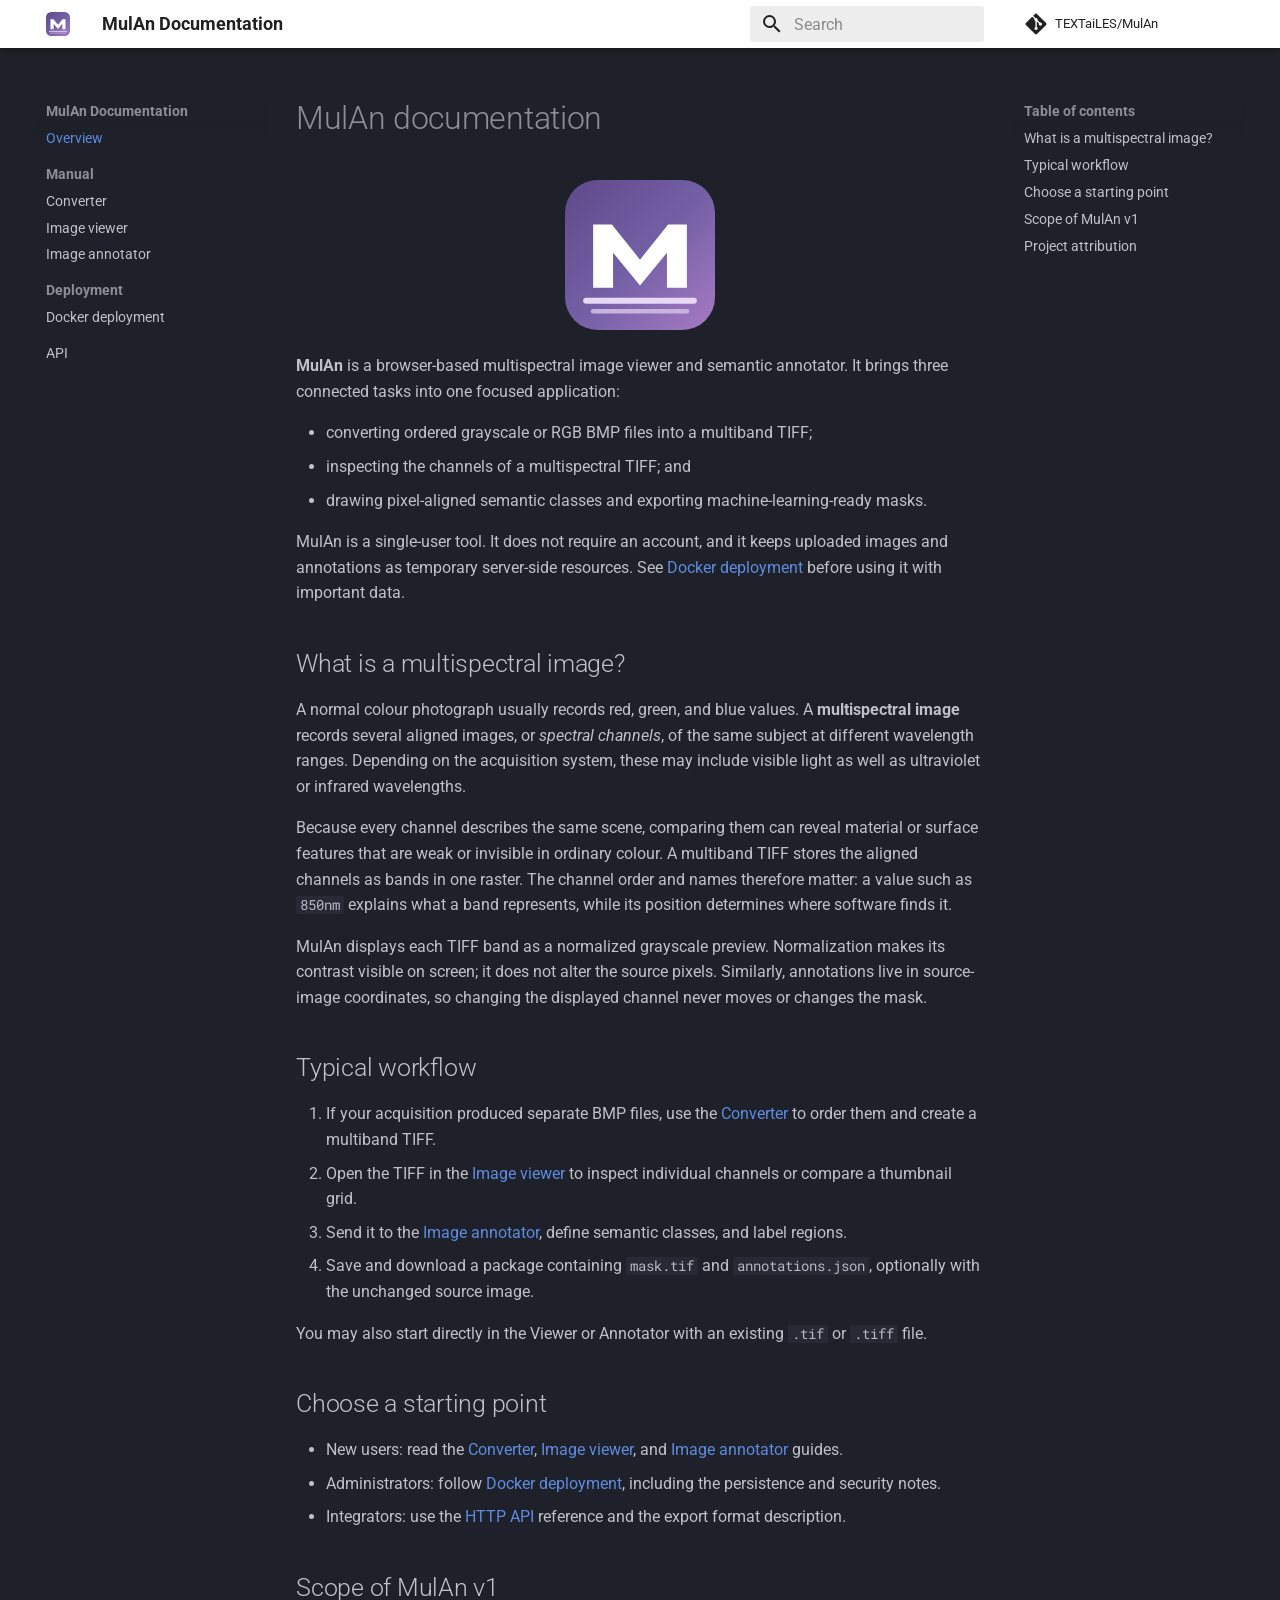
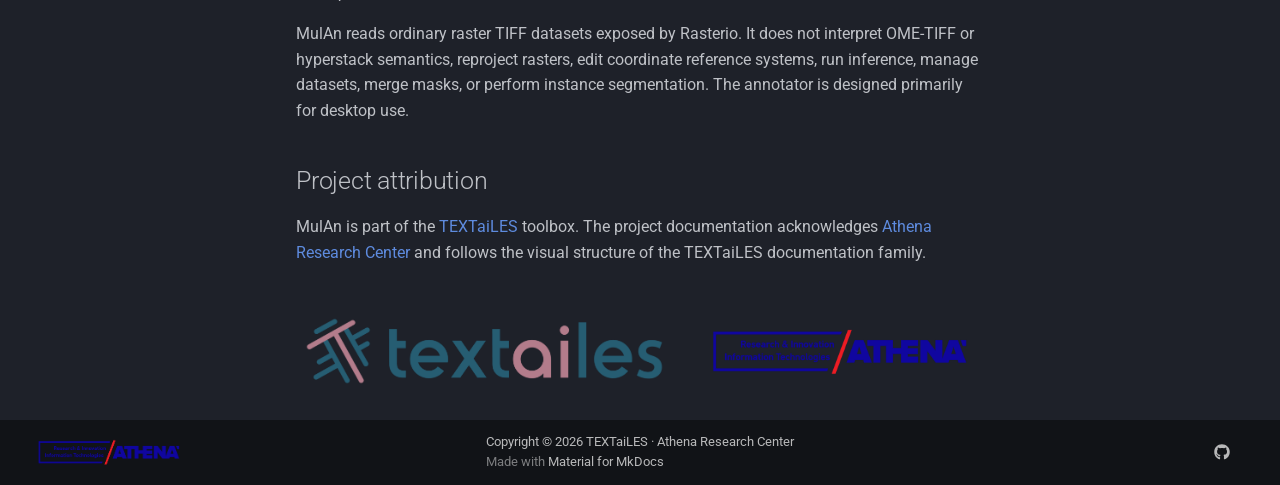
<file: index.html>
<!doctype html>
<html lang="en" class="no-js">
  <head>
    
      <meta charset="utf-8">
      <meta name="viewport" content="width=device-width,initial-scale=1">
      
        <meta name="description" content="User, deployment, and API documentation for the MulAn multispectral image viewer and annotator">
      
      
        <meta name="author" content="TEXTaiLES and Athena Research Center">
      
      
        <link rel="canonical" href="https://textailes.github.io/mulan-documentation/">
      
      
      
        <link rel="next" href="manual/converter/">
      
      
        
      
      
      <link rel="icon" href="assets/mulan-mark.svg">
      <meta name="generator" content="mkdocs-1.6.1, mkdocs-material-9.7.7">
    
    
      
        <title>MulAn Documentation</title>
      
    
    
      <link rel="stylesheet" href="assets/stylesheets/main.ec1eaa64.min.css">
      
        
        <link rel="stylesheet" href="assets/stylesheets/palette.ab4e12ef.min.css">
      
      


    
    
      
    
    
      
        
        
        <link rel="preconnect" href="https://fonts.gstatic.com" crossorigin>
        <link rel="stylesheet" href="https://fonts.googleapis.com/css?family=Roboto:300,300i,400,400i,700,700i%7CRoboto+Mono:400,400i,700,700i&display=fallback">
        <style>:root{--md-text-font:"Roboto";--md-code-font:"Roboto Mono"}</style>
      
    
    
      <link rel="stylesheet" href="stylesheets/extra.css">
    
    <script>__md_scope=new URL(".",location),__md_hash=e=>[...e].reduce(((e,_)=>(e<<5)-e+_.charCodeAt(0)),0),__md_get=(e,_=localStorage,t=__md_scope)=>JSON.parse(_.getItem(t.pathname+"."+e)),__md_set=(e,_,t=localStorage,a=__md_scope)=>{try{t.setItem(a.pathname+"."+e,JSON.stringify(_))}catch(e){}}</script>
    
      

    
    
  </head>
  
  
    
    
    
    
    
    <body dir="ltr" data-md-color-scheme="slate" data-md-color-primary="white" data-md-color-accent="indigo">
  
    
    <input class="md-toggle" data-md-toggle="drawer" type="checkbox" id="__drawer" autocomplete="off">
    <input class="md-toggle" data-md-toggle="search" type="checkbox" id="__search" autocomplete="off">
    <label class="md-overlay" for="__drawer"></label>
    <div data-md-component="skip">
      
        
        <a href="#mulan-documentation" class="md-skip">
          Skip to content
        </a>
      
    </div>
    <div data-md-component="announce">
      
    </div>
    
    
      

  

<header class="md-header md-header--shadow" data-md-component="header">
  <nav class="md-header__inner md-grid" aria-label="Header">
    <a href="." title="MulAn Documentation" class="md-header__button md-logo" aria-label="MulAn Documentation" data-md-component="logo">
      
  <img src="assets/mulan-mark.svg" alt="logo">

    </a>
    <label class="md-header__button md-icon" for="__drawer">
      
      <svg xmlns="http://www.w3.org/2000/svg" viewBox="0 0 24 24"><path d="M3 6h18v2H3zm0 5h18v2H3zm0 5h18v2H3z"/></svg>
    </label>
    <div class="md-header__title" data-md-component="header-title">
      <div class="md-header__ellipsis">
        <div class="md-header__topic">
          <span class="md-ellipsis">
            MulAn Documentation
          </span>
        </div>
        <div class="md-header__topic" data-md-component="header-topic">
          <span class="md-ellipsis">
            
              Overview
            
          </span>
        </div>
      </div>
    </div>
    
      
    
    
    
    
      
      
        <label class="md-header__button md-icon" for="__search">
          
          <svg xmlns="http://www.w3.org/2000/svg" viewBox="0 0 24 24"><path d="M9.5 3A6.5 6.5 0 0 1 16 9.5c0 1.61-.59 3.09-1.56 4.23l.27.27h.79l5 5-1.5 1.5-5-5v-.79l-.27-.27A6.52 6.52 0 0 1 9.5 16 6.5 6.5 0 0 1 3 9.5 6.5 6.5 0 0 1 9.5 3m0 2C7 5 5 7 5 9.5S7 14 9.5 14 14 12 14 9.5 12 5 9.5 5"/></svg>
        </label>
        <div class="md-search" data-md-component="search" role="dialog">
  <label class="md-search__overlay" for="__search"></label>
  <div class="md-search__inner" role="search">
    <form class="md-search__form" name="search">
      <input type="text" class="md-search__input" name="query" aria-label="Search" placeholder="Search" autocapitalize="off" autocorrect="off" autocomplete="off" spellcheck="false" data-md-component="search-query" required>
      <label class="md-search__icon md-icon" for="__search">
        
        <svg xmlns="http://www.w3.org/2000/svg" viewBox="0 0 24 24"><path d="M9.5 3A6.5 6.5 0 0 1 16 9.5c0 1.61-.59 3.09-1.56 4.23l.27.27h.79l5 5-1.5 1.5-5-5v-.79l-.27-.27A6.52 6.52 0 0 1 9.5 16 6.5 6.5 0 0 1 3 9.5 6.5 6.5 0 0 1 9.5 3m0 2C7 5 5 7 5 9.5S7 14 9.5 14 14 12 14 9.5 12 5 9.5 5"/></svg>
        
        <svg xmlns="http://www.w3.org/2000/svg" viewBox="0 0 24 24"><path d="M20 11v2H8l5.5 5.5-1.42 1.42L4.16 12l7.92-7.92L13.5 5.5 8 11z"/></svg>
      </label>
      <nav class="md-search__options" aria-label="Search">
        
        <button type="reset" class="md-search__icon md-icon" title="Clear" aria-label="Clear" tabindex="-1">
          
          <svg xmlns="http://www.w3.org/2000/svg" viewBox="0 0 24 24"><path d="M19 6.41 17.59 5 12 10.59 6.41 5 5 6.41 10.59 12 5 17.59 6.41 19 12 13.41 17.59 19 19 17.59 13.41 12z"/></svg>
        </button>
      </nav>
      
    </form>
    <div class="md-search__output">
      <div class="md-search__scrollwrap" tabindex="0" data-md-scrollfix>
        <div class="md-search-result" data-md-component="search-result">
          <div class="md-search-result__meta">
            Initializing search
          </div>
          <ol class="md-search-result__list" role="presentation"></ol>
        </div>
      </div>
    </div>
  </div>
</div>
      
    
    
      <div class="md-header__source">
        <a href="https://github.com/TEXTaiLES/MulAn" title="Go to repository" class="md-source" data-md-component="source">
  <div class="md-source__icon md-icon">
    
    <svg xmlns="http://www.w3.org/2000/svg" viewBox="0 0 448 512"><!--! Font Awesome Free 7.1.0 by @fontawesome - https://fontawesome.com License - https://fontawesome.com/license/free (Icons: CC BY 4.0, Fonts: SIL OFL 1.1, Code: MIT License) Copyright 2025 Fonticons, Inc.--><path d="M439.6 236.1 244 40.5c-5.4-5.5-12.8-8.5-20.4-8.5s-15 3-20.4 8.4L162.5 81l51.5 51.5c27.1-9.1 52.7 16.8 43.4 43.7l49.7 49.7c34.2-11.8 61.2 31 35.5 56.7-26.5 26.5-70.2-2.9-56-37.3L240.3 199v121.9c25.3 12.5 22.3 41.8 9.1 55-6.4 6.4-15.2 10.1-24.3 10.1s-17.8-3.6-24.3-10.1c-17.6-17.6-11.1-46.9 11.2-56v-123c-20.8-8.5-24.6-30.7-18.6-45L142.6 101 8.5 235.1C3 240.6 0 247.9 0 255.5s3 15 8.5 20.4l195.6 195.7c5.4 5.4 12.7 8.4 20.4 8.4s15-3 20.4-8.4l194.7-194.7c5.4-5.4 8.4-12.8 8.4-20.4s-3-15-8.4-20.4"/></svg>
  </div>
  <div class="md-source__repository">
    TEXTaiLES/MulAn
  </div>
</a>
      </div>
    
  </nav>
  
</header>
    
    <div class="md-container" data-md-component="container">
      
      
        
          
        
      
      <main class="md-main" data-md-component="main">
        <div class="md-main__inner md-grid">
          
            
              
              <div class="md-sidebar md-sidebar--primary" data-md-component="sidebar" data-md-type="navigation" >
                <div class="md-sidebar__scrollwrap">
                  <div class="md-sidebar__inner">
                    



<nav class="md-nav md-nav--primary" aria-label="Navigation" data-md-level="0">
  <label class="md-nav__title" for="__drawer">
    <a href="." title="MulAn Documentation" class="md-nav__button md-logo" aria-label="MulAn Documentation" data-md-component="logo">
      
  <img src="assets/mulan-mark.svg" alt="logo">

    </a>
    MulAn Documentation
  </label>
  
    <div class="md-nav__source">
      <a href="https://github.com/TEXTaiLES/MulAn" title="Go to repository" class="md-source" data-md-component="source">
  <div class="md-source__icon md-icon">
    
    <svg xmlns="http://www.w3.org/2000/svg" viewBox="0 0 448 512"><!--! Font Awesome Free 7.1.0 by @fontawesome - https://fontawesome.com License - https://fontawesome.com/license/free (Icons: CC BY 4.0, Fonts: SIL OFL 1.1, Code: MIT License) Copyright 2025 Fonticons, Inc.--><path d="M439.6 236.1 244 40.5c-5.4-5.5-12.8-8.5-20.4-8.5s-15 3-20.4 8.4L162.5 81l51.5 51.5c27.1-9.1 52.7 16.8 43.4 43.7l49.7 49.7c34.2-11.8 61.2 31 35.5 56.7-26.5 26.5-70.2-2.9-56-37.3L240.3 199v121.9c25.3 12.5 22.3 41.8 9.1 55-6.4 6.4-15.2 10.1-24.3 10.1s-17.8-3.6-24.3-10.1c-17.6-17.6-11.1-46.9 11.2-56v-123c-20.8-8.5-24.6-30.7-18.6-45L142.6 101 8.5 235.1C3 240.6 0 247.9 0 255.5s3 15 8.5 20.4l195.6 195.7c5.4 5.4 12.7 8.4 20.4 8.4s15-3 20.4-8.4l194.7-194.7c5.4-5.4 8.4-12.8 8.4-20.4s-3-15-8.4-20.4"/></svg>
  </div>
  <div class="md-source__repository">
    TEXTaiLES/MulAn
  </div>
</a>
    </div>
  
  <ul class="md-nav__list" data-md-scrollfix>
    
      
      
  
  
    
  
  
  
    <li class="md-nav__item md-nav__item--active">
      
      <input class="md-nav__toggle md-toggle" type="checkbox" id="__toc">
      
      
        
      
      
        <label class="md-nav__link md-nav__link--active" for="__toc">
          
  
  
  <span class="md-ellipsis">
    
  
    Overview
  

    
  </span>
  
  

          <span class="md-nav__icon md-icon"></span>
        </label>
      
      <a href="." class="md-nav__link md-nav__link--active">
        
  
  
  <span class="md-ellipsis">
    
  
    Overview
  

    
  </span>
  
  

      </a>
      
        

<nav class="md-nav md-nav--secondary" aria-label="Table of contents">
  
  
  
    
  
  
    <label class="md-nav__title" for="__toc">
      <span class="md-nav__icon md-icon"></span>
      Table of contents
    </label>
    <ul class="md-nav__list" data-md-component="toc" data-md-scrollfix>
      
        <li class="md-nav__item">
  <a href="#what-is-a-multispectral-image" class="md-nav__link">
    <span class="md-ellipsis">
      
        What is a multispectral image?
      
    </span>
  </a>
  
</li>
      
        <li class="md-nav__item">
  <a href="#typical-workflow" class="md-nav__link">
    <span class="md-ellipsis">
      
        Typical workflow
      
    </span>
  </a>
  
</li>
      
        <li class="md-nav__item">
  <a href="#choose-a-starting-point" class="md-nav__link">
    <span class="md-ellipsis">
      
        Choose a starting point
      
    </span>
  </a>
  
</li>
      
        <li class="md-nav__item">
  <a href="#scope-of-mulan-v1" class="md-nav__link">
    <span class="md-ellipsis">
      
        Scope of MulAn v1
      
    </span>
  </a>
  
</li>
      
        <li class="md-nav__item">
  <a href="#project-attribution" class="md-nav__link">
    <span class="md-ellipsis">
      
        Project attribution
      
    </span>
  </a>
  
</li>
      
    </ul>
  
</nav>
      
    </li>
  

    
      
      
  
  
  
  
    
    
    
    
      
        
        
      
    
    
    <li class="md-nav__item md-nav__item--section md-nav__item--nested">
      
        
        
        <input class="md-nav__toggle md-toggle " type="checkbox" id="__nav_2" >
        
          
          <label class="md-nav__link" for="__nav_2" id="__nav_2_label" tabindex="">
            
  
  
  <span class="md-ellipsis">
    
  
    Manual
  

    
  </span>
  
  

            <span class="md-nav__icon md-icon"></span>
          </label>
        
        <nav class="md-nav" data-md-level="1" aria-labelledby="__nav_2_label" aria-expanded="false">
          <label class="md-nav__title" for="__nav_2">
            <span class="md-nav__icon md-icon"></span>
            
  
    Manual
  

          </label>
          <ul class="md-nav__list" data-md-scrollfix>
            
              
                
  
  
  
  
    <li class="md-nav__item">
      <a href="manual/converter/" class="md-nav__link">
        
  
  
  <span class="md-ellipsis">
    
  
    Converter
  

    
  </span>
  
  

      </a>
    </li>
  

              
            
              
                
  
  
  
  
    <li class="md-nav__item">
      <a href="manual/image-viewer/" class="md-nav__link">
        
  
  
  <span class="md-ellipsis">
    
  
    Image viewer
  

    
  </span>
  
  

      </a>
    </li>
  

              
            
              
                
  
  
  
  
    <li class="md-nav__item">
      <a href="manual/image-annotator/" class="md-nav__link">
        
  
  
  <span class="md-ellipsis">
    
  
    Image annotator
  

    
  </span>
  
  

      </a>
    </li>
  

              
            
          </ul>
        </nav>
      
    </li>
  

    
      
      
  
  
  
  
    
    
    
    
      
        
        
      
    
    
    <li class="md-nav__item md-nav__item--section md-nav__item--nested">
      
        
        
        <input class="md-nav__toggle md-toggle " type="checkbox" id="__nav_3" >
        
          
          <label class="md-nav__link" for="__nav_3" id="__nav_3_label" tabindex="">
            
  
  
  <span class="md-ellipsis">
    
  
    Deployment
  

    
  </span>
  
  

            <span class="md-nav__icon md-icon"></span>
          </label>
        
        <nav class="md-nav" data-md-level="1" aria-labelledby="__nav_3_label" aria-expanded="false">
          <label class="md-nav__title" for="__nav_3">
            <span class="md-nav__icon md-icon"></span>
            
  
    Deployment
  

          </label>
          <ul class="md-nav__list" data-md-scrollfix>
            
              
                
  
  
  
  
    <li class="md-nav__item">
      <a href="deployment/docker/" class="md-nav__link">
        
  
  
  <span class="md-ellipsis">
    
  
    Docker deployment
  

    
  </span>
  
  

      </a>
    </li>
  

              
            
          </ul>
        </nav>
      
    </li>
  

    
      
      
  
  
  
  
    <li class="md-nav__item">
      <a href="api/" class="md-nav__link">
        
  
  
  <span class="md-ellipsis">
    
  
    API
  

    
  </span>
  
  

      </a>
    </li>
  

    
  </ul>
</nav>
                  </div>
                </div>
              </div>
            
            
              
              <div class="md-sidebar md-sidebar--secondary" data-md-component="sidebar" data-md-type="toc" >
                <div class="md-sidebar__scrollwrap">
                  <div class="md-sidebar__inner">
                    

<nav class="md-nav md-nav--secondary" aria-label="Table of contents">
  
  
  
    
  
  
    <label class="md-nav__title" for="__toc">
      <span class="md-nav__icon md-icon"></span>
      Table of contents
    </label>
    <ul class="md-nav__list" data-md-component="toc" data-md-scrollfix>
      
        <li class="md-nav__item">
  <a href="#what-is-a-multispectral-image" class="md-nav__link">
    <span class="md-ellipsis">
      
        What is a multispectral image?
      
    </span>
  </a>
  
</li>
      
        <li class="md-nav__item">
  <a href="#typical-workflow" class="md-nav__link">
    <span class="md-ellipsis">
      
        Typical workflow
      
    </span>
  </a>
  
</li>
      
        <li class="md-nav__item">
  <a href="#choose-a-starting-point" class="md-nav__link">
    <span class="md-ellipsis">
      
        Choose a starting point
      
    </span>
  </a>
  
</li>
      
        <li class="md-nav__item">
  <a href="#scope-of-mulan-v1" class="md-nav__link">
    <span class="md-ellipsis">
      
        Scope of MulAn v1
      
    </span>
  </a>
  
</li>
      
        <li class="md-nav__item">
  <a href="#project-attribution" class="md-nav__link">
    <span class="md-ellipsis">
      
        Project attribution
      
    </span>
  </a>
  
</li>
      
    </ul>
  
</nav>
                  </div>
                </div>
              </div>
            
          
          
            <div class="md-content" data-md-component="content">
              
              <article class="md-content__inner md-typeset">
                
                  


  
  


<h1 id="mulan-documentation">MulAn documentation<a class="headerlink" href="#mulan-documentation" title="Permanent link">&para;</a></h1>
<p align="center">
  <img src="assets/mulan-mark.svg" alt="MulAn" width="150"/>
</p>

<p><strong>MulAn</strong> is a browser-based multispectral image viewer and semantic annotator. It brings three connected tasks into one focused application:</p>
<ul>
<li>converting ordered grayscale or RGB BMP files into a multiband TIFF;</li>
<li>inspecting the channels of a multispectral TIFF; and</li>
<li>drawing pixel-aligned semantic classes and exporting machine-learning-ready masks.</li>
</ul>
<p>MulAn is a single-user tool. It does not require an account, and it keeps uploaded images and annotations as temporary server-side resources. See <a href="deployment/docker/#data-and-resource-lifetime">Docker deployment</a> before using it with important data.</p>
<h2 id="what-is-a-multispectral-image">What is a multispectral image?<a class="headerlink" href="#what-is-a-multispectral-image" title="Permanent link">&para;</a></h2>
<p>A normal colour photograph usually records red, green, and blue values. A <strong>multispectral image</strong> records several aligned images, or <em>spectral channels</em>, of the same subject at different wavelength ranges. Depending on the acquisition system, these may include visible light as well as ultraviolet or infrared wavelengths.</p>
<p>Because every channel describes the same scene, comparing them can reveal material or surface features that are weak or invisible in ordinary colour. A multiband TIFF stores the aligned channels as bands in one raster. The channel order and names therefore matter: a value such as <code>850nm</code> explains what a band represents, while its position determines where software finds it.</p>
<p>MulAn displays each TIFF band as a normalized grayscale preview. Normalization makes its contrast visible on screen; it does not alter the source pixels. Similarly, annotations live in source-image coordinates, so changing the displayed channel never moves or changes the mask.</p>
<h2 id="typical-workflow">Typical workflow<a class="headerlink" href="#typical-workflow" title="Permanent link">&para;</a></h2>
<ol>
<li>If your acquisition produced separate BMP files, use the <a href="manual/converter/">Converter</a> to order them and create a multiband TIFF.</li>
<li>Open the TIFF in the <a href="manual/image-viewer/">Image viewer</a> to inspect individual channels or compare a thumbnail grid.</li>
<li>Send it to the <a href="manual/image-annotator/">Image annotator</a>, define semantic classes, and label regions.</li>
<li>Save and download a package containing <code>mask.tif</code> and <code>annotations.json</code>, optionally with the unchanged source image.</li>
</ol>
<p>You may also start directly in the Viewer or Annotator with an existing <code>.tif</code> or <code>.tiff</code> file.</p>
<h2 id="choose-a-starting-point">Choose a starting point<a class="headerlink" href="#choose-a-starting-point" title="Permanent link">&para;</a></h2>
<ul>
<li>New users: read the <a href="manual/converter/">Converter</a>, <a href="manual/image-viewer/">Image viewer</a>, and <a href="manual/image-annotator/">Image annotator</a> guides.</li>
<li>Administrators: follow <a href="deployment/docker/">Docker deployment</a>, including the persistence and security notes.</li>
<li>Integrators: use the <a href="api/">HTTP API</a> reference and the export format description.</li>
</ul>
<h2 id="scope-of-mulan-v1">Scope of MulAn v1<a class="headerlink" href="#scope-of-mulan-v1" title="Permanent link">&para;</a></h2>
<p>MulAn reads ordinary raster TIFF datasets exposed by Rasterio. It does not interpret OME-TIFF or hyperstack semantics, reproject rasters, edit coordinate reference systems, run inference, manage datasets, merge masks, or perform instance segmentation. The annotator is designed primarily for desktop use.</p>
<h2 id="project-attribution">Project attribution<a class="headerlink" href="#project-attribution" title="Permanent link">&para;</a></h2>
<p>MulAn is part of the <a href="https://www.echoes-eccch.eu/textailes/">TEXTaiLES</a> toolbox. The project documentation acknowledges <a href="https://www.athenarc.gr/">Athena Research Center</a> and follows the visual structure of the TEXTaiLES documentation family.</p>
<div class="project-logos">
  <a href="https://www.echoes-eccch.eu/textailes/" target="_blank" rel="noopener">
    <img src="assets/Logo-Textailes-Colour-RGB-Hor.png" alt="TEXTaiLES"/>
  </a>
  <a href="https://www.athenarc.gr/" target="_blank" rel="noopener">
    <img src="assets/athenarc-logo.png" alt="Athena Research Center"/>
  </a>
</div>












                
              </article>
            </div>
          
          
<script>var target=document.getElementById(location.hash.slice(1));target&&target.name&&(target.checked=target.name.startsWith("__tabbed_"))</script>
        </div>
        
          <button type="button" class="md-top md-icon" data-md-component="top" hidden>
  
  <svg xmlns="http://www.w3.org/2000/svg" viewBox="0 0 24 24"><path d="M13 20h-2V8l-5.5 5.5-1.42-1.42L12 4.16l7.92 7.92-1.42 1.42L13 8z"/></svg>
  Back to top
</button>
        
      </main>
      
        <footer class="md-footer">
  
  <div class="md-footer-meta md-typeset">
    <div class="md-footer-meta__inner md-grid">
      <div class="md-copyright">
  
    <div class="md-copyright__highlight">
      Copyright &copy; 2026 TEXTaiLES &middot; Athena Research Center
    </div>
  
  
    Made with
    <a href="https://squidfunk.github.io/mkdocs-material/" target="_blank" rel="noopener">
      Material for MkDocs
    </a>
  
</div>
      
        
<div class="md-social">
  
    
    
    
    
      
      
    
    <a href="https://github.com/TEXTaiLES/MulAn" target="_blank" rel="noopener" title="github.com" class="md-social__link">
      <svg xmlns="http://www.w3.org/2000/svg" viewBox="0 0 512 512"><!--! Font Awesome Free 7.1.0 by @fontawesome - https://fontawesome.com License - https://fontawesome.com/license/free (Icons: CC BY 4.0, Fonts: SIL OFL 1.1, Code: MIT License) Copyright 2025 Fonticons, Inc.--><path d="M173.9 397.4c0 2-2.3 3.6-5.2 3.6-3.3.3-5.6-1.3-5.6-3.6 0-2 2.3-3.6 5.2-3.6 3-.3 5.6 1.3 5.6 3.6m-31.1-4.5c-.7 2 1.3 4.3 4.3 4.9 2.6 1 5.6 0 6.2-2s-1.3-4.3-4.3-5.2c-2.6-.7-5.5.3-6.2 2.3m44.2-1.7c-2.9.7-4.9 2.6-4.6 4.9.3 2 2.9 3.3 5.9 2.6 2.9-.7 4.9-2.6 4.6-4.6-.3-1.9-3-3.2-5.9-2.9M252.8 8C114.1 8 8 113.3 8 252c0 110.9 69.8 205.8 169.5 239.2 12.8 2.3 17.3-5.6 17.3-12.1 0-6.2-.3-40.4-.3-61.4 0 0-70 15-84.7-29.8 0 0-11.4-29.1-27.8-36.6 0 0-22.9-15.7 1.6-15.4 0 0 24.9 2 38.6 25.8 21.9 38.6 58.6 27.5 72.9 20.9 2.3-16 8.8-27.1 16-33.7-55.9-6.2-112.3-14.3-112.3-110.5 0-27.5 7.6-41.3 23.6-58.9-2.6-6.5-11.1-33.3 2.6-67.9 20.9-6.5 69 27 69 27 20-5.6 41.5-8.5 62.8-8.5s42.8 2.9 62.8 8.5c0 0 48.1-33.6 69-27 13.7 34.7 5.2 61.4 2.6 67.9 16 17.7 25.8 31.5 25.8 58.9 0 96.5-58.9 104.2-114.8 110.5 9.2 7.9 17 22.9 17 46.4 0 33.7-.3 75.4-.3 83.6 0 6.5 4.6 14.4 17.3 12.1C436.2 457.8 504 362.9 504 252 504 113.3 391.5 8 252.8 8M105.2 352.9c-1.3 1-1 3.3.7 5.2 1.6 1.6 3.9 2.3 5.2 1 1.3-1 1-3.3-.7-5.2-1.6-1.6-3.9-2.3-5.2-1m-10.8-8.1c-.7 1.3.3 2.9 2.3 3.9 1.6 1 3.6.7 4.3-.7.7-1.3-.3-2.9-2.3-3.9-2-.6-3.6-.3-4.3.7m32.4 35.6c-1.6 1.3-1 4.3 1.3 6.2 2.3 2.3 5.2 2.6 6.5 1 1.3-1.3.7-4.3-1.3-6.2-2.2-2.3-5.2-2.6-6.5-1m-11.4-14.7c-1.6 1-1.6 3.6 0 5.9s4.3 3.3 5.6 2.3c1.6-1.3 1.6-3.9 0-6.2-1.4-2.3-4-3.3-5.6-2"/></svg>
    </a>
  
</div>
      
    </div>
  </div>
</footer>
      
    </div>
    <div class="md-dialog" data-md-component="dialog">
      <div class="md-dialog__inner md-typeset"></div>
    </div>
    
    
    
      
      
      <script id="__config" type="application/json">{"annotate": null, "base": ".", "features": ["navigation.sections", "navigation.top", "content.code.copy"], "search": "assets/javascripts/workers/search.2c215733.min.js", "tags": null, "translations": {"clipboard.copied": "Copied to clipboard", "clipboard.copy": "Copy to clipboard", "search.result.more.one": "1 more on this page", "search.result.more.other": "# more on this page", "search.result.none": "No matching documents", "search.result.one": "1 matching document", "search.result.other": "# matching documents", "search.result.placeholder": "Type to start searching", "search.result.term.missing": "Missing", "select.version": "Select version"}, "version": null}</script>
    
    
      <script src="assets/javascripts/bundle.d7400e89.min.js"></script>
      
        <script src="javascripts/extra.js"></script>
      
    
  </body>
</html>
</file>
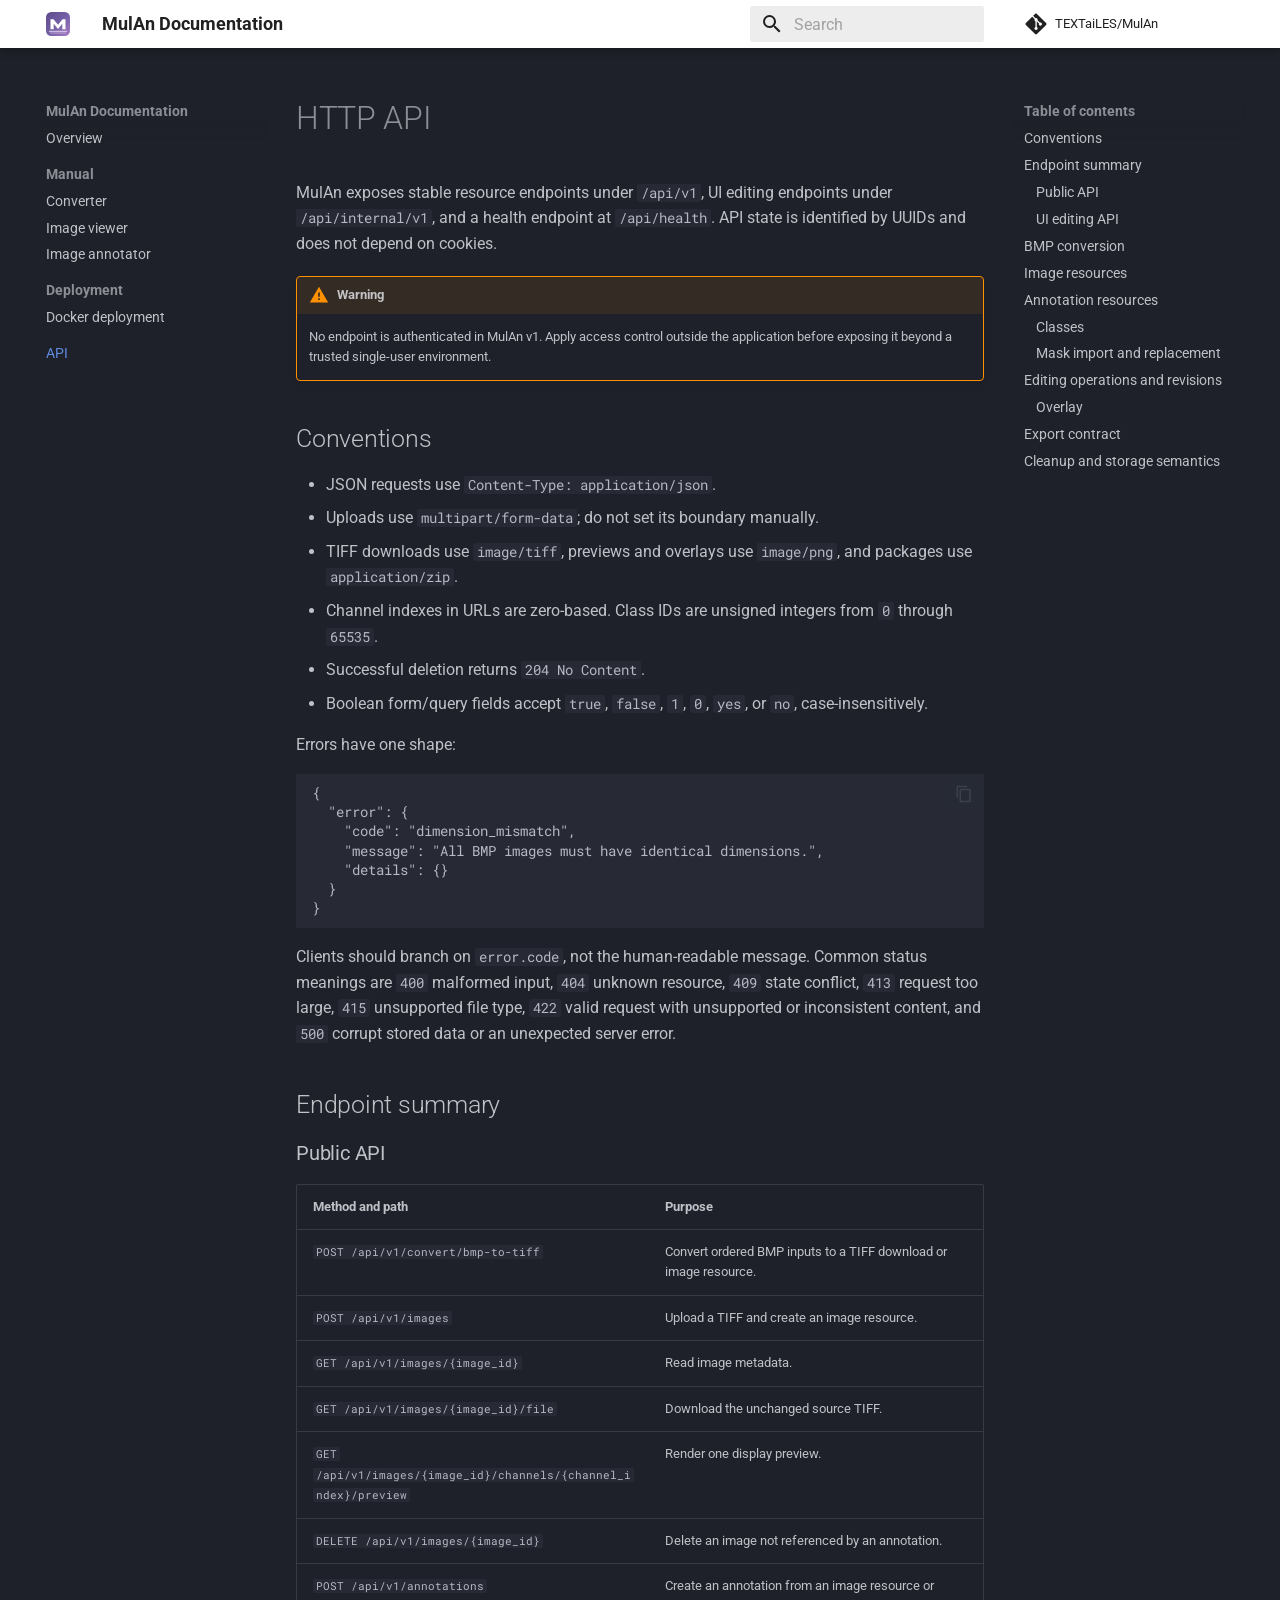
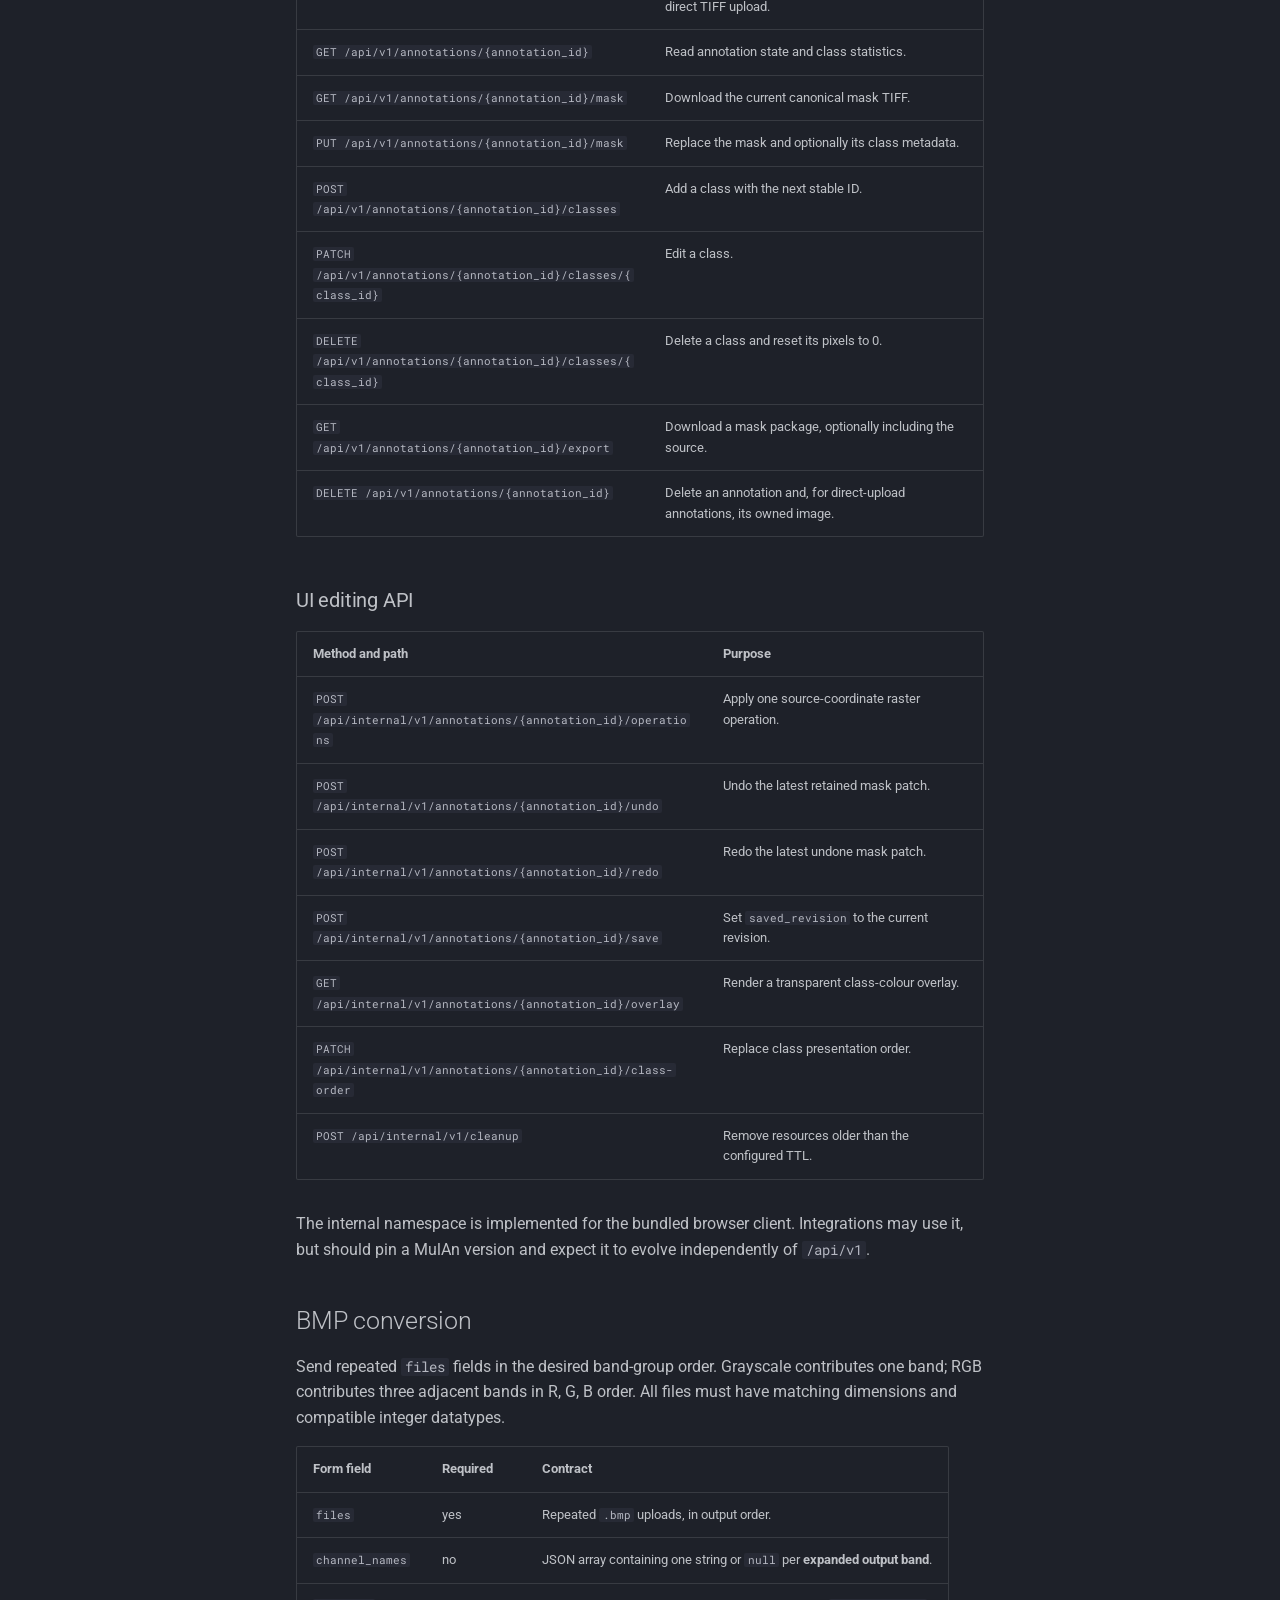
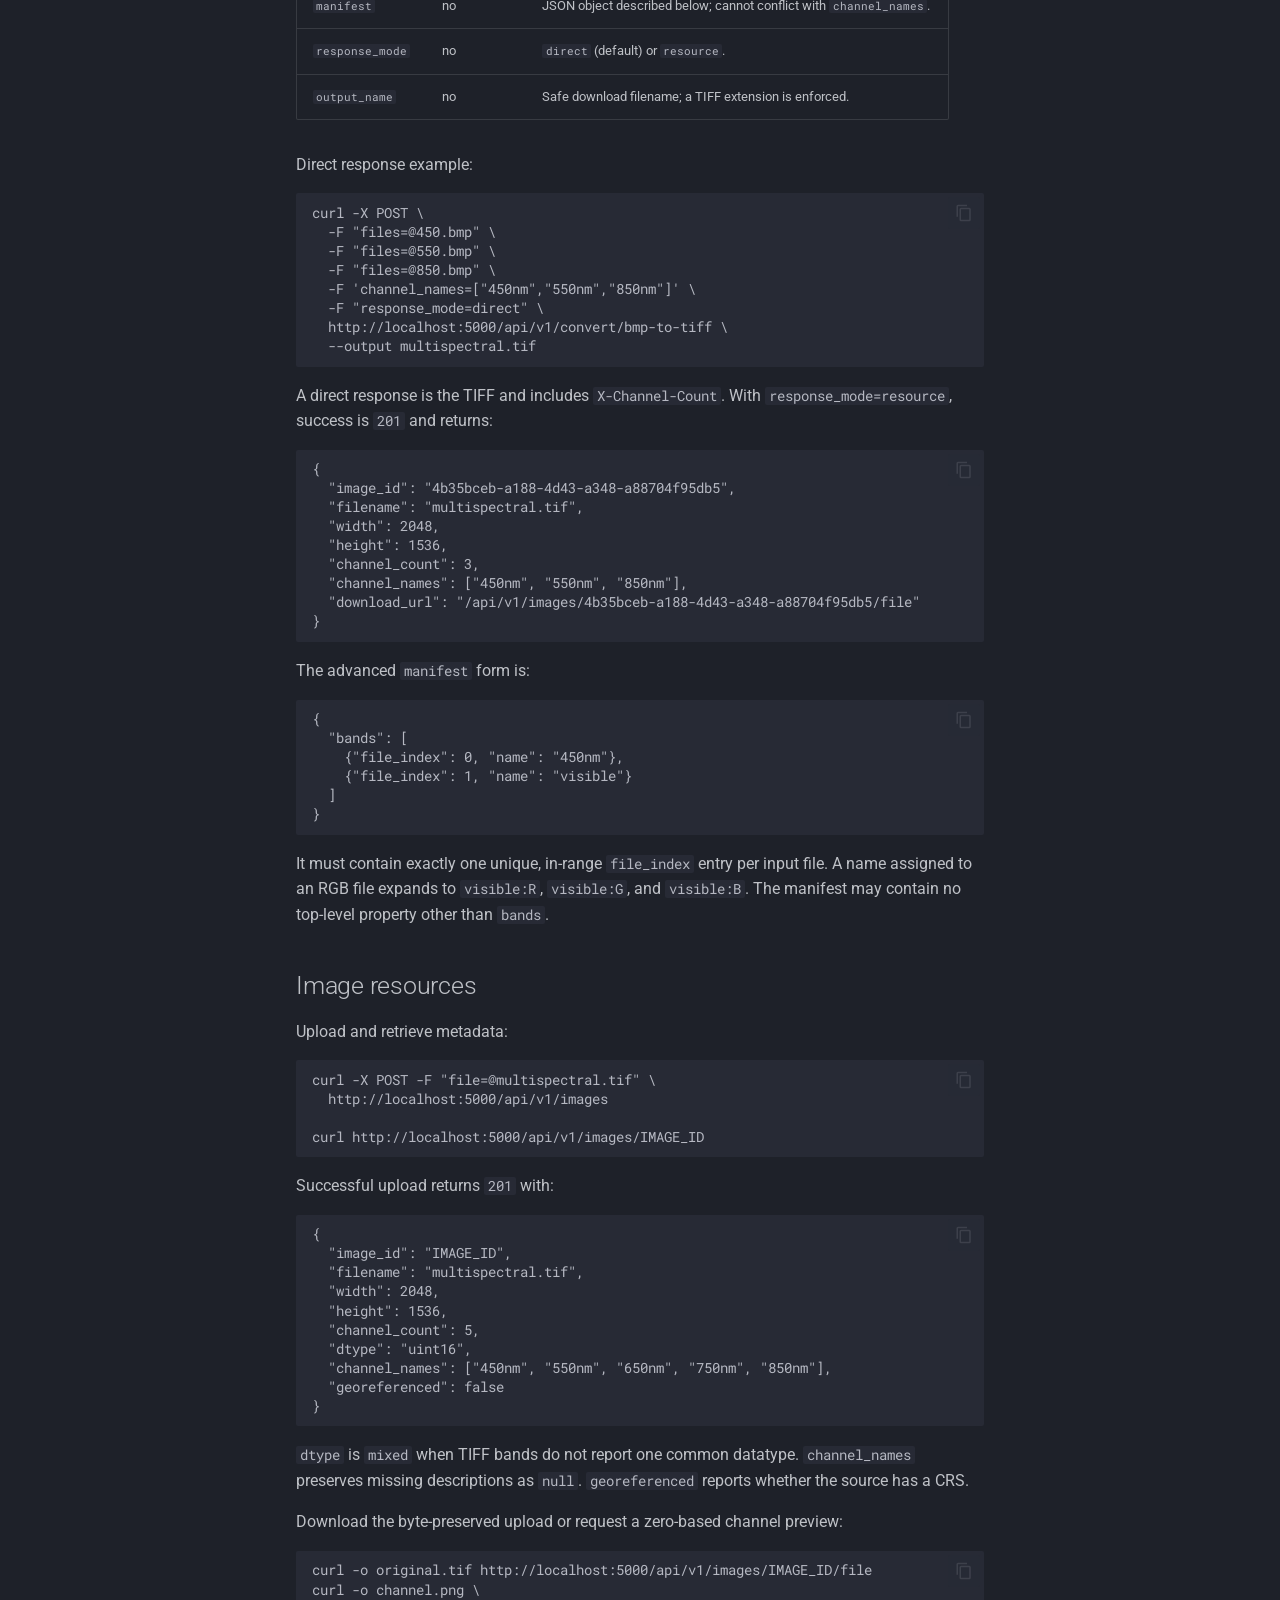
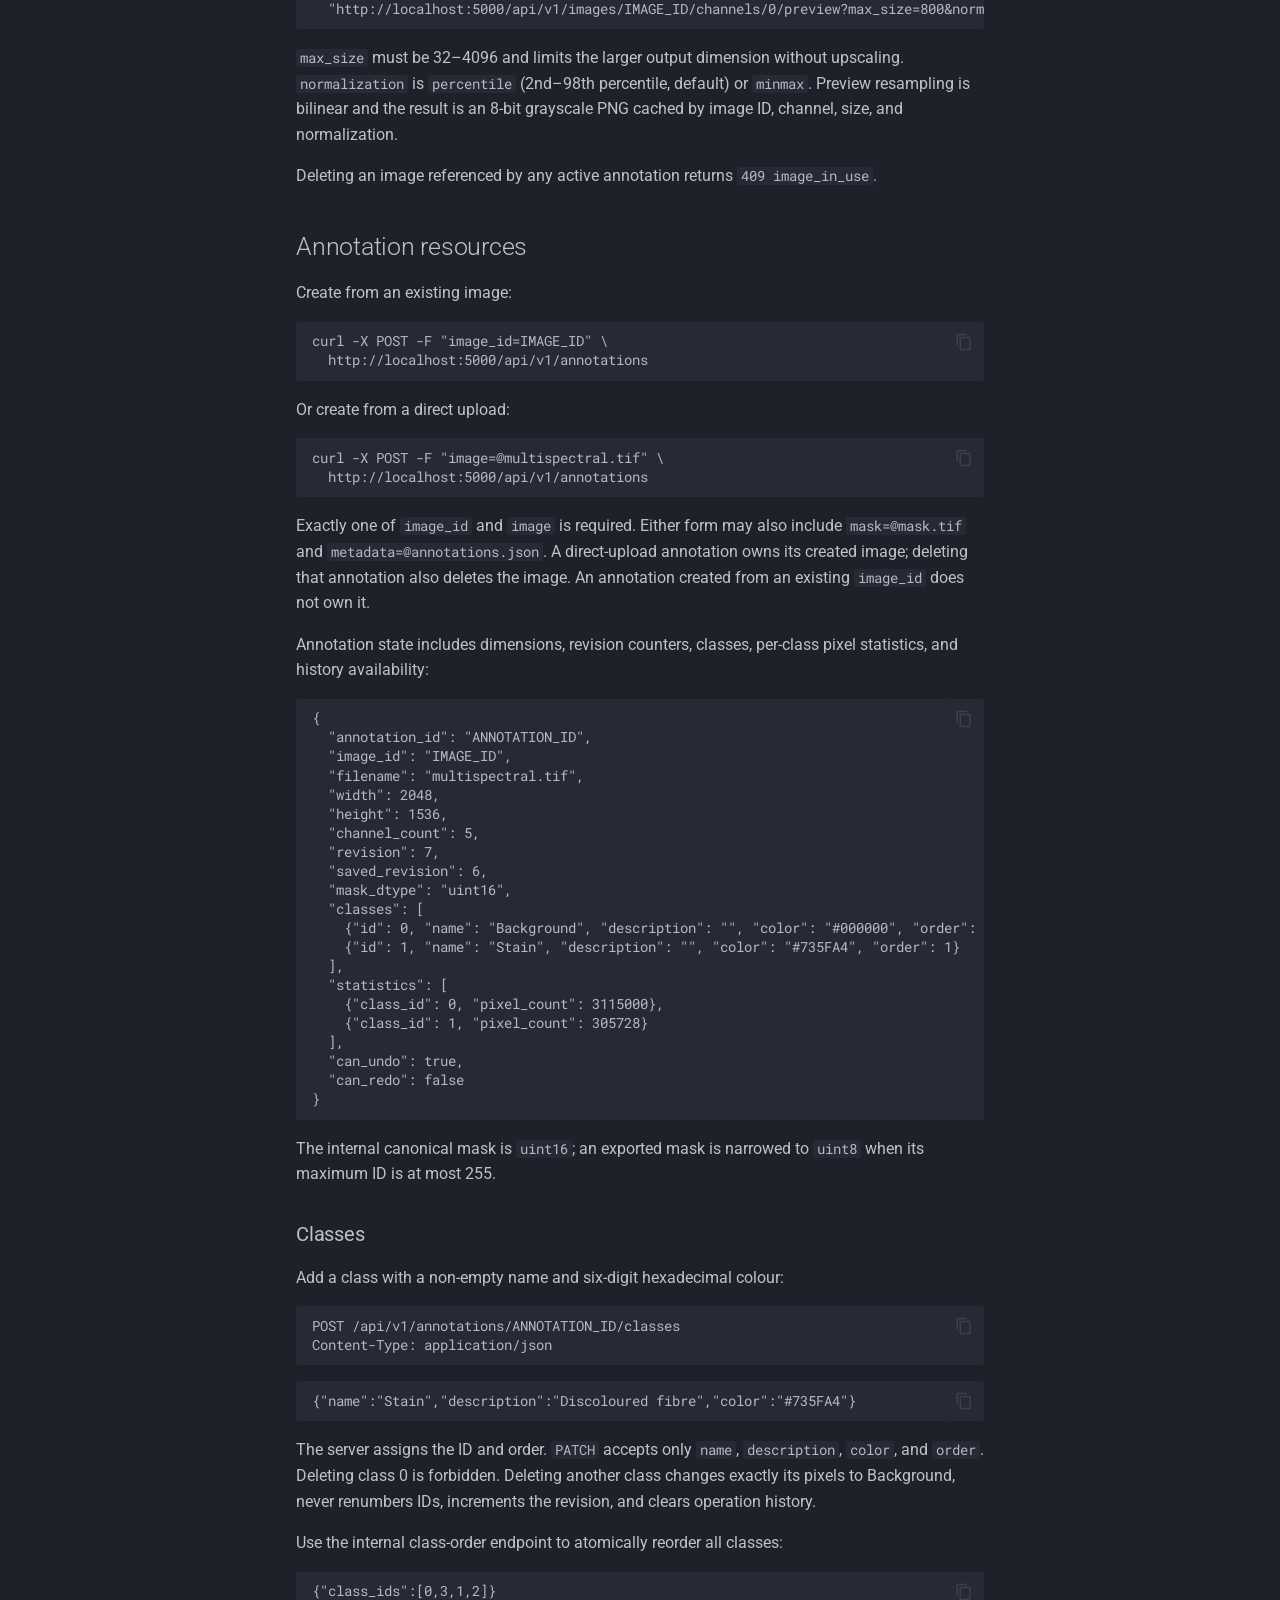
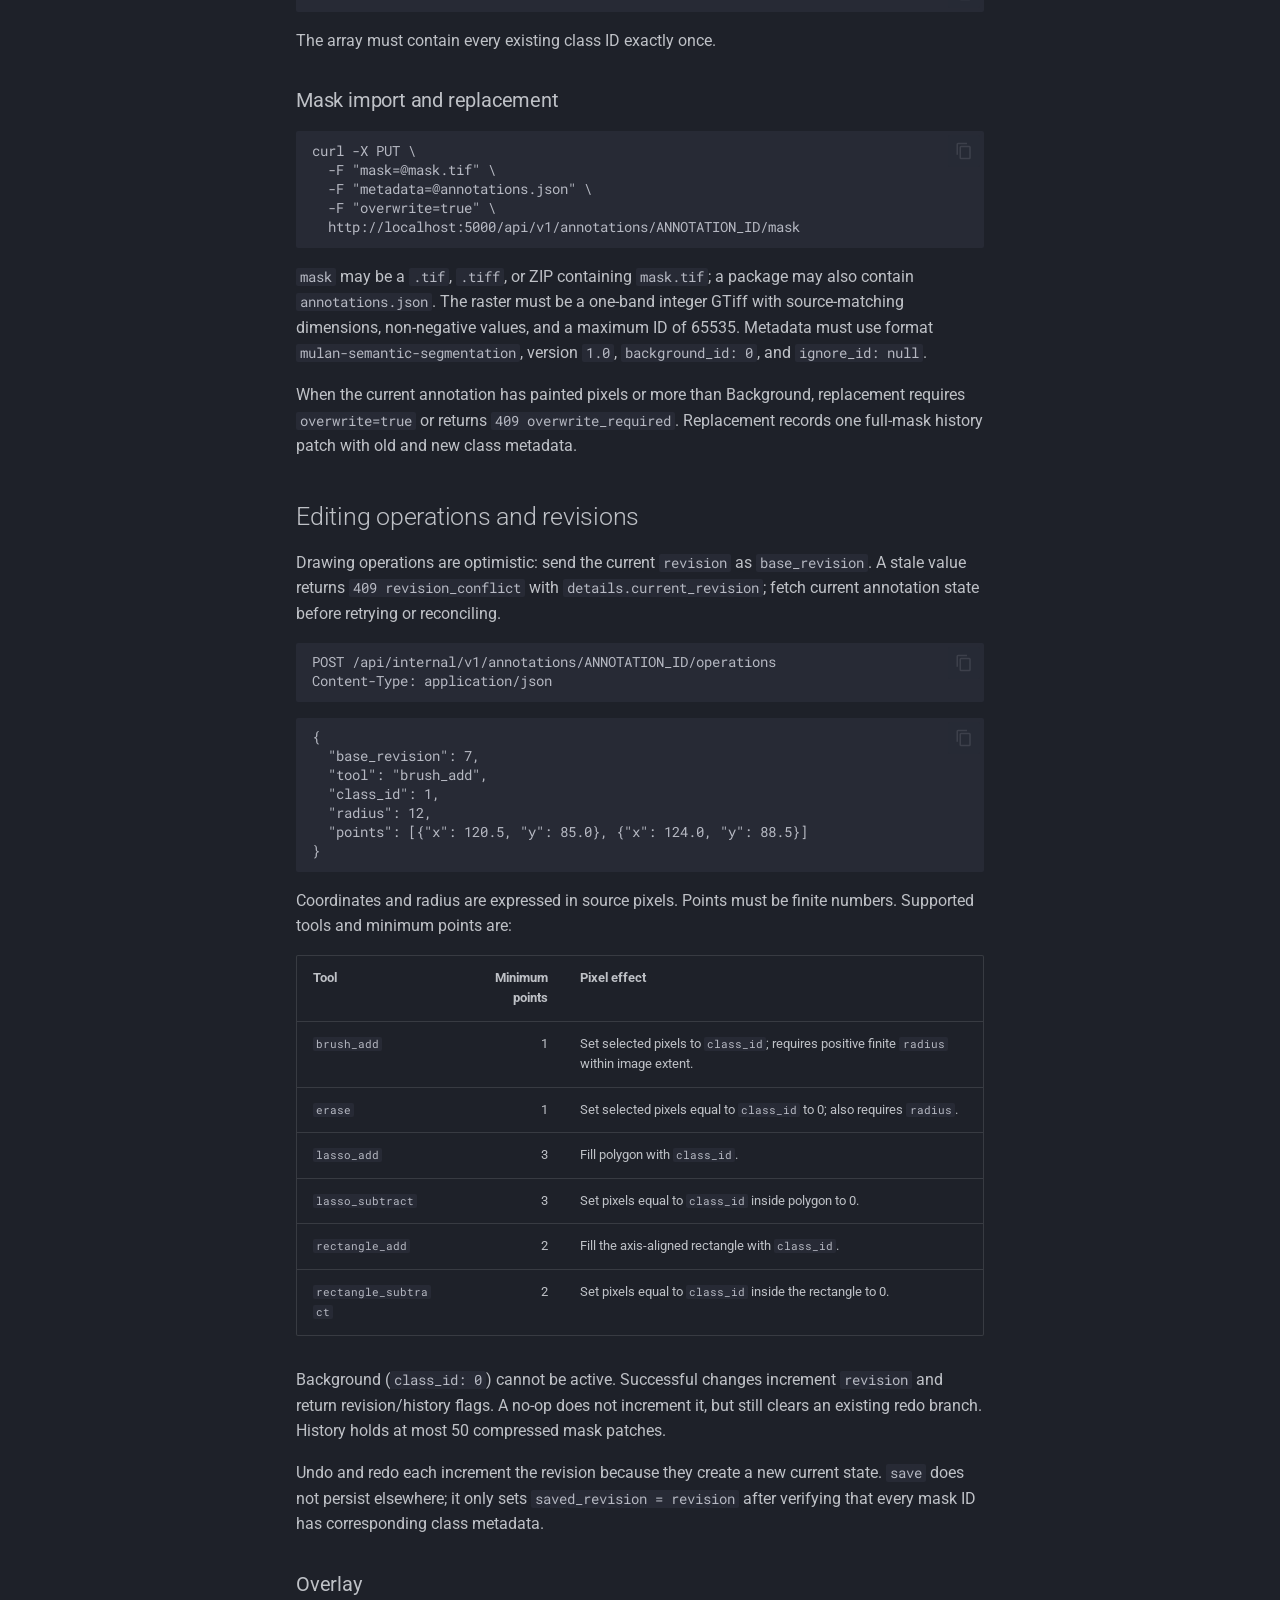
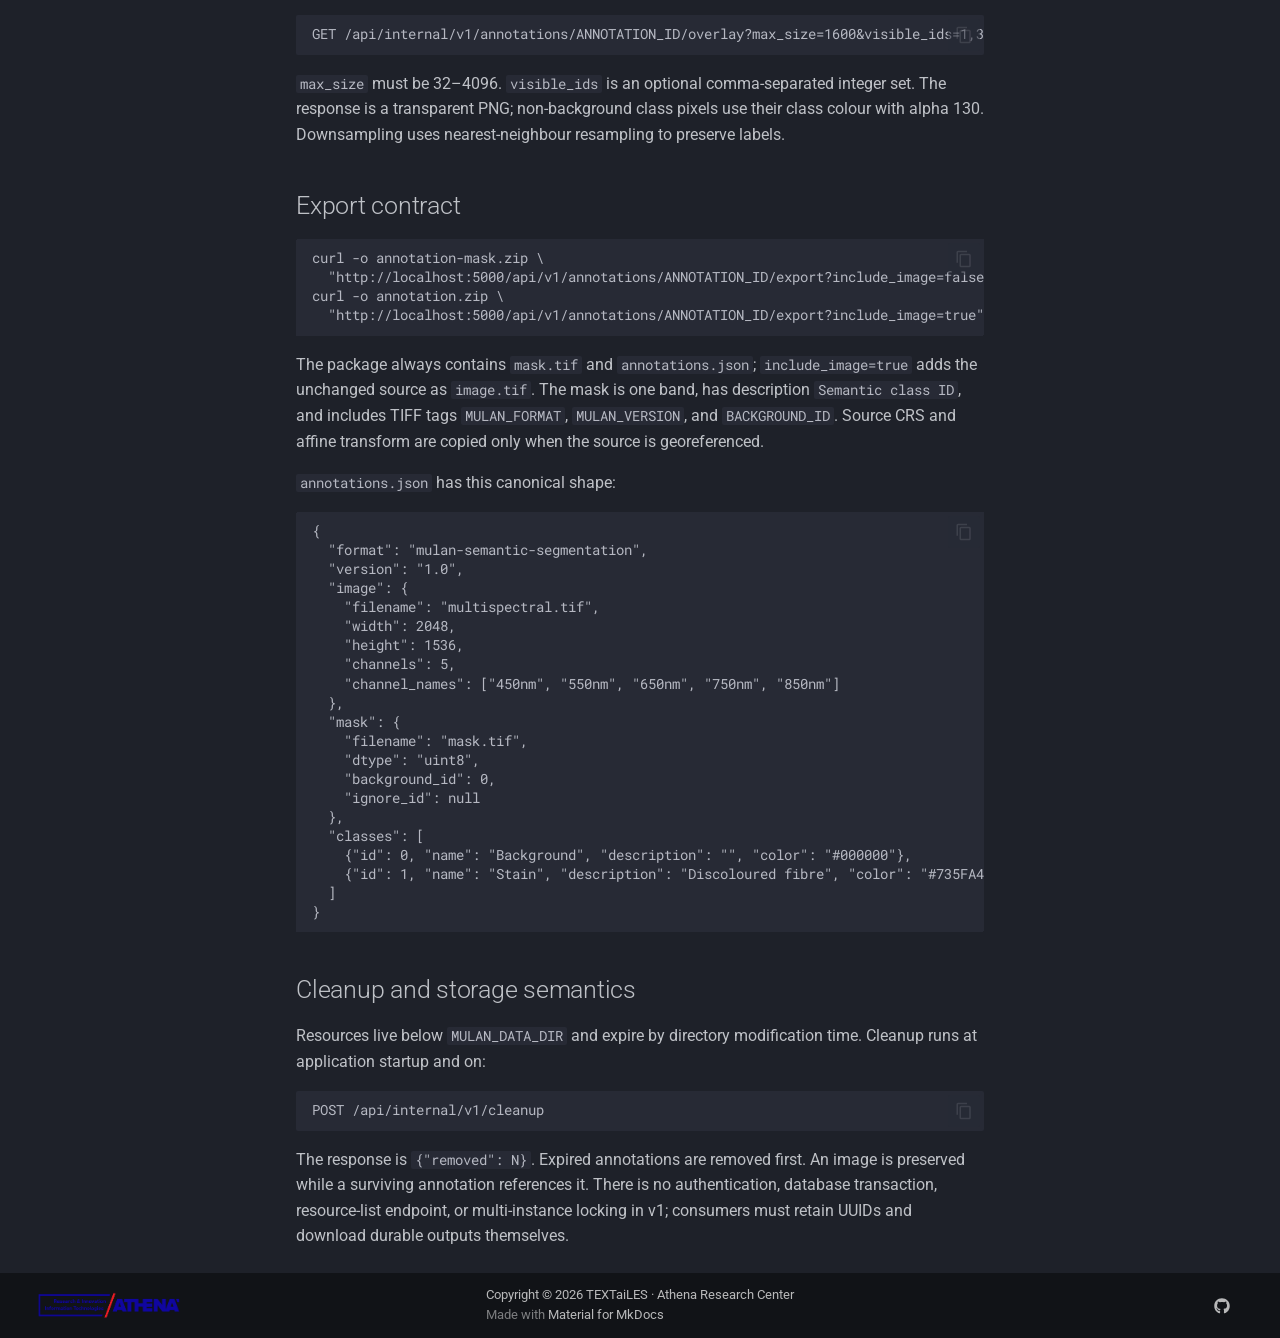
<file: api/index.html>
<!doctype html>
<html lang="en" class="no-js">
  <head>
    
      <meta charset="utf-8">
      <meta name="viewport" content="width=device-width,initial-scale=1">
      
        <meta name="description" content="User, deployment, and API documentation for the MulAn multispectral image viewer and annotator">
      
      
        <meta name="author" content="TEXTaiLES and Athena Research Center">
      
      
        <link rel="canonical" href="https://textailes.github.io/mulan-documentation/api/">
      
      
        <link rel="prev" href="../deployment/docker/">
      
      
      
        
      
      
      <link rel="icon" href="../assets/mulan-mark.svg">
      <meta name="generator" content="mkdocs-1.6.1, mkdocs-material-9.7.7">
    
    
      
        <title>API - MulAn Documentation</title>
      
    
    
      <link rel="stylesheet" href="../assets/stylesheets/main.ec1eaa64.min.css">
      
        
        <link rel="stylesheet" href="../assets/stylesheets/palette.ab4e12ef.min.css">
      
      


    
    
      
    
    
      
        
        
        <link rel="preconnect" href="https://fonts.gstatic.com" crossorigin>
        <link rel="stylesheet" href="https://fonts.googleapis.com/css?family=Roboto:300,300i,400,400i,700,700i%7CRoboto+Mono:400,400i,700,700i&display=fallback">
        <style>:root{--md-text-font:"Roboto";--md-code-font:"Roboto Mono"}</style>
      
    
    
      <link rel="stylesheet" href="../stylesheets/extra.css">
    
    <script>__md_scope=new URL("..",location),__md_hash=e=>[...e].reduce(((e,_)=>(e<<5)-e+_.charCodeAt(0)),0),__md_get=(e,_=localStorage,t=__md_scope)=>JSON.parse(_.getItem(t.pathname+"."+e)),__md_set=(e,_,t=localStorage,a=__md_scope)=>{try{t.setItem(a.pathname+"."+e,JSON.stringify(_))}catch(e){}}</script>
    
      

    
    
  </head>
  
  
    
    
    
    
    
    <body dir="ltr" data-md-color-scheme="slate" data-md-color-primary="white" data-md-color-accent="indigo">
  
    
    <input class="md-toggle" data-md-toggle="drawer" type="checkbox" id="__drawer" autocomplete="off">
    <input class="md-toggle" data-md-toggle="search" type="checkbox" id="__search" autocomplete="off">
    <label class="md-overlay" for="__drawer"></label>
    <div data-md-component="skip">
      
        
        <a href="#http-api" class="md-skip">
          Skip to content
        </a>
      
    </div>
    <div data-md-component="announce">
      
    </div>
    
    
      

  

<header class="md-header md-header--shadow" data-md-component="header">
  <nav class="md-header__inner md-grid" aria-label="Header">
    <a href=".." title="MulAn Documentation" class="md-header__button md-logo" aria-label="MulAn Documentation" data-md-component="logo">
      
  <img src="../assets/mulan-mark.svg" alt="logo">

    </a>
    <label class="md-header__button md-icon" for="__drawer">
      
      <svg xmlns="http://www.w3.org/2000/svg" viewBox="0 0 24 24"><path d="M3 6h18v2H3zm0 5h18v2H3zm0 5h18v2H3z"/></svg>
    </label>
    <div class="md-header__title" data-md-component="header-title">
      <div class="md-header__ellipsis">
        <div class="md-header__topic">
          <span class="md-ellipsis">
            MulAn Documentation
          </span>
        </div>
        <div class="md-header__topic" data-md-component="header-topic">
          <span class="md-ellipsis">
            
              API
            
          </span>
        </div>
      </div>
    </div>
    
      
    
    
    
    
      
      
        <label class="md-header__button md-icon" for="__search">
          
          <svg xmlns="http://www.w3.org/2000/svg" viewBox="0 0 24 24"><path d="M9.5 3A6.5 6.5 0 0 1 16 9.5c0 1.61-.59 3.09-1.56 4.23l.27.27h.79l5 5-1.5 1.5-5-5v-.79l-.27-.27A6.52 6.52 0 0 1 9.5 16 6.5 6.5 0 0 1 3 9.5 6.5 6.5 0 0 1 9.5 3m0 2C7 5 5 7 5 9.5S7 14 9.5 14 14 12 14 9.5 12 5 9.5 5"/></svg>
        </label>
        <div class="md-search" data-md-component="search" role="dialog">
  <label class="md-search__overlay" for="__search"></label>
  <div class="md-search__inner" role="search">
    <form class="md-search__form" name="search">
      <input type="text" class="md-search__input" name="query" aria-label="Search" placeholder="Search" autocapitalize="off" autocorrect="off" autocomplete="off" spellcheck="false" data-md-component="search-query" required>
      <label class="md-search__icon md-icon" for="__search">
        
        <svg xmlns="http://www.w3.org/2000/svg" viewBox="0 0 24 24"><path d="M9.5 3A6.5 6.5 0 0 1 16 9.5c0 1.61-.59 3.09-1.56 4.23l.27.27h.79l5 5-1.5 1.5-5-5v-.79l-.27-.27A6.52 6.52 0 0 1 9.5 16 6.5 6.5 0 0 1 3 9.5 6.5 6.5 0 0 1 9.5 3m0 2C7 5 5 7 5 9.5S7 14 9.5 14 14 12 14 9.5 12 5 9.5 5"/></svg>
        
        <svg xmlns="http://www.w3.org/2000/svg" viewBox="0 0 24 24"><path d="M20 11v2H8l5.5 5.5-1.42 1.42L4.16 12l7.92-7.92L13.5 5.5 8 11z"/></svg>
      </label>
      <nav class="md-search__options" aria-label="Search">
        
        <button type="reset" class="md-search__icon md-icon" title="Clear" aria-label="Clear" tabindex="-1">
          
          <svg xmlns="http://www.w3.org/2000/svg" viewBox="0 0 24 24"><path d="M19 6.41 17.59 5 12 10.59 6.41 5 5 6.41 10.59 12 5 17.59 6.41 19 12 13.41 17.59 19 19 17.59 13.41 12z"/></svg>
        </button>
      </nav>
      
    </form>
    <div class="md-search__output">
      <div class="md-search__scrollwrap" tabindex="0" data-md-scrollfix>
        <div class="md-search-result" data-md-component="search-result">
          <div class="md-search-result__meta">
            Initializing search
          </div>
          <ol class="md-search-result__list" role="presentation"></ol>
        </div>
      </div>
    </div>
  </div>
</div>
      
    
    
      <div class="md-header__source">
        <a href="https://github.com/TEXTaiLES/MulAn" title="Go to repository" class="md-source" data-md-component="source">
  <div class="md-source__icon md-icon">
    
    <svg xmlns="http://www.w3.org/2000/svg" viewBox="0 0 448 512"><!--! Font Awesome Free 7.1.0 by @fontawesome - https://fontawesome.com License - https://fontawesome.com/license/free (Icons: CC BY 4.0, Fonts: SIL OFL 1.1, Code: MIT License) Copyright 2025 Fonticons, Inc.--><path d="M439.6 236.1 244 40.5c-5.4-5.5-12.8-8.5-20.4-8.5s-15 3-20.4 8.4L162.5 81l51.5 51.5c27.1-9.1 52.7 16.8 43.4 43.7l49.7 49.7c34.2-11.8 61.2 31 35.5 56.7-26.5 26.5-70.2-2.9-56-37.3L240.3 199v121.9c25.3 12.5 22.3 41.8 9.1 55-6.4 6.4-15.2 10.1-24.3 10.1s-17.8-3.6-24.3-10.1c-17.6-17.6-11.1-46.9 11.2-56v-123c-20.8-8.5-24.6-30.7-18.6-45L142.6 101 8.5 235.1C3 240.6 0 247.9 0 255.5s3 15 8.5 20.4l195.6 195.7c5.4 5.4 12.7 8.4 20.4 8.4s15-3 20.4-8.4l194.7-194.7c5.4-5.4 8.4-12.8 8.4-20.4s-3-15-8.4-20.4"/></svg>
  </div>
  <div class="md-source__repository">
    TEXTaiLES/MulAn
  </div>
</a>
      </div>
    
  </nav>
  
</header>
    
    <div class="md-container" data-md-component="container">
      
      
        
          
        
      
      <main class="md-main" data-md-component="main">
        <div class="md-main__inner md-grid">
          
            
              
              <div class="md-sidebar md-sidebar--primary" data-md-component="sidebar" data-md-type="navigation" >
                <div class="md-sidebar__scrollwrap">
                  <div class="md-sidebar__inner">
                    



<nav class="md-nav md-nav--primary" aria-label="Navigation" data-md-level="0">
  <label class="md-nav__title" for="__drawer">
    <a href=".." title="MulAn Documentation" class="md-nav__button md-logo" aria-label="MulAn Documentation" data-md-component="logo">
      
  <img src="../assets/mulan-mark.svg" alt="logo">

    </a>
    MulAn Documentation
  </label>
  
    <div class="md-nav__source">
      <a href="https://github.com/TEXTaiLES/MulAn" title="Go to repository" class="md-source" data-md-component="source">
  <div class="md-source__icon md-icon">
    
    <svg xmlns="http://www.w3.org/2000/svg" viewBox="0 0 448 512"><!--! Font Awesome Free 7.1.0 by @fontawesome - https://fontawesome.com License - https://fontawesome.com/license/free (Icons: CC BY 4.0, Fonts: SIL OFL 1.1, Code: MIT License) Copyright 2025 Fonticons, Inc.--><path d="M439.6 236.1 244 40.5c-5.4-5.5-12.8-8.5-20.4-8.5s-15 3-20.4 8.4L162.5 81l51.5 51.5c27.1-9.1 52.7 16.8 43.4 43.7l49.7 49.7c34.2-11.8 61.2 31 35.5 56.7-26.5 26.5-70.2-2.9-56-37.3L240.3 199v121.9c25.3 12.5 22.3 41.8 9.1 55-6.4 6.4-15.2 10.1-24.3 10.1s-17.8-3.6-24.3-10.1c-17.6-17.6-11.1-46.9 11.2-56v-123c-20.8-8.5-24.6-30.7-18.6-45L142.6 101 8.5 235.1C3 240.6 0 247.9 0 255.5s3 15 8.5 20.4l195.6 195.7c5.4 5.4 12.7 8.4 20.4 8.4s15-3 20.4-8.4l194.7-194.7c5.4-5.4 8.4-12.8 8.4-20.4s-3-15-8.4-20.4"/></svg>
  </div>
  <div class="md-source__repository">
    TEXTaiLES/MulAn
  </div>
</a>
    </div>
  
  <ul class="md-nav__list" data-md-scrollfix>
    
      
      
  
  
  
  
    <li class="md-nav__item">
      <a href=".." class="md-nav__link">
        
  
  
  <span class="md-ellipsis">
    
  
    Overview
  

    
  </span>
  
  

      </a>
    </li>
  

    
      
      
  
  
  
  
    
    
    
    
      
        
        
      
    
    
    <li class="md-nav__item md-nav__item--section md-nav__item--nested">
      
        
        
        <input class="md-nav__toggle md-toggle " type="checkbox" id="__nav_2" >
        
          
          <label class="md-nav__link" for="__nav_2" id="__nav_2_label" tabindex="">
            
  
  
  <span class="md-ellipsis">
    
  
    Manual
  

    
  </span>
  
  

            <span class="md-nav__icon md-icon"></span>
          </label>
        
        <nav class="md-nav" data-md-level="1" aria-labelledby="__nav_2_label" aria-expanded="false">
          <label class="md-nav__title" for="__nav_2">
            <span class="md-nav__icon md-icon"></span>
            
  
    Manual
  

          </label>
          <ul class="md-nav__list" data-md-scrollfix>
            
              
                
  
  
  
  
    <li class="md-nav__item">
      <a href="../manual/converter/" class="md-nav__link">
        
  
  
  <span class="md-ellipsis">
    
  
    Converter
  

    
  </span>
  
  

      </a>
    </li>
  

              
            
              
                
  
  
  
  
    <li class="md-nav__item">
      <a href="../manual/image-viewer/" class="md-nav__link">
        
  
  
  <span class="md-ellipsis">
    
  
    Image viewer
  

    
  </span>
  
  

      </a>
    </li>
  

              
            
              
                
  
  
  
  
    <li class="md-nav__item">
      <a href="../manual/image-annotator/" class="md-nav__link">
        
  
  
  <span class="md-ellipsis">
    
  
    Image annotator
  

    
  </span>
  
  

      </a>
    </li>
  

              
            
          </ul>
        </nav>
      
    </li>
  

    
      
      
  
  
  
  
    
    
    
    
      
        
        
      
    
    
    <li class="md-nav__item md-nav__item--section md-nav__item--nested">
      
        
        
        <input class="md-nav__toggle md-toggle " type="checkbox" id="__nav_3" >
        
          
          <label class="md-nav__link" for="__nav_3" id="__nav_3_label" tabindex="">
            
  
  
  <span class="md-ellipsis">
    
  
    Deployment
  

    
  </span>
  
  

            <span class="md-nav__icon md-icon"></span>
          </label>
        
        <nav class="md-nav" data-md-level="1" aria-labelledby="__nav_3_label" aria-expanded="false">
          <label class="md-nav__title" for="__nav_3">
            <span class="md-nav__icon md-icon"></span>
            
  
    Deployment
  

          </label>
          <ul class="md-nav__list" data-md-scrollfix>
            
              
                
  
  
  
  
    <li class="md-nav__item">
      <a href="../deployment/docker/" class="md-nav__link">
        
  
  
  <span class="md-ellipsis">
    
  
    Docker deployment
  

    
  </span>
  
  

      </a>
    </li>
  

              
            
          </ul>
        </nav>
      
    </li>
  

    
      
      
  
  
    
  
  
  
    <li class="md-nav__item md-nav__item--active">
      
      <input class="md-nav__toggle md-toggle" type="checkbox" id="__toc">
      
      
        
      
      
        <label class="md-nav__link md-nav__link--active" for="__toc">
          
  
  
  <span class="md-ellipsis">
    
  
    API
  

    
  </span>
  
  

          <span class="md-nav__icon md-icon"></span>
        </label>
      
      <a href="./" class="md-nav__link md-nav__link--active">
        
  
  
  <span class="md-ellipsis">
    
  
    API
  

    
  </span>
  
  

      </a>
      
        

<nav class="md-nav md-nav--secondary" aria-label="Table of contents">
  
  
  
    
  
  
    <label class="md-nav__title" for="__toc">
      <span class="md-nav__icon md-icon"></span>
      Table of contents
    </label>
    <ul class="md-nav__list" data-md-component="toc" data-md-scrollfix>
      
        <li class="md-nav__item">
  <a href="#conventions" class="md-nav__link">
    <span class="md-ellipsis">
      
        Conventions
      
    </span>
  </a>
  
</li>
      
        <li class="md-nav__item">
  <a href="#endpoint-summary" class="md-nav__link">
    <span class="md-ellipsis">
      
        Endpoint summary
      
    </span>
  </a>
  
    <nav class="md-nav" aria-label="Endpoint summary">
      <ul class="md-nav__list">
        
          <li class="md-nav__item">
  <a href="#public-api" class="md-nav__link">
    <span class="md-ellipsis">
      
        Public API
      
    </span>
  </a>
  
</li>
        
          <li class="md-nav__item">
  <a href="#ui-editing-api" class="md-nav__link">
    <span class="md-ellipsis">
      
        UI editing API
      
    </span>
  </a>
  
</li>
        
      </ul>
    </nav>
  
</li>
      
        <li class="md-nav__item">
  <a href="#bmp-conversion" class="md-nav__link">
    <span class="md-ellipsis">
      
        BMP conversion
      
    </span>
  </a>
  
</li>
      
        <li class="md-nav__item">
  <a href="#image-resources" class="md-nav__link">
    <span class="md-ellipsis">
      
        Image resources
      
    </span>
  </a>
  
</li>
      
        <li class="md-nav__item">
  <a href="#annotation-resources" class="md-nav__link">
    <span class="md-ellipsis">
      
        Annotation resources
      
    </span>
  </a>
  
    <nav class="md-nav" aria-label="Annotation resources">
      <ul class="md-nav__list">
        
          <li class="md-nav__item">
  <a href="#classes" class="md-nav__link">
    <span class="md-ellipsis">
      
        Classes
      
    </span>
  </a>
  
</li>
        
          <li class="md-nav__item">
  <a href="#mask-import-and-replacement" class="md-nav__link">
    <span class="md-ellipsis">
      
        Mask import and replacement
      
    </span>
  </a>
  
</li>
        
      </ul>
    </nav>
  
</li>
      
        <li class="md-nav__item">
  <a href="#editing-operations-and-revisions" class="md-nav__link">
    <span class="md-ellipsis">
      
        Editing operations and revisions
      
    </span>
  </a>
  
    <nav class="md-nav" aria-label="Editing operations and revisions">
      <ul class="md-nav__list">
        
          <li class="md-nav__item">
  <a href="#overlay" class="md-nav__link">
    <span class="md-ellipsis">
      
        Overlay
      
    </span>
  </a>
  
</li>
        
      </ul>
    </nav>
  
</li>
      
        <li class="md-nav__item">
  <a href="#export-contract" class="md-nav__link">
    <span class="md-ellipsis">
      
        Export contract
      
    </span>
  </a>
  
</li>
      
        <li class="md-nav__item">
  <a href="#cleanup-and-storage-semantics" class="md-nav__link">
    <span class="md-ellipsis">
      
        Cleanup and storage semantics
      
    </span>
  </a>
  
</li>
      
    </ul>
  
</nav>
      
    </li>
  

    
  </ul>
</nav>
                  </div>
                </div>
              </div>
            
            
              
              <div class="md-sidebar md-sidebar--secondary" data-md-component="sidebar" data-md-type="toc" >
                <div class="md-sidebar__scrollwrap">
                  <div class="md-sidebar__inner">
                    

<nav class="md-nav md-nav--secondary" aria-label="Table of contents">
  
  
  
    
  
  
    <label class="md-nav__title" for="__toc">
      <span class="md-nav__icon md-icon"></span>
      Table of contents
    </label>
    <ul class="md-nav__list" data-md-component="toc" data-md-scrollfix>
      
        <li class="md-nav__item">
  <a href="#conventions" class="md-nav__link">
    <span class="md-ellipsis">
      
        Conventions
      
    </span>
  </a>
  
</li>
      
        <li class="md-nav__item">
  <a href="#endpoint-summary" class="md-nav__link">
    <span class="md-ellipsis">
      
        Endpoint summary
      
    </span>
  </a>
  
    <nav class="md-nav" aria-label="Endpoint summary">
      <ul class="md-nav__list">
        
          <li class="md-nav__item">
  <a href="#public-api" class="md-nav__link">
    <span class="md-ellipsis">
      
        Public API
      
    </span>
  </a>
  
</li>
        
          <li class="md-nav__item">
  <a href="#ui-editing-api" class="md-nav__link">
    <span class="md-ellipsis">
      
        UI editing API
      
    </span>
  </a>
  
</li>
        
      </ul>
    </nav>
  
</li>
      
        <li class="md-nav__item">
  <a href="#bmp-conversion" class="md-nav__link">
    <span class="md-ellipsis">
      
        BMP conversion
      
    </span>
  </a>
  
</li>
      
        <li class="md-nav__item">
  <a href="#image-resources" class="md-nav__link">
    <span class="md-ellipsis">
      
        Image resources
      
    </span>
  </a>
  
</li>
      
        <li class="md-nav__item">
  <a href="#annotation-resources" class="md-nav__link">
    <span class="md-ellipsis">
      
        Annotation resources
      
    </span>
  </a>
  
    <nav class="md-nav" aria-label="Annotation resources">
      <ul class="md-nav__list">
        
          <li class="md-nav__item">
  <a href="#classes" class="md-nav__link">
    <span class="md-ellipsis">
      
        Classes
      
    </span>
  </a>
  
</li>
        
          <li class="md-nav__item">
  <a href="#mask-import-and-replacement" class="md-nav__link">
    <span class="md-ellipsis">
      
        Mask import and replacement
      
    </span>
  </a>
  
</li>
        
      </ul>
    </nav>
  
</li>
      
        <li class="md-nav__item">
  <a href="#editing-operations-and-revisions" class="md-nav__link">
    <span class="md-ellipsis">
      
        Editing operations and revisions
      
    </span>
  </a>
  
    <nav class="md-nav" aria-label="Editing operations and revisions">
      <ul class="md-nav__list">
        
          <li class="md-nav__item">
  <a href="#overlay" class="md-nav__link">
    <span class="md-ellipsis">
      
        Overlay
      
    </span>
  </a>
  
</li>
        
      </ul>
    </nav>
  
</li>
      
        <li class="md-nav__item">
  <a href="#export-contract" class="md-nav__link">
    <span class="md-ellipsis">
      
        Export contract
      
    </span>
  </a>
  
</li>
      
        <li class="md-nav__item">
  <a href="#cleanup-and-storage-semantics" class="md-nav__link">
    <span class="md-ellipsis">
      
        Cleanup and storage semantics
      
    </span>
  </a>
  
</li>
      
    </ul>
  
</nav>
                  </div>
                </div>
              </div>
            
          
          
            <div class="md-content" data-md-component="content">
              
              <article class="md-content__inner md-typeset">
                
                  


  
  


<h1 id="http-api">HTTP API<a class="headerlink" href="#http-api" title="Permanent link">&para;</a></h1>
<p>MulAn exposes stable resource endpoints under <code>/api/v1</code>, UI editing endpoints under <code>/api/internal/v1</code>, and a health endpoint at <code>/api/health</code>. API state is identified by UUIDs and does not depend on cookies.</p>
<div class="admonition warning">
<p class="admonition-title">Warning</p>
<p>No endpoint is authenticated in MulAn v1. Apply access control outside the application before exposing it beyond a trusted single-user environment.</p>
</div>
<h2 id="conventions">Conventions<a class="headerlink" href="#conventions" title="Permanent link">&para;</a></h2>
<ul>
<li>JSON requests use <code>Content-Type: application/json</code>.</li>
<li>Uploads use <code>multipart/form-data</code>; do not set its boundary manually.</li>
<li>TIFF downloads use <code>image/tiff</code>, previews and overlays use <code>image/png</code>, and packages use <code>application/zip</code>.</li>
<li>Channel indexes in URLs are zero-based. Class IDs are unsigned integers from <code>0</code> through <code>65535</code>.</li>
<li>Successful deletion returns <code>204 No Content</code>.</li>
<li>Boolean form/query fields accept <code>true</code>, <code>false</code>, <code>1</code>, <code>0</code>, <code>yes</code>, or <code>no</code>, case-insensitively.</li>
</ul>
<p>Errors have one shape:</p>
<pre><code class="language-json">{
  &quot;error&quot;: {
    &quot;code&quot;: &quot;dimension_mismatch&quot;,
    &quot;message&quot;: &quot;All BMP images must have identical dimensions.&quot;,
    &quot;details&quot;: {}
  }
}
</code></pre>
<p>Clients should branch on <code>error.code</code>, not the human-readable message. Common status meanings are <code>400</code> malformed input, <code>404</code> unknown resource, <code>409</code> state conflict, <code>413</code> request too large, <code>415</code> unsupported file type, <code>422</code> valid request with unsupported or inconsistent content, and <code>500</code> corrupt stored data or an unexpected server error.</p>
<h2 id="endpoint-summary">Endpoint summary<a class="headerlink" href="#endpoint-summary" title="Permanent link">&para;</a></h2>
<h3 id="public-api">Public API<a class="headerlink" href="#public-api" title="Permanent link">&para;</a></h3>
<table>
<thead>
<tr>
<th>Method and path</th>
<th>Purpose</th>
</tr>
</thead>
<tbody>
<tr>
<td><code>POST /api/v1/convert/bmp-to-tiff</code></td>
<td>Convert ordered BMP inputs to a TIFF download or image resource.</td>
</tr>
<tr>
<td><code>POST /api/v1/images</code></td>
<td>Upload a TIFF and create an image resource.</td>
</tr>
<tr>
<td><code>GET /api/v1/images/{image_id}</code></td>
<td>Read image metadata.</td>
</tr>
<tr>
<td><code>GET /api/v1/images/{image_id}/file</code></td>
<td>Download the unchanged source TIFF.</td>
</tr>
<tr>
<td><code>GET /api/v1/images/{image_id}/channels/{channel_index}/preview</code></td>
<td>Render one display preview.</td>
</tr>
<tr>
<td><code>DELETE /api/v1/images/{image_id}</code></td>
<td>Delete an image not referenced by an annotation.</td>
</tr>
<tr>
<td><code>POST /api/v1/annotations</code></td>
<td>Create an annotation from an image resource or direct TIFF upload.</td>
</tr>
<tr>
<td><code>GET /api/v1/annotations/{annotation_id}</code></td>
<td>Read annotation state and class statistics.</td>
</tr>
<tr>
<td><code>GET /api/v1/annotations/{annotation_id}/mask</code></td>
<td>Download the current canonical mask TIFF.</td>
</tr>
<tr>
<td><code>PUT /api/v1/annotations/{annotation_id}/mask</code></td>
<td>Replace the mask and optionally its class metadata.</td>
</tr>
<tr>
<td><code>POST /api/v1/annotations/{annotation_id}/classes</code></td>
<td>Add a class with the next stable ID.</td>
</tr>
<tr>
<td><code>PATCH /api/v1/annotations/{annotation_id}/classes/{class_id}</code></td>
<td>Edit a class.</td>
</tr>
<tr>
<td><code>DELETE /api/v1/annotations/{annotation_id}/classes/{class_id}</code></td>
<td>Delete a class and reset its pixels to 0.</td>
</tr>
<tr>
<td><code>GET /api/v1/annotations/{annotation_id}/export</code></td>
<td>Download a mask package, optionally including the source.</td>
</tr>
<tr>
<td><code>DELETE /api/v1/annotations/{annotation_id}</code></td>
<td>Delete an annotation and, for direct-upload annotations, its owned image.</td>
</tr>
</tbody>
</table>
<h3 id="ui-editing-api">UI editing API<a class="headerlink" href="#ui-editing-api" title="Permanent link">&para;</a></h3>
<table>
<thead>
<tr>
<th>Method and path</th>
<th>Purpose</th>
</tr>
</thead>
<tbody>
<tr>
<td><code>POST /api/internal/v1/annotations/{annotation_id}/operations</code></td>
<td>Apply one source-coordinate raster operation.</td>
</tr>
<tr>
<td><code>POST /api/internal/v1/annotations/{annotation_id}/undo</code></td>
<td>Undo the latest retained mask patch.</td>
</tr>
<tr>
<td><code>POST /api/internal/v1/annotations/{annotation_id}/redo</code></td>
<td>Redo the latest undone mask patch.</td>
</tr>
<tr>
<td><code>POST /api/internal/v1/annotations/{annotation_id}/save</code></td>
<td>Set <code>saved_revision</code> to the current revision.</td>
</tr>
<tr>
<td><code>GET /api/internal/v1/annotations/{annotation_id}/overlay</code></td>
<td>Render a transparent class-colour overlay.</td>
</tr>
<tr>
<td><code>PATCH /api/internal/v1/annotations/{annotation_id}/class-order</code></td>
<td>Replace class presentation order.</td>
</tr>
<tr>
<td><code>POST /api/internal/v1/cleanup</code></td>
<td>Remove resources older than the configured TTL.</td>
</tr>
</tbody>
</table>
<p>The internal namespace is implemented for the bundled browser client. Integrations may use it, but should pin a MulAn version and expect it to evolve independently of <code>/api/v1</code>.</p>
<h2 id="bmp-conversion">BMP conversion<a class="headerlink" href="#bmp-conversion" title="Permanent link">&para;</a></h2>
<p>Send repeated <code>files</code> fields in the desired band-group order. Grayscale contributes one band; RGB contributes three adjacent bands in R, G, B order. All files must have matching dimensions and compatible integer datatypes.</p>
<table>
<thead>
<tr>
<th>Form field</th>
<th>Required</th>
<th>Contract</th>
</tr>
</thead>
<tbody>
<tr>
<td><code>files</code></td>
<td>yes</td>
<td>Repeated <code>.bmp</code> uploads, in output order.</td>
</tr>
<tr>
<td><code>channel_names</code></td>
<td>no</td>
<td>JSON array containing one string or <code>null</code> per <strong>expanded output band</strong>.</td>
</tr>
<tr>
<td><code>manifest</code></td>
<td>no</td>
<td>JSON object described below; cannot conflict with <code>channel_names</code>.</td>
</tr>
<tr>
<td><code>response_mode</code></td>
<td>no</td>
<td><code>direct</code> (default) or <code>resource</code>.</td>
</tr>
<tr>
<td><code>output_name</code></td>
<td>no</td>
<td>Safe download filename; a TIFF extension is enforced.</td>
</tr>
</tbody>
</table>
<p>Direct response example:</p>
<pre><code class="language-sh">curl -X POST \
  -F &quot;files=@450.bmp&quot; \
  -F &quot;files=@550.bmp&quot; \
  -F &quot;files=@850.bmp&quot; \
  -F 'channel_names=[&quot;450nm&quot;,&quot;550nm&quot;,&quot;850nm&quot;]' \
  -F &quot;response_mode=direct&quot; \
  http://localhost:5000/api/v1/convert/bmp-to-tiff \
  --output multispectral.tif
</code></pre>
<p>A direct response is the TIFF and includes <code>X-Channel-Count</code>. With <code>response_mode=resource</code>, success is <code>201</code> and returns:</p>
<pre><code class="language-json">{
  &quot;image_id&quot;: &quot;4b35bceb-a188-4d43-a348-a88704f95db5&quot;,
  &quot;filename&quot;: &quot;multispectral.tif&quot;,
  &quot;width&quot;: 2048,
  &quot;height&quot;: 1536,
  &quot;channel_count&quot;: 3,
  &quot;channel_names&quot;: [&quot;450nm&quot;, &quot;550nm&quot;, &quot;850nm&quot;],
  &quot;download_url&quot;: &quot;/api/v1/images/4b35bceb-a188-4d43-a348-a88704f95db5/file&quot;
}
</code></pre>
<p>The advanced <code>manifest</code> form is:</p>
<pre><code class="language-json">{
  &quot;bands&quot;: [
    {&quot;file_index&quot;: 0, &quot;name&quot;: &quot;450nm&quot;},
    {&quot;file_index&quot;: 1, &quot;name&quot;: &quot;visible&quot;}
  ]
}
</code></pre>
<p>It must contain exactly one unique, in-range <code>file_index</code> entry per input file. A name assigned to an RGB file expands to <code>visible:R</code>, <code>visible:G</code>, and <code>visible:B</code>. The manifest may contain no top-level property other than <code>bands</code>.</p>
<h2 id="image-resources">Image resources<a class="headerlink" href="#image-resources" title="Permanent link">&para;</a></h2>
<p>Upload and retrieve metadata:</p>
<pre><code class="language-sh">curl -X POST -F &quot;file=@multispectral.tif&quot; \
  http://localhost:5000/api/v1/images

curl http://localhost:5000/api/v1/images/IMAGE_ID
</code></pre>
<p>Successful upload returns <code>201</code> with:</p>
<pre><code class="language-json">{
  &quot;image_id&quot;: &quot;IMAGE_ID&quot;,
  &quot;filename&quot;: &quot;multispectral.tif&quot;,
  &quot;width&quot;: 2048,
  &quot;height&quot;: 1536,
  &quot;channel_count&quot;: 5,
  &quot;dtype&quot;: &quot;uint16&quot;,
  &quot;channel_names&quot;: [&quot;450nm&quot;, &quot;550nm&quot;, &quot;650nm&quot;, &quot;750nm&quot;, &quot;850nm&quot;],
  &quot;georeferenced&quot;: false
}
</code></pre>
<p><code>dtype</code> is <code>mixed</code> when TIFF bands do not report one common datatype. <code>channel_names</code> preserves missing descriptions as <code>null</code>. <code>georeferenced</code> reports whether the source has a CRS.</p>
<p>Download the byte-preserved upload or request a zero-based channel preview:</p>
<pre><code class="language-sh">curl -o original.tif http://localhost:5000/api/v1/images/IMAGE_ID/file
curl -o channel.png \
  &quot;http://localhost:5000/api/v1/images/IMAGE_ID/channels/0/preview?max_size=800&amp;normalization=percentile&quot;
</code></pre>
<p><code>max_size</code> must be 32–4096 and limits the larger output dimension without upscaling. <code>normalization</code> is <code>percentile</code> (2nd–98th percentile, default) or <code>minmax</code>. Preview resampling is bilinear and the result is an 8-bit grayscale PNG cached by image ID, channel, size, and normalization.</p>
<p>Deleting an image referenced by any active annotation returns <code>409 image_in_use</code>.</p>
<h2 id="annotation-resources">Annotation resources<a class="headerlink" href="#annotation-resources" title="Permanent link">&para;</a></h2>
<p>Create from an existing image:</p>
<pre><code class="language-sh">curl -X POST -F &quot;image_id=IMAGE_ID&quot; \
  http://localhost:5000/api/v1/annotations
</code></pre>
<p>Or create from a direct upload:</p>
<pre><code class="language-sh">curl -X POST -F &quot;image=@multispectral.tif&quot; \
  http://localhost:5000/api/v1/annotations
</code></pre>
<p>Exactly one of <code>image_id</code> and <code>image</code> is required. Either form may also include <code>mask=@mask.tif</code> and <code>metadata=@annotations.json</code>. A direct-upload annotation owns its created image; deleting that annotation also deletes the image. An annotation created from an existing <code>image_id</code> does not own it.</p>
<p>Annotation state includes dimensions, revision counters, classes, per-class pixel statistics, and history availability:</p>
<pre><code class="language-json">{
  &quot;annotation_id&quot;: &quot;ANNOTATION_ID&quot;,
  &quot;image_id&quot;: &quot;IMAGE_ID&quot;,
  &quot;filename&quot;: &quot;multispectral.tif&quot;,
  &quot;width&quot;: 2048,
  &quot;height&quot;: 1536,
  &quot;channel_count&quot;: 5,
  &quot;revision&quot;: 7,
  &quot;saved_revision&quot;: 6,
  &quot;mask_dtype&quot;: &quot;uint16&quot;,
  &quot;classes&quot;: [
    {&quot;id&quot;: 0, &quot;name&quot;: &quot;Background&quot;, &quot;description&quot;: &quot;&quot;, &quot;color&quot;: &quot;#000000&quot;, &quot;order&quot;: 0},
    {&quot;id&quot;: 1, &quot;name&quot;: &quot;Stain&quot;, &quot;description&quot;: &quot;&quot;, &quot;color&quot;: &quot;#735FA4&quot;, &quot;order&quot;: 1}
  ],
  &quot;statistics&quot;: [
    {&quot;class_id&quot;: 0, &quot;pixel_count&quot;: 3115000},
    {&quot;class_id&quot;: 1, &quot;pixel_count&quot;: 305728}
  ],
  &quot;can_undo&quot;: true,
  &quot;can_redo&quot;: false
}
</code></pre>
<p>The internal canonical mask is <code>uint16</code>; an exported mask is narrowed to <code>uint8</code> when its maximum ID is at most 255.</p>
<h3 id="classes">Classes<a class="headerlink" href="#classes" title="Permanent link">&para;</a></h3>
<p>Add a class with a non-empty name and six-digit hexadecimal colour:</p>
<pre><code class="language-http">POST /api/v1/annotations/ANNOTATION_ID/classes
Content-Type: application/json
</code></pre>
<pre><code class="language-json">{&quot;name&quot;:&quot;Stain&quot;,&quot;description&quot;:&quot;Discoloured fibre&quot;,&quot;color&quot;:&quot;#735FA4&quot;}
</code></pre>
<p>The server assigns the ID and order. <code>PATCH</code> accepts only <code>name</code>, <code>description</code>, <code>color</code>, and <code>order</code>. Deleting class 0 is forbidden. Deleting another class changes exactly its pixels to Background, never renumbers IDs, increments the revision, and clears operation history.</p>
<p>Use the internal class-order endpoint to atomically reorder all classes:</p>
<pre><code class="language-json">{&quot;class_ids&quot;:[0,3,1,2]}
</code></pre>
<p>The array must contain every existing class ID exactly once.</p>
<h3 id="mask-import-and-replacement">Mask import and replacement<a class="headerlink" href="#mask-import-and-replacement" title="Permanent link">&para;</a></h3>
<pre><code class="language-sh">curl -X PUT \
  -F &quot;mask=@mask.tif&quot; \
  -F &quot;metadata=@annotations.json&quot; \
  -F &quot;overwrite=true&quot; \
  http://localhost:5000/api/v1/annotations/ANNOTATION_ID/mask
</code></pre>
<p><code>mask</code> may be a <code>.tif</code>, <code>.tiff</code>, or ZIP containing <code>mask.tif</code>; a package may also contain <code>annotations.json</code>. The raster must be a one-band integer GTiff with source-matching dimensions, non-negative values, and a maximum ID of 65535. Metadata must use format <code>mulan-semantic-segmentation</code>, version <code>1.0</code>, <code>background_id: 0</code>, and <code>ignore_id: null</code>.</p>
<p>When the current annotation has painted pixels or more than Background, replacement requires <code>overwrite=true</code> or returns <code>409 overwrite_required</code>. Replacement records one full-mask history patch with old and new class metadata.</p>
<h2 id="editing-operations-and-revisions">Editing operations and revisions<a class="headerlink" href="#editing-operations-and-revisions" title="Permanent link">&para;</a></h2>
<p>Drawing operations are optimistic: send the current <code>revision</code> as <code>base_revision</code>. A stale value returns <code>409 revision_conflict</code> with <code>details.current_revision</code>; fetch current annotation state before retrying or reconciling.</p>
<pre><code class="language-http">POST /api/internal/v1/annotations/ANNOTATION_ID/operations
Content-Type: application/json
</code></pre>
<pre><code class="language-json">{
  &quot;base_revision&quot;: 7,
  &quot;tool&quot;: &quot;brush_add&quot;,
  &quot;class_id&quot;: 1,
  &quot;radius&quot;: 12,
  &quot;points&quot;: [{&quot;x&quot;: 120.5, &quot;y&quot;: 85.0}, {&quot;x&quot;: 124.0, &quot;y&quot;: 88.5}]
}
</code></pre>
<p>Coordinates and radius are expressed in source pixels. Points must be finite numbers. Supported tools and minimum points are:</p>
<table>
<thead>
<tr>
<th>Tool</th>
<th style="text-align: right;">Minimum points</th>
<th>Pixel effect</th>
</tr>
</thead>
<tbody>
<tr>
<td><code>brush_add</code></td>
<td style="text-align: right;">1</td>
<td>Set selected pixels to <code>class_id</code>; requires positive finite <code>radius</code> within image extent.</td>
</tr>
<tr>
<td><code>erase</code></td>
<td style="text-align: right;">1</td>
<td>Set selected pixels equal to <code>class_id</code> to 0; also requires <code>radius</code>.</td>
</tr>
<tr>
<td><code>lasso_add</code></td>
<td style="text-align: right;">3</td>
<td>Fill polygon with <code>class_id</code>.</td>
</tr>
<tr>
<td><code>lasso_subtract</code></td>
<td style="text-align: right;">3</td>
<td>Set pixels equal to <code>class_id</code> inside polygon to 0.</td>
</tr>
<tr>
<td><code>rectangle_add</code></td>
<td style="text-align: right;">2</td>
<td>Fill the axis-aligned rectangle with <code>class_id</code>.</td>
</tr>
<tr>
<td><code>rectangle_subtract</code></td>
<td style="text-align: right;">2</td>
<td>Set pixels equal to <code>class_id</code> inside the rectangle to 0.</td>
</tr>
</tbody>
</table>
<p>Background (<code>class_id: 0</code>) cannot be active. Successful changes increment <code>revision</code> and return revision/history flags. A no-op does not increment it, but still clears an existing redo branch. History holds at most 50 compressed mask patches.</p>
<p>Undo and redo each increment the revision because they create a new current state. <code>save</code> does not persist elsewhere; it only sets <code>saved_revision = revision</code> after verifying that every mask ID has corresponding class metadata.</p>
<h3 id="overlay">Overlay<a class="headerlink" href="#overlay" title="Permanent link">&para;</a></h3>
<pre><code class="language-http">GET /api/internal/v1/annotations/ANNOTATION_ID/overlay?max_size=1600&amp;visible_ids=1,3
</code></pre>
<p><code>max_size</code> must be 32–4096. <code>visible_ids</code> is an optional comma-separated integer set. The response is a transparent PNG; non-background class pixels use their class colour with alpha 130. Downsampling uses nearest-neighbour resampling to preserve labels.</p>
<h2 id="export-contract">Export contract<a class="headerlink" href="#export-contract" title="Permanent link">&para;</a></h2>
<pre><code class="language-sh">curl -o annotation-mask.zip \
  &quot;http://localhost:5000/api/v1/annotations/ANNOTATION_ID/export?include_image=false&quot;
curl -o annotation.zip \
  &quot;http://localhost:5000/api/v1/annotations/ANNOTATION_ID/export?include_image=true&quot;
</code></pre>
<p>The package always contains <code>mask.tif</code> and <code>annotations.json</code>; <code>include_image=true</code> adds the unchanged source as <code>image.tif</code>. The mask is one band, has description <code>Semantic class ID</code>, and includes TIFF tags <code>MULAN_FORMAT</code>, <code>MULAN_VERSION</code>, and <code>BACKGROUND_ID</code>. Source CRS and affine transform are copied only when the source is georeferenced.</p>
<p><code>annotations.json</code> has this canonical shape:</p>
<pre><code class="language-json">{
  &quot;format&quot;: &quot;mulan-semantic-segmentation&quot;,
  &quot;version&quot;: &quot;1.0&quot;,
  &quot;image&quot;: {
    &quot;filename&quot;: &quot;multispectral.tif&quot;,
    &quot;width&quot;: 2048,
    &quot;height&quot;: 1536,
    &quot;channels&quot;: 5,
    &quot;channel_names&quot;: [&quot;450nm&quot;, &quot;550nm&quot;, &quot;650nm&quot;, &quot;750nm&quot;, &quot;850nm&quot;]
  },
  &quot;mask&quot;: {
    &quot;filename&quot;: &quot;mask.tif&quot;,
    &quot;dtype&quot;: &quot;uint8&quot;,
    &quot;background_id&quot;: 0,
    &quot;ignore_id&quot;: null
  },
  &quot;classes&quot;: [
    {&quot;id&quot;: 0, &quot;name&quot;: &quot;Background&quot;, &quot;description&quot;: &quot;&quot;, &quot;color&quot;: &quot;#000000&quot;},
    {&quot;id&quot;: 1, &quot;name&quot;: &quot;Stain&quot;, &quot;description&quot;: &quot;Discoloured fibre&quot;, &quot;color&quot;: &quot;#735FA4&quot;}
  ]
}
</code></pre>
<h2 id="cleanup-and-storage-semantics">Cleanup and storage semantics<a class="headerlink" href="#cleanup-and-storage-semantics" title="Permanent link">&para;</a></h2>
<p>Resources live below <code>MULAN_DATA_DIR</code> and expire by directory modification time. Cleanup runs at application startup and on:</p>
<pre><code class="language-http">POST /api/internal/v1/cleanup
</code></pre>
<p>The response is <code>{"removed": N}</code>. Expired annotations are removed first. An image is preserved while a surviving annotation references it. There is no authentication, database transaction, resource-list endpoint, or multi-instance locking in v1; consumers must retain UUIDs and download durable outputs themselves.</p>












                
              </article>
            </div>
          
          
<script>var target=document.getElementById(location.hash.slice(1));target&&target.name&&(target.checked=target.name.startsWith("__tabbed_"))</script>
        </div>
        
          <button type="button" class="md-top md-icon" data-md-component="top" hidden>
  
  <svg xmlns="http://www.w3.org/2000/svg" viewBox="0 0 24 24"><path d="M13 20h-2V8l-5.5 5.5-1.42-1.42L12 4.16l7.92 7.92-1.42 1.42L13 8z"/></svg>
  Back to top
</button>
        
      </main>
      
        <footer class="md-footer">
  
  <div class="md-footer-meta md-typeset">
    <div class="md-footer-meta__inner md-grid">
      <div class="md-copyright">
  
    <div class="md-copyright__highlight">
      Copyright &copy; 2026 TEXTaiLES &middot; Athena Research Center
    </div>
  
  
    Made with
    <a href="https://squidfunk.github.io/mkdocs-material/" target="_blank" rel="noopener">
      Material for MkDocs
    </a>
  
</div>
      
        
<div class="md-social">
  
    
    
    
    
      
      
    
    <a href="https://github.com/TEXTaiLES/MulAn" target="_blank" rel="noopener" title="github.com" class="md-social__link">
      <svg xmlns="http://www.w3.org/2000/svg" viewBox="0 0 512 512"><!--! Font Awesome Free 7.1.0 by @fontawesome - https://fontawesome.com License - https://fontawesome.com/license/free (Icons: CC BY 4.0, Fonts: SIL OFL 1.1, Code: MIT License) Copyright 2025 Fonticons, Inc.--><path d="M173.9 397.4c0 2-2.3 3.6-5.2 3.6-3.3.3-5.6-1.3-5.6-3.6 0-2 2.3-3.6 5.2-3.6 3-.3 5.6 1.3 5.6 3.6m-31.1-4.5c-.7 2 1.3 4.3 4.3 4.9 2.6 1 5.6 0 6.2-2s-1.3-4.3-4.3-5.2c-2.6-.7-5.5.3-6.2 2.3m44.2-1.7c-2.9.7-4.9 2.6-4.6 4.9.3 2 2.9 3.3 5.9 2.6 2.9-.7 4.9-2.6 4.6-4.6-.3-1.9-3-3.2-5.9-2.9M252.8 8C114.1 8 8 113.3 8 252c0 110.9 69.8 205.8 169.5 239.2 12.8 2.3 17.3-5.6 17.3-12.1 0-6.2-.3-40.4-.3-61.4 0 0-70 15-84.7-29.8 0 0-11.4-29.1-27.8-36.6 0 0-22.9-15.7 1.6-15.4 0 0 24.9 2 38.6 25.8 21.9 38.6 58.6 27.5 72.9 20.9 2.3-16 8.8-27.1 16-33.7-55.9-6.2-112.3-14.3-112.3-110.5 0-27.5 7.6-41.3 23.6-58.9-2.6-6.5-11.1-33.3 2.6-67.9 20.9-6.5 69 27 69 27 20-5.6 41.5-8.5 62.8-8.5s42.8 2.9 62.8 8.5c0 0 48.1-33.6 69-27 13.7 34.7 5.2 61.4 2.6 67.9 16 17.7 25.8 31.5 25.8 58.9 0 96.5-58.9 104.2-114.8 110.5 9.2 7.9 17 22.9 17 46.4 0 33.7-.3 75.4-.3 83.6 0 6.5 4.6 14.4 17.3 12.1C436.2 457.8 504 362.9 504 252 504 113.3 391.5 8 252.8 8M105.2 352.9c-1.3 1-1 3.3.7 5.2 1.6 1.6 3.9 2.3 5.2 1 1.3-1 1-3.3-.7-5.2-1.6-1.6-3.9-2.3-5.2-1m-10.8-8.1c-.7 1.3.3 2.9 2.3 3.9 1.6 1 3.6.7 4.3-.7.7-1.3-.3-2.9-2.3-3.9-2-.6-3.6-.3-4.3.7m32.4 35.6c-1.6 1.3-1 4.3 1.3 6.2 2.3 2.3 5.2 2.6 6.5 1 1.3-1.3.7-4.3-1.3-6.2-2.2-2.3-5.2-2.6-6.5-1m-11.4-14.7c-1.6 1-1.6 3.6 0 5.9s4.3 3.3 5.6 2.3c1.6-1.3 1.6-3.9 0-6.2-1.4-2.3-4-3.3-5.6-2"/></svg>
    </a>
  
</div>
      
    </div>
  </div>
</footer>
      
    </div>
    <div class="md-dialog" data-md-component="dialog">
      <div class="md-dialog__inner md-typeset"></div>
    </div>
    
    
    
      
      
      <script id="__config" type="application/json">{"annotate": null, "base": "..", "features": ["navigation.sections", "navigation.top", "content.code.copy"], "search": "../assets/javascripts/workers/search.2c215733.min.js", "tags": null, "translations": {"clipboard.copied": "Copied to clipboard", "clipboard.copy": "Copy to clipboard", "search.result.more.one": "1 more on this page", "search.result.more.other": "# more on this page", "search.result.none": "No matching documents", "search.result.one": "1 matching document", "search.result.other": "# matching documents", "search.result.placeholder": "Type to start searching", "search.result.term.missing": "Missing", "select.version": "Select version"}, "version": null}</script>
    
    
      <script src="../assets/javascripts/bundle.d7400e89.min.js"></script>
      
        <script src="../javascripts/extra.js"></script>
      
    
  </body>
</html>
</file>
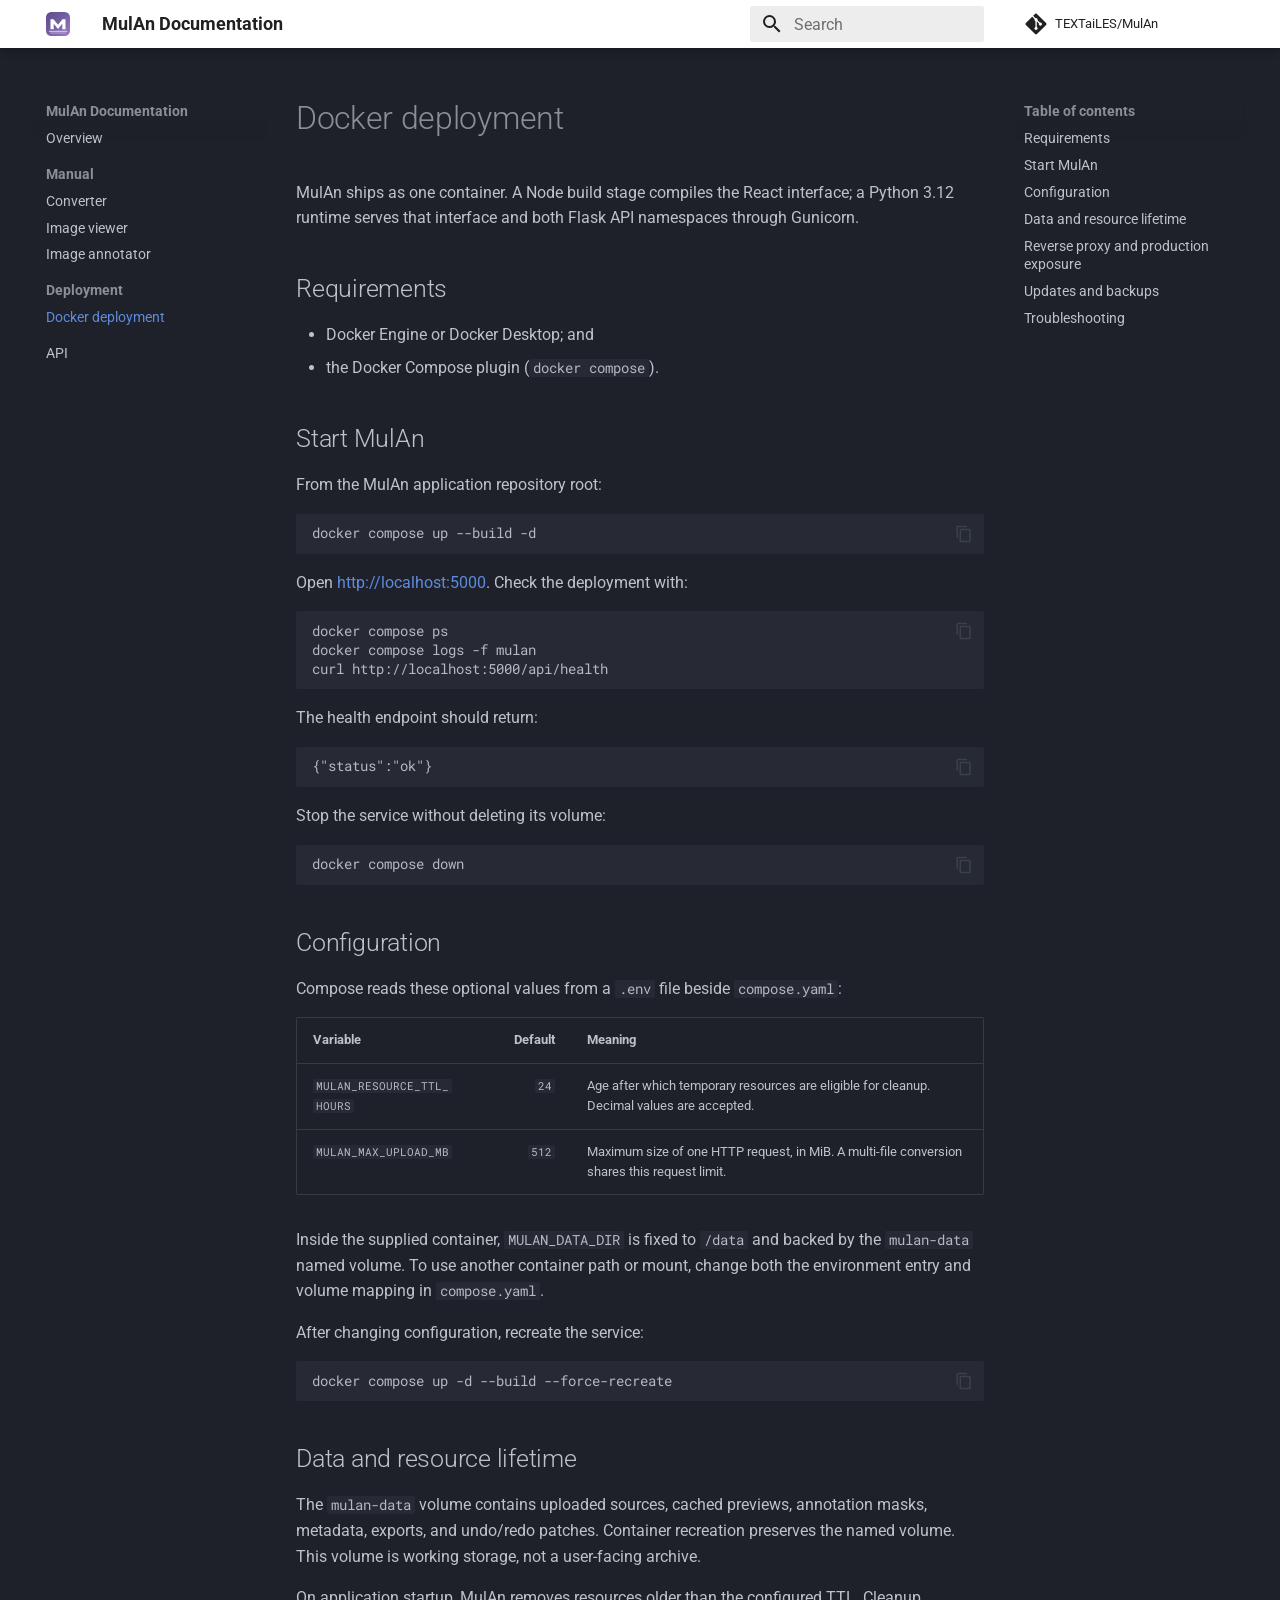
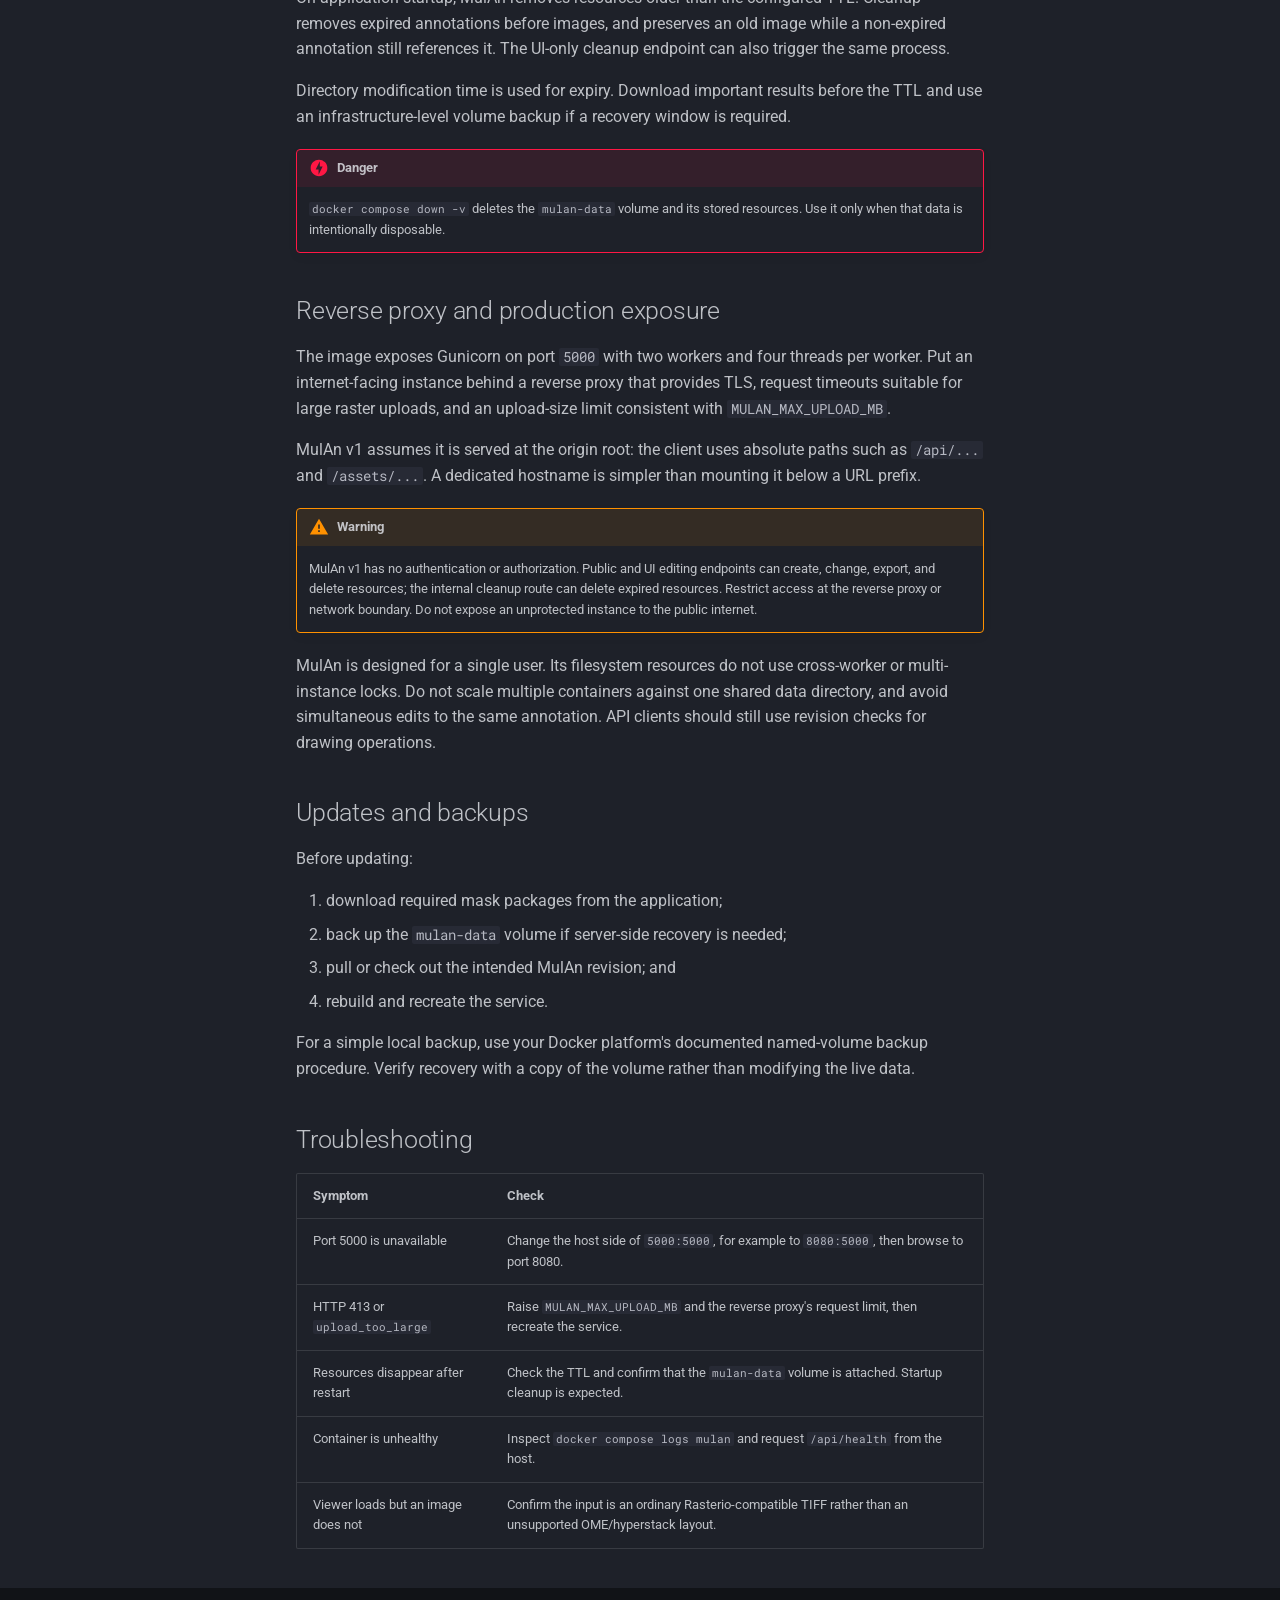
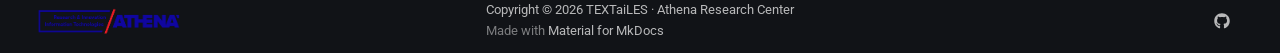
<file: deployment/docker/index.html>
<!doctype html>
<html lang="en" class="no-js">
  <head>
    
      <meta charset="utf-8">
      <meta name="viewport" content="width=device-width,initial-scale=1">
      
        <meta name="description" content="User, deployment, and API documentation for the MulAn multispectral image viewer and annotator">
      
      
        <meta name="author" content="TEXTaiLES and Athena Research Center">
      
      
        <link rel="canonical" href="https://textailes.github.io/mulan-documentation/deployment/docker/">
      
      
        <link rel="prev" href="../../manual/image-annotator/">
      
      
        <link rel="next" href="../../api/">
      
      
        
      
      
      <link rel="icon" href="../../assets/mulan-mark.svg">
      <meta name="generator" content="mkdocs-1.6.1, mkdocs-material-9.7.7">
    
    
      
        <title>Docker deployment - MulAn Documentation</title>
      
    
    
      <link rel="stylesheet" href="../../assets/stylesheets/main.ec1eaa64.min.css">
      
        
        <link rel="stylesheet" href="../../assets/stylesheets/palette.ab4e12ef.min.css">
      
      


    
    
      
    
    
      
        
        
        <link rel="preconnect" href="https://fonts.gstatic.com" crossorigin>
        <link rel="stylesheet" href="https://fonts.googleapis.com/css?family=Roboto:300,300i,400,400i,700,700i%7CRoboto+Mono:400,400i,700,700i&display=fallback">
        <style>:root{--md-text-font:"Roboto";--md-code-font:"Roboto Mono"}</style>
      
    
    
      <link rel="stylesheet" href="../../stylesheets/extra.css">
    
    <script>__md_scope=new URL("../..",location),__md_hash=e=>[...e].reduce(((e,_)=>(e<<5)-e+_.charCodeAt(0)),0),__md_get=(e,_=localStorage,t=__md_scope)=>JSON.parse(_.getItem(t.pathname+"."+e)),__md_set=(e,_,t=localStorage,a=__md_scope)=>{try{t.setItem(a.pathname+"."+e,JSON.stringify(_))}catch(e){}}</script>
    
      

    
    
  </head>
  
  
    
    
    
    
    
    <body dir="ltr" data-md-color-scheme="slate" data-md-color-primary="white" data-md-color-accent="indigo">
  
    
    <input class="md-toggle" data-md-toggle="drawer" type="checkbox" id="__drawer" autocomplete="off">
    <input class="md-toggle" data-md-toggle="search" type="checkbox" id="__search" autocomplete="off">
    <label class="md-overlay" for="__drawer"></label>
    <div data-md-component="skip">
      
        
        <a href="#docker-deployment" class="md-skip">
          Skip to content
        </a>
      
    </div>
    <div data-md-component="announce">
      
    </div>
    
    
      

  

<header class="md-header md-header--shadow" data-md-component="header">
  <nav class="md-header__inner md-grid" aria-label="Header">
    <a href="../.." title="MulAn Documentation" class="md-header__button md-logo" aria-label="MulAn Documentation" data-md-component="logo">
      
  <img src="../../assets/mulan-mark.svg" alt="logo">

    </a>
    <label class="md-header__button md-icon" for="__drawer">
      
      <svg xmlns="http://www.w3.org/2000/svg" viewBox="0 0 24 24"><path d="M3 6h18v2H3zm0 5h18v2H3zm0 5h18v2H3z"/></svg>
    </label>
    <div class="md-header__title" data-md-component="header-title">
      <div class="md-header__ellipsis">
        <div class="md-header__topic">
          <span class="md-ellipsis">
            MulAn Documentation
          </span>
        </div>
        <div class="md-header__topic" data-md-component="header-topic">
          <span class="md-ellipsis">
            
              Docker deployment
            
          </span>
        </div>
      </div>
    </div>
    
      
    
    
    
    
      
      
        <label class="md-header__button md-icon" for="__search">
          
          <svg xmlns="http://www.w3.org/2000/svg" viewBox="0 0 24 24"><path d="M9.5 3A6.5 6.5 0 0 1 16 9.5c0 1.61-.59 3.09-1.56 4.23l.27.27h.79l5 5-1.5 1.5-5-5v-.79l-.27-.27A6.52 6.52 0 0 1 9.5 16 6.5 6.5 0 0 1 3 9.5 6.5 6.5 0 0 1 9.5 3m0 2C7 5 5 7 5 9.5S7 14 9.5 14 14 12 14 9.5 12 5 9.5 5"/></svg>
        </label>
        <div class="md-search" data-md-component="search" role="dialog">
  <label class="md-search__overlay" for="__search"></label>
  <div class="md-search__inner" role="search">
    <form class="md-search__form" name="search">
      <input type="text" class="md-search__input" name="query" aria-label="Search" placeholder="Search" autocapitalize="off" autocorrect="off" autocomplete="off" spellcheck="false" data-md-component="search-query" required>
      <label class="md-search__icon md-icon" for="__search">
        
        <svg xmlns="http://www.w3.org/2000/svg" viewBox="0 0 24 24"><path d="M9.5 3A6.5 6.5 0 0 1 16 9.5c0 1.61-.59 3.09-1.56 4.23l.27.27h.79l5 5-1.5 1.5-5-5v-.79l-.27-.27A6.52 6.52 0 0 1 9.5 16 6.5 6.5 0 0 1 3 9.5 6.5 6.5 0 0 1 9.5 3m0 2C7 5 5 7 5 9.5S7 14 9.5 14 14 12 14 9.5 12 5 9.5 5"/></svg>
        
        <svg xmlns="http://www.w3.org/2000/svg" viewBox="0 0 24 24"><path d="M20 11v2H8l5.5 5.5-1.42 1.42L4.16 12l7.92-7.92L13.5 5.5 8 11z"/></svg>
      </label>
      <nav class="md-search__options" aria-label="Search">
        
        <button type="reset" class="md-search__icon md-icon" title="Clear" aria-label="Clear" tabindex="-1">
          
          <svg xmlns="http://www.w3.org/2000/svg" viewBox="0 0 24 24"><path d="M19 6.41 17.59 5 12 10.59 6.41 5 5 6.41 10.59 12 5 17.59 6.41 19 12 13.41 17.59 19 19 17.59 13.41 12z"/></svg>
        </button>
      </nav>
      
    </form>
    <div class="md-search__output">
      <div class="md-search__scrollwrap" tabindex="0" data-md-scrollfix>
        <div class="md-search-result" data-md-component="search-result">
          <div class="md-search-result__meta">
            Initializing search
          </div>
          <ol class="md-search-result__list" role="presentation"></ol>
        </div>
      </div>
    </div>
  </div>
</div>
      
    
    
      <div class="md-header__source">
        <a href="https://github.com/TEXTaiLES/MulAn" title="Go to repository" class="md-source" data-md-component="source">
  <div class="md-source__icon md-icon">
    
    <svg xmlns="http://www.w3.org/2000/svg" viewBox="0 0 448 512"><!--! Font Awesome Free 7.1.0 by @fontawesome - https://fontawesome.com License - https://fontawesome.com/license/free (Icons: CC BY 4.0, Fonts: SIL OFL 1.1, Code: MIT License) Copyright 2025 Fonticons, Inc.--><path d="M439.6 236.1 244 40.5c-5.4-5.5-12.8-8.5-20.4-8.5s-15 3-20.4 8.4L162.5 81l51.5 51.5c27.1-9.1 52.7 16.8 43.4 43.7l49.7 49.7c34.2-11.8 61.2 31 35.5 56.7-26.5 26.5-70.2-2.9-56-37.3L240.3 199v121.9c25.3 12.5 22.3 41.8 9.1 55-6.4 6.4-15.2 10.1-24.3 10.1s-17.8-3.6-24.3-10.1c-17.6-17.6-11.1-46.9 11.2-56v-123c-20.8-8.5-24.6-30.7-18.6-45L142.6 101 8.5 235.1C3 240.6 0 247.9 0 255.5s3 15 8.5 20.4l195.6 195.7c5.4 5.4 12.7 8.4 20.4 8.4s15-3 20.4-8.4l194.7-194.7c5.4-5.4 8.4-12.8 8.4-20.4s-3-15-8.4-20.4"/></svg>
  </div>
  <div class="md-source__repository">
    TEXTaiLES/MulAn
  </div>
</a>
      </div>
    
  </nav>
  
</header>
    
    <div class="md-container" data-md-component="container">
      
      
        
          
        
      
      <main class="md-main" data-md-component="main">
        <div class="md-main__inner md-grid">
          
            
              
              <div class="md-sidebar md-sidebar--primary" data-md-component="sidebar" data-md-type="navigation" >
                <div class="md-sidebar__scrollwrap">
                  <div class="md-sidebar__inner">
                    



<nav class="md-nav md-nav--primary" aria-label="Navigation" data-md-level="0">
  <label class="md-nav__title" for="__drawer">
    <a href="../.." title="MulAn Documentation" class="md-nav__button md-logo" aria-label="MulAn Documentation" data-md-component="logo">
      
  <img src="../../assets/mulan-mark.svg" alt="logo">

    </a>
    MulAn Documentation
  </label>
  
    <div class="md-nav__source">
      <a href="https://github.com/TEXTaiLES/MulAn" title="Go to repository" class="md-source" data-md-component="source">
  <div class="md-source__icon md-icon">
    
    <svg xmlns="http://www.w3.org/2000/svg" viewBox="0 0 448 512"><!--! Font Awesome Free 7.1.0 by @fontawesome - https://fontawesome.com License - https://fontawesome.com/license/free (Icons: CC BY 4.0, Fonts: SIL OFL 1.1, Code: MIT License) Copyright 2025 Fonticons, Inc.--><path d="M439.6 236.1 244 40.5c-5.4-5.5-12.8-8.5-20.4-8.5s-15 3-20.4 8.4L162.5 81l51.5 51.5c27.1-9.1 52.7 16.8 43.4 43.7l49.7 49.7c34.2-11.8 61.2 31 35.5 56.7-26.5 26.5-70.2-2.9-56-37.3L240.3 199v121.9c25.3 12.5 22.3 41.8 9.1 55-6.4 6.4-15.2 10.1-24.3 10.1s-17.8-3.6-24.3-10.1c-17.6-17.6-11.1-46.9 11.2-56v-123c-20.8-8.5-24.6-30.7-18.6-45L142.6 101 8.5 235.1C3 240.6 0 247.9 0 255.5s3 15 8.5 20.4l195.6 195.7c5.4 5.4 12.7 8.4 20.4 8.4s15-3 20.4-8.4l194.7-194.7c5.4-5.4 8.4-12.8 8.4-20.4s-3-15-8.4-20.4"/></svg>
  </div>
  <div class="md-source__repository">
    TEXTaiLES/MulAn
  </div>
</a>
    </div>
  
  <ul class="md-nav__list" data-md-scrollfix>
    
      
      
  
  
  
  
    <li class="md-nav__item">
      <a href="../.." class="md-nav__link">
        
  
  
  <span class="md-ellipsis">
    
  
    Overview
  

    
  </span>
  
  

      </a>
    </li>
  

    
      
      
  
  
  
  
    
    
    
    
      
        
        
      
    
    
    <li class="md-nav__item md-nav__item--section md-nav__item--nested">
      
        
        
        <input class="md-nav__toggle md-toggle " type="checkbox" id="__nav_2" >
        
          
          <label class="md-nav__link" for="__nav_2" id="__nav_2_label" tabindex="">
            
  
  
  <span class="md-ellipsis">
    
  
    Manual
  

    
  </span>
  
  

            <span class="md-nav__icon md-icon"></span>
          </label>
        
        <nav class="md-nav" data-md-level="1" aria-labelledby="__nav_2_label" aria-expanded="false">
          <label class="md-nav__title" for="__nav_2">
            <span class="md-nav__icon md-icon"></span>
            
  
    Manual
  

          </label>
          <ul class="md-nav__list" data-md-scrollfix>
            
              
                
  
  
  
  
    <li class="md-nav__item">
      <a href="../../manual/converter/" class="md-nav__link">
        
  
  
  <span class="md-ellipsis">
    
  
    Converter
  

    
  </span>
  
  

      </a>
    </li>
  

              
            
              
                
  
  
  
  
    <li class="md-nav__item">
      <a href="../../manual/image-viewer/" class="md-nav__link">
        
  
  
  <span class="md-ellipsis">
    
  
    Image viewer
  

    
  </span>
  
  

      </a>
    </li>
  

              
            
              
                
  
  
  
  
    <li class="md-nav__item">
      <a href="../../manual/image-annotator/" class="md-nav__link">
        
  
  
  <span class="md-ellipsis">
    
  
    Image annotator
  

    
  </span>
  
  

      </a>
    </li>
  

              
            
          </ul>
        </nav>
      
    </li>
  

    
      
      
  
  
    
  
  
  
    
    
    
    
      
        
        
      
    
    
    <li class="md-nav__item md-nav__item--active md-nav__item--section md-nav__item--nested">
      
        
        
        <input class="md-nav__toggle md-toggle " type="checkbox" id="__nav_3" checked>
        
          
          <label class="md-nav__link" for="__nav_3" id="__nav_3_label" tabindex="">
            
  
  
  <span class="md-ellipsis">
    
  
    Deployment
  

    
  </span>
  
  

            <span class="md-nav__icon md-icon"></span>
          </label>
        
        <nav class="md-nav" data-md-level="1" aria-labelledby="__nav_3_label" aria-expanded="true">
          <label class="md-nav__title" for="__nav_3">
            <span class="md-nav__icon md-icon"></span>
            
  
    Deployment
  

          </label>
          <ul class="md-nav__list" data-md-scrollfix>
            
              
                
  
  
    
  
  
  
    <li class="md-nav__item md-nav__item--active">
      
      <input class="md-nav__toggle md-toggle" type="checkbox" id="__toc">
      
      
        
      
      
        <label class="md-nav__link md-nav__link--active" for="__toc">
          
  
  
  <span class="md-ellipsis">
    
  
    Docker deployment
  

    
  </span>
  
  

          <span class="md-nav__icon md-icon"></span>
        </label>
      
      <a href="./" class="md-nav__link md-nav__link--active">
        
  
  
  <span class="md-ellipsis">
    
  
    Docker deployment
  

    
  </span>
  
  

      </a>
      
        

<nav class="md-nav md-nav--secondary" aria-label="Table of contents">
  
  
  
    
  
  
    <label class="md-nav__title" for="__toc">
      <span class="md-nav__icon md-icon"></span>
      Table of contents
    </label>
    <ul class="md-nav__list" data-md-component="toc" data-md-scrollfix>
      
        <li class="md-nav__item">
  <a href="#requirements" class="md-nav__link">
    <span class="md-ellipsis">
      
        Requirements
      
    </span>
  </a>
  
</li>
      
        <li class="md-nav__item">
  <a href="#start-mulan" class="md-nav__link">
    <span class="md-ellipsis">
      
        Start MulAn
      
    </span>
  </a>
  
</li>
      
        <li class="md-nav__item">
  <a href="#configuration" class="md-nav__link">
    <span class="md-ellipsis">
      
        Configuration
      
    </span>
  </a>
  
</li>
      
        <li class="md-nav__item">
  <a href="#data-and-resource-lifetime" class="md-nav__link">
    <span class="md-ellipsis">
      
        Data and resource lifetime
      
    </span>
  </a>
  
</li>
      
        <li class="md-nav__item">
  <a href="#reverse-proxy-and-production-exposure" class="md-nav__link">
    <span class="md-ellipsis">
      
        Reverse proxy and production exposure
      
    </span>
  </a>
  
</li>
      
        <li class="md-nav__item">
  <a href="#updates-and-backups" class="md-nav__link">
    <span class="md-ellipsis">
      
        Updates and backups
      
    </span>
  </a>
  
</li>
      
        <li class="md-nav__item">
  <a href="#troubleshooting" class="md-nav__link">
    <span class="md-ellipsis">
      
        Troubleshooting
      
    </span>
  </a>
  
</li>
      
    </ul>
  
</nav>
      
    </li>
  

              
            
          </ul>
        </nav>
      
    </li>
  

    
      
      
  
  
  
  
    <li class="md-nav__item">
      <a href="../../api/" class="md-nav__link">
        
  
  
  <span class="md-ellipsis">
    
  
    API
  

    
  </span>
  
  

      </a>
    </li>
  

    
  </ul>
</nav>
                  </div>
                </div>
              </div>
            
            
              
              <div class="md-sidebar md-sidebar--secondary" data-md-component="sidebar" data-md-type="toc" >
                <div class="md-sidebar__scrollwrap">
                  <div class="md-sidebar__inner">
                    

<nav class="md-nav md-nav--secondary" aria-label="Table of contents">
  
  
  
    
  
  
    <label class="md-nav__title" for="__toc">
      <span class="md-nav__icon md-icon"></span>
      Table of contents
    </label>
    <ul class="md-nav__list" data-md-component="toc" data-md-scrollfix>
      
        <li class="md-nav__item">
  <a href="#requirements" class="md-nav__link">
    <span class="md-ellipsis">
      
        Requirements
      
    </span>
  </a>
  
</li>
      
        <li class="md-nav__item">
  <a href="#start-mulan" class="md-nav__link">
    <span class="md-ellipsis">
      
        Start MulAn
      
    </span>
  </a>
  
</li>
      
        <li class="md-nav__item">
  <a href="#configuration" class="md-nav__link">
    <span class="md-ellipsis">
      
        Configuration
      
    </span>
  </a>
  
</li>
      
        <li class="md-nav__item">
  <a href="#data-and-resource-lifetime" class="md-nav__link">
    <span class="md-ellipsis">
      
        Data and resource lifetime
      
    </span>
  </a>
  
</li>
      
        <li class="md-nav__item">
  <a href="#reverse-proxy-and-production-exposure" class="md-nav__link">
    <span class="md-ellipsis">
      
        Reverse proxy and production exposure
      
    </span>
  </a>
  
</li>
      
        <li class="md-nav__item">
  <a href="#updates-and-backups" class="md-nav__link">
    <span class="md-ellipsis">
      
        Updates and backups
      
    </span>
  </a>
  
</li>
      
        <li class="md-nav__item">
  <a href="#troubleshooting" class="md-nav__link">
    <span class="md-ellipsis">
      
        Troubleshooting
      
    </span>
  </a>
  
</li>
      
    </ul>
  
</nav>
                  </div>
                </div>
              </div>
            
          
          
            <div class="md-content" data-md-component="content">
              
              <article class="md-content__inner md-typeset">
                
                  


  
  


<h1 id="docker-deployment">Docker deployment<a class="headerlink" href="#docker-deployment" title="Permanent link">&para;</a></h1>
<p>MulAn ships as one container. A Node build stage compiles the React interface; a Python 3.12 runtime serves that interface and both Flask API namespaces through Gunicorn.</p>
<h2 id="requirements">Requirements<a class="headerlink" href="#requirements" title="Permanent link">&para;</a></h2>
<ul>
<li>Docker Engine or Docker Desktop; and</li>
<li>the Docker Compose plugin (<code>docker compose</code>).</li>
</ul>
<h2 id="start-mulan">Start MulAn<a class="headerlink" href="#start-mulan" title="Permanent link">&para;</a></h2>
<p>From the MulAn application repository root:</p>
<pre><code class="language-sh">docker compose up --build -d
</code></pre>
<p>Open <a href="http://localhost:5000">http://localhost:5000</a>. Check the deployment with:</p>
<pre><code class="language-sh">docker compose ps
docker compose logs -f mulan
curl http://localhost:5000/api/health
</code></pre>
<p>The health endpoint should return:</p>
<pre><code class="language-json">{&quot;status&quot;:&quot;ok&quot;}
</code></pre>
<p>Stop the service without deleting its volume:</p>
<pre><code class="language-sh">docker compose down
</code></pre>
<h2 id="configuration">Configuration<a class="headerlink" href="#configuration" title="Permanent link">&para;</a></h2>
<p>Compose reads these optional values from a <code>.env</code> file beside <code>compose.yaml</code>:</p>
<table>
<thead>
<tr>
<th>Variable</th>
<th style="text-align: right;">Default</th>
<th>Meaning</th>
</tr>
</thead>
<tbody>
<tr>
<td><code>MULAN_RESOURCE_TTL_HOURS</code></td>
<td style="text-align: right;"><code>24</code></td>
<td>Age after which temporary resources are eligible for cleanup. Decimal values are accepted.</td>
</tr>
<tr>
<td><code>MULAN_MAX_UPLOAD_MB</code></td>
<td style="text-align: right;"><code>512</code></td>
<td>Maximum size of one HTTP request, in MiB. A multi-file conversion shares this request limit.</td>
</tr>
</tbody>
</table>
<p>Inside the supplied container, <code>MULAN_DATA_DIR</code> is fixed to <code>/data</code> and backed by the <code>mulan-data</code> named volume. To use another container path or mount, change both the environment entry and volume mapping in <code>compose.yaml</code>.</p>
<p>After changing configuration, recreate the service:</p>
<pre><code class="language-sh">docker compose up -d --build --force-recreate
</code></pre>
<h2 id="data-and-resource-lifetime">Data and resource lifetime<a class="headerlink" href="#data-and-resource-lifetime" title="Permanent link">&para;</a></h2>
<p>The <code>mulan-data</code> volume contains uploaded sources, cached previews, annotation masks, metadata, exports, and undo/redo patches. Container recreation preserves the named volume. This volume is working storage, not a user-facing archive.</p>
<p>On application startup, MulAn removes resources older than the configured TTL. Cleanup removes expired annotations before images, and preserves an old image while a non-expired annotation still references it. The UI-only cleanup endpoint can also trigger the same process.</p>
<p>Directory modification time is used for expiry. Download important results before the TTL and use an infrastructure-level volume backup if a recovery window is required.</p>
<div class="admonition danger">
<p class="admonition-title">Danger</p>
<p><code>docker compose down -v</code> deletes the <code>mulan-data</code> volume and its stored resources. Use it only when that data is intentionally disposable.</p>
</div>
<h2 id="reverse-proxy-and-production-exposure">Reverse proxy and production exposure<a class="headerlink" href="#reverse-proxy-and-production-exposure" title="Permanent link">&para;</a></h2>
<p>The image exposes Gunicorn on port <code>5000</code> with two workers and four threads per worker. Put an internet-facing instance behind a reverse proxy that provides TLS, request timeouts suitable for large raster uploads, and an upload-size limit consistent with <code>MULAN_MAX_UPLOAD_MB</code>.</p>
<p>MulAn v1 assumes it is served at the origin root: the client uses absolute paths such as <code>/api/...</code> and <code>/assets/...</code>. A dedicated hostname is simpler than mounting it below a URL prefix.</p>
<div class="admonition warning">
<p class="admonition-title">Warning</p>
<p>MulAn v1 has no authentication or authorization. Public and UI editing endpoints can create, change, export, and delete resources; the internal cleanup route can delete expired resources. Restrict access at the reverse proxy or network boundary. Do not expose an unprotected instance to the public internet.</p>
</div>
<p>MulAn is designed for a single user. Its filesystem resources do not use cross-worker or multi-instance locks. Do not scale multiple containers against one shared data directory, and avoid simultaneous edits to the same annotation. API clients should still use revision checks for drawing operations.</p>
<h2 id="updates-and-backups">Updates and backups<a class="headerlink" href="#updates-and-backups" title="Permanent link">&para;</a></h2>
<p>Before updating:</p>
<ol>
<li>download required mask packages from the application;</li>
<li>back up the <code>mulan-data</code> volume if server-side recovery is needed;</li>
<li>pull or check out the intended MulAn revision; and</li>
<li>rebuild and recreate the service.</li>
</ol>
<p>For a simple local backup, use your Docker platform's documented named-volume backup procedure. Verify recovery with a copy of the volume rather than modifying the live data.</p>
<h2 id="troubleshooting">Troubleshooting<a class="headerlink" href="#troubleshooting" title="Permanent link">&para;</a></h2>
<table>
<thead>
<tr>
<th>Symptom</th>
<th>Check</th>
</tr>
</thead>
<tbody>
<tr>
<td>Port 5000 is unavailable</td>
<td>Change the host side of <code>5000:5000</code>, for example to <code>8080:5000</code>, then browse to port 8080.</td>
</tr>
<tr>
<td>HTTP 413 or <code>upload_too_large</code></td>
<td>Raise <code>MULAN_MAX_UPLOAD_MB</code> and the reverse proxy's request limit, then recreate the service.</td>
</tr>
<tr>
<td>Resources disappear after restart</td>
<td>Check the TTL and confirm that the <code>mulan-data</code> volume is attached. Startup cleanup is expected.</td>
</tr>
<tr>
<td>Container is unhealthy</td>
<td>Inspect <code>docker compose logs mulan</code> and request <code>/api/health</code> from the host.</td>
</tr>
<tr>
<td>Viewer loads but an image does not</td>
<td>Confirm the input is an ordinary Rasterio-compatible TIFF rather than an unsupported OME/hyperstack layout.</td>
</tr>
</tbody>
</table>












                
              </article>
            </div>
          
          
<script>var target=document.getElementById(location.hash.slice(1));target&&target.name&&(target.checked=target.name.startsWith("__tabbed_"))</script>
        </div>
        
          <button type="button" class="md-top md-icon" data-md-component="top" hidden>
  
  <svg xmlns="http://www.w3.org/2000/svg" viewBox="0 0 24 24"><path d="M13 20h-2V8l-5.5 5.5-1.42-1.42L12 4.16l7.92 7.92-1.42 1.42L13 8z"/></svg>
  Back to top
</button>
        
      </main>
      
        <footer class="md-footer">
  
  <div class="md-footer-meta md-typeset">
    <div class="md-footer-meta__inner md-grid">
      <div class="md-copyright">
  
    <div class="md-copyright__highlight">
      Copyright &copy; 2026 TEXTaiLES &middot; Athena Research Center
    </div>
  
  
    Made with
    <a href="https://squidfunk.github.io/mkdocs-material/" target="_blank" rel="noopener">
      Material for MkDocs
    </a>
  
</div>
      
        
<div class="md-social">
  
    
    
    
    
      
      
    
    <a href="https://github.com/TEXTaiLES/MulAn" target="_blank" rel="noopener" title="github.com" class="md-social__link">
      <svg xmlns="http://www.w3.org/2000/svg" viewBox="0 0 512 512"><!--! Font Awesome Free 7.1.0 by @fontawesome - https://fontawesome.com License - https://fontawesome.com/license/free (Icons: CC BY 4.0, Fonts: SIL OFL 1.1, Code: MIT License) Copyright 2025 Fonticons, Inc.--><path d="M173.9 397.4c0 2-2.3 3.6-5.2 3.6-3.3.3-5.6-1.3-5.6-3.6 0-2 2.3-3.6 5.2-3.6 3-.3 5.6 1.3 5.6 3.6m-31.1-4.5c-.7 2 1.3 4.3 4.3 4.9 2.6 1 5.6 0 6.2-2s-1.3-4.3-4.3-5.2c-2.6-.7-5.5.3-6.2 2.3m44.2-1.7c-2.9.7-4.9 2.6-4.6 4.9.3 2 2.9 3.3 5.9 2.6 2.9-.7 4.9-2.6 4.6-4.6-.3-1.9-3-3.2-5.9-2.9M252.8 8C114.1 8 8 113.3 8 252c0 110.9 69.8 205.8 169.5 239.2 12.8 2.3 17.3-5.6 17.3-12.1 0-6.2-.3-40.4-.3-61.4 0 0-70 15-84.7-29.8 0 0-11.4-29.1-27.8-36.6 0 0-22.9-15.7 1.6-15.4 0 0 24.9 2 38.6 25.8 21.9 38.6 58.6 27.5 72.9 20.9 2.3-16 8.8-27.1 16-33.7-55.9-6.2-112.3-14.3-112.3-110.5 0-27.5 7.6-41.3 23.6-58.9-2.6-6.5-11.1-33.3 2.6-67.9 20.9-6.5 69 27 69 27 20-5.6 41.5-8.5 62.8-8.5s42.8 2.9 62.8 8.5c0 0 48.1-33.6 69-27 13.7 34.7 5.2 61.4 2.6 67.9 16 17.7 25.8 31.5 25.8 58.9 0 96.5-58.9 104.2-114.8 110.5 9.2 7.9 17 22.9 17 46.4 0 33.7-.3 75.4-.3 83.6 0 6.5 4.6 14.4 17.3 12.1C436.2 457.8 504 362.9 504 252 504 113.3 391.5 8 252.8 8M105.2 352.9c-1.3 1-1 3.3.7 5.2 1.6 1.6 3.9 2.3 5.2 1 1.3-1 1-3.3-.7-5.2-1.6-1.6-3.9-2.3-5.2-1m-10.8-8.1c-.7 1.3.3 2.9 2.3 3.9 1.6 1 3.6.7 4.3-.7.7-1.3-.3-2.9-2.3-3.9-2-.6-3.6-.3-4.3.7m32.4 35.6c-1.6 1.3-1 4.3 1.3 6.2 2.3 2.3 5.2 2.6 6.5 1 1.3-1.3.7-4.3-1.3-6.2-2.2-2.3-5.2-2.6-6.5-1m-11.4-14.7c-1.6 1-1.6 3.6 0 5.9s4.3 3.3 5.6 2.3c1.6-1.3 1.6-3.9 0-6.2-1.4-2.3-4-3.3-5.6-2"/></svg>
    </a>
  
</div>
      
    </div>
  </div>
</footer>
      
    </div>
    <div class="md-dialog" data-md-component="dialog">
      <div class="md-dialog__inner md-typeset"></div>
    </div>
    
    
    
      
      
      <script id="__config" type="application/json">{"annotate": null, "base": "../..", "features": ["navigation.sections", "navigation.top", "content.code.copy"], "search": "../../assets/javascripts/workers/search.2c215733.min.js", "tags": null, "translations": {"clipboard.copied": "Copied to clipboard", "clipboard.copy": "Copy to clipboard", "search.result.more.one": "1 more on this page", "search.result.more.other": "# more on this page", "search.result.none": "No matching documents", "search.result.one": "1 matching document", "search.result.other": "# matching documents", "search.result.placeholder": "Type to start searching", "search.result.term.missing": "Missing", "select.version": "Select version"}, "version": null}</script>
    
    
      <script src="../../assets/javascripts/bundle.d7400e89.min.js"></script>
      
        <script src="../../javascripts/extra.js"></script>
      
    
  </body>
</html>
</file>
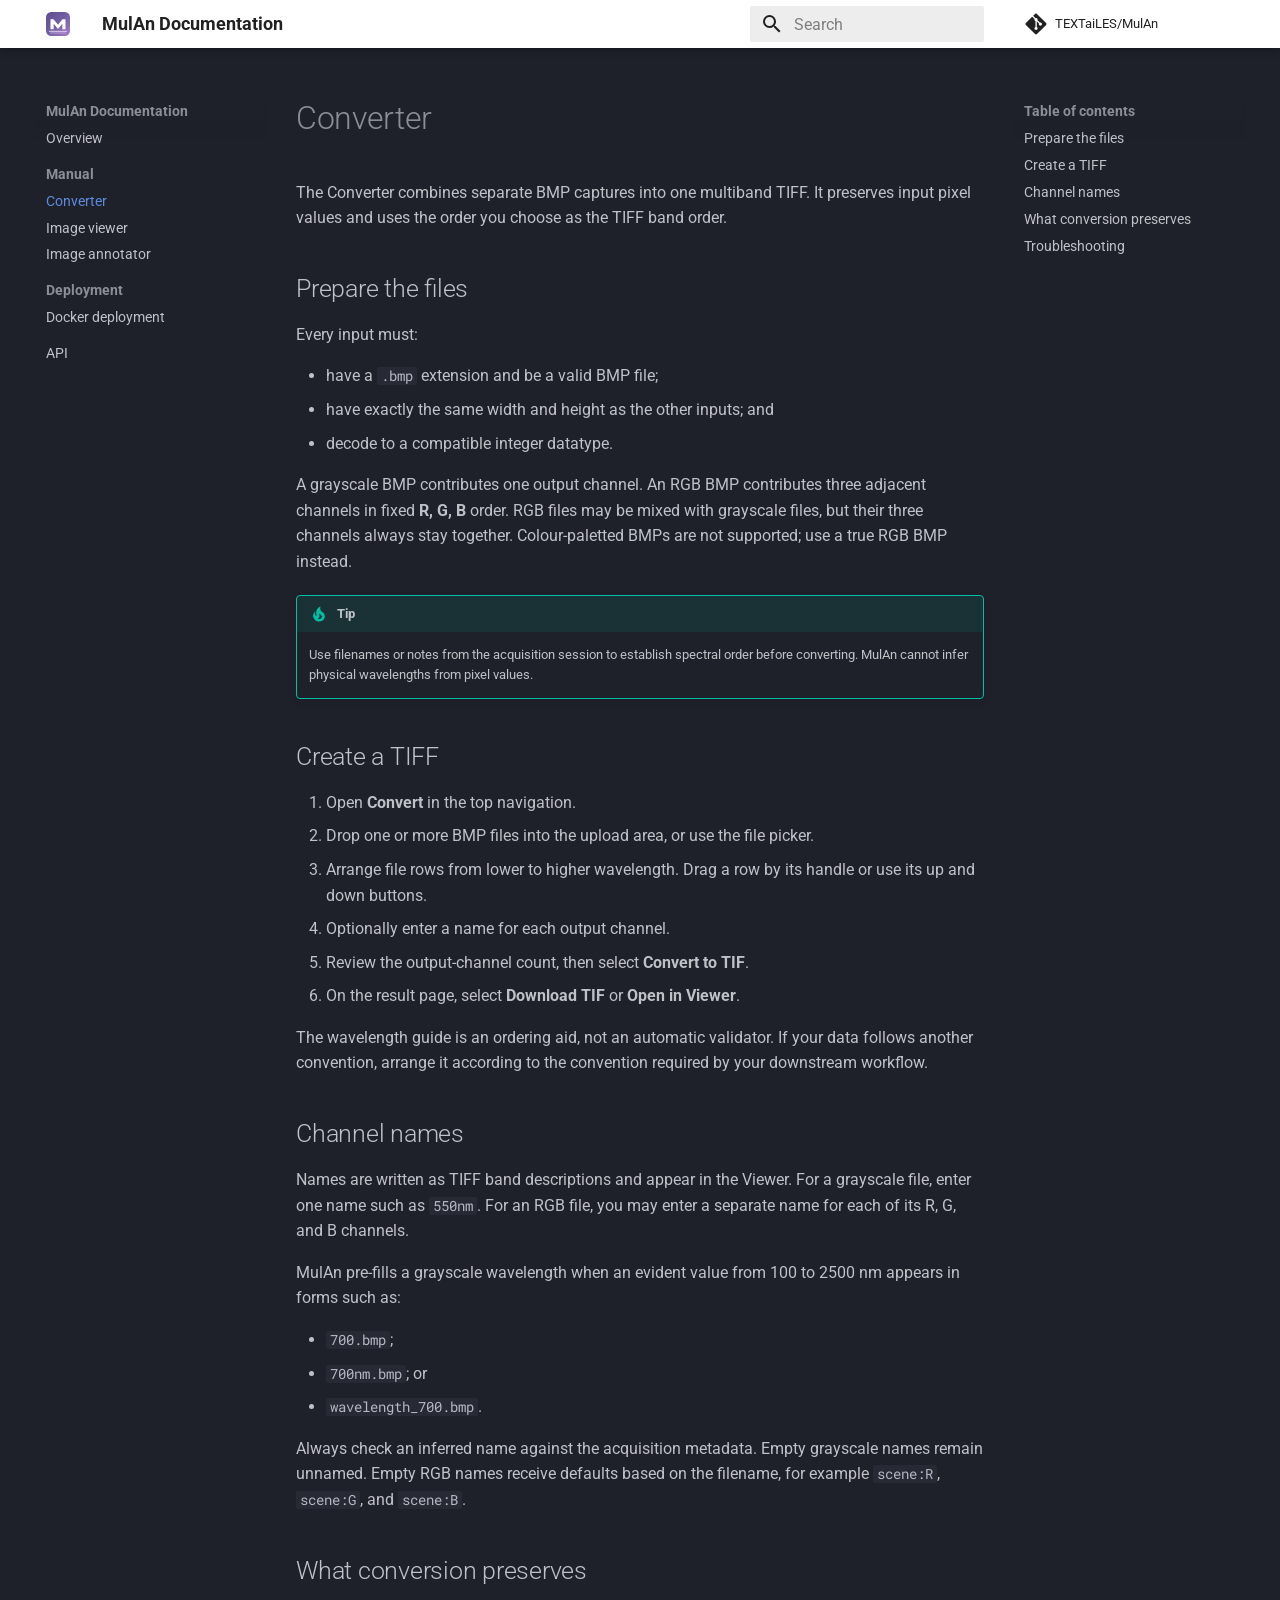
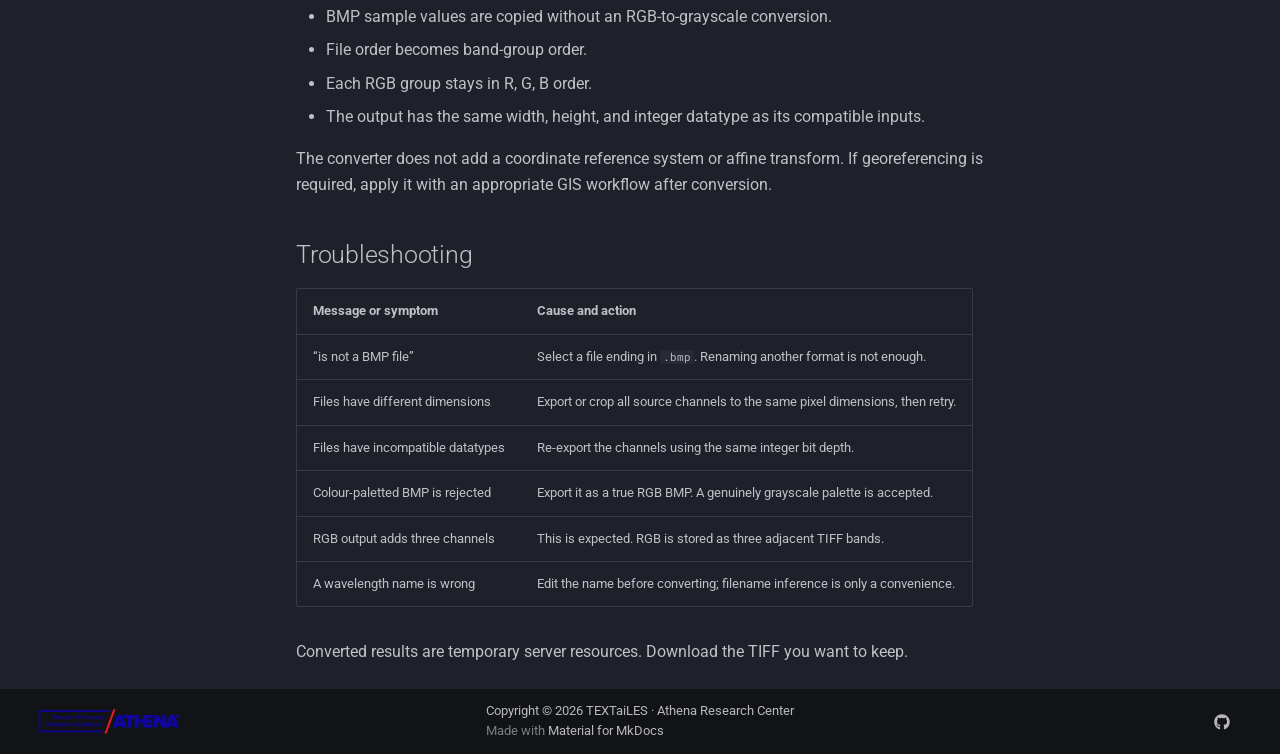
<file: manual/converter/index.html>
<!doctype html>
<html lang="en" class="no-js">
  <head>
    
      <meta charset="utf-8">
      <meta name="viewport" content="width=device-width,initial-scale=1">
      
        <meta name="description" content="User, deployment, and API documentation for the MulAn multispectral image viewer and annotator">
      
      
        <meta name="author" content="TEXTaiLES and Athena Research Center">
      
      
        <link rel="canonical" href="https://textailes.github.io/mulan-documentation/manual/converter/">
      
      
        <link rel="prev" href="../..">
      
      
        <link rel="next" href="../image-viewer/">
      
      
        
      
      
      <link rel="icon" href="../../assets/mulan-mark.svg">
      <meta name="generator" content="mkdocs-1.6.1, mkdocs-material-9.7.7">
    
    
      
        <title>Converter - MulAn Documentation</title>
      
    
    
      <link rel="stylesheet" href="../../assets/stylesheets/main.ec1eaa64.min.css">
      
        
        <link rel="stylesheet" href="../../assets/stylesheets/palette.ab4e12ef.min.css">
      
      


    
    
      
    
    
      
        
        
        <link rel="preconnect" href="https://fonts.gstatic.com" crossorigin>
        <link rel="stylesheet" href="https://fonts.googleapis.com/css?family=Roboto:300,300i,400,400i,700,700i%7CRoboto+Mono:400,400i,700,700i&display=fallback">
        <style>:root{--md-text-font:"Roboto";--md-code-font:"Roboto Mono"}</style>
      
    
    
      <link rel="stylesheet" href="../../stylesheets/extra.css">
    
    <script>__md_scope=new URL("../..",location),__md_hash=e=>[...e].reduce(((e,_)=>(e<<5)-e+_.charCodeAt(0)),0),__md_get=(e,_=localStorage,t=__md_scope)=>JSON.parse(_.getItem(t.pathname+"."+e)),__md_set=(e,_,t=localStorage,a=__md_scope)=>{try{t.setItem(a.pathname+"."+e,JSON.stringify(_))}catch(e){}}</script>
    
      

    
    
  </head>
  
  
    
    
    
    
    
    <body dir="ltr" data-md-color-scheme="slate" data-md-color-primary="white" data-md-color-accent="indigo">
  
    
    <input class="md-toggle" data-md-toggle="drawer" type="checkbox" id="__drawer" autocomplete="off">
    <input class="md-toggle" data-md-toggle="search" type="checkbox" id="__search" autocomplete="off">
    <label class="md-overlay" for="__drawer"></label>
    <div data-md-component="skip">
      
        
        <a href="#converter" class="md-skip">
          Skip to content
        </a>
      
    </div>
    <div data-md-component="announce">
      
    </div>
    
    
      

  

<header class="md-header md-header--shadow" data-md-component="header">
  <nav class="md-header__inner md-grid" aria-label="Header">
    <a href="../.." title="MulAn Documentation" class="md-header__button md-logo" aria-label="MulAn Documentation" data-md-component="logo">
      
  <img src="../../assets/mulan-mark.svg" alt="logo">

    </a>
    <label class="md-header__button md-icon" for="__drawer">
      
      <svg xmlns="http://www.w3.org/2000/svg" viewBox="0 0 24 24"><path d="M3 6h18v2H3zm0 5h18v2H3zm0 5h18v2H3z"/></svg>
    </label>
    <div class="md-header__title" data-md-component="header-title">
      <div class="md-header__ellipsis">
        <div class="md-header__topic">
          <span class="md-ellipsis">
            MulAn Documentation
          </span>
        </div>
        <div class="md-header__topic" data-md-component="header-topic">
          <span class="md-ellipsis">
            
              Converter
            
          </span>
        </div>
      </div>
    </div>
    
      
    
    
    
    
      
      
        <label class="md-header__button md-icon" for="__search">
          
          <svg xmlns="http://www.w3.org/2000/svg" viewBox="0 0 24 24"><path d="M9.5 3A6.5 6.5 0 0 1 16 9.5c0 1.61-.59 3.09-1.56 4.23l.27.27h.79l5 5-1.5 1.5-5-5v-.79l-.27-.27A6.52 6.52 0 0 1 9.5 16 6.5 6.5 0 0 1 3 9.5 6.5 6.5 0 0 1 9.5 3m0 2C7 5 5 7 5 9.5S7 14 9.5 14 14 12 14 9.5 12 5 9.5 5"/></svg>
        </label>
        <div class="md-search" data-md-component="search" role="dialog">
  <label class="md-search__overlay" for="__search"></label>
  <div class="md-search__inner" role="search">
    <form class="md-search__form" name="search">
      <input type="text" class="md-search__input" name="query" aria-label="Search" placeholder="Search" autocapitalize="off" autocorrect="off" autocomplete="off" spellcheck="false" data-md-component="search-query" required>
      <label class="md-search__icon md-icon" for="__search">
        
        <svg xmlns="http://www.w3.org/2000/svg" viewBox="0 0 24 24"><path d="M9.5 3A6.5 6.5 0 0 1 16 9.5c0 1.61-.59 3.09-1.56 4.23l.27.27h.79l5 5-1.5 1.5-5-5v-.79l-.27-.27A6.52 6.52 0 0 1 9.5 16 6.5 6.5 0 0 1 3 9.5 6.5 6.5 0 0 1 9.5 3m0 2C7 5 5 7 5 9.5S7 14 9.5 14 14 12 14 9.5 12 5 9.5 5"/></svg>
        
        <svg xmlns="http://www.w3.org/2000/svg" viewBox="0 0 24 24"><path d="M20 11v2H8l5.5 5.5-1.42 1.42L4.16 12l7.92-7.92L13.5 5.5 8 11z"/></svg>
      </label>
      <nav class="md-search__options" aria-label="Search">
        
        <button type="reset" class="md-search__icon md-icon" title="Clear" aria-label="Clear" tabindex="-1">
          
          <svg xmlns="http://www.w3.org/2000/svg" viewBox="0 0 24 24"><path d="M19 6.41 17.59 5 12 10.59 6.41 5 5 6.41 10.59 12 5 17.59 6.41 19 12 13.41 17.59 19 19 17.59 13.41 12z"/></svg>
        </button>
      </nav>
      
    </form>
    <div class="md-search__output">
      <div class="md-search__scrollwrap" tabindex="0" data-md-scrollfix>
        <div class="md-search-result" data-md-component="search-result">
          <div class="md-search-result__meta">
            Initializing search
          </div>
          <ol class="md-search-result__list" role="presentation"></ol>
        </div>
      </div>
    </div>
  </div>
</div>
      
    
    
      <div class="md-header__source">
        <a href="https://github.com/TEXTaiLES/MulAn" title="Go to repository" class="md-source" data-md-component="source">
  <div class="md-source__icon md-icon">
    
    <svg xmlns="http://www.w3.org/2000/svg" viewBox="0 0 448 512"><!--! Font Awesome Free 7.1.0 by @fontawesome - https://fontawesome.com License - https://fontawesome.com/license/free (Icons: CC BY 4.0, Fonts: SIL OFL 1.1, Code: MIT License) Copyright 2025 Fonticons, Inc.--><path d="M439.6 236.1 244 40.5c-5.4-5.5-12.8-8.5-20.4-8.5s-15 3-20.4 8.4L162.5 81l51.5 51.5c27.1-9.1 52.7 16.8 43.4 43.7l49.7 49.7c34.2-11.8 61.2 31 35.5 56.7-26.5 26.5-70.2-2.9-56-37.3L240.3 199v121.9c25.3 12.5 22.3 41.8 9.1 55-6.4 6.4-15.2 10.1-24.3 10.1s-17.8-3.6-24.3-10.1c-17.6-17.6-11.1-46.9 11.2-56v-123c-20.8-8.5-24.6-30.7-18.6-45L142.6 101 8.5 235.1C3 240.6 0 247.9 0 255.5s3 15 8.5 20.4l195.6 195.7c5.4 5.4 12.7 8.4 20.4 8.4s15-3 20.4-8.4l194.7-194.7c5.4-5.4 8.4-12.8 8.4-20.4s-3-15-8.4-20.4"/></svg>
  </div>
  <div class="md-source__repository">
    TEXTaiLES/MulAn
  </div>
</a>
      </div>
    
  </nav>
  
</header>
    
    <div class="md-container" data-md-component="container">
      
      
        
          
        
      
      <main class="md-main" data-md-component="main">
        <div class="md-main__inner md-grid">
          
            
              
              <div class="md-sidebar md-sidebar--primary" data-md-component="sidebar" data-md-type="navigation" >
                <div class="md-sidebar__scrollwrap">
                  <div class="md-sidebar__inner">
                    



<nav class="md-nav md-nav--primary" aria-label="Navigation" data-md-level="0">
  <label class="md-nav__title" for="__drawer">
    <a href="../.." title="MulAn Documentation" class="md-nav__button md-logo" aria-label="MulAn Documentation" data-md-component="logo">
      
  <img src="../../assets/mulan-mark.svg" alt="logo">

    </a>
    MulAn Documentation
  </label>
  
    <div class="md-nav__source">
      <a href="https://github.com/TEXTaiLES/MulAn" title="Go to repository" class="md-source" data-md-component="source">
  <div class="md-source__icon md-icon">
    
    <svg xmlns="http://www.w3.org/2000/svg" viewBox="0 0 448 512"><!--! Font Awesome Free 7.1.0 by @fontawesome - https://fontawesome.com License - https://fontawesome.com/license/free (Icons: CC BY 4.0, Fonts: SIL OFL 1.1, Code: MIT License) Copyright 2025 Fonticons, Inc.--><path d="M439.6 236.1 244 40.5c-5.4-5.5-12.8-8.5-20.4-8.5s-15 3-20.4 8.4L162.5 81l51.5 51.5c27.1-9.1 52.7 16.8 43.4 43.7l49.7 49.7c34.2-11.8 61.2 31 35.5 56.7-26.5 26.5-70.2-2.9-56-37.3L240.3 199v121.9c25.3 12.5 22.3 41.8 9.1 55-6.4 6.4-15.2 10.1-24.3 10.1s-17.8-3.6-24.3-10.1c-17.6-17.6-11.1-46.9 11.2-56v-123c-20.8-8.5-24.6-30.7-18.6-45L142.6 101 8.5 235.1C3 240.6 0 247.9 0 255.5s3 15 8.5 20.4l195.6 195.7c5.4 5.4 12.7 8.4 20.4 8.4s15-3 20.4-8.4l194.7-194.7c5.4-5.4 8.4-12.8 8.4-20.4s-3-15-8.4-20.4"/></svg>
  </div>
  <div class="md-source__repository">
    TEXTaiLES/MulAn
  </div>
</a>
    </div>
  
  <ul class="md-nav__list" data-md-scrollfix>
    
      
      
  
  
  
  
    <li class="md-nav__item">
      <a href="../.." class="md-nav__link">
        
  
  
  <span class="md-ellipsis">
    
  
    Overview
  

    
  </span>
  
  

      </a>
    </li>
  

    
      
      
  
  
    
  
  
  
    
    
    
    
      
        
        
      
    
    
    <li class="md-nav__item md-nav__item--active md-nav__item--section md-nav__item--nested">
      
        
        
        <input class="md-nav__toggle md-toggle " type="checkbox" id="__nav_2" checked>
        
          
          <label class="md-nav__link" for="__nav_2" id="__nav_2_label" tabindex="">
            
  
  
  <span class="md-ellipsis">
    
  
    Manual
  

    
  </span>
  
  

            <span class="md-nav__icon md-icon"></span>
          </label>
        
        <nav class="md-nav" data-md-level="1" aria-labelledby="__nav_2_label" aria-expanded="true">
          <label class="md-nav__title" for="__nav_2">
            <span class="md-nav__icon md-icon"></span>
            
  
    Manual
  

          </label>
          <ul class="md-nav__list" data-md-scrollfix>
            
              
                
  
  
    
  
  
  
    <li class="md-nav__item md-nav__item--active">
      
      <input class="md-nav__toggle md-toggle" type="checkbox" id="__toc">
      
      
        
      
      
        <label class="md-nav__link md-nav__link--active" for="__toc">
          
  
  
  <span class="md-ellipsis">
    
  
    Converter
  

    
  </span>
  
  

          <span class="md-nav__icon md-icon"></span>
        </label>
      
      <a href="./" class="md-nav__link md-nav__link--active">
        
  
  
  <span class="md-ellipsis">
    
  
    Converter
  

    
  </span>
  
  

      </a>
      
        

<nav class="md-nav md-nav--secondary" aria-label="Table of contents">
  
  
  
    
  
  
    <label class="md-nav__title" for="__toc">
      <span class="md-nav__icon md-icon"></span>
      Table of contents
    </label>
    <ul class="md-nav__list" data-md-component="toc" data-md-scrollfix>
      
        <li class="md-nav__item">
  <a href="#prepare-the-files" class="md-nav__link">
    <span class="md-ellipsis">
      
        Prepare the files
      
    </span>
  </a>
  
</li>
      
        <li class="md-nav__item">
  <a href="#create-a-tiff" class="md-nav__link">
    <span class="md-ellipsis">
      
        Create a TIFF
      
    </span>
  </a>
  
</li>
      
        <li class="md-nav__item">
  <a href="#channel-names" class="md-nav__link">
    <span class="md-ellipsis">
      
        Channel names
      
    </span>
  </a>
  
</li>
      
        <li class="md-nav__item">
  <a href="#what-conversion-preserves" class="md-nav__link">
    <span class="md-ellipsis">
      
        What conversion preserves
      
    </span>
  </a>
  
</li>
      
        <li class="md-nav__item">
  <a href="#troubleshooting" class="md-nav__link">
    <span class="md-ellipsis">
      
        Troubleshooting
      
    </span>
  </a>
  
</li>
      
    </ul>
  
</nav>
      
    </li>
  

              
            
              
                
  
  
  
  
    <li class="md-nav__item">
      <a href="../image-viewer/" class="md-nav__link">
        
  
  
  <span class="md-ellipsis">
    
  
    Image viewer
  

    
  </span>
  
  

      </a>
    </li>
  

              
            
              
                
  
  
  
  
    <li class="md-nav__item">
      <a href="../image-annotator/" class="md-nav__link">
        
  
  
  <span class="md-ellipsis">
    
  
    Image annotator
  

    
  </span>
  
  

      </a>
    </li>
  

              
            
          </ul>
        </nav>
      
    </li>
  

    
      
      
  
  
  
  
    
    
    
    
      
        
        
      
    
    
    <li class="md-nav__item md-nav__item--section md-nav__item--nested">
      
        
        
        <input class="md-nav__toggle md-toggle " type="checkbox" id="__nav_3" >
        
          
          <label class="md-nav__link" for="__nav_3" id="__nav_3_label" tabindex="">
            
  
  
  <span class="md-ellipsis">
    
  
    Deployment
  

    
  </span>
  
  

            <span class="md-nav__icon md-icon"></span>
          </label>
        
        <nav class="md-nav" data-md-level="1" aria-labelledby="__nav_3_label" aria-expanded="false">
          <label class="md-nav__title" for="__nav_3">
            <span class="md-nav__icon md-icon"></span>
            
  
    Deployment
  

          </label>
          <ul class="md-nav__list" data-md-scrollfix>
            
              
                
  
  
  
  
    <li class="md-nav__item">
      <a href="../../deployment/docker/" class="md-nav__link">
        
  
  
  <span class="md-ellipsis">
    
  
    Docker deployment
  

    
  </span>
  
  

      </a>
    </li>
  

              
            
          </ul>
        </nav>
      
    </li>
  

    
      
      
  
  
  
  
    <li class="md-nav__item">
      <a href="../../api/" class="md-nav__link">
        
  
  
  <span class="md-ellipsis">
    
  
    API
  

    
  </span>
  
  

      </a>
    </li>
  

    
  </ul>
</nav>
                  </div>
                </div>
              </div>
            
            
              
              <div class="md-sidebar md-sidebar--secondary" data-md-component="sidebar" data-md-type="toc" >
                <div class="md-sidebar__scrollwrap">
                  <div class="md-sidebar__inner">
                    

<nav class="md-nav md-nav--secondary" aria-label="Table of contents">
  
  
  
    
  
  
    <label class="md-nav__title" for="__toc">
      <span class="md-nav__icon md-icon"></span>
      Table of contents
    </label>
    <ul class="md-nav__list" data-md-component="toc" data-md-scrollfix>
      
        <li class="md-nav__item">
  <a href="#prepare-the-files" class="md-nav__link">
    <span class="md-ellipsis">
      
        Prepare the files
      
    </span>
  </a>
  
</li>
      
        <li class="md-nav__item">
  <a href="#create-a-tiff" class="md-nav__link">
    <span class="md-ellipsis">
      
        Create a TIFF
      
    </span>
  </a>
  
</li>
      
        <li class="md-nav__item">
  <a href="#channel-names" class="md-nav__link">
    <span class="md-ellipsis">
      
        Channel names
      
    </span>
  </a>
  
</li>
      
        <li class="md-nav__item">
  <a href="#what-conversion-preserves" class="md-nav__link">
    <span class="md-ellipsis">
      
        What conversion preserves
      
    </span>
  </a>
  
</li>
      
        <li class="md-nav__item">
  <a href="#troubleshooting" class="md-nav__link">
    <span class="md-ellipsis">
      
        Troubleshooting
      
    </span>
  </a>
  
</li>
      
    </ul>
  
</nav>
                  </div>
                </div>
              </div>
            
          
          
            <div class="md-content" data-md-component="content">
              
              <article class="md-content__inner md-typeset">
                
                  


  
  


<h1 id="converter">Converter<a class="headerlink" href="#converter" title="Permanent link">&para;</a></h1>
<p>The Converter combines separate BMP captures into one multiband TIFF. It preserves input pixel values and uses the order you choose as the TIFF band order.</p>
<h2 id="prepare-the-files">Prepare the files<a class="headerlink" href="#prepare-the-files" title="Permanent link">&para;</a></h2>
<p>Every input must:</p>
<ul>
<li>have a <code>.bmp</code> extension and be a valid BMP file;</li>
<li>have exactly the same width and height as the other inputs; and</li>
<li>decode to a compatible integer datatype.</li>
</ul>
<p>A grayscale BMP contributes one output channel. An RGB BMP contributes three adjacent channels in fixed <strong>R, G, B</strong> order. RGB files may be mixed with grayscale files, but their three channels always stay together. Colour-paletted BMPs are not supported; use a true RGB BMP instead.</p>
<div class="admonition tip">
<p class="admonition-title">Tip</p>
<p>Use filenames or notes from the acquisition session to establish spectral order before converting. MulAn cannot infer physical wavelengths from pixel values.</p>
</div>
<h2 id="create-a-tiff">Create a TIFF<a class="headerlink" href="#create-a-tiff" title="Permanent link">&para;</a></h2>
<ol>
<li>Open <strong>Convert</strong> in the top navigation.</li>
<li>Drop one or more BMP files into the upload area, or use the file picker.</li>
<li>Arrange file rows from lower to higher wavelength. Drag a row by its handle or use its up and down buttons.</li>
<li>Optionally enter a name for each output channel.</li>
<li>Review the output-channel count, then select <strong>Convert to TIF</strong>.</li>
<li>On the result page, select <strong>Download TIF</strong> or <strong>Open in Viewer</strong>.</li>
</ol>
<p>The wavelength guide is an ordering aid, not an automatic validator. If your data follows another convention, arrange it according to the convention required by your downstream workflow.</p>
<h2 id="channel-names">Channel names<a class="headerlink" href="#channel-names" title="Permanent link">&para;</a></h2>
<p>Names are written as TIFF band descriptions and appear in the Viewer. For a grayscale file, enter one name such as <code>550nm</code>. For an RGB file, you may enter a separate name for each of its R, G, and B channels.</p>
<p>MulAn pre-fills a grayscale wavelength when an evident value from 100 to 2500 nm appears in forms such as:</p>
<ul>
<li><code>700.bmp</code>;</li>
<li><code>700nm.bmp</code>; or</li>
<li><code>wavelength_700.bmp</code>.</li>
</ul>
<p>Always check an inferred name against the acquisition metadata. Empty grayscale names remain unnamed. Empty RGB names receive defaults based on the filename, for example <code>scene:R</code>, <code>scene:G</code>, and <code>scene:B</code>.</p>
<h2 id="what-conversion-preserves">What conversion preserves<a class="headerlink" href="#what-conversion-preserves" title="Permanent link">&para;</a></h2>
<ul>
<li>BMP sample values are copied without an RGB-to-grayscale conversion.</li>
<li>File order becomes band-group order.</li>
<li>Each RGB group stays in R, G, B order.</li>
<li>The output has the same width, height, and integer datatype as its compatible inputs.</li>
</ul>
<p>The converter does not add a coordinate reference system or affine transform. If georeferencing is required, apply it with an appropriate GIS workflow after conversion.</p>
<h2 id="troubleshooting">Troubleshooting<a class="headerlink" href="#troubleshooting" title="Permanent link">&para;</a></h2>
<table>
<thead>
<tr>
<th>Message or symptom</th>
<th>Cause and action</th>
</tr>
</thead>
<tbody>
<tr>
<td>“is not a BMP file”</td>
<td>Select a file ending in <code>.bmp</code>. Renaming another format is not enough.</td>
</tr>
<tr>
<td>Files have different dimensions</td>
<td>Export or crop all source channels to the same pixel dimensions, then retry.</td>
</tr>
<tr>
<td>Files have incompatible datatypes</td>
<td>Re-export the channels using the same integer bit depth.</td>
</tr>
<tr>
<td>Colour-paletted BMP is rejected</td>
<td>Export it as a true RGB BMP. A genuinely grayscale palette is accepted.</td>
</tr>
<tr>
<td>RGB output adds three channels</td>
<td>This is expected. RGB is stored as three adjacent TIFF bands.</td>
</tr>
<tr>
<td>A wavelength name is wrong</td>
<td>Edit the name before converting; filename inference is only a convenience.</td>
</tr>
</tbody>
</table>
<p>Converted results are temporary server resources. Download the TIFF you want to keep.</p>












                
              </article>
            </div>
          
          
<script>var target=document.getElementById(location.hash.slice(1));target&&target.name&&(target.checked=target.name.startsWith("__tabbed_"))</script>
        </div>
        
          <button type="button" class="md-top md-icon" data-md-component="top" hidden>
  
  <svg xmlns="http://www.w3.org/2000/svg" viewBox="0 0 24 24"><path d="M13 20h-2V8l-5.5 5.5-1.42-1.42L12 4.16l7.92 7.92-1.42 1.42L13 8z"/></svg>
  Back to top
</button>
        
      </main>
      
        <footer class="md-footer">
  
  <div class="md-footer-meta md-typeset">
    <div class="md-footer-meta__inner md-grid">
      <div class="md-copyright">
  
    <div class="md-copyright__highlight">
      Copyright &copy; 2026 TEXTaiLES &middot; Athena Research Center
    </div>
  
  
    Made with
    <a href="https://squidfunk.github.io/mkdocs-material/" target="_blank" rel="noopener">
      Material for MkDocs
    </a>
  
</div>
      
        
<div class="md-social">
  
    
    
    
    
      
      
    
    <a href="https://github.com/TEXTaiLES/MulAn" target="_blank" rel="noopener" title="github.com" class="md-social__link">
      <svg xmlns="http://www.w3.org/2000/svg" viewBox="0 0 512 512"><!--! Font Awesome Free 7.1.0 by @fontawesome - https://fontawesome.com License - https://fontawesome.com/license/free (Icons: CC BY 4.0, Fonts: SIL OFL 1.1, Code: MIT License) Copyright 2025 Fonticons, Inc.--><path d="M173.9 397.4c0 2-2.3 3.6-5.2 3.6-3.3.3-5.6-1.3-5.6-3.6 0-2 2.3-3.6 5.2-3.6 3-.3 5.6 1.3 5.6 3.6m-31.1-4.5c-.7 2 1.3 4.3 4.3 4.9 2.6 1 5.6 0 6.2-2s-1.3-4.3-4.3-5.2c-2.6-.7-5.5.3-6.2 2.3m44.2-1.7c-2.9.7-4.9 2.6-4.6 4.9.3 2 2.9 3.3 5.9 2.6 2.9-.7 4.9-2.6 4.6-4.6-.3-1.9-3-3.2-5.9-2.9M252.8 8C114.1 8 8 113.3 8 252c0 110.9 69.8 205.8 169.5 239.2 12.8 2.3 17.3-5.6 17.3-12.1 0-6.2-.3-40.4-.3-61.4 0 0-70 15-84.7-29.8 0 0-11.4-29.1-27.8-36.6 0 0-22.9-15.7 1.6-15.4 0 0 24.9 2 38.6 25.8 21.9 38.6 58.6 27.5 72.9 20.9 2.3-16 8.8-27.1 16-33.7-55.9-6.2-112.3-14.3-112.3-110.5 0-27.5 7.6-41.3 23.6-58.9-2.6-6.5-11.1-33.3 2.6-67.9 20.9-6.5 69 27 69 27 20-5.6 41.5-8.5 62.8-8.5s42.8 2.9 62.8 8.5c0 0 48.1-33.6 69-27 13.7 34.7 5.2 61.4 2.6 67.9 16 17.7 25.8 31.5 25.8 58.9 0 96.5-58.9 104.2-114.8 110.5 9.2 7.9 17 22.9 17 46.4 0 33.7-.3 75.4-.3 83.6 0 6.5 4.6 14.4 17.3 12.1C436.2 457.8 504 362.9 504 252 504 113.3 391.5 8 252.8 8M105.2 352.9c-1.3 1-1 3.3.7 5.2 1.6 1.6 3.9 2.3 5.2 1 1.3-1 1-3.3-.7-5.2-1.6-1.6-3.9-2.3-5.2-1m-10.8-8.1c-.7 1.3.3 2.9 2.3 3.9 1.6 1 3.6.7 4.3-.7.7-1.3-.3-2.9-2.3-3.9-2-.6-3.6-.3-4.3.7m32.4 35.6c-1.6 1.3-1 4.3 1.3 6.2 2.3 2.3 5.2 2.6 6.5 1 1.3-1.3.7-4.3-1.3-6.2-2.2-2.3-5.2-2.6-6.5-1m-11.4-14.7c-1.6 1-1.6 3.6 0 5.9s4.3 3.3 5.6 2.3c1.6-1.3 1.6-3.9 0-6.2-1.4-2.3-4-3.3-5.6-2"/></svg>
    </a>
  
</div>
      
    </div>
  </div>
</footer>
      
    </div>
    <div class="md-dialog" data-md-component="dialog">
      <div class="md-dialog__inner md-typeset"></div>
    </div>
    
    
    
      
      
      <script id="__config" type="application/json">{"annotate": null, "base": "../..", "features": ["navigation.sections", "navigation.top", "content.code.copy"], "search": "../../assets/javascripts/workers/search.2c215733.min.js", "tags": null, "translations": {"clipboard.copied": "Copied to clipboard", "clipboard.copy": "Copy to clipboard", "search.result.more.one": "1 more on this page", "search.result.more.other": "# more on this page", "search.result.none": "No matching documents", "search.result.one": "1 matching document", "search.result.other": "# matching documents", "search.result.placeholder": "Type to start searching", "search.result.term.missing": "Missing", "select.version": "Select version"}, "version": null}</script>
    
    
      <script src="../../assets/javascripts/bundle.d7400e89.min.js"></script>
      
        <script src="../../javascripts/extra.js"></script>
      
    
  </body>
</html>
</file>
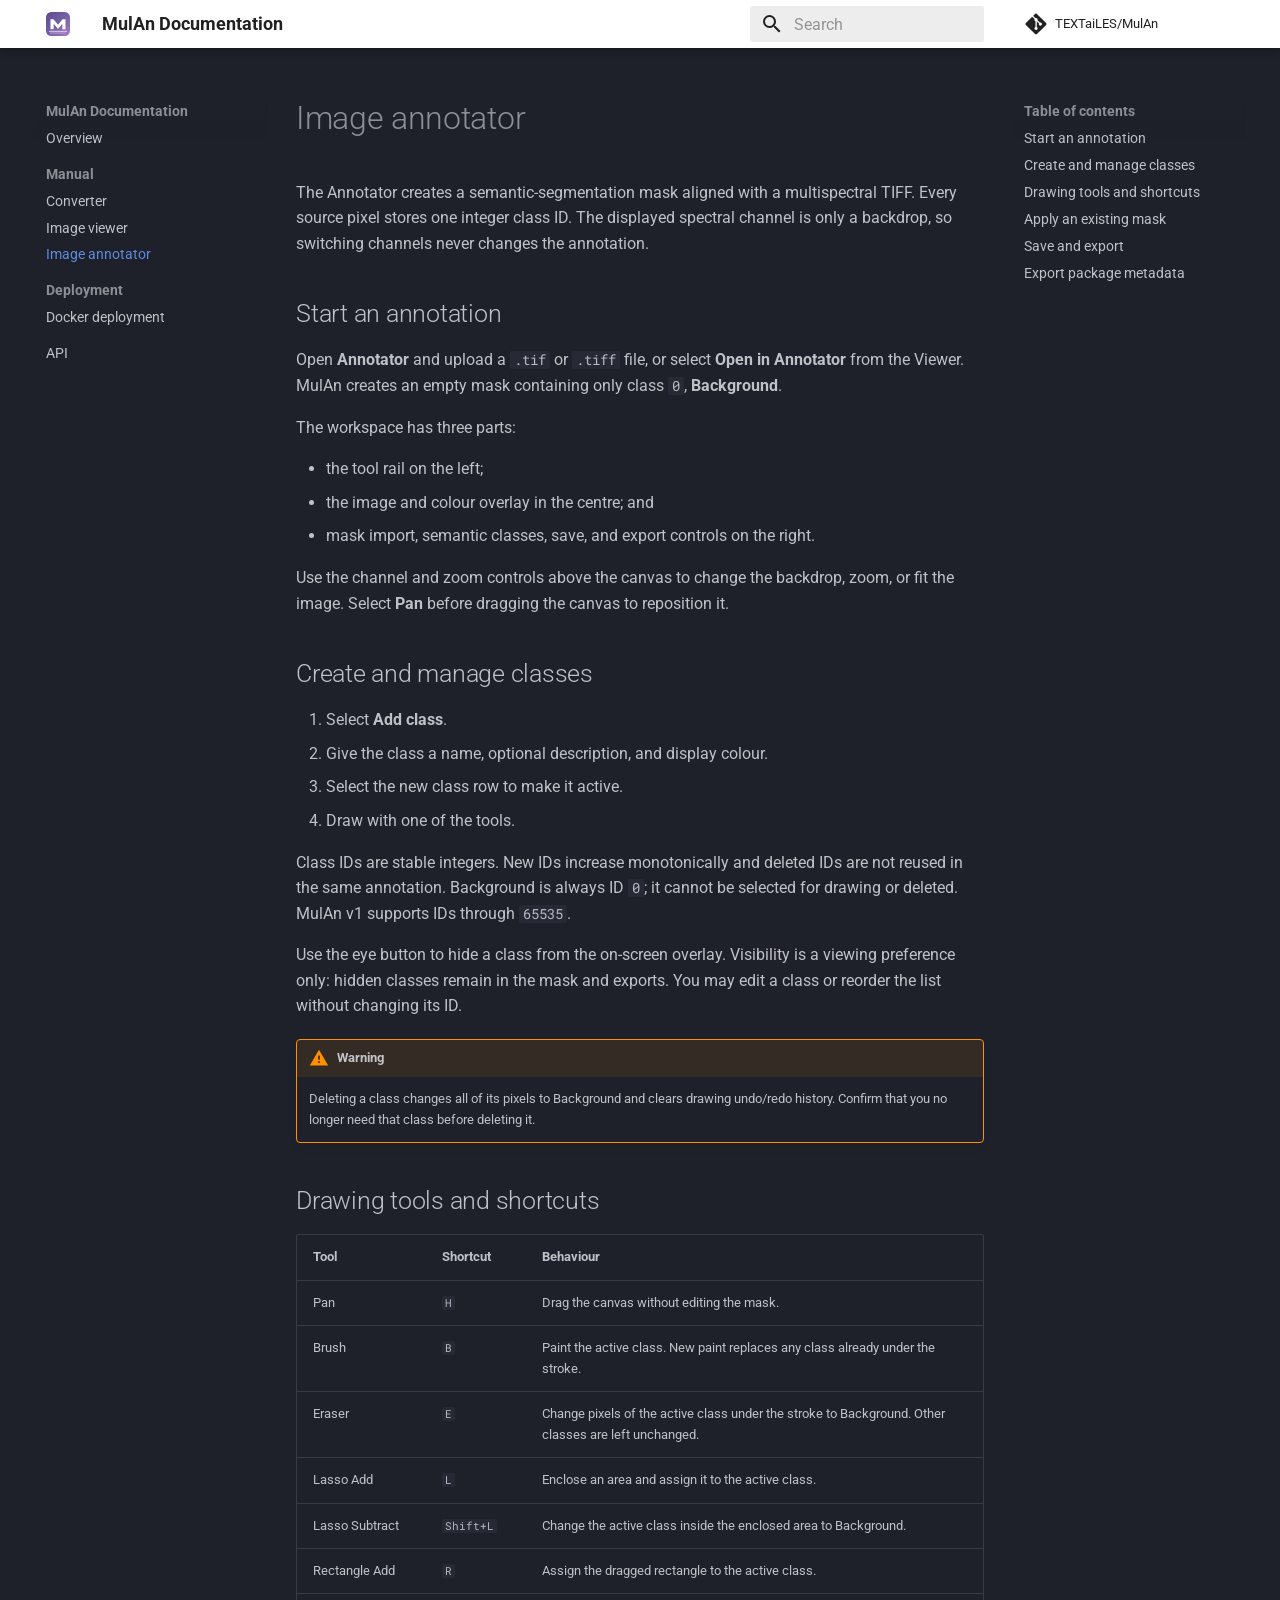
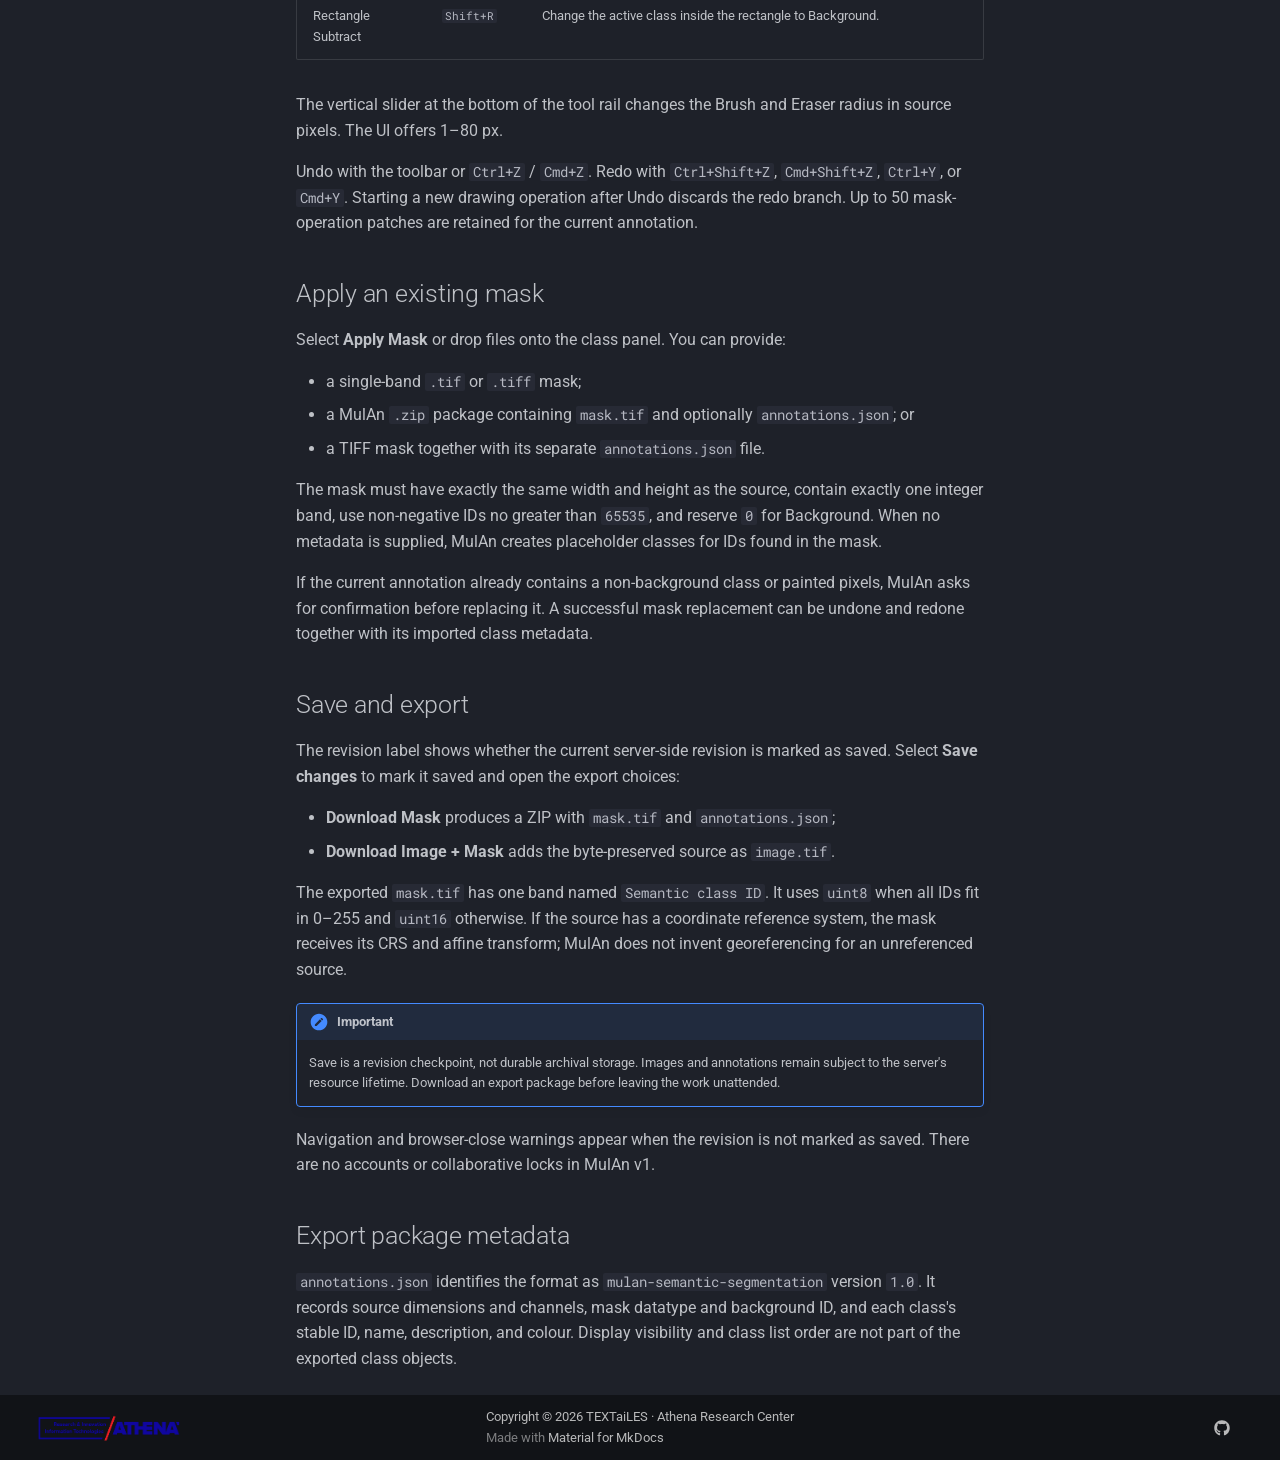
<file: manual/image-annotator/index.html>
<!doctype html>
<html lang="en" class="no-js">
  <head>
    
      <meta charset="utf-8">
      <meta name="viewport" content="width=device-width,initial-scale=1">
      
        <meta name="description" content="User, deployment, and API documentation for the MulAn multispectral image viewer and annotator">
      
      
        <meta name="author" content="TEXTaiLES and Athena Research Center">
      
      
        <link rel="canonical" href="https://textailes.github.io/mulan-documentation/manual/image-annotator/">
      
      
        <link rel="prev" href="../image-viewer/">
      
      
        <link rel="next" href="../../deployment/docker/">
      
      
        
      
      
      <link rel="icon" href="../../assets/mulan-mark.svg">
      <meta name="generator" content="mkdocs-1.6.1, mkdocs-material-9.7.7">
    
    
      
        <title>Image annotator - MulAn Documentation</title>
      
    
    
      <link rel="stylesheet" href="../../assets/stylesheets/main.ec1eaa64.min.css">
      
        
        <link rel="stylesheet" href="../../assets/stylesheets/palette.ab4e12ef.min.css">
      
      


    
    
      
    
    
      
        
        
        <link rel="preconnect" href="https://fonts.gstatic.com" crossorigin>
        <link rel="stylesheet" href="https://fonts.googleapis.com/css?family=Roboto:300,300i,400,400i,700,700i%7CRoboto+Mono:400,400i,700,700i&display=fallback">
        <style>:root{--md-text-font:"Roboto";--md-code-font:"Roboto Mono"}</style>
      
    
    
      <link rel="stylesheet" href="../../stylesheets/extra.css">
    
    <script>__md_scope=new URL("../..",location),__md_hash=e=>[...e].reduce(((e,_)=>(e<<5)-e+_.charCodeAt(0)),0),__md_get=(e,_=localStorage,t=__md_scope)=>JSON.parse(_.getItem(t.pathname+"."+e)),__md_set=(e,_,t=localStorage,a=__md_scope)=>{try{t.setItem(a.pathname+"."+e,JSON.stringify(_))}catch(e){}}</script>
    
      

    
    
  </head>
  
  
    
    
    
    
    
    <body dir="ltr" data-md-color-scheme="slate" data-md-color-primary="white" data-md-color-accent="indigo">
  
    
    <input class="md-toggle" data-md-toggle="drawer" type="checkbox" id="__drawer" autocomplete="off">
    <input class="md-toggle" data-md-toggle="search" type="checkbox" id="__search" autocomplete="off">
    <label class="md-overlay" for="__drawer"></label>
    <div data-md-component="skip">
      
        
        <a href="#image-annotator" class="md-skip">
          Skip to content
        </a>
      
    </div>
    <div data-md-component="announce">
      
    </div>
    
    
      

  

<header class="md-header md-header--shadow" data-md-component="header">
  <nav class="md-header__inner md-grid" aria-label="Header">
    <a href="../.." title="MulAn Documentation" class="md-header__button md-logo" aria-label="MulAn Documentation" data-md-component="logo">
      
  <img src="../../assets/mulan-mark.svg" alt="logo">

    </a>
    <label class="md-header__button md-icon" for="__drawer">
      
      <svg xmlns="http://www.w3.org/2000/svg" viewBox="0 0 24 24"><path d="M3 6h18v2H3zm0 5h18v2H3zm0 5h18v2H3z"/></svg>
    </label>
    <div class="md-header__title" data-md-component="header-title">
      <div class="md-header__ellipsis">
        <div class="md-header__topic">
          <span class="md-ellipsis">
            MulAn Documentation
          </span>
        </div>
        <div class="md-header__topic" data-md-component="header-topic">
          <span class="md-ellipsis">
            
              Image annotator
            
          </span>
        </div>
      </div>
    </div>
    
      
    
    
    
    
      
      
        <label class="md-header__button md-icon" for="__search">
          
          <svg xmlns="http://www.w3.org/2000/svg" viewBox="0 0 24 24"><path d="M9.5 3A6.5 6.5 0 0 1 16 9.5c0 1.61-.59 3.09-1.56 4.23l.27.27h.79l5 5-1.5 1.5-5-5v-.79l-.27-.27A6.52 6.52 0 0 1 9.5 16 6.5 6.5 0 0 1 3 9.5 6.5 6.5 0 0 1 9.5 3m0 2C7 5 5 7 5 9.5S7 14 9.5 14 14 12 14 9.5 12 5 9.5 5"/></svg>
        </label>
        <div class="md-search" data-md-component="search" role="dialog">
  <label class="md-search__overlay" for="__search"></label>
  <div class="md-search__inner" role="search">
    <form class="md-search__form" name="search">
      <input type="text" class="md-search__input" name="query" aria-label="Search" placeholder="Search" autocapitalize="off" autocorrect="off" autocomplete="off" spellcheck="false" data-md-component="search-query" required>
      <label class="md-search__icon md-icon" for="__search">
        
        <svg xmlns="http://www.w3.org/2000/svg" viewBox="0 0 24 24"><path d="M9.5 3A6.5 6.5 0 0 1 16 9.5c0 1.61-.59 3.09-1.56 4.23l.27.27h.79l5 5-1.5 1.5-5-5v-.79l-.27-.27A6.52 6.52 0 0 1 9.5 16 6.5 6.5 0 0 1 3 9.5 6.5 6.5 0 0 1 9.5 3m0 2C7 5 5 7 5 9.5S7 14 9.5 14 14 12 14 9.5 12 5 9.5 5"/></svg>
        
        <svg xmlns="http://www.w3.org/2000/svg" viewBox="0 0 24 24"><path d="M20 11v2H8l5.5 5.5-1.42 1.42L4.16 12l7.92-7.92L13.5 5.5 8 11z"/></svg>
      </label>
      <nav class="md-search__options" aria-label="Search">
        
        <button type="reset" class="md-search__icon md-icon" title="Clear" aria-label="Clear" tabindex="-1">
          
          <svg xmlns="http://www.w3.org/2000/svg" viewBox="0 0 24 24"><path d="M19 6.41 17.59 5 12 10.59 6.41 5 5 6.41 10.59 12 5 17.59 6.41 19 12 13.41 17.59 19 19 17.59 13.41 12z"/></svg>
        </button>
      </nav>
      
    </form>
    <div class="md-search__output">
      <div class="md-search__scrollwrap" tabindex="0" data-md-scrollfix>
        <div class="md-search-result" data-md-component="search-result">
          <div class="md-search-result__meta">
            Initializing search
          </div>
          <ol class="md-search-result__list" role="presentation"></ol>
        </div>
      </div>
    </div>
  </div>
</div>
      
    
    
      <div class="md-header__source">
        <a href="https://github.com/TEXTaiLES/MulAn" title="Go to repository" class="md-source" data-md-component="source">
  <div class="md-source__icon md-icon">
    
    <svg xmlns="http://www.w3.org/2000/svg" viewBox="0 0 448 512"><!--! Font Awesome Free 7.1.0 by @fontawesome - https://fontawesome.com License - https://fontawesome.com/license/free (Icons: CC BY 4.0, Fonts: SIL OFL 1.1, Code: MIT License) Copyright 2025 Fonticons, Inc.--><path d="M439.6 236.1 244 40.5c-5.4-5.5-12.8-8.5-20.4-8.5s-15 3-20.4 8.4L162.5 81l51.5 51.5c27.1-9.1 52.7 16.8 43.4 43.7l49.7 49.7c34.2-11.8 61.2 31 35.5 56.7-26.5 26.5-70.2-2.9-56-37.3L240.3 199v121.9c25.3 12.5 22.3 41.8 9.1 55-6.4 6.4-15.2 10.1-24.3 10.1s-17.8-3.6-24.3-10.1c-17.6-17.6-11.1-46.9 11.2-56v-123c-20.8-8.5-24.6-30.7-18.6-45L142.6 101 8.5 235.1C3 240.6 0 247.9 0 255.5s3 15 8.5 20.4l195.6 195.7c5.4 5.4 12.7 8.4 20.4 8.4s15-3 20.4-8.4l194.7-194.7c5.4-5.4 8.4-12.8 8.4-20.4s-3-15-8.4-20.4"/></svg>
  </div>
  <div class="md-source__repository">
    TEXTaiLES/MulAn
  </div>
</a>
      </div>
    
  </nav>
  
</header>
    
    <div class="md-container" data-md-component="container">
      
      
        
          
        
      
      <main class="md-main" data-md-component="main">
        <div class="md-main__inner md-grid">
          
            
              
              <div class="md-sidebar md-sidebar--primary" data-md-component="sidebar" data-md-type="navigation" >
                <div class="md-sidebar__scrollwrap">
                  <div class="md-sidebar__inner">
                    



<nav class="md-nav md-nav--primary" aria-label="Navigation" data-md-level="0">
  <label class="md-nav__title" for="__drawer">
    <a href="../.." title="MulAn Documentation" class="md-nav__button md-logo" aria-label="MulAn Documentation" data-md-component="logo">
      
  <img src="../../assets/mulan-mark.svg" alt="logo">

    </a>
    MulAn Documentation
  </label>
  
    <div class="md-nav__source">
      <a href="https://github.com/TEXTaiLES/MulAn" title="Go to repository" class="md-source" data-md-component="source">
  <div class="md-source__icon md-icon">
    
    <svg xmlns="http://www.w3.org/2000/svg" viewBox="0 0 448 512"><!--! Font Awesome Free 7.1.0 by @fontawesome - https://fontawesome.com License - https://fontawesome.com/license/free (Icons: CC BY 4.0, Fonts: SIL OFL 1.1, Code: MIT License) Copyright 2025 Fonticons, Inc.--><path d="M439.6 236.1 244 40.5c-5.4-5.5-12.8-8.5-20.4-8.5s-15 3-20.4 8.4L162.5 81l51.5 51.5c27.1-9.1 52.7 16.8 43.4 43.7l49.7 49.7c34.2-11.8 61.2 31 35.5 56.7-26.5 26.5-70.2-2.9-56-37.3L240.3 199v121.9c25.3 12.5 22.3 41.8 9.1 55-6.4 6.4-15.2 10.1-24.3 10.1s-17.8-3.6-24.3-10.1c-17.6-17.6-11.1-46.9 11.2-56v-123c-20.8-8.5-24.6-30.7-18.6-45L142.6 101 8.5 235.1C3 240.6 0 247.9 0 255.5s3 15 8.5 20.4l195.6 195.7c5.4 5.4 12.7 8.4 20.4 8.4s15-3 20.4-8.4l194.7-194.7c5.4-5.4 8.4-12.8 8.4-20.4s-3-15-8.4-20.4"/></svg>
  </div>
  <div class="md-source__repository">
    TEXTaiLES/MulAn
  </div>
</a>
    </div>
  
  <ul class="md-nav__list" data-md-scrollfix>
    
      
      
  
  
  
  
    <li class="md-nav__item">
      <a href="../.." class="md-nav__link">
        
  
  
  <span class="md-ellipsis">
    
  
    Overview
  

    
  </span>
  
  

      </a>
    </li>
  

    
      
      
  
  
    
  
  
  
    
    
    
    
      
        
        
      
    
    
    <li class="md-nav__item md-nav__item--active md-nav__item--section md-nav__item--nested">
      
        
        
        <input class="md-nav__toggle md-toggle " type="checkbox" id="__nav_2" checked>
        
          
          <label class="md-nav__link" for="__nav_2" id="__nav_2_label" tabindex="">
            
  
  
  <span class="md-ellipsis">
    
  
    Manual
  

    
  </span>
  
  

            <span class="md-nav__icon md-icon"></span>
          </label>
        
        <nav class="md-nav" data-md-level="1" aria-labelledby="__nav_2_label" aria-expanded="true">
          <label class="md-nav__title" for="__nav_2">
            <span class="md-nav__icon md-icon"></span>
            
  
    Manual
  

          </label>
          <ul class="md-nav__list" data-md-scrollfix>
            
              
                
  
  
  
  
    <li class="md-nav__item">
      <a href="../converter/" class="md-nav__link">
        
  
  
  <span class="md-ellipsis">
    
  
    Converter
  

    
  </span>
  
  

      </a>
    </li>
  

              
            
              
                
  
  
  
  
    <li class="md-nav__item">
      <a href="../image-viewer/" class="md-nav__link">
        
  
  
  <span class="md-ellipsis">
    
  
    Image viewer
  

    
  </span>
  
  

      </a>
    </li>
  

              
            
              
                
  
  
    
  
  
  
    <li class="md-nav__item md-nav__item--active">
      
      <input class="md-nav__toggle md-toggle" type="checkbox" id="__toc">
      
      
        
      
      
        <label class="md-nav__link md-nav__link--active" for="__toc">
          
  
  
  <span class="md-ellipsis">
    
  
    Image annotator
  

    
  </span>
  
  

          <span class="md-nav__icon md-icon"></span>
        </label>
      
      <a href="./" class="md-nav__link md-nav__link--active">
        
  
  
  <span class="md-ellipsis">
    
  
    Image annotator
  

    
  </span>
  
  

      </a>
      
        

<nav class="md-nav md-nav--secondary" aria-label="Table of contents">
  
  
  
    
  
  
    <label class="md-nav__title" for="__toc">
      <span class="md-nav__icon md-icon"></span>
      Table of contents
    </label>
    <ul class="md-nav__list" data-md-component="toc" data-md-scrollfix>
      
        <li class="md-nav__item">
  <a href="#start-an-annotation" class="md-nav__link">
    <span class="md-ellipsis">
      
        Start an annotation
      
    </span>
  </a>
  
</li>
      
        <li class="md-nav__item">
  <a href="#create-and-manage-classes" class="md-nav__link">
    <span class="md-ellipsis">
      
        Create and manage classes
      
    </span>
  </a>
  
</li>
      
        <li class="md-nav__item">
  <a href="#drawing-tools-and-shortcuts" class="md-nav__link">
    <span class="md-ellipsis">
      
        Drawing tools and shortcuts
      
    </span>
  </a>
  
</li>
      
        <li class="md-nav__item">
  <a href="#apply-an-existing-mask" class="md-nav__link">
    <span class="md-ellipsis">
      
        Apply an existing mask
      
    </span>
  </a>
  
</li>
      
        <li class="md-nav__item">
  <a href="#save-and-export" class="md-nav__link">
    <span class="md-ellipsis">
      
        Save and export
      
    </span>
  </a>
  
</li>
      
        <li class="md-nav__item">
  <a href="#export-package-metadata" class="md-nav__link">
    <span class="md-ellipsis">
      
        Export package metadata
      
    </span>
  </a>
  
</li>
      
    </ul>
  
</nav>
      
    </li>
  

              
            
          </ul>
        </nav>
      
    </li>
  

    
      
      
  
  
  
  
    
    
    
    
      
        
        
      
    
    
    <li class="md-nav__item md-nav__item--section md-nav__item--nested">
      
        
        
        <input class="md-nav__toggle md-toggle " type="checkbox" id="__nav_3" >
        
          
          <label class="md-nav__link" for="__nav_3" id="__nav_3_label" tabindex="">
            
  
  
  <span class="md-ellipsis">
    
  
    Deployment
  

    
  </span>
  
  

            <span class="md-nav__icon md-icon"></span>
          </label>
        
        <nav class="md-nav" data-md-level="1" aria-labelledby="__nav_3_label" aria-expanded="false">
          <label class="md-nav__title" for="__nav_3">
            <span class="md-nav__icon md-icon"></span>
            
  
    Deployment
  

          </label>
          <ul class="md-nav__list" data-md-scrollfix>
            
              
                
  
  
  
  
    <li class="md-nav__item">
      <a href="../../deployment/docker/" class="md-nav__link">
        
  
  
  <span class="md-ellipsis">
    
  
    Docker deployment
  

    
  </span>
  
  

      </a>
    </li>
  

              
            
          </ul>
        </nav>
      
    </li>
  

    
      
      
  
  
  
  
    <li class="md-nav__item">
      <a href="../../api/" class="md-nav__link">
        
  
  
  <span class="md-ellipsis">
    
  
    API
  

    
  </span>
  
  

      </a>
    </li>
  

    
  </ul>
</nav>
                  </div>
                </div>
              </div>
            
            
              
              <div class="md-sidebar md-sidebar--secondary" data-md-component="sidebar" data-md-type="toc" >
                <div class="md-sidebar__scrollwrap">
                  <div class="md-sidebar__inner">
                    

<nav class="md-nav md-nav--secondary" aria-label="Table of contents">
  
  
  
    
  
  
    <label class="md-nav__title" for="__toc">
      <span class="md-nav__icon md-icon"></span>
      Table of contents
    </label>
    <ul class="md-nav__list" data-md-component="toc" data-md-scrollfix>
      
        <li class="md-nav__item">
  <a href="#start-an-annotation" class="md-nav__link">
    <span class="md-ellipsis">
      
        Start an annotation
      
    </span>
  </a>
  
</li>
      
        <li class="md-nav__item">
  <a href="#create-and-manage-classes" class="md-nav__link">
    <span class="md-ellipsis">
      
        Create and manage classes
      
    </span>
  </a>
  
</li>
      
        <li class="md-nav__item">
  <a href="#drawing-tools-and-shortcuts" class="md-nav__link">
    <span class="md-ellipsis">
      
        Drawing tools and shortcuts
      
    </span>
  </a>
  
</li>
      
        <li class="md-nav__item">
  <a href="#apply-an-existing-mask" class="md-nav__link">
    <span class="md-ellipsis">
      
        Apply an existing mask
      
    </span>
  </a>
  
</li>
      
        <li class="md-nav__item">
  <a href="#save-and-export" class="md-nav__link">
    <span class="md-ellipsis">
      
        Save and export
      
    </span>
  </a>
  
</li>
      
        <li class="md-nav__item">
  <a href="#export-package-metadata" class="md-nav__link">
    <span class="md-ellipsis">
      
        Export package metadata
      
    </span>
  </a>
  
</li>
      
    </ul>
  
</nav>
                  </div>
                </div>
              </div>
            
          
          
            <div class="md-content" data-md-component="content">
              
              <article class="md-content__inner md-typeset">
                
                  


  
  


<h1 id="image-annotator">Image annotator<a class="headerlink" href="#image-annotator" title="Permanent link">&para;</a></h1>
<p>The Annotator creates a semantic-segmentation mask aligned with a multispectral TIFF. Every source pixel stores one integer class ID. The displayed spectral channel is only a backdrop, so switching channels never changes the annotation.</p>
<h2 id="start-an-annotation">Start an annotation<a class="headerlink" href="#start-an-annotation" title="Permanent link">&para;</a></h2>
<p>Open <strong>Annotator</strong> and upload a <code>.tif</code> or <code>.tiff</code> file, or select <strong>Open in Annotator</strong> from the Viewer. MulAn creates an empty mask containing only class <code>0</code>, <strong>Background</strong>.</p>
<p>The workspace has three parts:</p>
<ul>
<li>the tool rail on the left;</li>
<li>the image and colour overlay in the centre; and</li>
<li>mask import, semantic classes, save, and export controls on the right.</li>
</ul>
<p>Use the channel and zoom controls above the canvas to change the backdrop, zoom, or fit the image. Select <strong>Pan</strong> before dragging the canvas to reposition it.</p>
<h2 id="create-and-manage-classes">Create and manage classes<a class="headerlink" href="#create-and-manage-classes" title="Permanent link">&para;</a></h2>
<ol>
<li>Select <strong>Add class</strong>.</li>
<li>Give the class a name, optional description, and display colour.</li>
<li>Select the new class row to make it active.</li>
<li>Draw with one of the tools.</li>
</ol>
<p>Class IDs are stable integers. New IDs increase monotonically and deleted IDs are not reused in the same annotation. Background is always ID <code>0</code>; it cannot be selected for drawing or deleted. MulAn v1 supports IDs through <code>65535</code>.</p>
<p>Use the eye button to hide a class from the on-screen overlay. Visibility is a viewing preference only: hidden classes remain in the mask and exports. You may edit a class or reorder the list without changing its ID.</p>
<div class="admonition warning">
<p class="admonition-title">Warning</p>
<p>Deleting a class changes all of its pixels to Background and clears drawing undo/redo history. Confirm that you no longer need that class before deleting it.</p>
</div>
<h2 id="drawing-tools-and-shortcuts">Drawing tools and shortcuts<a class="headerlink" href="#drawing-tools-and-shortcuts" title="Permanent link">&para;</a></h2>
<table>
<thead>
<tr>
<th>Tool</th>
<th>Shortcut</th>
<th>Behaviour</th>
</tr>
</thead>
<tbody>
<tr>
<td>Pan</td>
<td><code>H</code></td>
<td>Drag the canvas without editing the mask.</td>
</tr>
<tr>
<td>Brush</td>
<td><code>B</code></td>
<td>Paint the active class. New paint replaces any class already under the stroke.</td>
</tr>
<tr>
<td>Eraser</td>
<td><code>E</code></td>
<td>Change pixels of the active class under the stroke to Background. Other classes are left unchanged.</td>
</tr>
<tr>
<td>Lasso Add</td>
<td><code>L</code></td>
<td>Enclose an area and assign it to the active class.</td>
</tr>
<tr>
<td>Lasso Subtract</td>
<td><code>Shift+L</code></td>
<td>Change the active class inside the enclosed area to Background.</td>
</tr>
<tr>
<td>Rectangle Add</td>
<td><code>R</code></td>
<td>Assign the dragged rectangle to the active class.</td>
</tr>
<tr>
<td>Rectangle Subtract</td>
<td><code>Shift+R</code></td>
<td>Change the active class inside the rectangle to Background.</td>
</tr>
</tbody>
</table>
<p>The vertical slider at the bottom of the tool rail changes the Brush and Eraser radius in source pixels. The UI offers 1–80 px.</p>
<p>Undo with the toolbar or <code>Ctrl+Z</code> / <code>Cmd+Z</code>. Redo with <code>Ctrl+Shift+Z</code>, <code>Cmd+Shift+Z</code>, <code>Ctrl+Y</code>, or <code>Cmd+Y</code>. Starting a new drawing operation after Undo discards the redo branch. Up to 50 mask-operation patches are retained for the current annotation.</p>
<h2 id="apply-an-existing-mask">Apply an existing mask<a class="headerlink" href="#apply-an-existing-mask" title="Permanent link">&para;</a></h2>
<p>Select <strong>Apply Mask</strong> or drop files onto the class panel. You can provide:</p>
<ul>
<li>a single-band <code>.tif</code> or <code>.tiff</code> mask;</li>
<li>a MulAn <code>.zip</code> package containing <code>mask.tif</code> and optionally <code>annotations.json</code>; or</li>
<li>a TIFF mask together with its separate <code>annotations.json</code> file.</li>
</ul>
<p>The mask must have exactly the same width and height as the source, contain exactly one integer band, use non-negative IDs no greater than <code>65535</code>, and reserve <code>0</code> for Background. When no metadata is supplied, MulAn creates placeholder classes for IDs found in the mask.</p>
<p>If the current annotation already contains a non-background class or painted pixels, MulAn asks for confirmation before replacing it. A successful mask replacement can be undone and redone together with its imported class metadata.</p>
<h2 id="save-and-export">Save and export<a class="headerlink" href="#save-and-export" title="Permanent link">&para;</a></h2>
<p>The revision label shows whether the current server-side revision is marked as saved. Select <strong>Save changes</strong> to mark it saved and open the export choices:</p>
<ul>
<li><strong>Download Mask</strong> produces a ZIP with <code>mask.tif</code> and <code>annotations.json</code>;</li>
<li><strong>Download Image + Mask</strong> adds the byte-preserved source as <code>image.tif</code>.</li>
</ul>
<p>The exported <code>mask.tif</code> has one band named <code>Semantic class ID</code>. It uses <code>uint8</code> when all IDs fit in 0–255 and <code>uint16</code> otherwise. If the source has a coordinate reference system, the mask receives its CRS and affine transform; MulAn does not invent georeferencing for an unreferenced source.</p>
<div class="admonition important">
<p class="admonition-title">Important</p>
<p>Save is a revision checkpoint, not durable archival storage. Images and annotations remain subject to the server's resource lifetime. Download an export package before leaving the work unattended.</p>
</div>
<p>Navigation and browser-close warnings appear when the revision is not marked as saved. There are no accounts or collaborative locks in MulAn v1.</p>
<h2 id="export-package-metadata">Export package metadata<a class="headerlink" href="#export-package-metadata" title="Permanent link">&para;</a></h2>
<p><code>annotations.json</code> identifies the format as <code>mulan-semantic-segmentation</code> version <code>1.0</code>. It records source dimensions and channels, mask datatype and background ID, and each class's stable ID, name, description, and colour. Display visibility and class list order are not part of the exported class objects.</p>












                
              </article>
            </div>
          
          
<script>var target=document.getElementById(location.hash.slice(1));target&&target.name&&(target.checked=target.name.startsWith("__tabbed_"))</script>
        </div>
        
          <button type="button" class="md-top md-icon" data-md-component="top" hidden>
  
  <svg xmlns="http://www.w3.org/2000/svg" viewBox="0 0 24 24"><path d="M13 20h-2V8l-5.5 5.5-1.42-1.42L12 4.16l7.92 7.92-1.42 1.42L13 8z"/></svg>
  Back to top
</button>
        
      </main>
      
        <footer class="md-footer">
  
  <div class="md-footer-meta md-typeset">
    <div class="md-footer-meta__inner md-grid">
      <div class="md-copyright">
  
    <div class="md-copyright__highlight">
      Copyright &copy; 2026 TEXTaiLES &middot; Athena Research Center
    </div>
  
  
    Made with
    <a href="https://squidfunk.github.io/mkdocs-material/" target="_blank" rel="noopener">
      Material for MkDocs
    </a>
  
</div>
      
        
<div class="md-social">
  
    
    
    
    
      
      
    
    <a href="https://github.com/TEXTaiLES/MulAn" target="_blank" rel="noopener" title="github.com" class="md-social__link">
      <svg xmlns="http://www.w3.org/2000/svg" viewBox="0 0 512 512"><!--! Font Awesome Free 7.1.0 by @fontawesome - https://fontawesome.com License - https://fontawesome.com/license/free (Icons: CC BY 4.0, Fonts: SIL OFL 1.1, Code: MIT License) Copyright 2025 Fonticons, Inc.--><path d="M173.9 397.4c0 2-2.3 3.6-5.2 3.6-3.3.3-5.6-1.3-5.6-3.6 0-2 2.3-3.6 5.2-3.6 3-.3 5.6 1.3 5.6 3.6m-31.1-4.5c-.7 2 1.3 4.3 4.3 4.9 2.6 1 5.6 0 6.2-2s-1.3-4.3-4.3-5.2c-2.6-.7-5.5.3-6.2 2.3m44.2-1.7c-2.9.7-4.9 2.6-4.6 4.9.3 2 2.9 3.3 5.9 2.6 2.9-.7 4.9-2.6 4.6-4.6-.3-1.9-3-3.2-5.9-2.9M252.8 8C114.1 8 8 113.3 8 252c0 110.9 69.8 205.8 169.5 239.2 12.8 2.3 17.3-5.6 17.3-12.1 0-6.2-.3-40.4-.3-61.4 0 0-70 15-84.7-29.8 0 0-11.4-29.1-27.8-36.6 0 0-22.9-15.7 1.6-15.4 0 0 24.9 2 38.6 25.8 21.9 38.6 58.6 27.5 72.9 20.9 2.3-16 8.8-27.1 16-33.7-55.9-6.2-112.3-14.3-112.3-110.5 0-27.5 7.6-41.3 23.6-58.9-2.6-6.5-11.1-33.3 2.6-67.9 20.9-6.5 69 27 69 27 20-5.6 41.5-8.5 62.8-8.5s42.8 2.9 62.8 8.5c0 0 48.1-33.6 69-27 13.7 34.7 5.2 61.4 2.6 67.9 16 17.7 25.8 31.5 25.8 58.9 0 96.5-58.9 104.2-114.8 110.5 9.2 7.9 17 22.9 17 46.4 0 33.7-.3 75.4-.3 83.6 0 6.5 4.6 14.4 17.3 12.1C436.2 457.8 504 362.9 504 252 504 113.3 391.5 8 252.8 8M105.2 352.9c-1.3 1-1 3.3.7 5.2 1.6 1.6 3.9 2.3 5.2 1 1.3-1 1-3.3-.7-5.2-1.6-1.6-3.9-2.3-5.2-1m-10.8-8.1c-.7 1.3.3 2.9 2.3 3.9 1.6 1 3.6.7 4.3-.7.7-1.3-.3-2.9-2.3-3.9-2-.6-3.6-.3-4.3.7m32.4 35.6c-1.6 1.3-1 4.3 1.3 6.2 2.3 2.3 5.2 2.6 6.5 1 1.3-1.3.7-4.3-1.3-6.2-2.2-2.3-5.2-2.6-6.5-1m-11.4-14.7c-1.6 1-1.6 3.6 0 5.9s4.3 3.3 5.6 2.3c1.6-1.3 1.6-3.9 0-6.2-1.4-2.3-4-3.3-5.6-2"/></svg>
    </a>
  
</div>
      
    </div>
  </div>
</footer>
      
    </div>
    <div class="md-dialog" data-md-component="dialog">
      <div class="md-dialog__inner md-typeset"></div>
    </div>
    
    
    
      
      
      <script id="__config" type="application/json">{"annotate": null, "base": "../..", "features": ["navigation.sections", "navigation.top", "content.code.copy"], "search": "../../assets/javascripts/workers/search.2c215733.min.js", "tags": null, "translations": {"clipboard.copied": "Copied to clipboard", "clipboard.copy": "Copy to clipboard", "search.result.more.one": "1 more on this page", "search.result.more.other": "# more on this page", "search.result.none": "No matching documents", "search.result.one": "1 matching document", "search.result.other": "# matching documents", "search.result.placeholder": "Type to start searching", "search.result.term.missing": "Missing", "select.version": "Select version"}, "version": null}</script>
    
    
      <script src="../../assets/javascripts/bundle.d7400e89.min.js"></script>
      
        <script src="../../javascripts/extra.js"></script>
      
    
  </body>
</html>
</file>
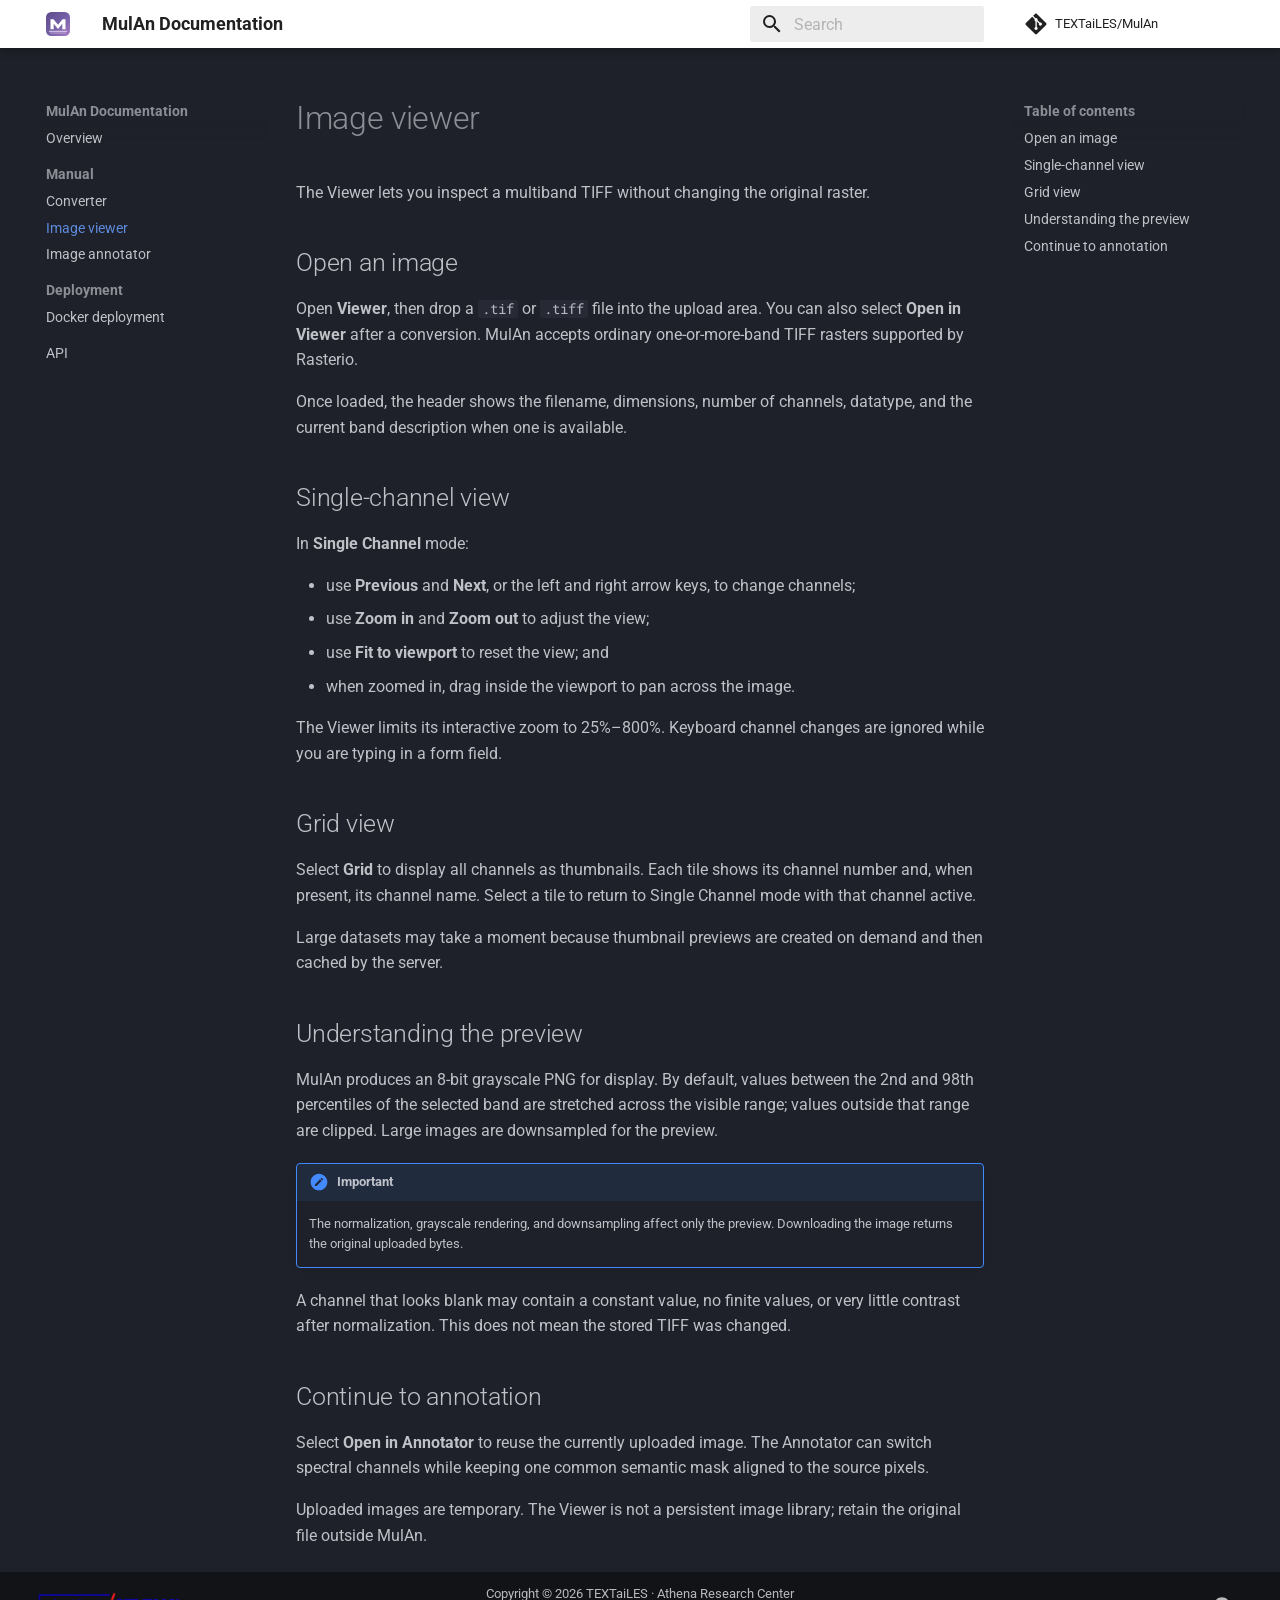
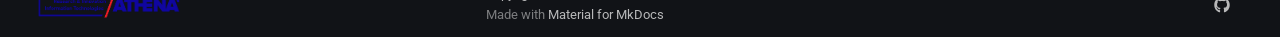
<file: manual/image-viewer/index.html>
<!doctype html>
<html lang="en" class="no-js">
  <head>
    
      <meta charset="utf-8">
      <meta name="viewport" content="width=device-width,initial-scale=1">
      
        <meta name="description" content="User, deployment, and API documentation for the MulAn multispectral image viewer and annotator">
      
      
        <meta name="author" content="TEXTaiLES and Athena Research Center">
      
      
        <link rel="canonical" href="https://textailes.github.io/mulan-documentation/manual/image-viewer/">
      
      
        <link rel="prev" href="../converter/">
      
      
        <link rel="next" href="../image-annotator/">
      
      
        
      
      
      <link rel="icon" href="../../assets/mulan-mark.svg">
      <meta name="generator" content="mkdocs-1.6.1, mkdocs-material-9.7.7">
    
    
      
        <title>Image viewer - MulAn Documentation</title>
      
    
    
      <link rel="stylesheet" href="../../assets/stylesheets/main.ec1eaa64.min.css">
      
        
        <link rel="stylesheet" href="../../assets/stylesheets/palette.ab4e12ef.min.css">
      
      


    
    
      
    
    
      
        
        
        <link rel="preconnect" href="https://fonts.gstatic.com" crossorigin>
        <link rel="stylesheet" href="https://fonts.googleapis.com/css?family=Roboto:300,300i,400,400i,700,700i%7CRoboto+Mono:400,400i,700,700i&display=fallback">
        <style>:root{--md-text-font:"Roboto";--md-code-font:"Roboto Mono"}</style>
      
    
    
      <link rel="stylesheet" href="../../stylesheets/extra.css">
    
    <script>__md_scope=new URL("../..",location),__md_hash=e=>[...e].reduce(((e,_)=>(e<<5)-e+_.charCodeAt(0)),0),__md_get=(e,_=localStorage,t=__md_scope)=>JSON.parse(_.getItem(t.pathname+"."+e)),__md_set=(e,_,t=localStorage,a=__md_scope)=>{try{t.setItem(a.pathname+"."+e,JSON.stringify(_))}catch(e){}}</script>
    
      

    
    
  </head>
  
  
    
    
    
    
    
    <body dir="ltr" data-md-color-scheme="slate" data-md-color-primary="white" data-md-color-accent="indigo">
  
    
    <input class="md-toggle" data-md-toggle="drawer" type="checkbox" id="__drawer" autocomplete="off">
    <input class="md-toggle" data-md-toggle="search" type="checkbox" id="__search" autocomplete="off">
    <label class="md-overlay" for="__drawer"></label>
    <div data-md-component="skip">
      
        
        <a href="#image-viewer" class="md-skip">
          Skip to content
        </a>
      
    </div>
    <div data-md-component="announce">
      
    </div>
    
    
      

  

<header class="md-header md-header--shadow" data-md-component="header">
  <nav class="md-header__inner md-grid" aria-label="Header">
    <a href="../.." title="MulAn Documentation" class="md-header__button md-logo" aria-label="MulAn Documentation" data-md-component="logo">
      
  <img src="../../assets/mulan-mark.svg" alt="logo">

    </a>
    <label class="md-header__button md-icon" for="__drawer">
      
      <svg xmlns="http://www.w3.org/2000/svg" viewBox="0 0 24 24"><path d="M3 6h18v2H3zm0 5h18v2H3zm0 5h18v2H3z"/></svg>
    </label>
    <div class="md-header__title" data-md-component="header-title">
      <div class="md-header__ellipsis">
        <div class="md-header__topic">
          <span class="md-ellipsis">
            MulAn Documentation
          </span>
        </div>
        <div class="md-header__topic" data-md-component="header-topic">
          <span class="md-ellipsis">
            
              Image viewer
            
          </span>
        </div>
      </div>
    </div>
    
      
    
    
    
    
      
      
        <label class="md-header__button md-icon" for="__search">
          
          <svg xmlns="http://www.w3.org/2000/svg" viewBox="0 0 24 24"><path d="M9.5 3A6.5 6.5 0 0 1 16 9.5c0 1.61-.59 3.09-1.56 4.23l.27.27h.79l5 5-1.5 1.5-5-5v-.79l-.27-.27A6.52 6.52 0 0 1 9.5 16 6.5 6.5 0 0 1 3 9.5 6.5 6.5 0 0 1 9.5 3m0 2C7 5 5 7 5 9.5S7 14 9.5 14 14 12 14 9.5 12 5 9.5 5"/></svg>
        </label>
        <div class="md-search" data-md-component="search" role="dialog">
  <label class="md-search__overlay" for="__search"></label>
  <div class="md-search__inner" role="search">
    <form class="md-search__form" name="search">
      <input type="text" class="md-search__input" name="query" aria-label="Search" placeholder="Search" autocapitalize="off" autocorrect="off" autocomplete="off" spellcheck="false" data-md-component="search-query" required>
      <label class="md-search__icon md-icon" for="__search">
        
        <svg xmlns="http://www.w3.org/2000/svg" viewBox="0 0 24 24"><path d="M9.5 3A6.5 6.5 0 0 1 16 9.5c0 1.61-.59 3.09-1.56 4.23l.27.27h.79l5 5-1.5 1.5-5-5v-.79l-.27-.27A6.52 6.52 0 0 1 9.5 16 6.5 6.5 0 0 1 3 9.5 6.5 6.5 0 0 1 9.5 3m0 2C7 5 5 7 5 9.5S7 14 9.5 14 14 12 14 9.5 12 5 9.5 5"/></svg>
        
        <svg xmlns="http://www.w3.org/2000/svg" viewBox="0 0 24 24"><path d="M20 11v2H8l5.5 5.5-1.42 1.42L4.16 12l7.92-7.92L13.5 5.5 8 11z"/></svg>
      </label>
      <nav class="md-search__options" aria-label="Search">
        
        <button type="reset" class="md-search__icon md-icon" title="Clear" aria-label="Clear" tabindex="-1">
          
          <svg xmlns="http://www.w3.org/2000/svg" viewBox="0 0 24 24"><path d="M19 6.41 17.59 5 12 10.59 6.41 5 5 6.41 10.59 12 5 17.59 6.41 19 12 13.41 17.59 19 19 17.59 13.41 12z"/></svg>
        </button>
      </nav>
      
    </form>
    <div class="md-search__output">
      <div class="md-search__scrollwrap" tabindex="0" data-md-scrollfix>
        <div class="md-search-result" data-md-component="search-result">
          <div class="md-search-result__meta">
            Initializing search
          </div>
          <ol class="md-search-result__list" role="presentation"></ol>
        </div>
      </div>
    </div>
  </div>
</div>
      
    
    
      <div class="md-header__source">
        <a href="https://github.com/TEXTaiLES/MulAn" title="Go to repository" class="md-source" data-md-component="source">
  <div class="md-source__icon md-icon">
    
    <svg xmlns="http://www.w3.org/2000/svg" viewBox="0 0 448 512"><!--! Font Awesome Free 7.1.0 by @fontawesome - https://fontawesome.com License - https://fontawesome.com/license/free (Icons: CC BY 4.0, Fonts: SIL OFL 1.1, Code: MIT License) Copyright 2025 Fonticons, Inc.--><path d="M439.6 236.1 244 40.5c-5.4-5.5-12.8-8.5-20.4-8.5s-15 3-20.4 8.4L162.5 81l51.5 51.5c27.1-9.1 52.7 16.8 43.4 43.7l49.7 49.7c34.2-11.8 61.2 31 35.5 56.7-26.5 26.5-70.2-2.9-56-37.3L240.3 199v121.9c25.3 12.5 22.3 41.8 9.1 55-6.4 6.4-15.2 10.1-24.3 10.1s-17.8-3.6-24.3-10.1c-17.6-17.6-11.1-46.9 11.2-56v-123c-20.8-8.5-24.6-30.7-18.6-45L142.6 101 8.5 235.1C3 240.6 0 247.9 0 255.5s3 15 8.5 20.4l195.6 195.7c5.4 5.4 12.7 8.4 20.4 8.4s15-3 20.4-8.4l194.7-194.7c5.4-5.4 8.4-12.8 8.4-20.4s-3-15-8.4-20.4"/></svg>
  </div>
  <div class="md-source__repository">
    TEXTaiLES/MulAn
  </div>
</a>
      </div>
    
  </nav>
  
</header>
    
    <div class="md-container" data-md-component="container">
      
      
        
          
        
      
      <main class="md-main" data-md-component="main">
        <div class="md-main__inner md-grid">
          
            
              
              <div class="md-sidebar md-sidebar--primary" data-md-component="sidebar" data-md-type="navigation" >
                <div class="md-sidebar__scrollwrap">
                  <div class="md-sidebar__inner">
                    



<nav class="md-nav md-nav--primary" aria-label="Navigation" data-md-level="0">
  <label class="md-nav__title" for="__drawer">
    <a href="../.." title="MulAn Documentation" class="md-nav__button md-logo" aria-label="MulAn Documentation" data-md-component="logo">
      
  <img src="../../assets/mulan-mark.svg" alt="logo">

    </a>
    MulAn Documentation
  </label>
  
    <div class="md-nav__source">
      <a href="https://github.com/TEXTaiLES/MulAn" title="Go to repository" class="md-source" data-md-component="source">
  <div class="md-source__icon md-icon">
    
    <svg xmlns="http://www.w3.org/2000/svg" viewBox="0 0 448 512"><!--! Font Awesome Free 7.1.0 by @fontawesome - https://fontawesome.com License - https://fontawesome.com/license/free (Icons: CC BY 4.0, Fonts: SIL OFL 1.1, Code: MIT License) Copyright 2025 Fonticons, Inc.--><path d="M439.6 236.1 244 40.5c-5.4-5.5-12.8-8.5-20.4-8.5s-15 3-20.4 8.4L162.5 81l51.5 51.5c27.1-9.1 52.7 16.8 43.4 43.7l49.7 49.7c34.2-11.8 61.2 31 35.5 56.7-26.5 26.5-70.2-2.9-56-37.3L240.3 199v121.9c25.3 12.5 22.3 41.8 9.1 55-6.4 6.4-15.2 10.1-24.3 10.1s-17.8-3.6-24.3-10.1c-17.6-17.6-11.1-46.9 11.2-56v-123c-20.8-8.5-24.6-30.7-18.6-45L142.6 101 8.5 235.1C3 240.6 0 247.9 0 255.5s3 15 8.5 20.4l195.6 195.7c5.4 5.4 12.7 8.4 20.4 8.4s15-3 20.4-8.4l194.7-194.7c5.4-5.4 8.4-12.8 8.4-20.4s-3-15-8.4-20.4"/></svg>
  </div>
  <div class="md-source__repository">
    TEXTaiLES/MulAn
  </div>
</a>
    </div>
  
  <ul class="md-nav__list" data-md-scrollfix>
    
      
      
  
  
  
  
    <li class="md-nav__item">
      <a href="../.." class="md-nav__link">
        
  
  
  <span class="md-ellipsis">
    
  
    Overview
  

    
  </span>
  
  

      </a>
    </li>
  

    
      
      
  
  
    
  
  
  
    
    
    
    
      
        
        
      
    
    
    <li class="md-nav__item md-nav__item--active md-nav__item--section md-nav__item--nested">
      
        
        
        <input class="md-nav__toggle md-toggle " type="checkbox" id="__nav_2" checked>
        
          
          <label class="md-nav__link" for="__nav_2" id="__nav_2_label" tabindex="">
            
  
  
  <span class="md-ellipsis">
    
  
    Manual
  

    
  </span>
  
  

            <span class="md-nav__icon md-icon"></span>
          </label>
        
        <nav class="md-nav" data-md-level="1" aria-labelledby="__nav_2_label" aria-expanded="true">
          <label class="md-nav__title" for="__nav_2">
            <span class="md-nav__icon md-icon"></span>
            
  
    Manual
  

          </label>
          <ul class="md-nav__list" data-md-scrollfix>
            
              
                
  
  
  
  
    <li class="md-nav__item">
      <a href="../converter/" class="md-nav__link">
        
  
  
  <span class="md-ellipsis">
    
  
    Converter
  

    
  </span>
  
  

      </a>
    </li>
  

              
            
              
                
  
  
    
  
  
  
    <li class="md-nav__item md-nav__item--active">
      
      <input class="md-nav__toggle md-toggle" type="checkbox" id="__toc">
      
      
        
      
      
        <label class="md-nav__link md-nav__link--active" for="__toc">
          
  
  
  <span class="md-ellipsis">
    
  
    Image viewer
  

    
  </span>
  
  

          <span class="md-nav__icon md-icon"></span>
        </label>
      
      <a href="./" class="md-nav__link md-nav__link--active">
        
  
  
  <span class="md-ellipsis">
    
  
    Image viewer
  

    
  </span>
  
  

      </a>
      
        

<nav class="md-nav md-nav--secondary" aria-label="Table of contents">
  
  
  
    
  
  
    <label class="md-nav__title" for="__toc">
      <span class="md-nav__icon md-icon"></span>
      Table of contents
    </label>
    <ul class="md-nav__list" data-md-component="toc" data-md-scrollfix>
      
        <li class="md-nav__item">
  <a href="#open-an-image" class="md-nav__link">
    <span class="md-ellipsis">
      
        Open an image
      
    </span>
  </a>
  
</li>
      
        <li class="md-nav__item">
  <a href="#single-channel-view" class="md-nav__link">
    <span class="md-ellipsis">
      
        Single-channel view
      
    </span>
  </a>
  
</li>
      
        <li class="md-nav__item">
  <a href="#grid-view" class="md-nav__link">
    <span class="md-ellipsis">
      
        Grid view
      
    </span>
  </a>
  
</li>
      
        <li class="md-nav__item">
  <a href="#understanding-the-preview" class="md-nav__link">
    <span class="md-ellipsis">
      
        Understanding the preview
      
    </span>
  </a>
  
</li>
      
        <li class="md-nav__item">
  <a href="#continue-to-annotation" class="md-nav__link">
    <span class="md-ellipsis">
      
        Continue to annotation
      
    </span>
  </a>
  
</li>
      
    </ul>
  
</nav>
      
    </li>
  

              
            
              
                
  
  
  
  
    <li class="md-nav__item">
      <a href="../image-annotator/" class="md-nav__link">
        
  
  
  <span class="md-ellipsis">
    
  
    Image annotator
  

    
  </span>
  
  

      </a>
    </li>
  

              
            
          </ul>
        </nav>
      
    </li>
  

    
      
      
  
  
  
  
    
    
    
    
      
        
        
      
    
    
    <li class="md-nav__item md-nav__item--section md-nav__item--nested">
      
        
        
        <input class="md-nav__toggle md-toggle " type="checkbox" id="__nav_3" >
        
          
          <label class="md-nav__link" for="__nav_3" id="__nav_3_label" tabindex="">
            
  
  
  <span class="md-ellipsis">
    
  
    Deployment
  

    
  </span>
  
  

            <span class="md-nav__icon md-icon"></span>
          </label>
        
        <nav class="md-nav" data-md-level="1" aria-labelledby="__nav_3_label" aria-expanded="false">
          <label class="md-nav__title" for="__nav_3">
            <span class="md-nav__icon md-icon"></span>
            
  
    Deployment
  

          </label>
          <ul class="md-nav__list" data-md-scrollfix>
            
              
                
  
  
  
  
    <li class="md-nav__item">
      <a href="../../deployment/docker/" class="md-nav__link">
        
  
  
  <span class="md-ellipsis">
    
  
    Docker deployment
  

    
  </span>
  
  

      </a>
    </li>
  

              
            
          </ul>
        </nav>
      
    </li>
  

    
      
      
  
  
  
  
    <li class="md-nav__item">
      <a href="../../api/" class="md-nav__link">
        
  
  
  <span class="md-ellipsis">
    
  
    API
  

    
  </span>
  
  

      </a>
    </li>
  

    
  </ul>
</nav>
                  </div>
                </div>
              </div>
            
            
              
              <div class="md-sidebar md-sidebar--secondary" data-md-component="sidebar" data-md-type="toc" >
                <div class="md-sidebar__scrollwrap">
                  <div class="md-sidebar__inner">
                    

<nav class="md-nav md-nav--secondary" aria-label="Table of contents">
  
  
  
    
  
  
    <label class="md-nav__title" for="__toc">
      <span class="md-nav__icon md-icon"></span>
      Table of contents
    </label>
    <ul class="md-nav__list" data-md-component="toc" data-md-scrollfix>
      
        <li class="md-nav__item">
  <a href="#open-an-image" class="md-nav__link">
    <span class="md-ellipsis">
      
        Open an image
      
    </span>
  </a>
  
</li>
      
        <li class="md-nav__item">
  <a href="#single-channel-view" class="md-nav__link">
    <span class="md-ellipsis">
      
        Single-channel view
      
    </span>
  </a>
  
</li>
      
        <li class="md-nav__item">
  <a href="#grid-view" class="md-nav__link">
    <span class="md-ellipsis">
      
        Grid view
      
    </span>
  </a>
  
</li>
      
        <li class="md-nav__item">
  <a href="#understanding-the-preview" class="md-nav__link">
    <span class="md-ellipsis">
      
        Understanding the preview
      
    </span>
  </a>
  
</li>
      
        <li class="md-nav__item">
  <a href="#continue-to-annotation" class="md-nav__link">
    <span class="md-ellipsis">
      
        Continue to annotation
      
    </span>
  </a>
  
</li>
      
    </ul>
  
</nav>
                  </div>
                </div>
              </div>
            
          
          
            <div class="md-content" data-md-component="content">
              
              <article class="md-content__inner md-typeset">
                
                  


  
  


<h1 id="image-viewer">Image viewer<a class="headerlink" href="#image-viewer" title="Permanent link">&para;</a></h1>
<p>The Viewer lets you inspect a multiband TIFF without changing the original raster.</p>
<h2 id="open-an-image">Open an image<a class="headerlink" href="#open-an-image" title="Permanent link">&para;</a></h2>
<p>Open <strong>Viewer</strong>, then drop a <code>.tif</code> or <code>.tiff</code> file into the upload area. You can also select <strong>Open in Viewer</strong> after a conversion. MulAn accepts ordinary one-or-more-band TIFF rasters supported by Rasterio.</p>
<p>Once loaded, the header shows the filename, dimensions, number of channels, datatype, and the current band description when one is available.</p>
<h2 id="single-channel-view">Single-channel view<a class="headerlink" href="#single-channel-view" title="Permanent link">&para;</a></h2>
<p>In <strong>Single Channel</strong> mode:</p>
<ul>
<li>use <strong>Previous</strong> and <strong>Next</strong>, or the left and right arrow keys, to change channels;</li>
<li>use <strong>Zoom in</strong> and <strong>Zoom out</strong> to adjust the view;</li>
<li>use <strong>Fit to viewport</strong> to reset the view; and</li>
<li>when zoomed in, drag inside the viewport to pan across the image.</li>
</ul>
<p>The Viewer limits its interactive zoom to 25%–800%. Keyboard channel changes are ignored while you are typing in a form field.</p>
<h2 id="grid-view">Grid view<a class="headerlink" href="#grid-view" title="Permanent link">&para;</a></h2>
<p>Select <strong>Grid</strong> to display all channels as thumbnails. Each tile shows its channel number and, when present, its channel name. Select a tile to return to Single Channel mode with that channel active.</p>
<p>Large datasets may take a moment because thumbnail previews are created on demand and then cached by the server.</p>
<h2 id="understanding-the-preview">Understanding the preview<a class="headerlink" href="#understanding-the-preview" title="Permanent link">&para;</a></h2>
<p>MulAn produces an 8-bit grayscale PNG for display. By default, values between the 2nd and 98th percentiles of the selected band are stretched across the visible range; values outside that range are clipped. Large images are downsampled for the preview.</p>
<div class="admonition important">
<p class="admonition-title">Important</p>
<p>The normalization, grayscale rendering, and downsampling affect only the preview. Downloading the image returns the original uploaded bytes.</p>
</div>
<p>A channel that looks blank may contain a constant value, no finite values, or very little contrast after normalization. This does not mean the stored TIFF was changed.</p>
<h2 id="continue-to-annotation">Continue to annotation<a class="headerlink" href="#continue-to-annotation" title="Permanent link">&para;</a></h2>
<p>Select <strong>Open in Annotator</strong> to reuse the currently uploaded image. The Annotator can switch spectral channels while keeping one common semantic mask aligned to the source pixels.</p>
<p>Uploaded images are temporary. The Viewer is not a persistent image library; retain the original file outside MulAn.</p>












                
              </article>
            </div>
          
          
<script>var target=document.getElementById(location.hash.slice(1));target&&target.name&&(target.checked=target.name.startsWith("__tabbed_"))</script>
        </div>
        
          <button type="button" class="md-top md-icon" data-md-component="top" hidden>
  
  <svg xmlns="http://www.w3.org/2000/svg" viewBox="0 0 24 24"><path d="M13 20h-2V8l-5.5 5.5-1.42-1.42L12 4.16l7.92 7.92-1.42 1.42L13 8z"/></svg>
  Back to top
</button>
        
      </main>
      
        <footer class="md-footer">
  
  <div class="md-footer-meta md-typeset">
    <div class="md-footer-meta__inner md-grid">
      <div class="md-copyright">
  
    <div class="md-copyright__highlight">
      Copyright &copy; 2026 TEXTaiLES &middot; Athena Research Center
    </div>
  
  
    Made with
    <a href="https://squidfunk.github.io/mkdocs-material/" target="_blank" rel="noopener">
      Material for MkDocs
    </a>
  
</div>
      
        
<div class="md-social">
  
    
    
    
    
      
      
    
    <a href="https://github.com/TEXTaiLES/MulAn" target="_blank" rel="noopener" title="github.com" class="md-social__link">
      <svg xmlns="http://www.w3.org/2000/svg" viewBox="0 0 512 512"><!--! Font Awesome Free 7.1.0 by @fontawesome - https://fontawesome.com License - https://fontawesome.com/license/free (Icons: CC BY 4.0, Fonts: SIL OFL 1.1, Code: MIT License) Copyright 2025 Fonticons, Inc.--><path d="M173.9 397.4c0 2-2.3 3.6-5.2 3.6-3.3.3-5.6-1.3-5.6-3.6 0-2 2.3-3.6 5.2-3.6 3-.3 5.6 1.3 5.6 3.6m-31.1-4.5c-.7 2 1.3 4.3 4.3 4.9 2.6 1 5.6 0 6.2-2s-1.3-4.3-4.3-5.2c-2.6-.7-5.5.3-6.2 2.3m44.2-1.7c-2.9.7-4.9 2.6-4.6 4.9.3 2 2.9 3.3 5.9 2.6 2.9-.7 4.9-2.6 4.6-4.6-.3-1.9-3-3.2-5.9-2.9M252.8 8C114.1 8 8 113.3 8 252c0 110.9 69.8 205.8 169.5 239.2 12.8 2.3 17.3-5.6 17.3-12.1 0-6.2-.3-40.4-.3-61.4 0 0-70 15-84.7-29.8 0 0-11.4-29.1-27.8-36.6 0 0-22.9-15.7 1.6-15.4 0 0 24.9 2 38.6 25.8 21.9 38.6 58.6 27.5 72.9 20.9 2.3-16 8.8-27.1 16-33.7-55.9-6.2-112.3-14.3-112.3-110.5 0-27.5 7.6-41.3 23.6-58.9-2.6-6.5-11.1-33.3 2.6-67.9 20.9-6.5 69 27 69 27 20-5.6 41.5-8.5 62.8-8.5s42.8 2.9 62.8 8.5c0 0 48.1-33.6 69-27 13.7 34.7 5.2 61.4 2.6 67.9 16 17.7 25.8 31.5 25.8 58.9 0 96.5-58.9 104.2-114.8 110.5 9.2 7.9 17 22.9 17 46.4 0 33.7-.3 75.4-.3 83.6 0 6.5 4.6 14.4 17.3 12.1C436.2 457.8 504 362.9 504 252 504 113.3 391.5 8 252.8 8M105.2 352.9c-1.3 1-1 3.3.7 5.2 1.6 1.6 3.9 2.3 5.2 1 1.3-1 1-3.3-.7-5.2-1.6-1.6-3.9-2.3-5.2-1m-10.8-8.1c-.7 1.3.3 2.9 2.3 3.9 1.6 1 3.6.7 4.3-.7.7-1.3-.3-2.9-2.3-3.9-2-.6-3.6-.3-4.3.7m32.4 35.6c-1.6 1.3-1 4.3 1.3 6.2 2.3 2.3 5.2 2.6 6.5 1 1.3-1.3.7-4.3-1.3-6.2-2.2-2.3-5.2-2.6-6.5-1m-11.4-14.7c-1.6 1-1.6 3.6 0 5.9s4.3 3.3 5.6 2.3c1.6-1.3 1.6-3.9 0-6.2-1.4-2.3-4-3.3-5.6-2"/></svg>
    </a>
  
</div>
      
    </div>
  </div>
</footer>
      
    </div>
    <div class="md-dialog" data-md-component="dialog">
      <div class="md-dialog__inner md-typeset"></div>
    </div>
    
    
    
      
      
      <script id="__config" type="application/json">{"annotate": null, "base": "../..", "features": ["navigation.sections", "navigation.top", "content.code.copy"], "search": "../../assets/javascripts/workers/search.2c215733.min.js", "tags": null, "translations": {"clipboard.copied": "Copied to clipboard", "clipboard.copy": "Copy to clipboard", "search.result.more.one": "1 more on this page", "search.result.more.other": "# more on this page", "search.result.none": "No matching documents", "search.result.one": "1 matching document", "search.result.other": "# matching documents", "search.result.placeholder": "Type to start searching", "search.result.term.missing": "Missing", "select.version": "Select version"}, "version": null}</script>
    
    
      <script src="../../assets/javascripts/bundle.d7400e89.min.js"></script>
      
        <script src="../../javascripts/extra.js"></script>
      
    
  </body>
</html>
</file>
<file: stylesheets/extra.css>
.md-footer-meta__inner {
  display: grid;
  grid-template-columns: 1fr auto 1fr;
  align-items: center;
  position: relative;
}

.md-footer-meta__inner::before {
  content: "";
  grid-column: 1;
  justify-self: start;
  display: block;
  width: 300px;
  height: 50px;
  background: url("../assets/athenarc-logo.png") no-repeat left center / contain;
}

.md-footer-meta__inner::after {
  content: "";
  position: absolute;
  left: 0;
  width: 300px;
  height: 50px;
  cursor: pointer;
}

.md-footer-copyright {
  grid-column: 2;
  justify-self: center;
  text-align: center;
}

.md-social {
  grid-column: 3;
  justify-self: end;
}

.project-logos {
  display: flex;
  align-items: center;
  justify-content: center;
  flex-wrap: wrap;
  gap: 2rem;
  margin: 2rem 0 1rem;
}

.project-logos img {
  display: block;
  width: auto;
  max-width: min(360px, 80vw);
  max-height: 90px;
}

@media (max-width: 600px) {
  .md-footer-meta__inner::before,
  .md-footer-meta__inner::after {
    width: 96px;
    height: 28px;
  }
}
</file>
<file: assets/stylesheets/main.ec1eaa64.min.css>
@charset "UTF-8";html{-webkit-text-size-adjust:none;-moz-text-size-adjust:none;text-size-adjust:none;box-sizing:border-box}*,:after,:before{box-sizing:inherit}@media (prefers-reduced-motion){*,:after,:before{transition:none!important}}body{margin:0}a,button,input,label{-webkit-tap-highlight-color:transparent}a{color:inherit;text-decoration:none}hr{border:0;box-sizing:initial;display:block;height:.05rem;overflow:visible;padding:0}small{font-size:80%}sub,sup{line-height:1em}img{border-style:none}table{border-collapse:initial;border-spacing:0}td,th{font-weight:400;vertical-align:top}button{background:#0000;border:0;font-family:inherit;font-size:inherit;margin:0;padding:0}input{border:0;outline:none}:root{--md-primary-fg-color:#4051b5;--md-primary-fg-color--light:#5d6cc0;--md-primary-fg-color--dark:#303fa1;--md-primary-bg-color:#fff;--md-primary-bg-color--light:#ffffffb3;--md-accent-fg-color:#526cfe;--md-accent-fg-color--transparent:#526cfe1a;--md-accent-bg-color:#fff;--md-accent-bg-color--light:#ffffffb3}[data-md-color-scheme=default]{color-scheme:light}[data-md-color-scheme=default] img[src$="#gh-dark-mode-only"],[data-md-color-scheme=default] img[src$="#only-dark"]{display:none}:root,[data-md-color-scheme=default]{--md-hue:225deg;--md-default-fg-color:#000000de;--md-default-fg-color--light:#0000008a;--md-default-fg-color--lighter:#00000052;--md-default-fg-color--lightest:#00000012;--md-default-bg-color:#fff;--md-default-bg-color--light:#ffffffb3;--md-default-bg-color--lighter:#ffffff4d;--md-default-bg-color--lightest:#ffffff1f;--md-code-fg-color:#36464e;--md-code-bg-color:#f5f5f5;--md-code-bg-color--light:#f5f5f5b3;--md-code-bg-color--lighter:#f5f5f54d;--md-code-hl-color:#4287ff;--md-code-hl-color--light:#4287ff1a;--md-code-hl-number-color:#d52a2a;--md-code-hl-special-color:#db1457;--md-code-hl-function-color:#a846b9;--md-code-hl-constant-color:#6e59d9;--md-code-hl-keyword-color:#3f6ec6;--md-code-hl-string-color:#1c7d4d;--md-code-hl-name-color:var(--md-code-fg-color);--md-code-hl-operator-color:var(--md-default-fg-color--light);--md-code-hl-punctuation-color:var(--md-default-fg-color--light);--md-code-hl-comment-color:var(--md-default-fg-color--light);--md-code-hl-generic-color:var(--md-default-fg-color--light);--md-code-hl-variable-color:var(--md-default-fg-color--light);--md-typeset-color:var(--md-default-fg-color);--md-typeset-a-color:var(--md-primary-fg-color);--md-typeset-del-color:#f5503d26;--md-typeset-ins-color:#0bd57026;--md-typeset-kbd-color:#fafafa;--md-typeset-kbd-accent-color:#fff;--md-typeset-kbd-border-color:#b8b8b8;--md-typeset-mark-color:#ffff0080;--md-typeset-table-color:#0000001f;--md-typeset-table-color--light:rgba(0,0,0,.035);--md-admonition-fg-color:var(--md-default-fg-color);--md-admonition-bg-color:var(--md-default-bg-color);--md-warning-fg-color:#000000de;--md-warning-bg-color:#ff9;--md-footer-fg-color:#fff;--md-footer-fg-color--light:#ffffffb3;--md-footer-fg-color--lighter:#ffffff73;--md-footer-bg-color:#000000de;--md-footer-bg-color--dark:#00000052;--md-shadow-z1:0 0.2rem 0.5rem #0000000d,0 0 0.05rem #0000001a;--md-shadow-z2:0 0.2rem 0.5rem #0000001a,0 0 0.05rem #00000040;--md-shadow-z3:0 0.2rem 0.5rem #0003,0 0 0.05rem #00000059}.md-icon svg{fill:currentcolor;display:block;height:1.2rem;width:1.2rem}body{-webkit-font-smoothing:antialiased;-moz-osx-font-smoothing:grayscale;--md-text-font-family:var(--md-text-font,_),-apple-system,BlinkMacSystemFont,Helvetica,Arial,sans-serif;--md-code-font-family:var(--md-code-font,_),SFMono-Regular,Consolas,Menlo,monospace}aside,body,input{font-feature-settings:"kern","liga";color:var(--md-typeset-color);font-family:var(--md-text-font-family)}code,kbd,pre{font-feature-settings:"kern";font-family:var(--md-code-font-family)}:root{--md-typeset-table-sort-icon:url('data:image/svg+xml;charset=utf-8,<svg xmlns="http://www.w3.org/2000/svg" viewBox="0 0 24 24"><path d="m18 21-4-4h3V7h-3l4-4 4 4h-3v10h3M2 19v-2h10v2M2 13v-2h7v2M2 7V5h4v2z"/></svg>');--md-typeset-table-sort-icon--asc:url('data:image/svg+xml;charset=utf-8,<svg xmlns="http://www.w3.org/2000/svg" viewBox="0 0 24 24"><path d="M19 17h3l-4 4-4-4h3V3h2M2 17h10v2H2M6 5v2H2V5m0 6h7v2H2z"/></svg>');--md-typeset-table-sort-icon--desc:url('data:image/svg+xml;charset=utf-8,<svg xmlns="http://www.w3.org/2000/svg" viewBox="0 0 24 24"><path d="M19 7h3l-4-4-4 4h3v14h2M2 17h10v2H2M6 5v2H2V5m0 6h7v2H2z"/></svg>')}.md-typeset{-webkit-print-color-adjust:exact;color-adjust:exact;font-size:.8rem;line-height:1.6;overflow-wrap:break-word}@media print{.md-typeset{font-size:.68rem}}.md-typeset blockquote,.md-typeset dl,.md-typeset figure,.md-typeset ol,.md-typeset pre,.md-typeset ul{margin-bottom:1em;margin-top:1em}.md-typeset h1{color:var(--md-default-fg-color--light);font-size:2em;line-height:1.3;margin:0 0 1.25em}.md-typeset h1,.md-typeset h2{font-weight:300;letter-spacing:-.01em}.md-typeset h2{font-size:1.5625em;line-height:1.4;margin:1.6em 0 .64em}.md-typeset h3{font-size:1.25em;font-weight:400;letter-spacing:-.01em;line-height:1.5;margin:1.6em 0 .8em}.md-typeset h2+h3{margin-top:.8em}.md-typeset h4{font-weight:700;letter-spacing:-.01em;margin:1em 0}.md-typeset h5,.md-typeset h6{color:var(--md-default-fg-color--light);font-size:.8em;font-weight:700;letter-spacing:-.01em;margin:1.25em 0}.md-typeset h5{text-transform:uppercase}.md-typeset h5 code{text-transform:none}.md-typeset hr{border-bottom:.05rem solid var(--md-default-fg-color--lightest);display:flow-root;margin:1.5em 0}.md-typeset a{color:var(--md-typeset-a-color);word-break:break-word}.md-typeset a,.md-typeset a:before{transition:color 125ms}.md-typeset a:focus,.md-typeset a:hover{color:var(--md-accent-fg-color)}.md-typeset a:focus code,.md-typeset a:hover code{background-color:var(--md-accent-fg-color--transparent);color:var(--md-accent-fg-color)}.md-typeset a code{color:var(--md-typeset-a-color)}.md-typeset a.focus-visible{outline-color:var(--md-accent-fg-color);outline-offset:.2rem}.md-typeset code,.md-typeset kbd,.md-typeset pre{color:var(--md-code-fg-color);direction:ltr;font-variant-ligatures:none;transition:background-color 125ms}@media print{.md-typeset code,.md-typeset kbd,.md-typeset pre{white-space:pre-wrap}}.md-typeset code{background-color:var(--md-code-bg-color);border-radius:.1rem;-webkit-box-decoration-break:clone;box-decoration-break:clone;font-size:.85em;padding:0 .2941176471em;transition:color 125ms,background-color 125ms;word-break:break-word}.md-typeset code:not(.focus-visible){-webkit-tap-highlight-color:transparent;outline:none}.md-typeset pre{display:flow-root;line-height:1.4;position:relative}.md-typeset pre>code{-webkit-box-decoration-break:slice;box-decoration-break:slice;box-shadow:none;display:block;margin:0;outline-color:var(--md-accent-fg-color);overflow:auto;padding:.7720588235em 1.1764705882em;scrollbar-color:var(--md-default-fg-color--lighter) #0000;scrollbar-width:thin;touch-action:auto;word-break:normal}.md-typeset pre>code:hover{scrollbar-color:var(--md-accent-fg-color) #0000}.md-typeset pre>code::-webkit-scrollbar{height:.2rem;width:.2rem}.md-typeset pre>code::-webkit-scrollbar-thumb{background-color:var(--md-default-fg-color--lighter)}.md-typeset pre>code::-webkit-scrollbar-thumb:hover{background-color:var(--md-accent-fg-color)}.md-typeset kbd{background-color:var(--md-typeset-kbd-color);border-radius:.1rem;box-shadow:0 .1rem 0 .05rem var(--md-typeset-kbd-border-color),0 .1rem 0 var(--md-typeset-kbd-border-color),0 -.1rem .2rem var(--md-typeset-kbd-accent-color) inset;color:var(--md-default-fg-color);display:inline-block;font-size:.75em;padding:0 .6666666667em;vertical-align:text-top;word-break:break-word}.md-typeset mark{background-color:var(--md-typeset-mark-color);-webkit-box-decoration-break:clone;box-decoration-break:clone;color:inherit;word-break:break-word}.md-typeset abbr{cursor:help;text-decoration:none}.md-typeset [data-preview],.md-typeset abbr{border-bottom:.05rem dotted var(--md-default-fg-color--light)}.md-typeset small{opacity:.75}[dir=ltr] .md-typeset sub,[dir=ltr] .md-typeset sup{margin-left:.078125em}[dir=rtl] .md-typeset sub,[dir=rtl] .md-typeset sup{margin-right:.078125em}[dir=ltr] .md-typeset blockquote{padding-left:.6rem}[dir=rtl] .md-typeset blockquote{padding-right:.6rem}[dir=ltr] .md-typeset blockquote{border-left:.2rem solid var(--md-default-fg-color--lighter)}[dir=rtl] .md-typeset blockquote{border-right:.2rem solid var(--md-default-fg-color--lighter)}.md-typeset blockquote{color:var(--md-default-fg-color--light);margin-left:0;margin-right:0}.md-typeset ul{list-style-type:disc}.md-typeset ul[type]{list-style-type:revert-layer}[dir=ltr] .md-typeset ol,[dir=ltr] .md-typeset ul{margin-left:.625em}[dir=rtl] .md-typeset ol,[dir=rtl] .md-typeset ul{margin-right:.625em}.md-typeset ol,.md-typeset ul{padding:0}.md-typeset ol:not([hidden]),.md-typeset ul:not([hidden]){display:flow-root}.md-typeset ol ol,.md-typeset ul ol{list-style-type:lower-alpha}.md-typeset ol ol ol,.md-typeset ul ol ol{list-style-type:lower-roman}.md-typeset ol ol ol ol,.md-typeset ul ol ol ol{list-style-type:upper-alpha}.md-typeset ol ol ol ol ol,.md-typeset ul ol ol ol ol{list-style-type:upper-roman}.md-typeset ol[type],.md-typeset ul[type]{list-style-type:revert-layer}[dir=ltr] .md-typeset ol li,[dir=ltr] .md-typeset ul li{margin-left:1.25em}[dir=rtl] .md-typeset ol li,[dir=rtl] .md-typeset ul li{margin-right:1.25em}.md-typeset ol li,.md-typeset ul li{margin-bottom:.5em}.md-typeset ol li blockquote,.md-typeset ol li p,.md-typeset ul li blockquote,.md-typeset ul li p{margin:.5em 0}.md-typeset ol li:last-child,.md-typeset ul li:last-child{margin-bottom:0}[dir=ltr] .md-typeset ol li ol,[dir=ltr] .md-typeset ol li ul,[dir=ltr] .md-typeset ul li ol,[dir=ltr] .md-typeset ul li ul{margin-left:.625em}[dir=rtl] .md-typeset ol li ol,[dir=rtl] .md-typeset ol li ul,[dir=rtl] .md-typeset ul li ol,[dir=rtl] .md-typeset ul li ul{margin-right:.625em}.md-typeset ol li ol,.md-typeset ol li ul,.md-typeset ul li ol,.md-typeset ul li ul{margin-bottom:.5em;margin-top:.5em}[dir=ltr] .md-typeset dd{margin-left:1.875em}[dir=rtl] .md-typeset dd{margin-right:1.875em}.md-typeset dd{margin-bottom:1.5em;margin-top:1em}.md-typeset img,.md-typeset svg,.md-typeset video{height:auto;max-width:100%}.md-typeset img[align=left]{margin:1em 1em 1em 0}.md-typeset img[align=right]{margin:1em 0 1em 1em}.md-typeset img[align]:only-child{margin-top:0}.md-typeset figure{display:flow-root;margin:1em auto;max-width:100%;text-align:center;width:fit-content}.md-typeset figure img{display:block;margin:0 auto}.md-typeset figcaption{font-style:italic;margin:1em auto;max-width:24rem}.md-typeset iframe{max-width:100%}.md-typeset table:not([class]){background-color:var(--md-default-bg-color);border:.05rem solid var(--md-typeset-table-color);border-radius:.1rem;display:inline-block;font-size:.64rem;max-width:100%;overflow:auto;touch-action:auto}@media print{.md-typeset table:not([class]){display:table}}.md-typeset table:not([class])+*{margin-top:1.5em}.md-typeset table:not([class]) td>:first-child,.md-typeset table:not([class]) th>:first-child{margin-top:0}.md-typeset table:not([class]) td>:last-child,.md-typeset table:not([class]) th>:last-child{margin-bottom:0}.md-typeset table:not([class]) td:not([align]),.md-typeset table:not([class]) th:not([align]){text-align:left}[dir=rtl] .md-typeset table:not([class]) td:not([align]),[dir=rtl] .md-typeset table:not([class]) th:not([align]){text-align:right}.md-typeset table:not([class]) th{font-weight:700;min-width:5rem;padding:.9375em 1.25em;vertical-align:top}.md-typeset table:not([class]) td{border-top:.05rem solid var(--md-typeset-table-color);padding:.9375em 1.25em;vertical-align:top}.md-typeset table:not([class]) tbody tr{transition:background-color 125ms}.md-typeset table:not([class]) tbody tr:hover{background-color:var(--md-typeset-table-color--light);box-shadow:0 .05rem 0 var(--md-default-bg-color) inset}.md-typeset table:not([class]) a{word-break:normal}.md-typeset table th[role=columnheader]{cursor:pointer}[dir=ltr] .md-typeset table th[role=columnheader]:after{margin-left:.5em}[dir=rtl] .md-typeset table th[role=columnheader]:after{margin-right:.5em}.md-typeset table th[role=columnheader]:after{content:"";display:inline-block;height:1.2em;-webkit-mask-image:var(--md-typeset-table-sort-icon);mask-image:var(--md-typeset-table-sort-icon);-webkit-mask-repeat:no-repeat;mask-repeat:no-repeat;-webkit-mask-size:contain;mask-size:contain;transition:background-color 125ms;vertical-align:text-bottom;width:1.2em}.md-typeset table th[role=columnheader]:hover:after{background-color:var(--md-default-fg-color--lighter)}.md-typeset table th[role=columnheader][aria-sort=ascending]:after{background-color:var(--md-default-fg-color--light);-webkit-mask-image:var(--md-typeset-table-sort-icon--asc);mask-image:var(--md-typeset-table-sort-icon--asc)}.md-typeset table th[role=columnheader][aria-sort=descending]:after{background-color:var(--md-default-fg-color--light);-webkit-mask-image:var(--md-typeset-table-sort-icon--desc);mask-image:var(--md-typeset-table-sort-icon--desc)}.md-typeset__scrollwrap{margin:1em -.8rem;overflow-x:auto;touch-action:auto}.md-typeset__table{display:inline-block;margin-bottom:.5em;padding:0 .8rem}@media print{.md-typeset__table{display:block}}html .md-typeset__table table{display:table;margin:0;overflow:hidden;width:100%}@media screen and (max-width:44.984375em){.md-content__inner>pre{margin:1em -.8rem}.md-content__inner>pre code{border-radius:0}}.md-typeset .md-author{border-radius:100%;display:block;flex-shrink:0;height:1.6rem;overflow:hidden;position:relative;transition:color 125ms,transform 125ms;width:1.6rem}.md-typeset .md-author img{display:block}.md-typeset .md-author--more{background:var(--md-default-fg-color--lightest);color:var(--md-default-fg-color--lighter);font-size:.6rem;font-weight:700;line-height:1.6rem;text-align:center}.md-typeset .md-author--long{height:2.4rem;width:2.4rem}.md-typeset a.md-author{transform:scale(1)}.md-typeset a.md-author img{border-radius:100%;filter:grayscale(100%) opacity(75%);transition:filter 125ms}.md-typeset a.md-author:focus,.md-typeset a.md-author:hover{transform:scale(1.1);z-index:1}.md-typeset a.md-author:focus img,.md-typeset a.md-author:hover img{filter:grayscale(0)}.md-banner{background-color:var(--md-footer-bg-color);color:var(--md-footer-fg-color);overflow:auto}@media print{.md-banner{display:none}}.md-banner--warning{background-color:var(--md-warning-bg-color);color:var(--md-warning-fg-color)}.md-banner__inner{font-size:.7rem;margin:.6rem auto;padding:0 .8rem}[dir=ltr] .md-banner__button{float:right}[dir=rtl] .md-banner__button{float:left}.md-banner__button{color:inherit;cursor:pointer;transition:opacity .25s}.no-js .md-banner__button{display:none}.md-banner__button:hover{opacity:.7}html{font-size:125%;height:100%;overflow-x:hidden}@media screen and (min-width:100em){html{font-size:137.5%}}@media screen and (min-width:125em){html{font-size:150%}}body{background-color:var(--md-default-bg-color);display:flex;flex-direction:column;font-size:.5rem;min-height:100%;position:relative;width:100%}@media print{body{display:block}}@media screen and (max-width:59.984375em){body[data-md-scrolllock]{position:fixed}}.md-grid{margin-left:auto;margin-right:auto;max-width:61rem}.md-container{display:flex;flex-direction:column;flex-grow:1}@media print{.md-container{display:block}}.md-main{flex-grow:1}.md-main__inner{display:flex;height:100%;margin-top:1.5rem}.md-ellipsis{overflow:hidden;text-overflow:ellipsis}.md-toggle{display:none}.md-option{height:0;opacity:0;position:absolute;width:0}.md-option:checked+label:not([hidden]){display:block}.md-option.focus-visible+label{outline-color:var(--md-accent-fg-color);outline-style:auto}.md-skip{background-color:var(--md-default-fg-color);border-radius:.1rem;color:var(--md-default-bg-color);font-size:.64rem;margin:.5rem;opacity:0;outline-color:var(--md-accent-fg-color);padding:.3rem .5rem;position:fixed;transform:translateY(.4rem);z-index:-1}.md-skip:focus{opacity:1;transform:translateY(0);transition:transform .25s cubic-bezier(.4,0,.2,1),opacity 175ms 75ms;z-index:10}@page{margin:25mm}:root{--md-clipboard-icon:url('data:image/svg+xml;charset=utf-8,<svg xmlns="http://www.w3.org/2000/svg" viewBox="0 0 24 24"><path d="M19 21H8V7h11m0-2H8a2 2 0 0 0-2 2v14a2 2 0 0 0 2 2h11a2 2 0 0 0 2-2V7a2 2 0 0 0-2-2m-3-4H4a2 2 0 0 0-2 2v14h2V3h12z"/></svg>')}.md-clipboard{border-radius:.1rem;color:var(--md-default-fg-color--lightest);cursor:pointer;height:1.5em;outline-color:var(--md-accent-fg-color);outline-offset:.1rem;transition:color .25s;width:1.5em;z-index:1}@media print{.md-clipboard{display:none}}.md-clipboard:not(.focus-visible){-webkit-tap-highlight-color:transparent;outline:none}:hover>.md-clipboard{color:var(--md-default-fg-color--light)}.md-clipboard:focus,.md-clipboard:hover{color:var(--md-accent-fg-color)}.md-clipboard:after{background-color:currentcolor;content:"";display:block;height:1.125em;margin:0 auto;-webkit-mask-image:var(--md-clipboard-icon);mask-image:var(--md-clipboard-icon);-webkit-mask-position:center;mask-position:center;-webkit-mask-repeat:no-repeat;mask-repeat:no-repeat;-webkit-mask-size:contain;mask-size:contain;width:1.125em}.md-clipboard--inline{cursor:pointer}.md-clipboard--inline code{transition:color .25s,background-color .25s}.md-clipboard--inline:focus code,.md-clipboard--inline:hover code{background-color:var(--md-accent-fg-color--transparent);color:var(--md-accent-fg-color)}:root{--md-code-select-icon:url('data:image/svg+xml;charset=utf-8,<svg xmlns="http://www.w3.org/2000/svg" viewBox="0 0 24 24"><path d="M19 19h-4v2h4c1.1 0 2-.9 2-2v-4h-2m0-12h-4v2h4v4h2V5c0-1.1-.9-2-2-2M5 5h4V3H5c-1.1 0-2 .9-2 2v4h2m0 6H3v4c0 1.1.9 2 2 2h4v-2H5zm2-4h2v2H7zm4 0h2v2h-2zm4 0h2v2h-2zM7 7h2v2H7zm4 0h2v2h-2zm4 0h2v2h-2zm-8 8h2v2H7zm4 0h2v2h-2zm4 0h2v2h-2z"/></svg>');--md-code-copy-icon:url('data:image/svg+xml;charset=utf-8,<svg xmlns="http://www.w3.org/2000/svg" viewBox="0 0 24 24"><path d="M19 21H8V7h11m0-2H8a2 2 0 0 0-2 2v14a2 2 0 0 0 2 2h11a2 2 0 0 0 2-2V7a2 2 0 0 0-2-2m-3-4H4a2 2 0 0 0-2 2v14h2V3h12z"/></svg>')}.md-typeset .md-code__content{display:grid}.md-code__nav{background-color:var(--md-code-bg-color--lighter);border-radius:.1rem;display:flex;gap:.2rem;padding:.2rem;position:absolute;right:.25em;top:.25em;transition:background-color .25s;z-index:1}:hover>.md-code__nav{background-color:var(--md-code-bg-color--light)}.md-code__button{color:var(--md-default-fg-color--lightest);cursor:pointer;display:block;height:1.5em;outline-color:var(--md-accent-fg-color);outline-offset:.1rem;transition:color .25s;width:1.5em}:hover>*>.md-code__button{color:var(--md-default-fg-color--light)}.md-code__button.focus-visible,.md-code__button:hover{color:var(--md-accent-fg-color)}.md-code__button--active{color:var(--md-default-fg-color)!important}.md-code__button:after{background-color:currentcolor;content:"";display:block;height:1.125em;margin:0 auto;-webkit-mask-position:center;mask-position:center;-webkit-mask-repeat:no-repeat;mask-repeat:no-repeat;-webkit-mask-size:contain;mask-size:contain;width:1.125em}.md-code__button[data-md-type=select]:after{-webkit-mask-image:var(--md-code-select-icon);mask-image:var(--md-code-select-icon)}.md-code__button[data-md-type=copy]:after{-webkit-mask-image:var(--md-code-copy-icon);mask-image:var(--md-code-copy-icon)}@keyframes consent{0%{opacity:0;transform:translateY(100%)}to{opacity:1;transform:translateY(0)}}@keyframes overlay{0%{opacity:0}to{opacity:1}}.md-consent__overlay{animation:overlay .25s both;-webkit-backdrop-filter:blur(.1rem);backdrop-filter:blur(.1rem);background-color:#0000008a;height:100%;opacity:1;position:fixed;top:0;width:100%;z-index:5}.md-consent__inner{animation:consent .5s cubic-bezier(.1,.7,.1,1) both;background-color:var(--md-default-bg-color);border:0;border-radius:.1rem;bottom:0;box-shadow:0 0 .2rem #0000001a,0 .2rem .4rem #0003;max-height:100%;overflow:auto;padding:0;position:fixed;width:100%;z-index:5}.md-consent__form{padding:.8rem}.md-consent__settings{display:none;margin:1em 0}input:checked+.md-consent__settings{display:block}.md-consent__controls{margin-bottom:.8rem}.md-typeset .md-consent__controls .md-button{display:inline}@media screen and (max-width:44.984375em){.md-typeset .md-consent__controls .md-button{display:block;margin-top:.4rem;text-align:center;width:100%}}.md-consent label{cursor:pointer}.md-content{flex-grow:1;min-width:0}.md-content__inner{margin:0 .8rem 1.2rem;padding-top:.6rem}@media screen and (min-width:76.25em){[dir=ltr] .md-sidebar--primary:not([hidden])~.md-content>.md-content__inner{margin-left:1.2rem}[dir=ltr] .md-sidebar--secondary:not([hidden])~.md-content>.md-content__inner,[dir=rtl] .md-sidebar--primary:not([hidden])~.md-content>.md-content__inner{margin-right:1.2rem}[dir=rtl] .md-sidebar--secondary:not([hidden])~.md-content>.md-content__inner{margin-left:1.2rem}}.md-content__inner:before{content:"";display:block;height:.4rem}.md-content__inner>:last-child{margin-bottom:0}[dir=ltr] .md-content__button{float:right}[dir=rtl] .md-content__button{float:left}[dir=ltr] .md-content__button{margin-left:.4rem}[dir=rtl] .md-content__button{margin-right:.4rem}.md-content__button{margin:.4rem 0;padding:0}@media print{.md-content__button{display:none}}.md-typeset .md-content__button{color:var(--md-default-fg-color--lighter)}.md-content__button svg{display:inline;vertical-align:top}[dir=rtl] .md-content__button svg{transform:scaleX(-1)}[dir=ltr] .md-dialog{right:.8rem}[dir=rtl] .md-dialog{left:.8rem}.md-dialog{background-color:var(--md-default-fg-color);border-radius:.1rem;bottom:.8rem;box-shadow:var(--md-shadow-z3);min-width:11.1rem;opacity:0;padding:.4rem .6rem;pointer-events:none;position:fixed;transform:translateY(100%);transition:transform 0ms .4s,opacity .4s;z-index:4}@media print{.md-dialog{display:none}}.md-dialog--active{opacity:1;pointer-events:auto;transform:translateY(0);transition:transform .4s cubic-bezier(.075,.85,.175,1),opacity .4s}.md-dialog__inner{color:var(--md-default-bg-color);font-size:.7rem}.md-feedback{margin:2em 0 1em;text-align:center}.md-feedback fieldset{border:none;margin:0;padding:0}.md-feedback__title{font-weight:700;margin:1em auto}.md-feedback__inner{position:relative}.md-feedback__list{display:flex;flex-wrap:wrap;place-content:baseline center;position:relative}.md-feedback__list:hover .md-icon:not(:disabled){color:var(--md-default-fg-color--lighter)}:disabled .md-feedback__list{min-height:1.8rem}.md-feedback__icon{color:var(--md-default-fg-color--light);cursor:pointer;flex-shrink:0;margin:0 .1rem;transition:color 125ms}.md-feedback__icon:not(:disabled).md-icon:hover{color:var(--md-accent-fg-color)}.md-feedback__icon:disabled{color:var(--md-default-fg-color--lightest);pointer-events:none}.md-feedback__note{opacity:0;position:relative;transform:translateY(.4rem);transition:transform .4s cubic-bezier(.1,.7,.1,1),opacity .15s}.md-feedback__note>*{margin:0 auto;max-width:16rem}:disabled .md-feedback__note{opacity:1;transform:translateY(0)}@media print{.md-feedback{display:none}}.md-footer{background-color:var(--md-footer-bg-color);color:var(--md-footer-fg-color)}@media print{.md-footer{display:none}}.md-footer__inner{justify-content:space-between;overflow:auto;padding:.2rem}.md-footer__inner:not([hidden]){display:flex}.md-footer__link{align-items:end;display:flex;flex-grow:0.01;margin-bottom:.4rem;margin-top:1rem;max-width:100%;outline-color:var(--md-accent-fg-color);overflow:hidden;transition:opacity .25s}.md-footer__link:focus,.md-footer__link:hover{opacity:.7}[dir=rtl] .md-footer__link svg{transform:scaleX(-1)}@media screen and (max-width:44.984375em){.md-footer__link--prev{flex-shrink:0}.md-footer__link--prev .md-footer__title{display:none}}[dir=ltr] .md-footer__link--next{margin-left:auto}[dir=rtl] .md-footer__link--next{margin-right:auto}.md-footer__link--next{text-align:right}[dir=rtl] .md-footer__link--next{text-align:left}.md-footer__title{flex-grow:1;font-size:.9rem;margin-bottom:.7rem;max-width:calc(100% - 2.4rem);padding:0 1rem;white-space:nowrap}.md-footer__button{margin:.2rem;padding:.4rem}.md-footer__direction{font-size:.64rem;opacity:.7}.md-footer-meta{background-color:var(--md-footer-bg-color--dark)}.md-footer-meta__inner{display:flex;flex-wrap:wrap;justify-content:space-between;padding:.2rem}html .md-footer-meta.md-typeset a{color:var(--md-footer-fg-color--light)}html .md-footer-meta.md-typeset a:focus,html .md-footer-meta.md-typeset a:hover{color:var(--md-footer-fg-color)}.md-copyright{color:var(--md-footer-fg-color--lighter);font-size:.64rem;margin:auto .6rem;padding:.4rem 0;width:100%}@media screen and (min-width:45em){.md-copyright{width:auto}}.md-copyright__highlight{color:var(--md-footer-fg-color--light)}.md-social{display:inline-flex;gap:.2rem;margin:0 .4rem;padding:.2rem 0 .6rem}@media screen and (min-width:45em){.md-social{padding:.6rem 0}}.md-social__link{display:inline-block;height:1.6rem;text-align:center;width:1.6rem}.md-social__link:before{line-height:1.9}.md-social__link svg{fill:currentcolor;max-height:.8rem;vertical-align:-25%}.md-typeset .md-button{border:.1rem solid;border-radius:.1rem;color:var(--md-primary-fg-color);cursor:pointer;display:inline-block;font-weight:700;padding:.625em 2em;transition:color 125ms,background-color 125ms,border-color 125ms}.md-typeset .md-button--primary{background-color:var(--md-primary-fg-color);border-color:var(--md-primary-fg-color);color:var(--md-primary-bg-color)}.md-typeset .md-button:focus,.md-typeset .md-button:hover{background-color:var(--md-accent-fg-color);border-color:var(--md-accent-fg-color);color:var(--md-accent-bg-color)}[dir=ltr] .md-typeset .md-input{border-top-left-radius:.1rem}[dir=ltr] .md-typeset .md-input,[dir=rtl] .md-typeset .md-input{border-top-right-radius:.1rem}[dir=rtl] .md-typeset .md-input{border-top-left-radius:.1rem}.md-typeset .md-input{border-bottom:.1rem solid var(--md-default-fg-color--lighter);box-shadow:var(--md-shadow-z1);font-size:.8rem;height:1.8rem;padding:0 .6rem;transition:border .25s,box-shadow .25s}.md-typeset .md-input:focus,.md-typeset .md-input:hover{border-bottom-color:var(--md-accent-fg-color);box-shadow:var(--md-shadow-z2)}.md-typeset .md-input--stretch{width:100%}.md-header{background-color:var(--md-primary-fg-color);box-shadow:0 0 .2rem #0000,0 .2rem .4rem #0000;color:var(--md-primary-bg-color);display:block;left:0;position:sticky;right:0;top:0;z-index:4}@media print{.md-header{display:none}}.md-header[hidden]{transform:translateY(-100%);transition:transform .25s cubic-bezier(.8,0,.6,1),box-shadow .25s}.md-header--shadow{box-shadow:0 0 .2rem #0000001a,0 .2rem .4rem #0003;transition:transform .25s cubic-bezier(.1,.7,.1,1),box-shadow .25s}.md-header__inner{align-items:center;display:flex;padding:0 .2rem}.md-header__button{color:currentcolor;cursor:pointer;margin:.2rem;outline-color:var(--md-accent-fg-color);padding:.4rem;position:relative;transition:opacity .25s;vertical-align:middle;z-index:1}.md-header__button:hover{opacity:.7}.md-header__button:not([hidden]){display:inline-block}.md-header__button:not(.focus-visible){-webkit-tap-highlight-color:transparent;outline:none}.md-header__button.md-logo{margin:.2rem;padding:.4rem}@media screen and (max-width:76.234375em){.md-header__button.md-logo{display:none}}.md-header__button.md-logo img,.md-header__button.md-logo svg{fill:currentcolor;display:block;height:1.2rem;width:auto}@media screen and (min-width:60em){.md-header__button[for=__search]{display:none}}.no-js .md-header__button[for=__search]{display:none}[dir=rtl] .md-header__button[for=__search] svg{transform:scaleX(-1)}@media screen and (min-width:76.25em){.md-header__button[for=__drawer]{display:none}}.md-header__topic{display:flex;max-width:100%;position:absolute;transition:transform .4s cubic-bezier(.1,.7,.1,1),opacity .15s;white-space:nowrap}.md-header__topic+.md-header__topic{opacity:0;pointer-events:none;transform:translateX(1.25rem);transition:transform .4s cubic-bezier(1,.7,.1,.1),opacity .15s;z-index:-1}[dir=rtl] .md-header__topic+.md-header__topic{transform:translateX(-1.25rem)}.md-header__topic:first-child{font-weight:700}[dir=ltr] .md-header__title{margin-left:1rem;margin-right:.4rem}[dir=rtl] .md-header__title{margin-left:.4rem;margin-right:1rem}.md-header__title{flex-grow:1;font-size:.9rem;height:2.4rem;line-height:2.4rem}.md-header__title--active .md-header__topic{opacity:0;pointer-events:none;transform:translateX(-1.25rem);transition:transform .4s cubic-bezier(1,.7,.1,.1),opacity .15s;z-index:-1}[dir=rtl] .md-header__title--active .md-header__topic{transform:translateX(1.25rem)}.md-header__title--active .md-header__topic+.md-header__topic{opacity:1;pointer-events:auto;transform:translateX(0);transition:transform .4s cubic-bezier(.1,.7,.1,1),opacity .15s;z-index:0}.md-header__title>.md-header__ellipsis{height:100%;position:relative;width:100%}.md-header__option{display:flex;flex-shrink:0;max-width:100%;transition:max-width 0ms .25s,opacity .25s .25s;white-space:nowrap}[data-md-toggle=search]:checked~.md-header .md-header__option{max-width:0;opacity:0;transition:max-width 0ms,opacity 0ms}.md-header__option>input{bottom:0}.md-header__source{display:none}@media screen and (min-width:60em){[dir=ltr] .md-header__source{margin-left:1rem}[dir=rtl] .md-header__source{margin-right:1rem}.md-header__source{display:block;max-width:11.7rem;width:11.7rem}}@media screen and (min-width:76.25em){[dir=ltr] .md-header__source{margin-left:1.4rem}[dir=rtl] .md-header__source{margin-right:1.4rem}}.md-meta{color:var(--md-default-fg-color--light);font-size:.7rem;line-height:1.3}.md-meta__list{display:inline-flex;flex-wrap:wrap;list-style:none;margin:0;padding:0}.md-meta__item:not(:last-child):after{content:"·";margin-left:.2rem;margin-right:.2rem}.md-meta__link{color:var(--md-typeset-a-color)}.md-meta__link:focus,.md-meta__link:hover{color:var(--md-accent-fg-color)}.md-draft{background-color:#ff1744;border-radius:.125em;color:#fff;display:inline-block;font-weight:700;padding-left:.5714285714em;padding-right:.5714285714em}:root{--md-nav-icon--prev:url('data:image/svg+xml;charset=utf-8,<svg xmlns="http://www.w3.org/2000/svg" viewBox="0 0 24 24"><path d="M20 11v2H8l5.5 5.5-1.42 1.42L4.16 12l7.92-7.92L13.5 5.5 8 11z"/></svg>');--md-nav-icon--next:url('data:image/svg+xml;charset=utf-8,<svg xmlns="http://www.w3.org/2000/svg" viewBox="0 0 24 24"><path d="M8.59 16.58 13.17 12 8.59 7.41 10 6l6 6-6 6z"/></svg>');--md-toc-icon:url('data:image/svg+xml;charset=utf-8,<svg xmlns="http://www.w3.org/2000/svg" viewBox="0 0 24 24"><path d="M3 9h14V7H3zm0 4h14v-2H3zm0 4h14v-2H3zm16 0h2v-2h-2zm0-10v2h2V7zm0 6h2v-2h-2z"/></svg>')}.md-nav{font-size:.7rem;line-height:1.3}.md-nav__title{color:var(--md-default-fg-color--light);display:block;font-weight:700;overflow:hidden;padding:0 .6rem;text-overflow:ellipsis}.md-nav__title .md-nav__button{display:none}.md-nav__title .md-nav__button img{height:100%;width:auto}.md-nav__title .md-nav__button.md-logo img,.md-nav__title .md-nav__button.md-logo svg{fill:currentcolor;display:block;height:2.4rem;max-width:100%;object-fit:contain;width:auto}.md-nav__list{list-style:none;margin:0;padding:0}.md-nav__link{align-items:flex-start;display:flex;gap:.4rem;margin-top:.625em;scroll-snap-align:start;transition:color 125ms}.md-nav__link--passed,.md-nav__link--passed code{color:var(--md-default-fg-color--light)}.md-nav__item .md-nav__link--active,.md-nav__item .md-nav__link--active code{color:var(--md-typeset-a-color)}.md-nav__link .md-ellipsis{position:relative}.md-nav__link .md-ellipsis code{word-break:normal}[dir=ltr] .md-nav__link .md-icon:last-child{margin-left:auto}[dir=rtl] .md-nav__link .md-icon:last-child{margin-right:auto}.md-nav__link .md-typeset{font-size:.7rem;line-height:1.3}.md-nav__link svg{fill:currentcolor;flex-shrink:0;height:1.3em;position:relative}.md-nav__link[for]:focus,.md-nav__link[for]:hover,.md-nav__link[href]:focus,.md-nav__link[href]:hover{color:var(--md-accent-fg-color);cursor:pointer}.md-nav__link[for]:focus code,.md-nav__link[for]:hover code,.md-nav__link[href]:focus code,.md-nav__link[href]:hover code{background-color:var(--md-accent-fg-color--transparent);color:var(--md-accent-fg-color)}.md-nav__link.focus-visible{outline-color:var(--md-accent-fg-color);outline-offset:.2rem}.md-nav--primary .md-nav__link[for=__toc]{display:none}.md-nav--primary .md-nav__link[for=__toc] .md-icon:after{background-color:currentcolor;display:block;height:100%;-webkit-mask-image:var(--md-toc-icon);mask-image:var(--md-toc-icon);width:100%}.md-nav--primary .md-nav__link[for=__toc]~.md-nav{display:none}.md-nav__container>.md-nav__link{margin-top:0}.md-nav__container>.md-nav__link:first-child{flex-grow:1;min-width:0}.md-nav__icon{flex-shrink:0}.md-nav__source{display:none}@media screen and (max-width:76.234375em){.md-nav--primary,.md-nav--primary .md-nav{background-color:var(--md-default-bg-color);display:flex;flex-direction:column;height:100%;left:0;position:absolute;right:0;top:0;z-index:1}.md-nav--primary .md-nav__item,.md-nav--primary .md-nav__title{font-size:.8rem;line-height:1.5}.md-nav--primary .md-nav__title{background-color:var(--md-default-fg-color--lightest);color:var(--md-default-fg-color--light);cursor:pointer;height:5.6rem;line-height:2.4rem;padding:3rem .8rem .2rem;position:relative;white-space:nowrap}[dir=ltr] .md-nav--primary .md-nav__title .md-nav__icon{left:.4rem}[dir=rtl] .md-nav--primary .md-nav__title .md-nav__icon{right:.4rem}.md-nav--primary .md-nav__title .md-nav__icon{display:block;height:1.2rem;margin:.2rem;position:absolute;top:.4rem;width:1.2rem}.md-nav--primary .md-nav__title .md-nav__icon:after{background-color:currentcolor;content:"";display:block;height:100%;-webkit-mask-image:var(--md-nav-icon--prev);mask-image:var(--md-nav-icon--prev);-webkit-mask-position:center;mask-position:center;-webkit-mask-repeat:no-repeat;mask-repeat:no-repeat;-webkit-mask-size:contain;mask-size:contain;width:100%}.md-nav--primary .md-nav__title~.md-nav__list{background-color:var(--md-default-bg-color);box-shadow:0 .05rem 0 var(--md-default-fg-color--lightest) inset;overflow-y:auto;scroll-snap-type:y mandatory;touch-action:pan-y}.md-nav--primary .md-nav__title~.md-nav__list>:first-child{border-top:0}.md-nav--primary .md-nav__title[for=__drawer]{background-color:var(--md-primary-fg-color);color:var(--md-primary-bg-color);font-weight:700}.md-nav--primary .md-nav__title .md-logo{display:block;left:.2rem;margin:.2rem;padding:.4rem;position:absolute;right:.2rem;top:.2rem}.md-nav--primary .md-nav__list{flex:1}.md-nav--primary .md-nav__item{border-top:.05rem solid var(--md-default-fg-color--lightest)}.md-nav--primary .md-nav__item--active>.md-nav__link{color:var(--md-typeset-a-color)}.md-nav--primary .md-nav__item--active>.md-nav__link:focus,.md-nav--primary .md-nav__item--active>.md-nav__link:hover{color:var(--md-accent-fg-color)}.md-nav--primary .md-nav__link{margin-top:0;padding:.6rem .8rem}.md-nav--primary .md-nav__link svg{margin-top:.1em}.md-nav--primary .md-nav__link>.md-nav__link{padding:0}[dir=ltr] .md-nav--primary .md-nav__link .md-nav__icon{margin-right:-.2rem}[dir=rtl] .md-nav--primary .md-nav__link .md-nav__icon{margin-left:-.2rem}.md-nav--primary .md-nav__link .md-nav__icon{font-size:1.2rem;height:1.2rem;width:1.2rem}.md-nav--primary .md-nav__link .md-nav__icon:after{background-color:currentcolor;content:"";display:block;height:100%;-webkit-mask-image:var(--md-nav-icon--next);mask-image:var(--md-nav-icon--next);-webkit-mask-position:center;mask-position:center;-webkit-mask-repeat:no-repeat;mask-repeat:no-repeat;-webkit-mask-size:contain;mask-size:contain;width:100%}[dir=rtl] .md-nav--primary .md-nav__icon:after{transform:scale(-1)}.md-nav--primary .md-nav--secondary .md-nav{background-color:initial;position:static}[dir=ltr] .md-nav--primary .md-nav--secondary .md-nav .md-nav__link{padding-left:1.4rem}[dir=rtl] .md-nav--primary .md-nav--secondary .md-nav .md-nav__link{padding-right:1.4rem}[dir=ltr] .md-nav--primary .md-nav--secondary .md-nav .md-nav .md-nav__link{padding-left:2rem}[dir=rtl] .md-nav--primary .md-nav--secondary .md-nav .md-nav .md-nav__link{padding-right:2rem}[dir=ltr] .md-nav--primary .md-nav--secondary .md-nav .md-nav .md-nav .md-nav__link{padding-left:2.6rem}[dir=rtl] .md-nav--primary .md-nav--secondary .md-nav .md-nav .md-nav .md-nav__link{padding-right:2.6rem}[dir=ltr] .md-nav--primary .md-nav--secondary .md-nav .md-nav .md-nav .md-nav .md-nav__link{padding-left:3.2rem}[dir=rtl] .md-nav--primary .md-nav--secondary .md-nav .md-nav .md-nav .md-nav .md-nav__link{padding-right:3.2rem}.md-nav--secondary{background-color:initial}.md-nav__toggle~.md-nav{display:flex;opacity:0;transform:translateX(100%);transition:transform .25s cubic-bezier(.8,0,.6,1),opacity 125ms 50ms}[dir=rtl] .md-nav__toggle~.md-nav{transform:translateX(-100%)}.md-nav__toggle:checked~.md-nav{opacity:1;transform:translateX(0);transition:transform .25s cubic-bezier(.4,0,.2,1),opacity 125ms 125ms}.md-nav__toggle:checked~.md-nav>.md-nav__list{backface-visibility:hidden}}@media screen and (max-width:59.984375em){.md-nav--primary .md-nav__link[for=__toc]{display:flex}.md-nav--primary .md-nav__link[for=__toc] .md-icon:after{content:""}.md-nav--primary .md-nav__link[for=__toc]+.md-nav__link{display:none}.md-nav--primary .md-nav__link[for=__toc]~.md-nav{display:flex}.md-nav__source{background-color:var(--md-primary-fg-color--dark);color:var(--md-primary-bg-color);display:block;padding:0 .2rem}}@media screen and (min-width:60em) and (max-width:76.234375em){.md-nav--integrated .md-nav__link[for=__toc]{display:flex}.md-nav--integrated .md-nav__link[for=__toc] .md-icon:after{content:""}.md-nav--integrated .md-nav__link[for=__toc]+.md-nav__link{display:none}.md-nav--integrated .md-nav__link[for=__toc]~.md-nav{display:flex}}@media screen and (min-width:60em){.md-nav{margin-bottom:-.4rem}.md-nav--secondary .md-nav__title{background:var(--md-default-bg-color);box-shadow:0 0 .4rem .4rem var(--md-default-bg-color);position:sticky;top:0;z-index:1}.md-nav--secondary .md-nav__title[for=__toc]{scroll-snap-align:start}.md-nav--secondary .md-nav__title .md-nav__icon{display:none}[dir=ltr] .md-nav--secondary .md-nav__list{padding-left:.6rem}[dir=rtl] .md-nav--secondary .md-nav__list{padding-right:.6rem}.md-nav--secondary .md-nav__list{padding-bottom:.4rem}[dir=ltr] .md-nav--secondary .md-nav__item>.md-nav__link{margin-right:.4rem}[dir=rtl] .md-nav--secondary .md-nav__item>.md-nav__link{margin-left:.4rem}}@media screen and (min-width:76.25em){.md-nav{margin-bottom:-.4rem;transition:max-height .25s cubic-bezier(.86,0,.07,1)}.md-nav--primary .md-nav__title{background:var(--md-default-bg-color);box-shadow:0 0 .4rem .4rem var(--md-default-bg-color);position:sticky;top:0;z-index:1}.md-nav--primary .md-nav__title[for=__drawer]{scroll-snap-align:start}.md-nav--primary .md-nav__title .md-nav__icon{display:none}[dir=ltr] .md-nav--primary .md-nav__list{padding-left:.6rem}[dir=rtl] .md-nav--primary .md-nav__list{padding-right:.6rem}.md-nav--primary .md-nav__list{padding-bottom:.4rem}[dir=ltr] .md-nav--primary .md-nav__item>.md-nav__link{margin-right:.4rem}[dir=rtl] .md-nav--primary .md-nav__item>.md-nav__link{margin-left:.4rem}.md-nav__toggle~.md-nav{display:grid;grid-template-rows:minmax(.4rem,0fr);opacity:0;transition:grid-template-rows .25s cubic-bezier(.86,0,.07,1),opacity .25s,visibility 0ms .25s;visibility:collapse}.md-nav__toggle~.md-nav>.md-nav__list{overflow:hidden}.md-nav__toggle.md-toggle--indeterminate~.md-nav,.md-nav__toggle:checked~.md-nav{grid-template-rows:minmax(.4rem,1fr);opacity:1;transition:grid-template-rows .25s cubic-bezier(.86,0,.07,1),opacity .15s .1s,visibility 0ms;visibility:visible}.md-nav__toggle.md-toggle--indeterminate~.md-nav{transition:none}.md-nav__item--nested>.md-nav>.md-nav__title{display:none}.md-nav__item--section{display:block;margin:1.25em 0}.md-nav__item--section:last-child{margin-bottom:0}.md-nav__item--section>.md-nav__link{font-weight:700}.md-nav__item--section>.md-nav__link[for]{color:var(--md-default-fg-color--light)}.md-nav__item--section>.md-nav__link:not(.md-nav__container){pointer-events:none}.md-nav__item--section>.md-nav__link .md-icon,.md-nav__item--section>.md-nav__link>[for]{display:none}[dir=ltr] .md-nav__item--section>.md-nav{margin-left:-.6rem}[dir=rtl] .md-nav__item--section>.md-nav{margin-right:-.6rem}.md-nav__item--section>.md-nav{display:block;opacity:1;visibility:visible}.md-nav__item--section>.md-nav>.md-nav__list>.md-nav__item{padding:0}.md-nav__icon{border-radius:100%;height:.9rem;transition:background-color .25s;width:.9rem}.md-nav__icon:hover{background-color:var(--md-accent-fg-color--transparent)}.md-nav__icon:after{background-color:currentcolor;border-radius:100%;content:"";display:inline-block;height:100%;-webkit-mask-image:var(--md-nav-icon--next);mask-image:var(--md-nav-icon--next);-webkit-mask-position:center;mask-position:center;-webkit-mask-repeat:no-repeat;mask-repeat:no-repeat;-webkit-mask-size:contain;mask-size:contain;transition:transform .25s;vertical-align:-.1rem;width:100%}[dir=rtl] .md-nav__icon:after{transform:rotate(180deg)}.md-nav__item--nested .md-nav__toggle:checked~.md-nav__link .md-nav__icon:after,.md-nav__item--nested .md-toggle--indeterminate~.md-nav__link .md-nav__icon:after{transform:rotate(90deg)}.md-nav--lifted>.md-nav__list>.md-nav__item,.md-nav--lifted>.md-nav__title{display:none}.md-nav--lifted>.md-nav__list>.md-nav__item--active{display:block}.md-nav--lifted>.md-nav__list>.md-nav__item--active>.md-nav__link{background:var(--md-default-bg-color);box-shadow:0 0 .4rem .4rem var(--md-default-bg-color);margin-top:0;position:sticky;top:0;z-index:1}.md-nav--lifted>.md-nav__list>.md-nav__item--active>.md-nav__link:not(.md-nav__container){pointer-events:none}.md-nav--lifted>.md-nav__list>.md-nav__item--active.md-nav__item--section{margin:0}[dir=ltr] .md-nav--lifted>.md-nav__list>.md-nav__item>.md-nav:not(.md-nav--secondary){margin-left:-.6rem}[dir=rtl] .md-nav--lifted>.md-nav__list>.md-nav__item>.md-nav:not(.md-nav--secondary){margin-right:-.6rem}.md-nav--lifted>.md-nav__list>.md-nav__item>[for]{color:var(--md-default-fg-color--light)}.md-nav--lifted .md-nav[data-md-level="1"]{grid-template-rows:minmax(.4rem,1fr);opacity:1;visibility:visible}[dir=ltr] .md-nav--integrated>.md-nav__list>.md-nav__item--active .md-nav--secondary{border-left:.05rem solid var(--md-primary-fg-color)}[dir=rtl] .md-nav--integrated>.md-nav__list>.md-nav__item--active .md-nav--secondary{border-right:.05rem solid var(--md-primary-fg-color)}.md-nav--integrated>.md-nav__list>.md-nav__item--active .md-nav--secondary{display:block;margin-bottom:1.25em;opacity:1;visibility:visible}.md-nav--integrated>.md-nav__list>.md-nav__item--active .md-nav--secondary>.md-nav__list{overflow:visible;padding-bottom:0}.md-nav--integrated>.md-nav__list>.md-nav__item--active .md-nav--secondary>.md-nav__title{display:none}}.md-pagination{font-size:.8rem;font-weight:700;gap:.4rem}.md-pagination,.md-pagination>*{align-items:center;display:flex;justify-content:center}.md-pagination>*{border-radius:.2rem;height:1.8rem;min-width:1.8rem;text-align:center}.md-pagination__current{background-color:var(--md-default-fg-color--lightest);color:var(--md-default-fg-color--light)}.md-pagination__link{transition:color 125ms,background-color 125ms}.md-pagination__link:focus,.md-pagination__link:hover{background-color:var(--md-accent-fg-color--transparent);color:var(--md-accent-fg-color)}.md-pagination__link:focus svg,.md-pagination__link:hover svg{color:var(--md-accent-fg-color)}.md-pagination__link.focus-visible{outline-color:var(--md-accent-fg-color);outline-offset:.2rem}.md-pagination__link svg{fill:currentcolor;color:var(--md-default-fg-color--lighter);display:block;max-height:100%;width:1.2rem}:root{--md-path-icon:url('data:image/svg+xml;charset=utf-8,<svg xmlns="http://www.w3.org/2000/svg" viewBox="0 0 24 24"><path d="M8.59 16.58 13.17 12 8.59 7.41 10 6l6 6-6 6z"/></svg>')}.md-path{font-size:.7rem;margin:0 .8rem;overflow:auto;padding-top:1.2rem}.md-path:not([hidden]){display:block}@media screen and (min-width:76.25em){.md-path{margin:0 1.2rem}}.md-path__list{align-items:center;display:flex;gap:.2rem;list-style:none;margin:0;padding:0}.md-path__item:not(:first-child){display:inline-flex;gap:.2rem;white-space:nowrap}.md-path__item:not(:first-child):before{background-color:var(--md-default-fg-color--lighter);content:"";display:inline;height:.8rem;-webkit-mask-image:var(--md-path-icon);mask-image:var(--md-path-icon);width:.8rem}.md-path__link{align-items:center;color:var(--md-default-fg-color--light);display:flex}.md-path__link:focus,.md-path__link:hover{color:var(--md-accent-fg-color)}:root{--md-post-pin-icon:url('data:image/svg+xml;charset=utf-8,<svg xmlns="http://www.w3.org/2000/svg" viewBox="0 0 24 24"><path d="M16 12V4h1V2H7v2h1v8l-2 2v2h5.2v6h1.6v-6H18v-2z"/></svg>')}.md-post__back{border-bottom:.05rem solid var(--md-default-fg-color--lightest);margin-bottom:1.2rem;padding-bottom:1.2rem}@media screen and (max-width:76.234375em){.md-post__back{display:none}}[dir=rtl] .md-post__back svg{transform:scaleX(-1)}.md-post__authors{display:flex;flex-direction:column;gap:.6rem;margin:0 .6rem 1.2rem}.md-post .md-post__meta a{transition:color 125ms}.md-post .md-post__meta a:focus,.md-post .md-post__meta a:hover{color:var(--md-accent-fg-color)}.md-post__title{color:var(--md-default-fg-color--light);font-weight:700}.md-post--excerpt{margin-bottom:3.2rem}.md-post--excerpt .md-post__header{align-items:center;display:flex;gap:.6rem;min-height:1.6rem}.md-post--excerpt .md-post__authors{align-items:center;display:inline-flex;flex-direction:row;gap:.2rem;margin:0;min-height:2.4rem}[dir=ltr] .md-post--excerpt .md-post__meta .md-meta__list{margin-right:.4rem}[dir=rtl] .md-post--excerpt .md-post__meta .md-meta__list{margin-left:.4rem}.md-post--excerpt .md-post__content>:first-child{--md-scroll-margin:6rem;margin-top:0}.md-post>.md-nav--secondary{margin:1em 0}.md-pin{background:var(--md-default-fg-color--lightest);border-radius:1rem;margin-top:-.05rem;padding:.2rem}.md-pin:after{background-color:currentcolor;content:"";display:block;height:.6rem;margin:0 auto;-webkit-mask-image:var(--md-post-pin-icon);mask-image:var(--md-post-pin-icon);-webkit-mask-position:center;mask-position:center;-webkit-mask-repeat:no-repeat;mask-repeat:no-repeat;-webkit-mask-size:contain;mask-size:contain;width:.6rem}.md-profile{align-items:center;display:flex;font-size:.7rem;gap:.6rem;line-height:1.4;width:100%}.md-profile__description{flex-grow:1}.md-content--post{display:flex}@media screen and (max-width:76.234375em){.md-content--post{flex-flow:column-reverse}}.md-content--post>.md-content__inner{flex-grow:1;min-width:0}@media screen and (min-width:76.25em){[dir=ltr] .md-content--post>.md-content__inner{margin-left:1.2rem}[dir=rtl] .md-content--post>.md-content__inner{margin-right:1.2rem}}@media screen and (max-width:76.234375em){.md-sidebar.md-sidebar--post{padding:0;position:static;width:100%}.md-sidebar.md-sidebar--post .md-sidebar__scrollwrap{overflow:visible}.md-sidebar.md-sidebar--post .md-sidebar__inner{padding:0}.md-sidebar.md-sidebar--post .md-post__meta{margin-left:.6rem;margin-right:.6rem}.md-sidebar.md-sidebar--post .md-nav__item{border:none;display:inline}.md-sidebar.md-sidebar--post .md-nav__list{display:inline-flex;flex-wrap:wrap;gap:.6rem;padding-bottom:.6rem;padding-top:.6rem}.md-sidebar.md-sidebar--post .md-nav__link{padding:0}.md-sidebar.md-sidebar--post .md-nav{height:auto;margin-bottom:0;position:static}}:root{--md-progress-value:0;--md-progress-delay:400ms}.md-progress{background:var(--md-primary-bg-color);height:.075rem;opacity:min(clamp(0,var(--md-progress-value),1),clamp(0,100 - var(--md-progress-value),1));position:fixed;top:0;transform:scaleX(calc(var(--md-progress-value)*1%));transform-origin:left;transition:transform .5s cubic-bezier(.19,1,.22,1),opacity .25s var(--md-progress-delay);width:100%;z-index:4}:root{--md-search-result-icon:url('data:image/svg+xml;charset=utf-8,<svg xmlns="http://www.w3.org/2000/svg" viewBox="0 0 24 24"><path d="M14 2H6a2 2 0 0 0-2 2v16a2 2 0 0 0 2 2h7c-.41-.25-.8-.56-1.14-.9-.33-.33-.61-.7-.86-1.1H6V4h7v5h5v1.18c.71.16 1.39.43 2 .82V8zm6.31 16.9c1.33-2.11.69-4.9-1.4-6.22-2.11-1.33-4.91-.68-6.22 1.4-1.34 2.11-.69 4.89 1.4 6.22 1.46.93 3.32.93 4.79.02L22 23.39 23.39 22zm-3.81.1a2.5 2.5 0 0 1-2.5-2.5 2.5 2.5 0 0 1 2.5-2.5 2.5 2.5 0 0 1 2.5 2.5 2.5 2.5 0 0 1-2.5 2.5"/></svg>')}.md-search{position:relative}@media screen and (min-width:60em){.md-search{padding:.2rem 0}}.no-js .md-search{display:none}.md-search__overlay{opacity:0;z-index:1}@media screen and (max-width:59.984375em){[dir=ltr] .md-search__overlay{left:-2.2rem}[dir=rtl] .md-search__overlay{right:-2.2rem}.md-search__overlay{background-color:var(--md-default-bg-color);border-radius:1rem;height:2rem;overflow:hidden;pointer-events:none;position:absolute;top:-1rem;transform-origin:center;transition:transform .3s .1s,opacity .2s .2s;width:2rem}[data-md-toggle=search]:checked~.md-header .md-search__overlay{opacity:1;transition:transform .4s,opacity .1s}}@media screen and (min-width:60em){[dir=ltr] .md-search__overlay{left:0}[dir=rtl] .md-search__overlay{right:0}.md-search__overlay{background-color:#0000008a;cursor:pointer;height:0;position:fixed;top:0;transition:width 0ms .25s,height 0ms .25s,opacity .25s;width:0}[data-md-toggle=search]:checked~.md-header .md-search__overlay{height:200vh;opacity:1;transition:width 0ms,height 0ms,opacity .25s;width:100%}}@media screen and (max-width:29.984375em){[data-md-toggle=search]:checked~.md-header .md-search__overlay{transform:scale(45)}}@media screen and (min-width:30em) and (max-width:44.984375em){[data-md-toggle=search]:checked~.md-header .md-search__overlay{transform:scale(60)}}@media screen and (min-width:45em) and (max-width:59.984375em){[data-md-toggle=search]:checked~.md-header .md-search__overlay{transform:scale(75)}}.md-search__inner{backface-visibility:hidden}@media screen and (max-width:59.984375em){[dir=ltr] .md-search__inner{left:0}[dir=rtl] .md-search__inner{right:0}.md-search__inner{height:0;opacity:0;overflow:hidden;position:fixed;top:0;transform:translateX(5%);transition:width 0ms .3s,height 0ms .3s,transform .15s cubic-bezier(.4,0,.2,1) .15s,opacity .15s .15s;width:0;z-index:2}[dir=rtl] .md-search__inner{transform:translateX(-5%)}[data-md-toggle=search]:checked~.md-header .md-search__inner{height:100%;opacity:1;transform:translateX(0);transition:width 0ms 0ms,height 0ms 0ms,transform .15s cubic-bezier(.1,.7,.1,1) .15s,opacity .15s .15s;width:100%}}@media screen and (min-width:60em){[dir=ltr] .md-search__inner{float:right}[dir=rtl] .md-search__inner{float:left}.md-search__inner{padding:.1rem 0;position:relative;transition:width .25s cubic-bezier(.1,.7,.1,1);width:11.7rem}}@media screen and (min-width:60em) and (max-width:76.234375em){[data-md-toggle=search]:checked~.md-header .md-search__inner{width:23.4rem}}@media screen and (min-width:76.25em){[data-md-toggle=search]:checked~.md-header .md-search__inner{width:34.4rem}}.md-search__form{background-color:var(--md-default-bg-color);box-shadow:0 0 .6rem #0000;height:2.4rem;position:relative;transition:color .25s,background-color .25s;z-index:2}@media screen and (min-width:60em){.md-search__form{background-color:#00000042;border-radius:.1rem;height:1.8rem}.md-search__form:hover{background-color:#ffffff1f}}[data-md-toggle=search]:checked~.md-header .md-search__form{background-color:var(--md-default-bg-color);border-radius:.1rem .1rem 0 0;box-shadow:0 0 .6rem #00000012;color:var(--md-default-fg-color)}[dir=ltr] .md-search__input{padding-left:3.6rem;padding-right:2.2rem}[dir=rtl] .md-search__input{padding-left:2.2rem;padding-right:3.6rem}.md-search__input{background:#0000;font-size:.9rem;height:100%;position:relative;text-overflow:ellipsis;width:100%;z-index:2}.md-search__input::placeholder{transition:color .25s}.md-search__input::placeholder,.md-search__input~.md-search__icon{color:var(--md-default-fg-color--light)}.md-search__input::-ms-clear{display:none}@media screen and (max-width:59.984375em){.md-search__input{font-size:.9rem;height:2.4rem;width:100%}}@media screen and (min-width:60em){[dir=ltr] .md-search__input{padding-left:2.2rem}[dir=rtl] .md-search__input{padding-right:2.2rem}.md-search__input{color:inherit;font-size:.8rem}.md-search__input::placeholder{color:var(--md-primary-bg-color--light)}.md-search__input+.md-search__icon{color:var(--md-primary-bg-color)}[data-md-toggle=search]:checked~.md-header .md-search__input{text-overflow:clip}[data-md-toggle=search]:checked~.md-header .md-search__input+.md-search__icon{color:var(--md-default-fg-color--light)}[data-md-toggle=search]:checked~.md-header .md-search__input::placeholder{color:#0000}}.md-search__icon{cursor:pointer;display:inline-block;height:1.2rem;transition:color .25s,opacity .25s;width:1.2rem}.md-search__icon:hover{opacity:.7}[dir=ltr] .md-search__icon[for=__search]{left:.5rem}[dir=rtl] .md-search__icon[for=__search]{right:.5rem}.md-search__icon[for=__search]{position:absolute;top:.3rem;z-index:2}[dir=rtl] .md-search__icon[for=__search] svg{transform:scaleX(-1)}@media screen and (max-width:59.984375em){[dir=ltr] .md-search__icon[for=__search]{left:.8rem}[dir=rtl] .md-search__icon[for=__search]{right:.8rem}.md-search__icon[for=__search]{top:.6rem}.md-search__icon[for=__search] svg:first-child{display:none}}@media screen and (min-width:60em){.md-search__icon[for=__search]{pointer-events:none}.md-search__icon[for=__search] svg:last-child{display:none}}[dir=ltr] .md-search__options{right:.5rem}[dir=rtl] .md-search__options{left:.5rem}.md-search__options{pointer-events:none;position:absolute;top:.3rem;z-index:2}@media screen and (max-width:59.984375em){[dir=ltr] .md-search__options{right:.8rem}[dir=rtl] .md-search__options{left:.8rem}.md-search__options{top:.6rem}}[dir=ltr] .md-search__options>.md-icon{margin-left:.2rem}[dir=rtl] .md-search__options>.md-icon{margin-right:.2rem}.md-search__options>.md-icon{color:var(--md-default-fg-color--light);opacity:0;transform:scale(.75);transition:transform .15s cubic-bezier(.1,.7,.1,1),opacity .15s}.md-search__options>.md-icon:not(.focus-visible){-webkit-tap-highlight-color:transparent;outline:none}[data-md-toggle=search]:checked~.md-header .md-search__input:valid~.md-search__options>.md-icon{opacity:1;pointer-events:auto;transform:scale(1)}[data-md-toggle=search]:checked~.md-header .md-search__input:valid~.md-search__options>.md-icon:hover{opacity:.7}[dir=ltr] .md-search__suggest{padding-left:3.6rem;padding-right:2.2rem}[dir=rtl] .md-search__suggest{padding-left:2.2rem;padding-right:3.6rem}.md-search__suggest{align-items:center;color:var(--md-default-fg-color--lighter);display:flex;font-size:.9rem;height:100%;opacity:0;position:absolute;top:0;transition:opacity 50ms;white-space:pre;width:100%}@media screen and (min-width:60em){[dir=ltr] .md-search__suggest{padding-left:2.2rem}[dir=rtl] .md-search__suggest{padding-right:2.2rem}.md-search__suggest{font-size:.8rem}}[data-md-toggle=search]:checked~.md-header .md-search__suggest{opacity:1;transition:opacity .3s .1s}[dir=ltr] .md-search__output{border-bottom-left-radius:.1rem}[dir=ltr] .md-search__output,[dir=rtl] .md-search__output{border-bottom-right-radius:.1rem}[dir=rtl] .md-search__output{border-bottom-left-radius:.1rem}.md-search__output{overflow:hidden;position:absolute;width:100%;z-index:1}@media screen and (max-width:59.984375em){.md-search__output{bottom:0;top:2.4rem}}@media screen and (min-width:60em){.md-search__output{opacity:0;top:1.9rem;transition:opacity .4s}[data-md-toggle=search]:checked~.md-header .md-search__output{box-shadow:var(--md-shadow-z3);opacity:1}}.md-search__scrollwrap{backface-visibility:hidden;background-color:var(--md-default-bg-color);height:100%;overflow-y:auto;touch-action:pan-y}@media (-webkit-max-device-pixel-ratio:1),(max-resolution:1dppx){.md-search__scrollwrap{transform:translateZ(0)}}@media screen and (min-width:60em) and (max-width:76.234375em){.md-search__scrollwrap{width:23.4rem}}@media screen and (min-width:76.25em){.md-search__scrollwrap{width:34.4rem}}@media screen and (min-width:60em){.md-search__scrollwrap{max-height:0;scrollbar-color:var(--md-default-fg-color--lighter) #0000;scrollbar-width:thin}[data-md-toggle=search]:checked~.md-header .md-search__scrollwrap{max-height:75vh}.md-search__scrollwrap:hover{scrollbar-color:var(--md-accent-fg-color) #0000}.md-search__scrollwrap::-webkit-scrollbar{height:.2rem;width:.2rem}.md-search__scrollwrap::-webkit-scrollbar-thumb{background-color:var(--md-default-fg-color--lighter)}.md-search__scrollwrap::-webkit-scrollbar-thumb:hover{background-color:var(--md-accent-fg-color)}}.md-search-result{color:var(--md-default-fg-color);word-break:break-word}.md-search-result__meta{background-color:var(--md-default-fg-color--lightest);color:var(--md-default-fg-color--light);font-size:.64rem;line-height:1.8rem;padding:0 .8rem;scroll-snap-align:start}@media screen and (min-width:60em){[dir=ltr] .md-search-result__meta{padding-left:2.2rem}[dir=rtl] .md-search-result__meta{padding-right:2.2rem}}.md-search-result__list{list-style:none;margin:0;padding:0;-webkit-user-select:none;user-select:none}.md-search-result__item{box-shadow:0 -.05rem var(--md-default-fg-color--lightest)}.md-search-result__item:first-child{box-shadow:none}.md-search-result__link{display:block;outline:none;scroll-snap-align:start;transition:background-color .25s}.md-search-result__link:focus,.md-search-result__link:hover{background-color:var(--md-accent-fg-color--transparent)}.md-search-result__link:last-child p:last-child{margin-bottom:.6rem}.md-search-result__more>summary{cursor:pointer;display:block;outline:none;position:sticky;scroll-snap-align:start;top:0;z-index:1}.md-search-result__more>summary::marker{display:none}.md-search-result__more>summary::-webkit-details-marker{display:none}.md-search-result__more>summary>div{color:var(--md-typeset-a-color);font-size:.64rem;padding:.75em .8rem;transition:color .25s,background-color .25s}@media screen and (min-width:60em){[dir=ltr] .md-search-result__more>summary>div{padding-left:2.2rem}[dir=rtl] .md-search-result__more>summary>div{padding-right:2.2rem}}.md-search-result__more>summary:focus>div,.md-search-result__more>summary:hover>div{background-color:var(--md-accent-fg-color--transparent);color:var(--md-accent-fg-color)}.md-search-result__more[open]>summary{background-color:var(--md-default-bg-color)}.md-search-result__article{overflow:hidden;padding:0 .8rem;position:relative}@media screen and (min-width:60em){[dir=ltr] .md-search-result__article{padding-left:2.2rem}[dir=rtl] .md-search-result__article{padding-right:2.2rem}}[dir=ltr] .md-search-result__icon{left:0}[dir=rtl] .md-search-result__icon{right:0}.md-search-result__icon{color:var(--md-default-fg-color--light);height:1.2rem;margin:.5rem;position:absolute;width:1.2rem}@media screen and (max-width:59.984375em){.md-search-result__icon{display:none}}.md-search-result__icon:after{background-color:currentcolor;content:"";display:inline-block;height:100%;-webkit-mask-image:var(--md-search-result-icon);mask-image:var(--md-search-result-icon);-webkit-mask-position:center;mask-position:center;-webkit-mask-repeat:no-repeat;mask-repeat:no-repeat;-webkit-mask-size:contain;mask-size:contain;width:100%}[dir=rtl] .md-search-result__icon:after{transform:scaleX(-1)}.md-search-result .md-typeset{color:var(--md-default-fg-color--light);font-size:.64rem;line-height:1.6}.md-search-result .md-typeset h1{color:var(--md-default-fg-color);font-size:.8rem;font-weight:400;line-height:1.4;margin:.55rem 0}.md-search-result .md-typeset h1 mark{text-decoration:none}.md-search-result .md-typeset h2{color:var(--md-default-fg-color);font-size:.64rem;font-weight:700;line-height:1.6;margin:.5em 0}.md-search-result .md-typeset h2 mark{text-decoration:none}.md-search-result__terms{color:var(--md-default-fg-color);display:block;font-size:.64rem;font-style:italic;margin:.5em 0}.md-search-result mark{background-color:initial;color:var(--md-accent-fg-color);text-decoration:underline}.md-select{position:relative;z-index:1}.md-select__inner{background-color:var(--md-default-bg-color);border-radius:.1rem;box-shadow:var(--md-shadow-z2);color:var(--md-default-fg-color);left:50%;margin-top:.2rem;max-height:0;opacity:0;position:absolute;top:calc(100% - .2rem);transform:translate3d(-50%,.3rem,0);transition:transform .25s 375ms,opacity .25s .25s,max-height 0ms .5s}.md-select:focus-within .md-select__inner,.md-select:hover .md-select__inner{max-height:10rem;opacity:1;transform:translate3d(-50%,0,0);transition:transform .25s cubic-bezier(.1,.7,.1,1),opacity .25s,max-height 0ms}.md-select__inner:after{border-bottom:.2rem solid #0000;border-bottom-color:var(--md-default-bg-color);border-left:.2rem solid #0000;border-right:.2rem solid #0000;border-top:0;content:"";height:0;left:50%;margin-left:-.2rem;margin-top:-.2rem;position:absolute;top:0;width:0}.md-select__list{border-radius:.1rem;font-size:.8rem;list-style-type:none;margin:0;max-height:inherit;overflow:auto;padding:0}.md-select__item{line-height:1.8rem}[dir=ltr] .md-select__link{padding-left:.6rem;padding-right:1.2rem}[dir=rtl] .md-select__link{padding-left:1.2rem;padding-right:.6rem}.md-select__link{cursor:pointer;display:block;outline:none;scroll-snap-align:start;transition:background-color .25s,color .25s;width:100%}.md-select__link:focus,.md-select__link:hover{color:var(--md-accent-fg-color)}.md-select__link:focus{background-color:var(--md-default-fg-color--lightest)}.md-sidebar{align-self:flex-start;flex-shrink:0;padding:1.2rem 0;position:sticky;top:2.4rem;width:12.1rem}@media print{.md-sidebar{display:none}}@media screen and (max-width:76.234375em){[dir=ltr] .md-sidebar--primary{left:-12.1rem}[dir=rtl] .md-sidebar--primary{right:-12.1rem}.md-sidebar--primary{background-color:var(--md-default-bg-color);display:block;height:100%;position:fixed;top:0;transform:translateX(0);transition:transform .25s cubic-bezier(.4,0,.2,1),box-shadow .25s;width:12.1rem;z-index:5}[data-md-toggle=drawer]:checked~.md-container .md-sidebar--primary{box-shadow:var(--md-shadow-z3);transform:translateX(12.1rem)}[dir=rtl] [data-md-toggle=drawer]:checked~.md-container .md-sidebar--primary{transform:translateX(-12.1rem)}.md-sidebar--primary .md-sidebar__scrollwrap{bottom:0;left:0;margin:0;overflow:hidden;position:absolute;right:0;scroll-snap-type:none;top:0}}@media screen and (min-width:76.25em){.md-sidebar{height:0}.no-js .md-sidebar{height:auto}.md-header--lifted~.md-container .md-sidebar{top:4.8rem}}.md-sidebar--secondary{display:none;order:2}@media screen and (min-width:60em){.md-sidebar--secondary{height:0}.no-js .md-sidebar--secondary{height:auto}.md-sidebar--secondary:not([hidden]){display:block}.md-sidebar--secondary .md-sidebar__scrollwrap{touch-action:pan-y}}.md-sidebar__scrollwrap{backface-visibility:hidden;margin:0 .2rem;overflow-y:auto;scrollbar-color:var(--md-default-fg-color--lighter) #0000}@media screen and (min-width:60em){.md-sidebar__scrollwrap{scrollbar-gutter:stable;scrollbar-width:thin}}.md-sidebar__scrollwrap::-webkit-scrollbar{height:.2rem;width:.2rem}.md-sidebar__scrollwrap:focus-within,.md-sidebar__scrollwrap:hover{scrollbar-color:var(--md-accent-fg-color) #0000}.md-sidebar__scrollwrap:focus-within::-webkit-scrollbar-thumb,.md-sidebar__scrollwrap:hover::-webkit-scrollbar-thumb{background-color:var(--md-default-fg-color--lighter)}.md-sidebar__scrollwrap:focus-within::-webkit-scrollbar-thumb:hover,.md-sidebar__scrollwrap:hover::-webkit-scrollbar-thumb:hover{background-color:var(--md-accent-fg-color)}@supports selector(::-webkit-scrollbar){.md-sidebar__scrollwrap{scrollbar-gutter:auto}[dir=ltr] .md-sidebar__inner{padding-right:calc(100% - 11.5rem)}[dir=rtl] .md-sidebar__inner{padding-left:calc(100% - 11.5rem)}}@media screen and (max-width:76.234375em){.md-overlay{background-color:#0000008a;height:0;opacity:0;position:fixed;top:0;transition:width 0ms .25s,height 0ms .25s,opacity .25s;width:0;z-index:5}[data-md-toggle=drawer]:checked~.md-overlay{height:100%;opacity:1;transition:width 0ms,height 0ms,opacity .25s;width:100%}}@keyframes facts{0%{height:0}to{height:.65rem}}@keyframes fact{0%{opacity:0;transform:translateY(100%)}50%{opacity:0}to{opacity:1;transform:translateY(0)}}:root{--md-source-forks-icon:url('data:image/svg+xml;charset=utf-8,<svg xmlns="http://www.w3.org/2000/svg" viewBox="0 0 16 16"><path d="M5 5.372v.878c0 .414.336.75.75.75h4.5a.75.75 0 0 0 .75-.75v-.878a2.25 2.25 0 1 1 1.5 0v.878a2.25 2.25 0 0 1-2.25 2.25h-1.5v2.128a2.251 2.251 0 1 1-1.5 0V8.5h-1.5A2.25 2.25 0 0 1 3.5 6.25v-.878a2.25 2.25 0 1 1 1.5 0M5 3.25a.75.75 0 1 0-1.5 0 .75.75 0 0 0 1.5 0m6.75.75a.75.75 0 1 0 0-1.5.75.75 0 0 0 0 1.5m-3 8.75a.75.75 0 1 0-1.5 0 .75.75 0 0 0 1.5 0"/></svg>');--md-source-repositories-icon:url('data:image/svg+xml;charset=utf-8,<svg xmlns="http://www.w3.org/2000/svg" viewBox="0 0 16 16"><path d="M2 2.5A2.5 2.5 0 0 1 4.5 0h8.75a.75.75 0 0 1 .75.75v12.5a.75.75 0 0 1-.75.75h-2.5a.75.75 0 0 1 0-1.5h1.75v-2h-8a1 1 0 0 0-.714 1.7.75.75 0 1 1-1.072 1.05A2.5 2.5 0 0 1 2 11.5Zm10.5-1h-8a1 1 0 0 0-1 1v6.708A2.5 2.5 0 0 1 4.5 9h8ZM5 12.25a.25.25 0 0 1 .25-.25h3.5a.25.25 0 0 1 .25.25v3.25a.25.25 0 0 1-.4.2l-1.45-1.087a.25.25 0 0 0-.3 0L5.4 15.7a.25.25 0 0 1-.4-.2Z"/></svg>');--md-source-stars-icon:url('data:image/svg+xml;charset=utf-8,<svg xmlns="http://www.w3.org/2000/svg" viewBox="0 0 16 16"><path d="M8 .25a.75.75 0 0 1 .673.418l1.882 3.815 4.21.612a.75.75 0 0 1 .416 1.279l-3.046 2.97.719 4.192a.751.751 0 0 1-1.088.791L8 12.347l-3.766 1.98a.75.75 0 0 1-1.088-.79l.72-4.194L.818 6.374a.75.75 0 0 1 .416-1.28l4.21-.611L7.327.668A.75.75 0 0 1 8 .25m0 2.445L6.615 5.5a.75.75 0 0 1-.564.41l-3.097.45 2.24 2.184a.75.75 0 0 1 .216.664l-.528 3.084 2.769-1.456a.75.75 0 0 1 .698 0l2.77 1.456-.53-3.084a.75.75 0 0 1 .216-.664l2.24-2.183-3.096-.45a.75.75 0 0 1-.564-.41z"/></svg>');--md-source-version-icon:url('data:image/svg+xml;charset=utf-8,<svg xmlns="http://www.w3.org/2000/svg" viewBox="0 0 16 16"><path d="M1 7.775V2.75C1 1.784 1.784 1 2.75 1h5.025c.464 0 .91.184 1.238.513l6.25 6.25a1.75 1.75 0 0 1 0 2.474l-5.026 5.026a1.75 1.75 0 0 1-2.474 0l-6.25-6.25A1.75 1.75 0 0 1 1 7.775m1.5 0c0 .066.026.13.073.177l6.25 6.25a.25.25 0 0 0 .354 0l5.025-5.025a.25.25 0 0 0 0-.354l-6.25-6.25a.25.25 0 0 0-.177-.073H2.75a.25.25 0 0 0-.25.25ZM6 5a1 1 0 1 1 0 2 1 1 0 0 1 0-2"/></svg>')}.md-source{backface-visibility:hidden;display:block;font-size:.65rem;line-height:1.2;outline-color:var(--md-accent-fg-color);transition:opacity .25s;white-space:nowrap}.md-source:hover{opacity:.7}.md-source__icon{display:inline-block;height:2.4rem;vertical-align:middle;width:2rem}[dir=ltr] .md-source__icon svg{margin-left:.6rem}[dir=rtl] .md-source__icon svg{margin-right:.6rem}.md-source__icon svg{margin-top:.6rem}[dir=ltr] .md-source__icon+.md-source__repository{padding-left:2rem}[dir=rtl] .md-source__icon+.md-source__repository{padding-right:2rem}[dir=ltr] .md-source__icon+.md-source__repository{margin-left:-2rem}[dir=rtl] .md-source__icon+.md-source__repository{margin-right:-2rem}[dir=ltr] .md-source__repository{margin-left:.6rem}[dir=rtl] .md-source__repository{margin-right:.6rem}.md-source__repository{display:inline-block;max-width:calc(100% - 1.2rem);overflow:hidden;text-overflow:ellipsis;vertical-align:middle}.md-source__facts{display:flex;font-size:.55rem;gap:.4rem;list-style-type:none;margin:.1rem 0 0;opacity:.75;overflow:hidden;padding:0;width:100%}.md-source__repository--active .md-source__facts{animation:facts .25s ease-in}.md-source__fact{overflow:hidden;text-overflow:ellipsis}.md-source__repository--active .md-source__fact{animation:fact .4s ease-out}[dir=ltr] .md-source__fact:before{margin-right:.1rem}[dir=rtl] .md-source__fact:before{margin-left:.1rem}.md-source__fact:before{background-color:currentcolor;content:"";display:inline-block;height:.6rem;-webkit-mask-position:center;mask-position:center;-webkit-mask-repeat:no-repeat;mask-repeat:no-repeat;-webkit-mask-size:contain;mask-size:contain;vertical-align:text-top;width:.6rem}.md-source__fact:nth-child(1n+2){flex-shrink:0}.md-source__fact--version:before{-webkit-mask-image:var(--md-source-version-icon);mask-image:var(--md-source-version-icon)}.md-source__fact--stars:before{-webkit-mask-image:var(--md-source-stars-icon);mask-image:var(--md-source-stars-icon)}.md-source__fact--forks:before{-webkit-mask-image:var(--md-source-forks-icon);mask-image:var(--md-source-forks-icon)}.md-source__fact--repositories:before{-webkit-mask-image:var(--md-source-repositories-icon);mask-image:var(--md-source-repositories-icon)}.md-source-file{margin:1em 0}[dir=ltr] .md-source-file__fact{margin-right:.6rem}[dir=rtl] .md-source-file__fact{margin-left:.6rem}.md-source-file__fact{align-items:center;color:var(--md-default-fg-color--light);display:inline-flex;font-size:.68rem;gap:.3rem}.md-source-file__fact .md-icon{flex-shrink:0;margin-bottom:.05rem}[dir=ltr] .md-source-file__fact .md-author{float:left}[dir=rtl] .md-source-file__fact .md-author{float:right}.md-source-file__fact .md-author{margin-right:.2rem}.md-source-file__fact svg{width:.9rem}:root{--md-status:url('data:image/svg+xml;charset=utf-8,<svg xmlns="http://www.w3.org/2000/svg" viewBox="0 0 24 24"><path d="M11 9h2V7h-2m1 13c-4.41 0-8-3.59-8-8s3.59-8 8-8 8 3.59 8 8-3.59 8-8 8m0-18A10 10 0 0 0 2 12a10 10 0 0 0 10 10 10 10 0 0 0 10-10A10 10 0 0 0 12 2m-1 15h2v-6h-2z"/></svg>');--md-status--new:url('data:image/svg+xml;charset=utf-8,<svg xmlns="http://www.w3.org/2000/svg" viewBox="0 0 24 24"><path d="m23 12-2.44-2.78.34-3.68-3.61-.82-1.89-3.18L12 3 8.6 1.54 6.71 4.72l-3.61.81.34 3.68L1 12l2.44 2.78-.34 3.69 3.61.82 1.89 3.18L12 21l3.4 1.46 1.89-3.18 3.61-.82-.34-3.68zm-10 5h-2v-2h2zm0-4h-2V7h2z"/></svg>');--md-status--deprecated:url('data:image/svg+xml;charset=utf-8,<svg xmlns="http://www.w3.org/2000/svg" viewBox="0 0 24 24"><path d="M9 3v1H4v2h1v13a2 2 0 0 0 2 2h10a2 2 0 0 0 2-2V6h1V4h-5V3zm0 5h2v9H9zm4 0h2v9h-2z"/></svg>');--md-status--encrypted:url('data:image/svg+xml;charset=utf-8,<svg xmlns="http://www.w3.org/2000/svg" viewBox="0 0 24 24"><path d="M12 1 3 5v6c0 5.55 3.84 10.74 9 12 5.16-1.26 9-6.45 9-12V5zm0 6c1.4 0 2.8 1.1 2.8 2.5V11c.6 0 1.2.6 1.2 1.3v3.5c0 .6-.6 1.2-1.3 1.2H9.2c-.6 0-1.2-.6-1.2-1.3v-3.5c0-.6.6-1.2 1.2-1.2V9.5C9.2 8.1 10.6 7 12 7m0 1.2c-.8 0-1.5.5-1.5 1.3V11h3V9.5c0-.8-.7-1.3-1.5-1.3"/></svg>')}.md-status:after{background-color:var(--md-default-fg-color--light);content:"";display:inline-block;height:1.125em;-webkit-mask-image:var(--md-status);mask-image:var(--md-status);-webkit-mask-position:center;mask-position:center;-webkit-mask-repeat:no-repeat;mask-repeat:no-repeat;-webkit-mask-size:contain;mask-size:contain;vertical-align:text-bottom;width:1.125em}.md-status:hover:after{background-color:currentcolor}.md-status--new:after{-webkit-mask-image:var(--md-status--new);mask-image:var(--md-status--new)}.md-status--deprecated:after{-webkit-mask-image:var(--md-status--deprecated);mask-image:var(--md-status--deprecated)}.md-status--encrypted:after{-webkit-mask-image:var(--md-status--encrypted);mask-image:var(--md-status--encrypted)}.md-tabs{background-color:var(--md-primary-fg-color);color:var(--md-primary-bg-color);display:block;line-height:1.3;overflow:auto;width:100%;z-index:3}@media print{.md-tabs{display:none}}@media screen and (max-width:76.234375em){.md-tabs{display:none}}.md-tabs[hidden]{pointer-events:none}[dir=ltr] .md-tabs__list{margin-left:.2rem}[dir=rtl] .md-tabs__list{margin-right:.2rem}.md-tabs__list{contain:content;display:flex;list-style:none;margin:0;overflow:auto;padding:0;scrollbar-width:none;white-space:nowrap}.md-tabs__list::-webkit-scrollbar{display:none}.md-tabs__item{height:2.4rem;padding-left:.6rem;padding-right:.6rem}.md-tabs__item--active .md-tabs__link{color:inherit;opacity:1}.md-tabs__link{backface-visibility:hidden;display:flex;font-size:.7rem;margin-top:.8rem;opacity:.7;outline-color:var(--md-accent-fg-color);outline-offset:.2rem;transition:transform .4s cubic-bezier(.1,.7,.1,1),opacity .25s}.md-tabs__link:focus,.md-tabs__link:hover{color:inherit;opacity:1}[dir=ltr] .md-tabs__link svg{margin-right:.4rem}[dir=rtl] .md-tabs__link svg{margin-left:.4rem}.md-tabs__link svg{fill:currentcolor;height:1.3em}.md-tabs__item:nth-child(2) .md-tabs__link{transition-delay:20ms}.md-tabs__item:nth-child(3) .md-tabs__link{transition-delay:40ms}.md-tabs__item:nth-child(4) .md-tabs__link{transition-delay:60ms}.md-tabs__item:nth-child(5) .md-tabs__link{transition-delay:80ms}.md-tabs__item:nth-child(6) .md-tabs__link{transition-delay:.1s}.md-tabs__item:nth-child(7) .md-tabs__link{transition-delay:.12s}.md-tabs__item:nth-child(8) .md-tabs__link{transition-delay:.14s}.md-tabs__item:nth-child(9) .md-tabs__link{transition-delay:.16s}.md-tabs__item:nth-child(10) .md-tabs__link{transition-delay:.18s}.md-tabs__item:nth-child(11) .md-tabs__link{transition-delay:.2s}.md-tabs__item:nth-child(12) .md-tabs__link{transition-delay:.22s}.md-tabs__item:nth-child(13) .md-tabs__link{transition-delay:.24s}.md-tabs__item:nth-child(14) .md-tabs__link{transition-delay:.26s}.md-tabs__item:nth-child(15) .md-tabs__link{transition-delay:.28s}.md-tabs__item:nth-child(16) .md-tabs__link{transition-delay:.3s}.md-tabs[hidden] .md-tabs__link{opacity:0;transform:translateY(50%);transition:transform 0ms .1s,opacity .1s}:root{--md-tag-icon:url('data:image/svg+xml;charset=utf-8,<svg xmlns="http://www.w3.org/2000/svg" viewBox="0 0 24 24"><path d="m5.41 21 .71-4h-4l.35-2h4l1.06-6h-4l.35-2h4l.71-4h2l-.71 4h6l.71-4h2l-.71 4h4l-.35 2h-4l-1.06 6h4l-.35 2h-4l-.71 4h-2l.71-4h-6l-.71 4zM9.53 9l-1.06 6h6l1.06-6z"/></svg>')}.md-typeset .md-tags:not([hidden]){display:inline-flex;flex-wrap:wrap;gap:.5em;margin-bottom:.75em;margin-top:-.125em}.md-typeset .md-tag{align-items:center;background:var(--md-default-fg-color--lightest);border-radius:2.4rem;display:inline-flex;font-size:.64rem;font-size:min(.8em,.64rem);font-weight:700;gap:.5em;letter-spacing:normal;line-height:1.6;padding:.3125em .78125em}.md-typeset .md-tag[href]{-webkit-tap-highlight-color:transparent;color:inherit;outline:none;transition:color 125ms,background-color 125ms}.md-typeset .md-tag[href]:focus,.md-typeset .md-tag[href]:hover{background-color:var(--md-accent-fg-color);color:var(--md-accent-bg-color)}[id]>.md-typeset .md-tag{vertical-align:text-top}.md-typeset .md-tag-shadow{opacity:.5}.md-typeset .md-tag-icon:before{background-color:var(--md-default-fg-color--lighter);content:"";display:inline-block;height:1.2em;-webkit-mask-image:var(--md-tag-icon);mask-image:var(--md-tag-icon);-webkit-mask-position:center;mask-position:center;-webkit-mask-repeat:no-repeat;mask-repeat:no-repeat;-webkit-mask-size:contain;mask-size:contain;transition:background-color 125ms;vertical-align:text-bottom;width:1.2em}.md-typeset .md-tag-icon[href]:focus:before,.md-typeset .md-tag-icon[href]:hover:before{background-color:var(--md-accent-bg-color)}@keyframes pulse{0%{transform:scale(.95)}75%{transform:scale(1)}to{transform:scale(.95)}}:root{--md-annotation-bg-icon:url('data:image/svg+xml;charset=utf-8,<svg xmlns="http://www.w3.org/2000/svg" viewBox="0 0 24 24"><path d="M12 2A10 10 0 0 0 2 12a10 10 0 0 0 10 10 10 10 0 0 0 10-10A10 10 0 0 0 12 2"/></svg>');--md-annotation-icon:url('data:image/svg+xml;charset=utf-8,<svg xmlns="http://www.w3.org/2000/svg" viewBox="0 0 24 24"><path d="M17 13h-4v4h-2v-4H7v-2h4V7h2v4h4m-5-9A10 10 0 0 0 2 12a10 10 0 0 0 10 10 10 10 0 0 0 10-10A10 10 0 0 0 12 2"/></svg>')}.md-tooltip{backface-visibility:hidden;background-color:var(--md-default-bg-color);border-radius:.1rem;box-shadow:var(--md-shadow-z2);color:var(--md-default-fg-color);font-family:var(--md-text-font-family);left:clamp(var(--md-tooltip-0,0rem) + .8rem,var(--md-tooltip-x),100vw + var(--md-tooltip-0,0rem) + .8rem - var(--md-tooltip-width) - 2 * .8rem);max-width:calc(100vw - 1.6rem);opacity:0;position:absolute;top:var(--md-tooltip-y);transform:translateY(-.4rem);transition:transform 0ms .25s,opacity .25s,z-index .25s;width:var(--md-tooltip-width);z-index:0}.md-tooltip--active{opacity:1;transform:translateY(0);transition:transform .25s cubic-bezier(.1,.7,.1,1),opacity .25s,z-index 0ms;z-index:2}.md-tooltip--inline{font-weight:700;-webkit-user-select:none;user-select:none;width:auto}.md-tooltip--inline:not(.md-tooltip--active){transform:translateY(.2rem) scale(.9)}.md-tooltip--inline .md-tooltip__inner{font-size:.5rem;padding:.2rem .4rem}[hidden]+.md-tooltip--inline{display:none}.focus-visible>.md-tooltip,.md-tooltip:target{outline:var(--md-accent-fg-color) auto}.md-tooltip__inner{font-size:.64rem;padding:.8rem}.md-tooltip__inner.md-typeset>:first-child{margin-top:0}.md-tooltip__inner.md-typeset>:last-child{margin-bottom:0}.md-annotation{font-style:normal;font-weight:400;outline:none;text-align:initial;vertical-align:text-bottom;white-space:normal}[dir=rtl] .md-annotation{direction:rtl}code .md-annotation{font-family:var(--md-code-font-family);font-size:inherit}.md-annotation:not([hidden]){display:inline-block;line-height:1.25}.md-annotation__index{border-radius:.01px;cursor:pointer;display:inline-block;margin-left:.4ch;margin-right:.4ch;outline:none;overflow:hidden;position:relative;-webkit-user-select:none;user-select:none;vertical-align:text-top;z-index:0}.md-annotation .md-annotation__index{transition:z-index .25s}@media screen{.md-annotation__index{width:2.2ch}[data-md-visible]>.md-annotation__index{animation:pulse 2s infinite}.md-annotation__index:before{background:var(--md-default-bg-color);-webkit-mask-image:var(--md-annotation-bg-icon);mask-image:var(--md-annotation-bg-icon)}.md-annotation__index:after,.md-annotation__index:before{content:"";height:2.2ch;-webkit-mask-position:center;mask-position:center;-webkit-mask-repeat:no-repeat;mask-repeat:no-repeat;-webkit-mask-size:contain;mask-size:contain;position:absolute;top:-.1ch;width:2.2ch;z-index:-1}.md-annotation__index:after{background-color:var(--md-default-fg-color--lighter);-webkit-mask-image:var(--md-annotation-icon);mask-image:var(--md-annotation-icon);transform:scale(1.0001);transition:background-color .25s,transform .25s}.md-tooltip--active+.md-annotation__index:after{transform:rotate(45deg)}.md-tooltip--active+.md-annotation__index:after,:hover>.md-annotation__index:after{background-color:var(--md-accent-fg-color)}}.md-tooltip--active+.md-annotation__index{animation-play-state:paused;transition-duration:0ms;z-index:2}.md-annotation__index [data-md-annotation-id]{display:inline-block}@media print{.md-annotation__index [data-md-annotation-id]{background:var(--md-default-fg-color--lighter);border-radius:2ch;color:var(--md-default-bg-color);font-weight:700;padding:0 .6ch;white-space:nowrap}.md-annotation__index [data-md-annotation-id]:after{content:attr(data-md-annotation-id)}}.md-typeset .md-annotation-list{counter-reset:annotation;list-style:none!important}.md-typeset .md-annotation-list li{position:relative}[dir=ltr] .md-typeset .md-annotation-list li:before{left:-2.125em}[dir=rtl] .md-typeset .md-annotation-list li:before{right:-2.125em}.md-typeset .md-annotation-list li:before{background:var(--md-default-fg-color--lighter);border-radius:2ch;color:var(--md-default-bg-color);content:counter(annotation);counter-increment:annotation;font-size:.8875em;font-weight:700;height:2ch;line-height:1.25;min-width:2ch;padding:0 .6ch;position:absolute;text-align:center;top:.25em}:root{--md-tooltip-width:20rem;--md-tooltip-tail:0.3rem}.md-tooltip2{backface-visibility:hidden;color:var(--md-default-fg-color);font-family:var(--md-text-font-family);opacity:0;pointer-events:none;position:absolute;top:calc(var(--md-tooltip-host-y) + var(--md-tooltip-y));transform:translateY(-.4rem);transform-origin:calc(var(--md-tooltip-host-x) + var(--md-tooltip-x)) 0;transition:transform 0ms .25s,opacity .25s,z-index .25s;width:100%;z-index:0}.md-tooltip2:before{border-left:var(--md-tooltip-tail) solid #0000;border-right:var(--md-tooltip-tail) solid #0000;content:"";display:block;left:clamp(1.5 * .8rem,var(--md-tooltip-host-x) + var(--md-tooltip-x) - var(--md-tooltip-tail),100vw - 2 * var(--md-tooltip-tail) - 1.5 * .8rem);position:absolute;z-index:1}.md-tooltip2--top:before{border-top:var(--md-tooltip-tail) solid var(--md-default-bg-color);bottom:calc(var(--md-tooltip-tail)*-1 + .025rem);filter:drop-shadow(0 1px 0 hsla(0,0%,0%,.05))}.md-tooltip2--bottom:before{border-bottom:var(--md-tooltip-tail) solid var(--md-default-bg-color);filter:drop-shadow(0 -1px 0 hsla(0,0%,0%,.05));top:calc(var(--md-tooltip-tail)*-1 + .025rem)}.md-tooltip2--active{opacity:1;transform:translateY(0);transition:transform .4s cubic-bezier(0,1,.5,1),opacity .25s,z-index 0ms;z-index:2}.md-tooltip2__inner{scrollbar-gutter:stable;background-color:var(--md-default-bg-color);border-radius:.1rem;box-shadow:var(--md-shadow-z2);left:clamp(.8rem,var(--md-tooltip-host-x) - .8rem,100vw - var(--md-tooltip-width) - .8rem);max-height:40vh;max-width:calc(100vw - 1.6rem);position:relative;scrollbar-width:thin}.md-tooltip2__inner::-webkit-scrollbar{height:.2rem;width:.2rem}.md-tooltip2__inner::-webkit-scrollbar-thumb{background-color:var(--md-default-fg-color--lighter)}.md-tooltip2__inner::-webkit-scrollbar-thumb:hover{background-color:var(--md-accent-fg-color)}[role=dialog]>.md-tooltip2__inner{font-size:.64rem;overflow:auto;padding:0 .8rem;pointer-events:auto;width:var(--md-tooltip-width)}[role=dialog]>.md-tooltip2__inner:after,[role=dialog]>.md-tooltip2__inner:before{content:"";display:block;height:.8rem;position:sticky;width:100%;z-index:10}[role=dialog]>.md-tooltip2__inner:before{background:linear-gradient(var(--md-default-bg-color),#0000 75%);top:0}[role=dialog]>.md-tooltip2__inner:after{background:linear-gradient(#0000,var(--md-default-bg-color) 75%);bottom:0}[role=tooltip]>.md-tooltip2__inner{font-size:.5rem;font-weight:700;left:clamp(.8rem,var(--md-tooltip-host-x) + var(--md-tooltip-x) - var(--md-tooltip-width)/2,100vw - var(--md-tooltip-width) - .8rem);max-width:min(100vw - 2 * .8rem,400px);padding:.2rem .4rem;-webkit-user-select:none;user-select:none;width:fit-content}.md-tooltip2__inner.md-typeset>:first-child{margin-top:0}.md-tooltip2__inner.md-typeset>:last-child{margin-bottom:0}[dir=ltr] .md-top{margin-left:50%}[dir=rtl] .md-top{margin-right:50%}.md-top{background-color:var(--md-default-bg-color);border-radius:1.6rem;box-shadow:var(--md-shadow-z2);color:var(--md-default-fg-color--light);cursor:pointer;display:block;font-size:.7rem;outline:none;padding:.4rem .8rem;position:fixed;top:3.2rem;transform:translate(-50%);transition:color 125ms,background-color 125ms,transform 125ms cubic-bezier(.4,0,.2,1),opacity 125ms;z-index:2}@media print{.md-top{display:none}}[dir=rtl] .md-top{transform:translate(50%)}.md-top[hidden]{opacity:0;pointer-events:none;transform:translate(-50%,.2rem);transition-duration:0ms}[dir=rtl] .md-top[hidden]{transform:translate(50%,.2rem)}.md-top:focus,.md-top:hover{background-color:var(--md-accent-fg-color);color:var(--md-accent-bg-color)}.md-top svg{display:inline-block;vertical-align:-.5em}@keyframes hoverfix{0%{pointer-events:none}}:root{--md-version-icon:url('data:image/svg+xml;charset=utf-8,<svg xmlns="http://www.w3.org/2000/svg" viewBox="0 0 320 512"><!--! Font Awesome Free 7.1.0 by @fontawesome - https://fontawesome.com License - https://fontawesome.com/license/free (Icons: CC BY 4.0, Fonts: SIL OFL 1.1, Code: MIT License) Copyright 2025 Fonticons, Inc.--><path d="M140.3 376.8c12.6 10.2 31.1 9.5 42.8-2.2l128-128c9.2-9.2 11.9-22.9 6.9-34.9S301.4 192 288.5 192h-256c-12.9 0-24.6 7.8-29.6 19.8s-2.2 25.7 7 34.8l128 128z"/></svg>')}.md-version{flex-shrink:0;font-size:.8rem;height:2.4rem}[dir=ltr] .md-version__current{margin-left:1.4rem;margin-right:.4rem}[dir=rtl] .md-version__current{margin-left:.4rem;margin-right:1.4rem}.md-version__current{color:inherit;cursor:pointer;outline:none;position:relative;top:.05rem}[dir=ltr] .md-version__current:after{margin-left:.4rem}[dir=rtl] .md-version__current:after{margin-right:.4rem}.md-version__current:after{background-color:currentcolor;content:"";display:inline-block;height:.6rem;-webkit-mask-image:var(--md-version-icon);mask-image:var(--md-version-icon);-webkit-mask-position:center;mask-position:center;-webkit-mask-repeat:no-repeat;mask-repeat:no-repeat;-webkit-mask-size:contain;mask-size:contain;width:.4rem}.md-version__alias{margin-left:.3rem;opacity:.7}.md-version__list{background-color:var(--md-default-bg-color);border-radius:.1rem;box-shadow:var(--md-shadow-z2);color:var(--md-default-fg-color);list-style-type:none;margin:.2rem .8rem;max-height:0;opacity:0;overflow:auto;padding:0;position:absolute;scroll-snap-type:y mandatory;top:.15rem;transition:max-height 0ms .5s,opacity .25s .25s;z-index:3}.md-version:focus-within .md-version__list,.md-version:hover .md-version__list{max-height:10rem;opacity:1;transition:max-height 0ms,opacity .25s}@media (hover:none),(pointer:coarse){.md-version:hover .md-version__list{animation:hoverfix .25s forwards}.md-version:focus-within .md-version__list{animation:none}}.md-version__item{line-height:1.8rem}[dir=ltr] .md-version__link{padding-left:.6rem;padding-right:1.2rem}[dir=rtl] .md-version__link{padding-left:1.2rem;padding-right:.6rem}.md-version__link{cursor:pointer;display:block;outline:none;scroll-snap-align:start;transition:color .25s,background-color .25s;white-space:nowrap;width:100%}.md-version__link:focus,.md-version__link:hover{color:var(--md-accent-fg-color)}.md-version__link:focus{background-color:var(--md-default-fg-color--lightest)}:root{--md-admonition-icon--note:url('data:image/svg+xml;charset=utf-8,<svg xmlns="http://www.w3.org/2000/svg" viewBox="0 0 24 24"><path d="M12 2C6.47 2 2 6.47 2 12s4.47 10 10 10 10-4.47 10-10S17.53 2 12 2m3.1 5.07c.14 0 .28.05.4.16l1.27 1.27c.23.22.23.57 0 .78l-1 1-2.05-2.05 1-1c.1-.11.24-.16.38-.16m-1.97 1.74 2.06 2.06-6.06 6.06H7.07v-2.06z"/></svg>');--md-admonition-icon--abstract:url('data:image/svg+xml;charset=utf-8,<svg xmlns="http://www.w3.org/2000/svg" viewBox="0 0 24 24"><path d="M17 9H7V7h10m0 6H7v-2h10m-3 6H7v-2h7M12 3a1 1 0 0 1 1 1 1 1 0 0 1-1 1 1 1 0 0 1-1-1 1 1 0 0 1 1-1m7 0h-4.18C14.4 1.84 13.3 1 12 1s-2.4.84-2.82 2H5a2 2 0 0 0-2 2v14a2 2 0 0 0 2 2h14a2 2 0 0 0 2-2V5a2 2 0 0 0-2-2"/></svg>');--md-admonition-icon--info:url('data:image/svg+xml;charset=utf-8,<svg xmlns="http://www.w3.org/2000/svg" viewBox="0 0 24 24"><path d="M13 9h-2V7h2m0 10h-2v-6h2m-1-9A10 10 0 0 0 2 12a10 10 0 0 0 10 10 10 10 0 0 0 10-10A10 10 0 0 0 12 2"/></svg>');--md-admonition-icon--tip:url('data:image/svg+xml;charset=utf-8,<svg xmlns="http://www.w3.org/2000/svg" viewBox="0 0 24 24"><path d="M17.66 11.2c-.23-.3-.51-.56-.77-.82-.67-.6-1.43-1.03-2.07-1.66C13.33 7.26 13 4.85 13.95 3c-.95.23-1.78.75-2.49 1.32-2.59 2.08-3.61 5.75-2.39 8.9.04.1.08.2.08.33 0 .22-.15.42-.35.5-.23.1-.47.04-.66-.12a.6.6 0 0 1-.14-.17c-1.13-1.43-1.31-3.48-.55-5.12C5.78 10 4.87 12.3 5 14.47c.06.5.12 1 .29 1.5.14.6.41 1.2.71 1.73 1.08 1.73 2.95 2.97 4.96 3.22 2.14.27 4.43-.12 6.07-1.6 1.83-1.66 2.47-4.32 1.53-6.6l-.13-.26c-.21-.46-.77-1.26-.77-1.26m-3.16 6.3c-.28.24-.74.5-1.1.6-1.12.4-2.24-.16-2.9-.82 1.19-.28 1.9-1.16 2.11-2.05.17-.8-.15-1.46-.28-2.23-.12-.74-.1-1.37.17-2.06.19.38.39.76.63 1.06.77 1 1.98 1.44 2.24 2.8.04.14.06.28.06.43.03.82-.33 1.72-.93 2.27"/></svg>');--md-admonition-icon--success:url('data:image/svg+xml;charset=utf-8,<svg xmlns="http://www.w3.org/2000/svg" viewBox="0 0 24 24"><path d="M21 7 9 19l-5.5-5.5 1.41-1.41L9 16.17 19.59 5.59z"/></svg>');--md-admonition-icon--question:url('data:image/svg+xml;charset=utf-8,<svg xmlns="http://www.w3.org/2000/svg" viewBox="0 0 24 24"><path d="m15.07 11.25-.9.92C13.45 12.89 13 13.5 13 15h-2v-.5c0-1.11.45-2.11 1.17-2.83l1.24-1.26c.37-.36.59-.86.59-1.41a2 2 0 0 0-2-2 2 2 0 0 0-2 2H8a4 4 0 0 1 4-4 4 4 0 0 1 4 4 3.2 3.2 0 0 1-.93 2.25M13 19h-2v-2h2M12 2A10 10 0 0 0 2 12a10 10 0 0 0 10 10 10 10 0 0 0 10-10c0-5.53-4.5-10-10-10"/></svg>');--md-admonition-icon--warning:url('data:image/svg+xml;charset=utf-8,<svg xmlns="http://www.w3.org/2000/svg" viewBox="0 0 24 24"><path d="M13 14h-2V9h2m0 9h-2v-2h2M1 21h22L12 2z"/></svg>');--md-admonition-icon--failure:url('data:image/svg+xml;charset=utf-8,<svg xmlns="http://www.w3.org/2000/svg" viewBox="0 0 24 24"><path d="M19 6.41 17.59 5 12 10.59 6.41 5 5 6.41 10.59 12 5 17.59 6.41 19 12 13.41 17.59 19 19 17.59 13.41 12z"/></svg>');--md-admonition-icon--danger:url('data:image/svg+xml;charset=utf-8,<svg xmlns="http://www.w3.org/2000/svg" viewBox="0 0 24 24"><path d="m11.5 20 4.86-9.73H13V4l-5 9.73h3.5zM12 2c2.75 0 5.1 1 7.05 2.95S22 9.25 22 12s-1 5.1-2.95 7.05S14.75 22 12 22s-5.1-1-7.05-2.95S2 14.75 2 12s1-5.1 2.95-7.05S9.25 2 12 2"/></svg>');--md-admonition-icon--bug:url('data:image/svg+xml;charset=utf-8,<svg xmlns="http://www.w3.org/2000/svg" viewBox="0 0 24 24"><path d="M11 13h2v1h-2zm10-8v6c0 5.5-3.8 10.7-9 12-5.2-1.3-9-6.5-9-12V5l9-4zm-4 5h-2.2c-.2-.6-.6-1.1-1.1-1.5l1.2-1.2-.7-.7L12.8 8H12c-.2 0-.5 0-.7.1L9.9 6.6l-.8.8 1.2 1.2c-.5.3-.9.8-1.1 1.4H7v1h2v1H7v1h2v1H7v1h2.2c.4 1.2 1.5 2 2.8 2s2.4-.8 2.8-2H17v-1h-2v-1h2v-1h-2v-1h2zm-6 2h2v-1h-2z"/></svg>');--md-admonition-icon--example:url('data:image/svg+xml;charset=utf-8,<svg xmlns="http://www.w3.org/2000/svg" viewBox="0 0 24 24"><path d="M7 2v2h1v14a4 4 0 0 0 4 4 4 4 0 0 0 4-4V4h1V2zm4 14c-.6 0-1-.4-1-1s.4-1 1-1 1 .4 1 1-.4 1-1 1m2-4c-.6 0-1-.4-1-1s.4-1 1-1 1 .4 1 1-.4 1-1 1m1-5h-4V4h4z"/></svg>');--md-admonition-icon--quote:url('data:image/svg+xml;charset=utf-8,<svg xmlns="http://www.w3.org/2000/svg" viewBox="0 0 24 24"><path d="M14 17h3l2-4V7h-6v6h3M6 17h3l2-4V7H5v6h3z"/></svg>')}.md-typeset .admonition,.md-typeset details{background-color:var(--md-admonition-bg-color);border:.075rem solid #448aff;border-radius:.2rem;box-shadow:var(--md-shadow-z1);color:var(--md-admonition-fg-color);display:flow-root;font-size:.64rem;margin:1.5625em 0;padding:0 .6rem;page-break-inside:avoid;transition:box-shadow 125ms}@media print{.md-typeset .admonition,.md-typeset details{box-shadow:none}}.md-typeset .admonition:focus-within,.md-typeset details:focus-within{box-shadow:0 0 0 .2rem #448aff1a}.md-typeset .admonition>*,.md-typeset details>*{box-sizing:border-box}.md-typeset .admonition .admonition,.md-typeset .admonition details,.md-typeset details .admonition,.md-typeset details details{margin-bottom:1em;margin-top:1em}.md-typeset .admonition .md-typeset__scrollwrap,.md-typeset details .md-typeset__scrollwrap{margin:1em -.6rem}.md-typeset .admonition .md-typeset__table,.md-typeset details .md-typeset__table{padding:0 .6rem}.md-typeset .admonition>.tabbed-set:only-child,.md-typeset details>.tabbed-set:only-child{margin-top:0}html .md-typeset .admonition>:last-child,html .md-typeset details>:last-child{margin-bottom:.6rem}[dir=ltr] .md-typeset .admonition-title,[dir=ltr] .md-typeset summary{padding-left:2rem;padding-right:.6rem}[dir=rtl] .md-typeset .admonition-title,[dir=rtl] .md-typeset summary{padding-left:.6rem;padding-right:2rem}[dir=ltr] .md-typeset .admonition-title,[dir=ltr] .md-typeset summary{border-left-width:.2rem}[dir=rtl] .md-typeset .admonition-title,[dir=rtl] .md-typeset summary{border-right-width:.2rem}[dir=ltr] .md-typeset .admonition-title,[dir=ltr] .md-typeset summary{border-top-left-radius:.1rem}[dir=ltr] .md-typeset .admonition-title,[dir=ltr] .md-typeset summary,[dir=rtl] .md-typeset .admonition-title,[dir=rtl] .md-typeset summary{border-top-right-radius:.1rem}[dir=rtl] .md-typeset .admonition-title,[dir=rtl] .md-typeset summary{border-top-left-radius:.1rem}.md-typeset .admonition-title,.md-typeset summary{background-color:#448aff1a;border:none;font-weight:700;margin:0 -.6rem;padding-bottom:.4rem;padding-top:.4rem;position:relative}html .md-typeset .admonition-title:last-child,html .md-typeset summary:last-child{margin-bottom:0}[dir=ltr] .md-typeset .admonition-title:before,[dir=ltr] .md-typeset summary:before{left:.6rem}[dir=rtl] .md-typeset .admonition-title:before,[dir=rtl] .md-typeset summary:before{right:.6rem}.md-typeset .admonition-title:before,.md-typeset summary:before{background-color:#448aff;content:"";height:1rem;-webkit-mask-image:var(--md-admonition-icon--note);mask-image:var(--md-admonition-icon--note);-webkit-mask-position:center;mask-position:center;-webkit-mask-repeat:no-repeat;mask-repeat:no-repeat;-webkit-mask-size:contain;mask-size:contain;position:absolute;top:.625em;width:1rem}.md-typeset .admonition-title code,.md-typeset summary code{box-shadow:0 0 0 .05rem var(--md-default-fg-color--lightest)}.md-typeset .admonition.note,.md-typeset details.note{border-color:#448aff}.md-typeset .admonition.note:focus-within,.md-typeset details.note:focus-within{box-shadow:0 0 0 .2rem #448aff1a}.md-typeset .note>.admonition-title,.md-typeset .note>summary{background-color:#448aff1a}.md-typeset .note>.admonition-title:before,.md-typeset .note>summary:before{background-color:#448aff;-webkit-mask-image:var(--md-admonition-icon--note);mask-image:var(--md-admonition-icon--note)}.md-typeset .note>.admonition-title:after,.md-typeset .note>summary:after{color:#448aff}.md-typeset .admonition.abstract,.md-typeset details.abstract{border-color:#00b0ff}.md-typeset .admonition.abstract:focus-within,.md-typeset details.abstract:focus-within{box-shadow:0 0 0 .2rem #00b0ff1a}.md-typeset .abstract>.admonition-title,.md-typeset .abstract>summary{background-color:#00b0ff1a}.md-typeset .abstract>.admonition-title:before,.md-typeset .abstract>summary:before{background-color:#00b0ff;-webkit-mask-image:var(--md-admonition-icon--abstract);mask-image:var(--md-admonition-icon--abstract)}.md-typeset .abstract>.admonition-title:after,.md-typeset .abstract>summary:after{color:#00b0ff}.md-typeset .admonition.info,.md-typeset details.info{border-color:#00b8d4}.md-typeset .admonition.info:focus-within,.md-typeset details.info:focus-within{box-shadow:0 0 0 .2rem #00b8d41a}.md-typeset .info>.admonition-title,.md-typeset .info>summary{background-color:#00b8d41a}.md-typeset .info>.admonition-title:before,.md-typeset .info>summary:before{background-color:#00b8d4;-webkit-mask-image:var(--md-admonition-icon--info);mask-image:var(--md-admonition-icon--info)}.md-typeset .info>.admonition-title:after,.md-typeset .info>summary:after{color:#00b8d4}.md-typeset .admonition.tip,.md-typeset details.tip{border-color:#00bfa5}.md-typeset .admonition.tip:focus-within,.md-typeset details.tip:focus-within{box-shadow:0 0 0 .2rem #00bfa51a}.md-typeset .tip>.admonition-title,.md-typeset .tip>summary{background-color:#00bfa51a}.md-typeset .tip>.admonition-title:before,.md-typeset .tip>summary:before{background-color:#00bfa5;-webkit-mask-image:var(--md-admonition-icon--tip);mask-image:var(--md-admonition-icon--tip)}.md-typeset .tip>.admonition-title:after,.md-typeset .tip>summary:after{color:#00bfa5}.md-typeset .admonition.success,.md-typeset details.success{border-color:#00c853}.md-typeset .admonition.success:focus-within,.md-typeset details.success:focus-within{box-shadow:0 0 0 .2rem #00c8531a}.md-typeset .success>.admonition-title,.md-typeset .success>summary{background-color:#00c8531a}.md-typeset .success>.admonition-title:before,.md-typeset .success>summary:before{background-color:#00c853;-webkit-mask-image:var(--md-admonition-icon--success);mask-image:var(--md-admonition-icon--success)}.md-typeset .success>.admonition-title:after,.md-typeset .success>summary:after{color:#00c853}.md-typeset .admonition.question,.md-typeset details.question{border-color:#64dd17}.md-typeset .admonition.question:focus-within,.md-typeset details.question:focus-within{box-shadow:0 0 0 .2rem #64dd171a}.md-typeset .question>.admonition-title,.md-typeset .question>summary{background-color:#64dd171a}.md-typeset .question>.admonition-title:before,.md-typeset .question>summary:before{background-color:#64dd17;-webkit-mask-image:var(--md-admonition-icon--question);mask-image:var(--md-admonition-icon--question)}.md-typeset .question>.admonition-title:after,.md-typeset .question>summary:after{color:#64dd17}.md-typeset .admonition.warning,.md-typeset details.warning{border-color:#ff9100}.md-typeset .admonition.warning:focus-within,.md-typeset details.warning:focus-within{box-shadow:0 0 0 .2rem #ff91001a}.md-typeset .warning>.admonition-title,.md-typeset .warning>summary{background-color:#ff91001a}.md-typeset .warning>.admonition-title:before,.md-typeset .warning>summary:before{background-color:#ff9100;-webkit-mask-image:var(--md-admonition-icon--warning);mask-image:var(--md-admonition-icon--warning)}.md-typeset .warning>.admonition-title:after,.md-typeset .warning>summary:after{color:#ff9100}.md-typeset .admonition.failure,.md-typeset details.failure{border-color:#ff5252}.md-typeset .admonition.failure:focus-within,.md-typeset details.failure:focus-within{box-shadow:0 0 0 .2rem #ff52521a}.md-typeset .failure>.admonition-title,.md-typeset .failure>summary{background-color:#ff52521a}.md-typeset .failure>.admonition-title:before,.md-typeset .failure>summary:before{background-color:#ff5252;-webkit-mask-image:var(--md-admonition-icon--failure);mask-image:var(--md-admonition-icon--failure)}.md-typeset .failure>.admonition-title:after,.md-typeset .failure>summary:after{color:#ff5252}.md-typeset .admonition.danger,.md-typeset details.danger{border-color:#ff1744}.md-typeset .admonition.danger:focus-within,.md-typeset details.danger:focus-within{box-shadow:0 0 0 .2rem #ff17441a}.md-typeset .danger>.admonition-title,.md-typeset .danger>summary{background-color:#ff17441a}.md-typeset .danger>.admonition-title:before,.md-typeset .danger>summary:before{background-color:#ff1744;-webkit-mask-image:var(--md-admonition-icon--danger);mask-image:var(--md-admonition-icon--danger)}.md-typeset .danger>.admonition-title:after,.md-typeset .danger>summary:after{color:#ff1744}.md-typeset .admonition.bug,.md-typeset details.bug{border-color:#f50057}.md-typeset .admonition.bug:focus-within,.md-typeset details.bug:focus-within{box-shadow:0 0 0 .2rem #f500571a}.md-typeset .bug>.admonition-title,.md-typeset .bug>summary{background-color:#f500571a}.md-typeset .bug>.admonition-title:before,.md-typeset .bug>summary:before{background-color:#f50057;-webkit-mask-image:var(--md-admonition-icon--bug);mask-image:var(--md-admonition-icon--bug)}.md-typeset .bug>.admonition-title:after,.md-typeset .bug>summary:after{color:#f50057}.md-typeset .admonition.example,.md-typeset details.example{border-color:#7c4dff}.md-typeset .admonition.example:focus-within,.md-typeset details.example:focus-within{box-shadow:0 0 0 .2rem #7c4dff1a}.md-typeset .example>.admonition-title,.md-typeset .example>summary{background-color:#7c4dff1a}.md-typeset .example>.admonition-title:before,.md-typeset .example>summary:before{background-color:#7c4dff;-webkit-mask-image:var(--md-admonition-icon--example);mask-image:var(--md-admonition-icon--example)}.md-typeset .example>.admonition-title:after,.md-typeset .example>summary:after{color:#7c4dff}.md-typeset .admonition.quote,.md-typeset details.quote{border-color:#9e9e9e}.md-typeset .admonition.quote:focus-within,.md-typeset details.quote:focus-within{box-shadow:0 0 0 .2rem #9e9e9e1a}.md-typeset .quote>.admonition-title,.md-typeset .quote>summary{background-color:#9e9e9e1a}.md-typeset .quote>.admonition-title:before,.md-typeset .quote>summary:before{background-color:#9e9e9e;-webkit-mask-image:var(--md-admonition-icon--quote);mask-image:var(--md-admonition-icon--quote)}.md-typeset .quote>.admonition-title:after,.md-typeset .quote>summary:after{color:#9e9e9e}:root{--md-footnotes-icon:url('data:image/svg+xml;charset=utf-8,<svg xmlns="http://www.w3.org/2000/svg" viewBox="0 0 24 24"><path d="M19 7v4H5.83l3.58-3.59L8 6l-6 6 6 6 1.41-1.42L5.83 13H21V7z"/></svg>')}.md-typeset .footnote{color:var(--md-default-fg-color--light);font-size:.64rem}[dir=ltr] .md-typeset .footnote>ol{margin-left:0}[dir=rtl] .md-typeset .footnote>ol{margin-right:0}.md-typeset .footnote>ol>li{transition:color 125ms}.md-typeset .footnote>ol>li:target{color:var(--md-default-fg-color)}.md-typeset .footnote>ol>li:focus-within .footnote-backref{opacity:1;transform:translateX(0);transition:none}.md-typeset .footnote>ol>li:hover .footnote-backref,.md-typeset .footnote>ol>li:target .footnote-backref{opacity:1;transform:translateX(0)}.md-typeset .footnote>ol>li>:first-child{margin-top:0}.md-typeset .footnote-ref{font-size:.75em;font-weight:700}html .md-typeset .footnote-ref{outline-offset:.1rem}.md-typeset [id^="fnref:"]:target>.footnote-ref{outline:auto}.md-typeset .footnote-backref{color:var(--md-typeset-a-color);display:inline-block;font-size:0;opacity:0;transform:translateX(.25rem);transition:color .25s,transform .25s .25s,opacity 125ms .25s;vertical-align:text-bottom}@media print{.md-typeset .footnote-backref{color:var(--md-typeset-a-color);opacity:1;transform:translateX(0)}}[dir=rtl] .md-typeset .footnote-backref{transform:translateX(-.25rem)}.md-typeset .footnote-backref:hover{color:var(--md-accent-fg-color)}.md-typeset .footnote-backref:before{background-color:currentcolor;content:"";display:inline-block;height:.8rem;-webkit-mask-image:var(--md-footnotes-icon);mask-image:var(--md-footnotes-icon);-webkit-mask-position:center;mask-position:center;-webkit-mask-repeat:no-repeat;mask-repeat:no-repeat;-webkit-mask-size:contain;mask-size:contain;width:.8rem}[dir=rtl] .md-typeset .footnote-backref:before{transform:scaleX(-1)}[dir=ltr] .md-typeset .headerlink{margin-left:.5rem}[dir=rtl] .md-typeset .headerlink{margin-right:.5rem}.md-typeset .headerlink{color:var(--md-default-fg-color--lighter);display:inline-block;opacity:0;transition:color .25s,opacity 125ms}@media print{.md-typeset .headerlink{display:none}}.md-typeset .headerlink:focus,.md-typeset :hover>.headerlink,.md-typeset :target>.headerlink{opacity:1;transition:color .25s,opacity 125ms}.md-typeset .headerlink:focus,.md-typeset .headerlink:hover,.md-typeset :target>.headerlink{color:var(--md-accent-fg-color)}.md-typeset :target{--md-scroll-margin:3.6rem;--md-scroll-offset:0rem;scroll-margin-top:calc(var(--md-scroll-margin) - var(--md-scroll-offset))}@media screen and (min-width:76.25em){.md-header--lifted~.md-container .md-typeset :target{--md-scroll-margin:6rem}}.md-typeset h1:target,.md-typeset h2:target,.md-typeset h3:target{--md-scroll-offset:0.2rem}.md-typeset h4:target{--md-scroll-offset:0.15rem}.md-typeset div.arithmatex{overflow:auto}@media screen and (max-width:44.984375em){.md-typeset div.arithmatex{margin:0 -.8rem}.md-typeset div.arithmatex>*{width:min-content}}.md-typeset div.arithmatex>*{margin-left:auto!important;margin-right:auto!important;padding:0 .8rem;touch-action:auto}.md-typeset div.arithmatex>* mjx-container{margin:0!important}.md-typeset div.arithmatex mjx-assistive-mml{height:0}.md-typeset .katex-html svg{max-width:revert}.md-typeset del.critic{background-color:var(--md-typeset-del-color)}.md-typeset del.critic,.md-typeset ins.critic{-webkit-box-decoration-break:clone;box-decoration-break:clone}.md-typeset ins.critic{background-color:var(--md-typeset-ins-color)}.md-typeset .critic.comment{-webkit-box-decoration-break:clone;box-decoration-break:clone;color:var(--md-code-hl-comment-color)}.md-typeset .critic.comment:before{content:"/* "}.md-typeset .critic.comment:after{content:" */"}.md-typeset .critic.block{box-shadow:none;display:block;margin:1em 0;overflow:auto;padding-left:.8rem;padding-right:.8rem}.md-typeset .critic.block>:first-child{margin-top:.5em}.md-typeset .critic.block>:last-child{margin-bottom:.5em}:root{--md-details-icon:url('data:image/svg+xml;charset=utf-8,<svg xmlns="http://www.w3.org/2000/svg" viewBox="0 0 24 24"><path d="M8.59 16.58 13.17 12 8.59 7.41 10 6l6 6-6 6z"/></svg>')}.md-typeset details{display:flow-root;overflow:visible;padding-top:0}.md-typeset details[open]>summary:after{transform:rotate(90deg)}.md-typeset details:not([open]){box-shadow:none;padding-bottom:0}.md-typeset details:not([open])>summary{border-radius:.1rem}[dir=ltr] .md-typeset summary{padding-right:1.8rem}[dir=rtl] .md-typeset summary{padding-left:1.8rem}[dir=ltr] .md-typeset summary{border-top-left-radius:.1rem}[dir=ltr] .md-typeset summary,[dir=rtl] .md-typeset summary{border-top-right-radius:.1rem}[dir=rtl] .md-typeset summary{border-top-left-radius:.1rem}.md-typeset summary{cursor:pointer;display:block;min-height:1rem;overflow:hidden}.md-typeset summary.focus-visible{outline-color:var(--md-accent-fg-color);outline-offset:.2rem}.md-typeset summary:not(.focus-visible){-webkit-tap-highlight-color:transparent;outline:none}[dir=ltr] .md-typeset summary:after{right:.4rem}[dir=rtl] .md-typeset summary:after{left:.4rem}.md-typeset summary:after{background-color:currentcolor;content:"";height:1rem;-webkit-mask-image:var(--md-details-icon);mask-image:var(--md-details-icon);-webkit-mask-position:center;mask-position:center;-webkit-mask-repeat:no-repeat;mask-repeat:no-repeat;-webkit-mask-size:contain;mask-size:contain;position:absolute;top:.625em;transform:rotate(0deg);transition:transform .25s;width:1rem}[dir=rtl] .md-typeset summary:after{transform:rotate(180deg)}.md-typeset summary::marker{display:none}.md-typeset summary::-webkit-details-marker{display:none}.md-typeset .emojione,.md-typeset .gemoji,.md-typeset .twemoji{--md-icon-size:1.125em;display:inline-flex;height:var(--md-icon-size);vertical-align:text-top}.md-typeset .emojione svg,.md-typeset .gemoji svg,.md-typeset .twemoji svg{fill:currentcolor;max-height:100%;width:var(--md-icon-size)}.md-typeset .lg,.md-typeset .xl,.md-typeset .xxl,.md-typeset .xxxl{vertical-align:text-bottom}.md-typeset .middle{vertical-align:middle}.md-typeset .lg{--md-icon-size:1.5em}.md-typeset .xl{--md-icon-size:2.25em}.md-typeset .xxl{--md-icon-size:3em}.md-typeset .xxxl{--md-icon-size:4em}.highlight .o,.highlight .ow{color:var(--md-code-hl-operator-color)}.highlight .p{color:var(--md-code-hl-punctuation-color)}.highlight .cpf,.highlight .l,.highlight .s,.highlight .s1,.highlight .s2,.highlight .sb,.highlight .sc,.highlight .si,.highlight .ss{color:var(--md-code-hl-string-color)}.highlight .cp,.highlight .se,.highlight .sh,.highlight .sr,.highlight .sx{color:var(--md-code-hl-special-color)}.highlight .il,.highlight .m,.highlight .mb,.highlight .mf,.highlight .mh,.highlight .mi,.highlight .mo{color:var(--md-code-hl-number-color)}.highlight .k,.highlight .kd,.highlight .kn,.highlight .kp,.highlight .kr,.highlight .kt{color:var(--md-code-hl-keyword-color)}.highlight .kc,.highlight .n{color:var(--md-code-hl-name-color)}.highlight .bp,.highlight .nb,.highlight .no{color:var(--md-code-hl-constant-color)}.highlight .nc,.highlight .ne,.highlight .nf,.highlight .nn{color:var(--md-code-hl-function-color)}.highlight .nd,.highlight .ni,.highlight .nl,.highlight .nt{color:var(--md-code-hl-keyword-color)}.highlight .c,.highlight .c1,.highlight .ch,.highlight .cm,.highlight .cs,.highlight .sd{color:var(--md-code-hl-comment-color)}.highlight .na,.highlight .nv,.highlight .vc,.highlight .vg,.highlight .vi{color:var(--md-code-hl-variable-color)}.highlight .ge,.highlight .gh,.highlight .go,.highlight .gp,.highlight .gr,.highlight .gs,.highlight .gt,.highlight .gu{color:var(--md-code-hl-generic-color)}.highlight .gd,.highlight .gi{border-radius:.1rem;margin:0 -.125em;padding:0 .125em}.highlight .gd{background-color:var(--md-typeset-del-color)}.highlight .gi{background-color:var(--md-typeset-ins-color)}.highlight .hll{background-color:var(--md-code-hl-color--light);box-shadow:2px 0 0 0 var(--md-code-hl-color) inset;display:block;margin:0 -1.1764705882em;padding:0 1.1764705882em}.highlight span.filename{background-color:var(--md-code-bg-color);border-bottom:.05rem solid var(--md-default-fg-color--lightest);border-top-left-radius:.1rem;border-top-right-radius:.1rem;display:flow-root;font-size:.85em;font-weight:700;margin-top:1em;padding:.6617647059em 1.1764705882em;position:relative}.highlight span.filename+pre{margin-top:0}.highlight span.filename+pre>code{border-top-left-radius:0;border-top-right-radius:0}.highlight [data-linenos]:before{background-color:var(--md-code-bg-color);box-shadow:-.05rem 0 var(--md-default-fg-color--lightest) inset;color:var(--md-default-fg-color--light);content:attr(data-linenos);float:left;left:-1.1764705882em;margin-left:-1.1764705882em;margin-right:1.1764705882em;padding-left:1.1764705882em;position:sticky;-webkit-user-select:none;user-select:none;z-index:3}.highlight code a[id]{position:absolute;visibility:hidden}.highlight code[data-md-copying]{display:initial}.highlight code[data-md-copying] .hll{display:contents}.highlight code[data-md-copying] .md-annotation{display:none}.highlighttable{display:flow-root}.highlighttable tbody,.highlighttable td{display:block;padding:0}.highlighttable tr{display:flex}.highlighttable pre{margin:0}.highlighttable th.filename{flex-grow:1;padding:0;text-align:left}.highlighttable th.filename span.filename{margin-top:0}.highlighttable .linenos{background-color:var(--md-code-bg-color);border-bottom-left-radius:.1rem;border-top-left-radius:.1rem;font-size:.85em;padding:.7720588235em 0 .7720588235em 1.1764705882em;-webkit-user-select:none;user-select:none}.highlighttable .linenodiv{box-shadow:-.05rem 0 var(--md-default-fg-color--lightest) inset}.highlighttable .linenodiv pre{color:var(--md-default-fg-color--light);text-align:right}.highlighttable .linenodiv span[class]{padding-right:.5882352941em}.highlighttable .code{flex:1;min-width:0}.linenodiv a{color:inherit}.md-typeset .highlighttable{direction:ltr;margin:1em 0}.md-typeset .highlighttable>tbody>tr>.code>div>pre>code{border-bottom-left-radius:0;border-top-left-radius:0}.md-typeset .highlight+.result{border:.05rem solid var(--md-code-bg-color);border-bottom-left-radius:.1rem;border-bottom-right-radius:.1rem;border-top-width:.1rem;margin-top:-1.125em;overflow:visible;padding:0 1em}.md-typeset .highlight+.result:after{clear:both;content:"";display:block}@media screen and (max-width:44.984375em){.md-content__inner>.highlight{margin:1em -.8rem}.md-content__inner>.highlight>.filename,.md-content__inner>.highlight>.highlighttable>tbody>tr>.code>div>pre>code,.md-content__inner>.highlight>.highlighttable>tbody>tr>.filename span.filename,.md-content__inner>.highlight>.highlighttable>tbody>tr>.linenos,.md-content__inner>.highlight>pre>code{border-radius:0}.md-content__inner>.highlight+.result{border-left-width:0;border-radius:0;border-right-width:0;margin-left:-.8rem;margin-right:-.8rem}}.md-typeset .keys kbd:after,.md-typeset .keys kbd:before{-moz-osx-font-smoothing:initial;-webkit-font-smoothing:initial;color:inherit;margin:0;position:relative}.md-typeset .keys span{color:var(--md-default-fg-color--light);padding:0 .2em}.md-typeset .keys .key-alt:before,.md-typeset .keys .key-left-alt:before,.md-typeset .keys .key-right-alt:before{content:"⎇";padding-right:.4em}.md-typeset .keys .key-command:before,.md-typeset .keys .key-left-command:before,.md-typeset .keys .key-right-command:before{content:"⌘";padding-right:.4em}.md-typeset .keys .key-control:before,.md-typeset .keys .key-left-control:before,.md-typeset .keys .key-right-control:before{content:"⌃";padding-right:.4em}.md-typeset .keys .key-left-meta:before,.md-typeset .keys .key-meta:before,.md-typeset .keys .key-right-meta:before{content:"◆";padding-right:.4em}.md-typeset .keys .key-left-option:before,.md-typeset .keys .key-option:before,.md-typeset .keys .key-right-option:before{content:"⌥";padding-right:.4em}.md-typeset .keys .key-left-shift:before,.md-typeset .keys .key-right-shift:before,.md-typeset .keys .key-shift:before{content:"⇧";padding-right:.4em}.md-typeset .keys .key-left-super:before,.md-typeset .keys .key-right-super:before,.md-typeset .keys .key-super:before{content:"❖";padding-right:.4em}.md-typeset .keys .key-left-windows:before,.md-typeset .keys .key-right-windows:before,.md-typeset .keys .key-windows:before{content:"⊞";padding-right:.4em}.md-typeset .keys .key-arrow-down:before{content:"↓";padding-right:.4em}.md-typeset .keys .key-arrow-left:before{content:"←";padding-right:.4em}.md-typeset .keys .key-arrow-right:before{content:"→";padding-right:.4em}.md-typeset .keys .key-arrow-up:before{content:"↑";padding-right:.4em}.md-typeset .keys .key-backspace:before{content:"⌫";padding-right:.4em}.md-typeset .keys .key-backtab:before{content:"⇤";padding-right:.4em}.md-typeset .keys .key-caps-lock:before{content:"⇪";padding-right:.4em}.md-typeset .keys .key-clear:before{content:"⌧";padding-right:.4em}.md-typeset .keys .key-context-menu:before{content:"☰";padding-right:.4em}.md-typeset .keys .key-delete:before{content:"⌦";padding-right:.4em}.md-typeset .keys .key-eject:before{content:"⏏";padding-right:.4em}.md-typeset .keys .key-end:before{content:"⤓";padding-right:.4em}.md-typeset .keys .key-escape:before{content:"⎋";padding-right:.4em}.md-typeset .keys .key-home:before{content:"⤒";padding-right:.4em}.md-typeset .keys .key-insert:before{content:"⎀";padding-right:.4em}.md-typeset .keys .key-page-down:before{content:"⇟";padding-right:.4em}.md-typeset .keys .key-page-up:before{content:"⇞";padding-right:.4em}.md-typeset .keys .key-print-screen:before{content:"⎙";padding-right:.4em}.md-typeset .keys .key-tab:after{content:"⇥";padding-left:.4em}.md-typeset .keys .key-num-enter:after{content:"⌤";padding-left:.4em}.md-typeset .keys .key-enter:after{content:"⏎";padding-left:.4em}:root{--md-tabbed-icon--prev:url('data:image/svg+xml;charset=utf-8,<svg xmlns="http://www.w3.org/2000/svg" viewBox="0 0 24 24"><path d="M15.41 16.58 10.83 12l4.58-4.59L14 6l-6 6 6 6z"/></svg>');--md-tabbed-icon--next:url('data:image/svg+xml;charset=utf-8,<svg xmlns="http://www.w3.org/2000/svg" viewBox="0 0 24 24"><path d="M8.59 16.58 13.17 12 8.59 7.41 10 6l6 6-6 6z"/></svg>')}.md-typeset .tabbed-set{border-radius:.1rem;display:flex;flex-flow:column wrap;margin:1em 0;position:relative}.md-typeset .tabbed-set>input{height:0;opacity:0;position:absolute;width:0}.md-typeset .tabbed-set>input:target{--md-scroll-offset:0.625em}.md-typeset .tabbed-set>input.focus-visible~.tabbed-labels:before{background-color:var(--md-accent-fg-color)}.md-typeset .tabbed-labels{-ms-overflow-style:none;box-shadow:0 -.05rem var(--md-default-fg-color--lightest) inset;display:flex;max-width:100%;overflow:auto;scrollbar-width:none}@media print{.md-typeset .tabbed-labels{display:contents}}@media screen{.js .md-typeset .tabbed-labels{position:relative}.js .md-typeset .tabbed-labels:before{background:var(--md-default-fg-color);bottom:0;content:"";display:block;height:2px;left:0;position:absolute;transform:translateX(var(--md-indicator-x));transition:width 225ms,background-color .25s,transform .25s;transition-timing-function:cubic-bezier(.4,0,.2,1);width:var(--md-indicator-width)}}.md-typeset .tabbed-labels::-webkit-scrollbar{display:none}.md-typeset .tabbed-labels>label{border-bottom:.1rem solid #0000;border-radius:.1rem .1rem 0 0;color:var(--md-default-fg-color--light);cursor:pointer;flex-shrink:0;font-size:.64rem;font-weight:700;padding:.78125em 1.25em .625em;scroll-margin-inline-start:1rem;transition:background-color .25s,color .25s;white-space:nowrap;width:auto}@media print{.md-typeset .tabbed-labels>label:first-child{order:1}.md-typeset .tabbed-labels>label:nth-child(2){order:2}.md-typeset .tabbed-labels>label:nth-child(3){order:3}.md-typeset .tabbed-labels>label:nth-child(4){order:4}.md-typeset .tabbed-labels>label:nth-child(5){order:5}.md-typeset .tabbed-labels>label:nth-child(6){order:6}.md-typeset .tabbed-labels>label:nth-child(7){order:7}.md-typeset .tabbed-labels>label:nth-child(8){order:8}.md-typeset .tabbed-labels>label:nth-child(9){order:9}.md-typeset .tabbed-labels>label:nth-child(10){order:10}.md-typeset .tabbed-labels>label:nth-child(11){order:11}.md-typeset .tabbed-labels>label:nth-child(12){order:12}.md-typeset .tabbed-labels>label:nth-child(13){order:13}.md-typeset .tabbed-labels>label:nth-child(14){order:14}.md-typeset .tabbed-labels>label:nth-child(15){order:15}.md-typeset .tabbed-labels>label:nth-child(16){order:16}.md-typeset .tabbed-labels>label:nth-child(17){order:17}.md-typeset .tabbed-labels>label:nth-child(18){order:18}.md-typeset .tabbed-labels>label:nth-child(19){order:19}.md-typeset .tabbed-labels>label:nth-child(20){order:20}}.md-typeset .tabbed-labels>label:hover{color:var(--md-default-fg-color)}.md-typeset .tabbed-labels>label>[href]:first-child{color:inherit}.md-typeset .tabbed-labels--linked>label{padding:0}.md-typeset .tabbed-labels--linked>label>a{display:block;padding:.78125em 1.25em .625em}.md-typeset .tabbed-content{width:100%}@media print{.md-typeset .tabbed-content{display:contents}}.md-typeset .tabbed-block{display:none}@media print{.md-typeset .tabbed-block{display:block}.md-typeset .tabbed-block:first-child{order:1}.md-typeset .tabbed-block:nth-child(2){order:2}.md-typeset .tabbed-block:nth-child(3){order:3}.md-typeset .tabbed-block:nth-child(4){order:4}.md-typeset .tabbed-block:nth-child(5){order:5}.md-typeset .tabbed-block:nth-child(6){order:6}.md-typeset .tabbed-block:nth-child(7){order:7}.md-typeset .tabbed-block:nth-child(8){order:8}.md-typeset .tabbed-block:nth-child(9){order:9}.md-typeset .tabbed-block:nth-child(10){order:10}.md-typeset .tabbed-block:nth-child(11){order:11}.md-typeset .tabbed-block:nth-child(12){order:12}.md-typeset .tabbed-block:nth-child(13){order:13}.md-typeset .tabbed-block:nth-child(14){order:14}.md-typeset .tabbed-block:nth-child(15){order:15}.md-typeset .tabbed-block:nth-child(16){order:16}.md-typeset .tabbed-block:nth-child(17){order:17}.md-typeset .tabbed-block:nth-child(18){order:18}.md-typeset .tabbed-block:nth-child(19){order:19}.md-typeset .tabbed-block:nth-child(20){order:20}}.md-typeset .tabbed-block>.highlight:first-child>pre,.md-typeset .tabbed-block>pre:first-child{margin:0}.md-typeset .tabbed-block>.highlight:first-child>pre>code,.md-typeset .tabbed-block>pre:first-child>code{border-top-left-radius:0;border-top-right-radius:0}.md-typeset .tabbed-block>.highlight:first-child>.filename{border-top-left-radius:0;border-top-right-radius:0;margin:0}.md-typeset .tabbed-block>.highlight:first-child>.highlighttable{margin:0}.md-typeset .tabbed-block>.highlight:first-child>.highlighttable>tbody>tr>.filename span.filename,.md-typeset .tabbed-block>.highlight:first-child>.highlighttable>tbody>tr>.linenos{border-top-left-radius:0;border-top-right-radius:0;margin:0}.md-typeset .tabbed-block>.highlight:first-child>.highlighttable>tbody>tr>.code>div>pre>code{border-top-left-radius:0;border-top-right-radius:0}.md-typeset .tabbed-block>.highlight:first-child+.result{margin-top:-.125em}.md-typeset .tabbed-block>.tabbed-set{margin:0}.md-typeset .tabbed-button{align-self:center;border-radius:100%;color:var(--md-default-fg-color--light);cursor:pointer;display:block;height:.9rem;margin-top:.1rem;pointer-events:auto;transition:background-color .25s;width:.9rem}.md-typeset .tabbed-button:hover{background-color:var(--md-accent-fg-color--transparent);color:var(--md-accent-fg-color)}.md-typeset .tabbed-button:after{background-color:currentcolor;content:"";display:block;height:100%;-webkit-mask-image:var(--md-tabbed-icon--prev);mask-image:var(--md-tabbed-icon--prev);-webkit-mask-position:center;mask-position:center;-webkit-mask-repeat:no-repeat;mask-repeat:no-repeat;-webkit-mask-size:contain;mask-size:contain;transition:background-color .25s,transform .25s;width:100%}.md-typeset .tabbed-control{background:linear-gradient(to right,var(--md-default-bg-color) 60%,#0000);display:flex;height:1.9rem;justify-content:start;pointer-events:none;position:absolute;transition:opacity 125ms;width:1.2rem}[dir=rtl] .md-typeset .tabbed-control{transform:rotate(180deg)}.md-typeset .tabbed-control[hidden]{opacity:0}.md-typeset .tabbed-control--next{background:linear-gradient(to left,var(--md-default-bg-color) 60%,#0000);justify-content:end;right:0}.md-typeset .tabbed-control--next .tabbed-button:after{-webkit-mask-image:var(--md-tabbed-icon--next);mask-image:var(--md-tabbed-icon--next)}@media screen and (max-width:44.984375em){[dir=ltr] .md-content__inner>.tabbed-set .tabbed-labels{padding-left:.8rem}[dir=rtl] .md-content__inner>.tabbed-set .tabbed-labels{padding-right:.8rem}.md-content__inner>.tabbed-set .tabbed-labels{margin:0 -.8rem;max-width:100vw;scroll-padding-inline-start:.8rem}[dir=ltr] .md-content__inner>.tabbed-set .tabbed-labels:after{padding-right:.8rem}[dir=rtl] .md-content__inner>.tabbed-set .tabbed-labels:after{padding-left:.8rem}.md-content__inner>.tabbed-set .tabbed-labels:after{content:""}[dir=ltr] .md-content__inner>.tabbed-set .tabbed-labels~.tabbed-control--prev{padding-left:.8rem}[dir=rtl] .md-content__inner>.tabbed-set .tabbed-labels~.tabbed-control--prev{padding-right:.8rem}[dir=ltr] .md-content__inner>.tabbed-set .tabbed-labels~.tabbed-control--prev{margin-left:-.8rem}[dir=rtl] .md-content__inner>.tabbed-set .tabbed-labels~.tabbed-control--prev{margin-right:-.8rem}.md-content__inner>.tabbed-set .tabbed-labels~.tabbed-control--prev{width:2rem}[dir=ltr] .md-content__inner>.tabbed-set .tabbed-labels~.tabbed-control--next{padding-right:.8rem}[dir=rtl] .md-content__inner>.tabbed-set .tabbed-labels~.tabbed-control--next{padding-left:.8rem}[dir=ltr] .md-content__inner>.tabbed-set .tabbed-labels~.tabbed-control--next{margin-right:-.8rem}[dir=rtl] .md-content__inner>.tabbed-set .tabbed-labels~.tabbed-control--next{margin-left:-.8rem}.md-content__inner>.tabbed-set .tabbed-labels~.tabbed-control--next{width:2rem}}@media screen{.md-typeset .tabbed-set>input:first-child:checked~.tabbed-labels>:first-child,.md-typeset .tabbed-set>input:nth-child(10):checked~.tabbed-labels>:nth-child(10),.md-typeset .tabbed-set>input:nth-child(11):checked~.tabbed-labels>:nth-child(11),.md-typeset .tabbed-set>input:nth-child(12):checked~.tabbed-labels>:nth-child(12),.md-typeset .tabbed-set>input:nth-child(13):checked~.tabbed-labels>:nth-child(13),.md-typeset .tabbed-set>input:nth-child(14):checked~.tabbed-labels>:nth-child(14),.md-typeset .tabbed-set>input:nth-child(15):checked~.tabbed-labels>:nth-child(15),.md-typeset .tabbed-set>input:nth-child(16):checked~.tabbed-labels>:nth-child(16),.md-typeset .tabbed-set>input:nth-child(17):checked~.tabbed-labels>:nth-child(17),.md-typeset .tabbed-set>input:nth-child(18):checked~.tabbed-labels>:nth-child(18),.md-typeset .tabbed-set>input:nth-child(19):checked~.tabbed-labels>:nth-child(19),.md-typeset .tabbed-set>input:nth-child(2):checked~.tabbed-labels>:nth-child(2),.md-typeset .tabbed-set>input:nth-child(20):checked~.tabbed-labels>:nth-child(20),.md-typeset .tabbed-set>input:nth-child(3):checked~.tabbed-labels>:nth-child(3),.md-typeset .tabbed-set>input:nth-child(4):checked~.tabbed-labels>:nth-child(4),.md-typeset .tabbed-set>input:nth-child(5):checked~.tabbed-labels>:nth-child(5),.md-typeset .tabbed-set>input:nth-child(6):checked~.tabbed-labels>:nth-child(6),.md-typeset .tabbed-set>input:nth-child(7):checked~.tabbed-labels>:nth-child(7),.md-typeset .tabbed-set>input:nth-child(8):checked~.tabbed-labels>:nth-child(8),.md-typeset .tabbed-set>input:nth-child(9):checked~.tabbed-labels>:nth-child(9){color:var(--md-default-fg-color)}.md-typeset .no-js .tabbed-set>input:first-child:checked~.tabbed-labels>:first-child,.md-typeset .no-js .tabbed-set>input:nth-child(10):checked~.tabbed-labels>:nth-child(10),.md-typeset .no-js .tabbed-set>input:nth-child(11):checked~.tabbed-labels>:nth-child(11),.md-typeset .no-js .tabbed-set>input:nth-child(12):checked~.tabbed-labels>:nth-child(12),.md-typeset .no-js .tabbed-set>input:nth-child(13):checked~.tabbed-labels>:nth-child(13),.md-typeset .no-js .tabbed-set>input:nth-child(14):checked~.tabbed-labels>:nth-child(14),.md-typeset .no-js .tabbed-set>input:nth-child(15):checked~.tabbed-labels>:nth-child(15),.md-typeset .no-js .tabbed-set>input:nth-child(16):checked~.tabbed-labels>:nth-child(16),.md-typeset .no-js .tabbed-set>input:nth-child(17):checked~.tabbed-labels>:nth-child(17),.md-typeset .no-js .tabbed-set>input:nth-child(18):checked~.tabbed-labels>:nth-child(18),.md-typeset .no-js .tabbed-set>input:nth-child(19):checked~.tabbed-labels>:nth-child(19),.md-typeset .no-js .tabbed-set>input:nth-child(2):checked~.tabbed-labels>:nth-child(2),.md-typeset .no-js .tabbed-set>input:nth-child(20):checked~.tabbed-labels>:nth-child(20),.md-typeset .no-js .tabbed-set>input:nth-child(3):checked~.tabbed-labels>:nth-child(3),.md-typeset .no-js .tabbed-set>input:nth-child(4):checked~.tabbed-labels>:nth-child(4),.md-typeset .no-js .tabbed-set>input:nth-child(5):checked~.tabbed-labels>:nth-child(5),.md-typeset .no-js .tabbed-set>input:nth-child(6):checked~.tabbed-labels>:nth-child(6),.md-typeset .no-js .tabbed-set>input:nth-child(7):checked~.tabbed-labels>:nth-child(7),.md-typeset .no-js .tabbed-set>input:nth-child(8):checked~.tabbed-labels>:nth-child(8),.md-typeset .no-js .tabbed-set>input:nth-child(9):checked~.tabbed-labels>:nth-child(9),.md-typeset [role=dialog] .tabbed-set>input:first-child:checked~.tabbed-labels>:first-child,.md-typeset [role=dialog] .tabbed-set>input:nth-child(10):checked~.tabbed-labels>:nth-child(10),.md-typeset [role=dialog] .tabbed-set>input:nth-child(11):checked~.tabbed-labels>:nth-child(11),.md-typeset [role=dialog] .tabbed-set>input:nth-child(12):checked~.tabbed-labels>:nth-child(12),.md-typeset [role=dialog] .tabbed-set>input:nth-child(13):checked~.tabbed-labels>:nth-child(13),.md-typeset [role=dialog] .tabbed-set>input:nth-child(14):checked~.tabbed-labels>:nth-child(14),.md-typeset [role=dialog] .tabbed-set>input:nth-child(15):checked~.tabbed-labels>:nth-child(15),.md-typeset [role=dialog] .tabbed-set>input:nth-child(16):checked~.tabbed-labels>:nth-child(16),.md-typeset [role=dialog] .tabbed-set>input:nth-child(17):checked~.tabbed-labels>:nth-child(17),.md-typeset [role=dialog] .tabbed-set>input:nth-child(18):checked~.tabbed-labels>:nth-child(18),.md-typeset [role=dialog] .tabbed-set>input:nth-child(19):checked~.tabbed-labels>:nth-child(19),.md-typeset [role=dialog] .tabbed-set>input:nth-child(2):checked~.tabbed-labels>:nth-child(2),.md-typeset [role=dialog] .tabbed-set>input:nth-child(20):checked~.tabbed-labels>:nth-child(20),.md-typeset [role=dialog] .tabbed-set>input:nth-child(3):checked~.tabbed-labels>:nth-child(3),.md-typeset [role=dialog] .tabbed-set>input:nth-child(4):checked~.tabbed-labels>:nth-child(4),.md-typeset [role=dialog] .tabbed-set>input:nth-child(5):checked~.tabbed-labels>:nth-child(5),.md-typeset [role=dialog] .tabbed-set>input:nth-child(6):checked~.tabbed-labels>:nth-child(6),.md-typeset [role=dialog] .tabbed-set>input:nth-child(7):checked~.tabbed-labels>:nth-child(7),.md-typeset [role=dialog] .tabbed-set>input:nth-child(8):checked~.tabbed-labels>:nth-child(8),.md-typeset [role=dialog] .tabbed-set>input:nth-child(9):checked~.tabbed-labels>:nth-child(9),.no-js .md-typeset .tabbed-set>input:first-child:checked~.tabbed-labels>:first-child,.no-js .md-typeset .tabbed-set>input:nth-child(10):checked~.tabbed-labels>:nth-child(10),.no-js .md-typeset .tabbed-set>input:nth-child(11):checked~.tabbed-labels>:nth-child(11),.no-js .md-typeset .tabbed-set>input:nth-child(12):checked~.tabbed-labels>:nth-child(12),.no-js .md-typeset .tabbed-set>input:nth-child(13):checked~.tabbed-labels>:nth-child(13),.no-js .md-typeset .tabbed-set>input:nth-child(14):checked~.tabbed-labels>:nth-child(14),.no-js .md-typeset .tabbed-set>input:nth-child(15):checked~.tabbed-labels>:nth-child(15),.no-js .md-typeset .tabbed-set>input:nth-child(16):checked~.tabbed-labels>:nth-child(16),.no-js .md-typeset .tabbed-set>input:nth-child(17):checked~.tabbed-labels>:nth-child(17),.no-js .md-typeset .tabbed-set>input:nth-child(18):checked~.tabbed-labels>:nth-child(18),.no-js .md-typeset .tabbed-set>input:nth-child(19):checked~.tabbed-labels>:nth-child(19),.no-js .md-typeset .tabbed-set>input:nth-child(2):checked~.tabbed-labels>:nth-child(2),.no-js .md-typeset .tabbed-set>input:nth-child(20):checked~.tabbed-labels>:nth-child(20),.no-js .md-typeset .tabbed-set>input:nth-child(3):checked~.tabbed-labels>:nth-child(3),.no-js .md-typeset .tabbed-set>input:nth-child(4):checked~.tabbed-labels>:nth-child(4),.no-js .md-typeset .tabbed-set>input:nth-child(5):checked~.tabbed-labels>:nth-child(5),.no-js .md-typeset .tabbed-set>input:nth-child(6):checked~.tabbed-labels>:nth-child(6),.no-js .md-typeset .tabbed-set>input:nth-child(7):checked~.tabbed-labels>:nth-child(7),.no-js .md-typeset .tabbed-set>input:nth-child(8):checked~.tabbed-labels>:nth-child(8),.no-js .md-typeset .tabbed-set>input:nth-child(9):checked~.tabbed-labels>:nth-child(9),[role=dialog] .md-typeset .tabbed-set>input:first-child:checked~.tabbed-labels>:first-child,[role=dialog] .md-typeset .tabbed-set>input:nth-child(10):checked~.tabbed-labels>:nth-child(10),[role=dialog] .md-typeset .tabbed-set>input:nth-child(11):checked~.tabbed-labels>:nth-child(11),[role=dialog] .md-typeset .tabbed-set>input:nth-child(12):checked~.tabbed-labels>:nth-child(12),[role=dialog] .md-typeset .tabbed-set>input:nth-child(13):checked~.tabbed-labels>:nth-child(13),[role=dialog] .md-typeset .tabbed-set>input:nth-child(14):checked~.tabbed-labels>:nth-child(14),[role=dialog] .md-typeset .tabbed-set>input:nth-child(15):checked~.tabbed-labels>:nth-child(15),[role=dialog] .md-typeset .tabbed-set>input:nth-child(16):checked~.tabbed-labels>:nth-child(16),[role=dialog] .md-typeset .tabbed-set>input:nth-child(17):checked~.tabbed-labels>:nth-child(17),[role=dialog] .md-typeset .tabbed-set>input:nth-child(18):checked~.tabbed-labels>:nth-child(18),[role=dialog] .md-typeset .tabbed-set>input:nth-child(19):checked~.tabbed-labels>:nth-child(19),[role=dialog] .md-typeset .tabbed-set>input:nth-child(2):checked~.tabbed-labels>:nth-child(2),[role=dialog] .md-typeset .tabbed-set>input:nth-child(20):checked~.tabbed-labels>:nth-child(20),[role=dialog] .md-typeset .tabbed-set>input:nth-child(3):checked~.tabbed-labels>:nth-child(3),[role=dialog] .md-typeset .tabbed-set>input:nth-child(4):checked~.tabbed-labels>:nth-child(4),[role=dialog] .md-typeset .tabbed-set>input:nth-child(5):checked~.tabbed-labels>:nth-child(5),[role=dialog] .md-typeset .tabbed-set>input:nth-child(6):checked~.tabbed-labels>:nth-child(6),[role=dialog] .md-typeset .tabbed-set>input:nth-child(7):checked~.tabbed-labels>:nth-child(7),[role=dialog] .md-typeset .tabbed-set>input:nth-child(8):checked~.tabbed-labels>:nth-child(8),[role=dialog] .md-typeset .tabbed-set>input:nth-child(9):checked~.tabbed-labels>:nth-child(9){border-color:var(--md-default-fg-color)}}.md-typeset .tabbed-set>input:first-child.focus-visible~.tabbed-labels>:first-child,.md-typeset .tabbed-set>input:nth-child(10).focus-visible~.tabbed-labels>:nth-child(10),.md-typeset .tabbed-set>input:nth-child(11).focus-visible~.tabbed-labels>:nth-child(11),.md-typeset .tabbed-set>input:nth-child(12).focus-visible~.tabbed-labels>:nth-child(12),.md-typeset .tabbed-set>input:nth-child(13).focus-visible~.tabbed-labels>:nth-child(13),.md-typeset .tabbed-set>input:nth-child(14).focus-visible~.tabbed-labels>:nth-child(14),.md-typeset .tabbed-set>input:nth-child(15).focus-visible~.tabbed-labels>:nth-child(15),.md-typeset .tabbed-set>input:nth-child(16).focus-visible~.tabbed-labels>:nth-child(16),.md-typeset .tabbed-set>input:nth-child(17).focus-visible~.tabbed-labels>:nth-child(17),.md-typeset .tabbed-set>input:nth-child(18).focus-visible~.tabbed-labels>:nth-child(18),.md-typeset .tabbed-set>input:nth-child(19).focus-visible~.tabbed-labels>:nth-child(19),.md-typeset .tabbed-set>input:nth-child(2).focus-visible~.tabbed-labels>:nth-child(2),.md-typeset .tabbed-set>input:nth-child(20).focus-visible~.tabbed-labels>:nth-child(20),.md-typeset .tabbed-set>input:nth-child(3).focus-visible~.tabbed-labels>:nth-child(3),.md-typeset .tabbed-set>input:nth-child(4).focus-visible~.tabbed-labels>:nth-child(4),.md-typeset .tabbed-set>input:nth-child(5).focus-visible~.tabbed-labels>:nth-child(5),.md-typeset .tabbed-set>input:nth-child(6).focus-visible~.tabbed-labels>:nth-child(6),.md-typeset .tabbed-set>input:nth-child(7).focus-visible~.tabbed-labels>:nth-child(7),.md-typeset .tabbed-set>input:nth-child(8).focus-visible~.tabbed-labels>:nth-child(8),.md-typeset .tabbed-set>input:nth-child(9).focus-visible~.tabbed-labels>:nth-child(9){color:var(--md-accent-fg-color)}.md-typeset .tabbed-set>input:first-child:checked~.tabbed-content>:first-child,.md-typeset .tabbed-set>input:nth-child(10):checked~.tabbed-content>:nth-child(10),.md-typeset .tabbed-set>input:nth-child(11):checked~.tabbed-content>:nth-child(11),.md-typeset .tabbed-set>input:nth-child(12):checked~.tabbed-content>:nth-child(12),.md-typeset .tabbed-set>input:nth-child(13):checked~.tabbed-content>:nth-child(13),.md-typeset .tabbed-set>input:nth-child(14):checked~.tabbed-content>:nth-child(14),.md-typeset .tabbed-set>input:nth-child(15):checked~.tabbed-content>:nth-child(15),.md-typeset .tabbed-set>input:nth-child(16):checked~.tabbed-content>:nth-child(16),.md-typeset .tabbed-set>input:nth-child(17):checked~.tabbed-content>:nth-child(17),.md-typeset .tabbed-set>input:nth-child(18):checked~.tabbed-content>:nth-child(18),.md-typeset .tabbed-set>input:nth-child(19):checked~.tabbed-content>:nth-child(19),.md-typeset .tabbed-set>input:nth-child(2):checked~.tabbed-content>:nth-child(2),.md-typeset .tabbed-set>input:nth-child(20):checked~.tabbed-content>:nth-child(20),.md-typeset .tabbed-set>input:nth-child(3):checked~.tabbed-content>:nth-child(3),.md-typeset .tabbed-set>input:nth-child(4):checked~.tabbed-content>:nth-child(4),.md-typeset .tabbed-set>input:nth-child(5):checked~.tabbed-content>:nth-child(5),.md-typeset .tabbed-set>input:nth-child(6):checked~.tabbed-content>:nth-child(6),.md-typeset .tabbed-set>input:nth-child(7):checked~.tabbed-content>:nth-child(7),.md-typeset .tabbed-set>input:nth-child(8):checked~.tabbed-content>:nth-child(8),.md-typeset .tabbed-set>input:nth-child(9):checked~.tabbed-content>:nth-child(9){display:block}:root{--md-tasklist-icon:url('data:image/svg+xml;charset=utf-8,<svg xmlns="http://www.w3.org/2000/svg" viewBox="0 0 24 24"><path d="M1 12C1 5.925 5.925 1 12 1s11 4.925 11 11-4.925 11-11 11S1 18.075 1 12m16.28-2.72a.75.75 0 0 0-.018-1.042.75.75 0 0 0-1.042-.018l-5.97 5.97-2.47-2.47a.75.75 0 0 0-1.042.018.75.75 0 0 0-.018 1.042l3 3a.75.75 0 0 0 1.06 0Z"/></svg>');--md-tasklist-icon--checked:url('data:image/svg+xml;charset=utf-8,<svg xmlns="http://www.w3.org/2000/svg" viewBox="0 0 24 24"><path d="M1 12C1 5.925 5.925 1 12 1s11 4.925 11 11-4.925 11-11 11S1 18.075 1 12m16.28-2.72a.75.75 0 0 0-.018-1.042.75.75 0 0 0-1.042-.018l-5.97 5.97-2.47-2.47a.75.75 0 0 0-1.042.018.75.75 0 0 0-.018 1.042l3 3a.75.75 0 0 0 1.06 0Z"/></svg>')}.md-typeset .task-list-item{list-style-type:none;position:relative}[dir=ltr] .md-typeset .task-list-item [type=checkbox]{left:-2em}[dir=rtl] .md-typeset .task-list-item [type=checkbox]{right:-2em}.md-typeset .task-list-item [type=checkbox]{position:absolute;top:.45em}.md-typeset .task-list-control [type=checkbox]{opacity:0;z-index:-1}[dir=ltr] .md-typeset .task-list-indicator:before{left:-1.5em}[dir=rtl] .md-typeset .task-list-indicator:before{right:-1.5em}.md-typeset .task-list-indicator:before{background-color:var(--md-default-fg-color--lightest);content:"";height:1.25em;-webkit-mask-image:var(--md-tasklist-icon);mask-image:var(--md-tasklist-icon);-webkit-mask-position:center;mask-position:center;-webkit-mask-repeat:no-repeat;mask-repeat:no-repeat;-webkit-mask-size:contain;mask-size:contain;position:absolute;top:.15em;width:1.25em}.md-typeset [type=checkbox]:checked+.task-list-indicator:before{background-color:#00e676;-webkit-mask-image:var(--md-tasklist-icon--checked);mask-image:var(--md-tasklist-icon--checked)}@media print{.giscus,[id=__comments]{display:none}}:root>*{--md-mermaid-font-family:var(--md-text-font-family),sans-serif;--md-mermaid-edge-color:var(--md-code-fg-color);--md-mermaid-node-bg-color:var(--md-accent-fg-color--transparent);--md-mermaid-node-fg-color:var(--md-accent-fg-color);--md-mermaid-label-bg-color:var(--md-default-bg-color);--md-mermaid-label-fg-color:var(--md-code-fg-color);--md-mermaid-sequence-actor-bg-color:var(--md-mermaid-label-bg-color);--md-mermaid-sequence-actor-fg-color:var(--md-mermaid-label-fg-color);--md-mermaid-sequence-actor-border-color:var(--md-mermaid-node-fg-color);--md-mermaid-sequence-actor-line-color:var(--md-default-fg-color--lighter);--md-mermaid-sequence-actorman-bg-color:var(--md-mermaid-label-bg-color);--md-mermaid-sequence-actorman-line-color:var(--md-mermaid-node-fg-color);--md-mermaid-sequence-box-bg-color:var(--md-mermaid-node-bg-color);--md-mermaid-sequence-box-fg-color:var(--md-mermaid-edge-color);--md-mermaid-sequence-label-bg-color:var(--md-mermaid-node-bg-color);--md-mermaid-sequence-label-fg-color:var(--md-mermaid-node-fg-color);--md-mermaid-sequence-loop-bg-color:var(--md-mermaid-node-bg-color);--md-mermaid-sequence-loop-fg-color:var(--md-mermaid-edge-color);--md-mermaid-sequence-loop-border-color:var(--md-mermaid-node-fg-color);--md-mermaid-sequence-message-fg-color:var(--md-mermaid-edge-color);--md-mermaid-sequence-message-line-color:var(--md-mermaid-edge-color);--md-mermaid-sequence-note-bg-color:var(--md-mermaid-label-bg-color);--md-mermaid-sequence-note-fg-color:var(--md-mermaid-edge-color);--md-mermaid-sequence-note-border-color:var(--md-mermaid-label-fg-color);--md-mermaid-sequence-number-bg-color:var(--md-mermaid-node-fg-color);--md-mermaid-sequence-number-fg-color:var(--md-accent-bg-color)}.mermaid{line-height:normal;margin:1em 0}.md-typeset .grid{grid-gap:.4rem;display:grid;grid-template-columns:repeat(auto-fit,minmax(min(100%,16rem),1fr));margin:1em 0}.md-typeset .grid.cards>ol,.md-typeset .grid.cards>ul{display:contents}.md-typeset .grid.cards>ol>li,.md-typeset .grid.cards>ul>li,.md-typeset .grid>.card{border:.05rem solid var(--md-default-fg-color--lightest);border-radius:.1rem;display:block;margin:0;padding:.8rem;transition:border .25s,box-shadow .25s}.md-typeset .grid.cards>ol>li:focus-within,.md-typeset .grid.cards>ol>li:hover,.md-typeset .grid.cards>ul>li:focus-within,.md-typeset .grid.cards>ul>li:hover,.md-typeset .grid>.card:focus-within,.md-typeset .grid>.card:hover{border-color:#0000;box-shadow:var(--md-shadow-z2)}.md-typeset .grid.cards>ol>li>hr,.md-typeset .grid.cards>ul>li>hr,.md-typeset .grid>.card>hr{margin-bottom:1em;margin-top:1em}.md-typeset .grid.cards>ol>li>:first-child,.md-typeset .grid.cards>ul>li>:first-child,.md-typeset .grid>.card>:first-child{margin-top:0}.md-typeset .grid.cards>ol>li>:last-child,.md-typeset .grid.cards>ul>li>:last-child,.md-typeset .grid>.card>:last-child{margin-bottom:0}.md-typeset .grid>*,.md-typeset .grid>.admonition,.md-typeset .grid>.highlight>*,.md-typeset .grid>.highlighttable,.md-typeset .grid>.md-typeset details,.md-typeset .grid>details,.md-typeset .grid>pre{margin-bottom:0;margin-top:0}.md-typeset .grid>.highlight>pre:only-child,.md-typeset .grid>.highlight>pre>code,.md-typeset .grid>.highlighttable,.md-typeset .grid>.highlighttable>tbody,.md-typeset .grid>.highlighttable>tbody>tr,.md-typeset .grid>.highlighttable>tbody>tr>.code,.md-typeset .grid>.highlighttable>tbody>tr>.code>.highlight,.md-typeset .grid>.highlighttable>tbody>tr>.code>.highlight>pre,.md-typeset .grid>.highlighttable>tbody>tr>.code>.highlight>pre>code{height:100%}.md-typeset .grid>.tabbed-set{margin-bottom:0;margin-top:0}@media screen and (min-width:45em){[dir=ltr] .md-typeset .inline{float:left}[dir=rtl] .md-typeset .inline{float:right}[dir=ltr] .md-typeset .inline{margin-right:.8rem}[dir=rtl] .md-typeset .inline{margin-left:.8rem}.md-typeset .inline{margin-bottom:.8rem;margin-top:0;width:11.7rem}[dir=ltr] .md-typeset .inline.end{float:right}[dir=rtl] .md-typeset .inline.end{float:left}[dir=ltr] .md-typeset .inline.end{margin-left:.8rem;margin-right:0}[dir=rtl] .md-typeset .inline.end{margin-left:0;margin-right:.8rem}}
</file>
<file: assets/stylesheets/palette.ab4e12ef.min.css>
@media screen{[data-md-color-scheme=slate]{--md-default-fg-color:hsla(var(--md-hue),15%,90%,0.82);--md-default-fg-color--light:hsla(var(--md-hue),15%,90%,0.56);--md-default-fg-color--lighter:hsla(var(--md-hue),15%,90%,0.32);--md-default-fg-color--lightest:hsla(var(--md-hue),15%,90%,0.12);--md-default-bg-color:hsla(var(--md-hue),15%,14%,1);--md-default-bg-color--light:hsla(var(--md-hue),15%,14%,0.54);--md-default-bg-color--lighter:hsla(var(--md-hue),15%,14%,0.26);--md-default-bg-color--lightest:hsla(var(--md-hue),15%,14%,0.07);--md-code-fg-color:hsla(var(--md-hue),18%,86%,0.82);--md-code-bg-color:hsla(var(--md-hue),15%,18%,1);--md-code-bg-color--light:hsla(var(--md-hue),15%,18%,0.9);--md-code-bg-color--lighter:hsla(var(--md-hue),15%,18%,0.54);--md-code-hl-color:#2977ff;--md-code-hl-color--light:#2977ff1a;--md-code-hl-number-color:#e6695b;--md-code-hl-special-color:#f06090;--md-code-hl-function-color:#c973d9;--md-code-hl-constant-color:#9383e2;--md-code-hl-keyword-color:#6791e0;--md-code-hl-string-color:#2fb170;--md-code-hl-name-color:var(--md-code-fg-color);--md-code-hl-operator-color:var(--md-default-fg-color--light);--md-code-hl-punctuation-color:var(--md-default-fg-color--light);--md-code-hl-comment-color:var(--md-default-fg-color--light);--md-code-hl-generic-color:var(--md-default-fg-color--light);--md-code-hl-variable-color:var(--md-default-fg-color--light);--md-typeset-color:var(--md-default-fg-color);--md-typeset-a-color:var(--md-primary-fg-color);--md-typeset-kbd-color:hsla(var(--md-hue),15%,90%,0.12);--md-typeset-kbd-accent-color:hsla(var(--md-hue),15%,90%,0.2);--md-typeset-kbd-border-color:hsla(var(--md-hue),15%,14%,1);--md-typeset-mark-color:#4287ff4d;--md-typeset-table-color:hsla(var(--md-hue),15%,95%,0.12);--md-typeset-table-color--light:hsla(var(--md-hue),15%,95%,0.035);--md-admonition-fg-color:var(--md-default-fg-color);--md-admonition-bg-color:var(--md-default-bg-color);--md-footer-bg-color:hsla(var(--md-hue),15%,10%,0.87);--md-footer-bg-color--dark:hsla(var(--md-hue),15%,8%,1);--md-shadow-z1:0 0.2rem 0.5rem #0000000d,0 0 0.05rem #0000001a;--md-shadow-z2:0 0.2rem 0.5rem #00000040,0 0 0.05rem #00000040;--md-shadow-z3:0 0.2rem 0.5rem #0006,0 0 0.05rem #00000059;color-scheme:dark}[data-md-color-scheme=slate] img[src$="#gh-light-mode-only"],[data-md-color-scheme=slate] img[src$="#only-light"]{display:none}[data-md-color-scheme=slate][data-md-color-primary=pink]{--md-typeset-a-color:#ed5487}[data-md-color-scheme=slate][data-md-color-primary=purple]{--md-typeset-a-color:#c46fd3}[data-md-color-scheme=slate][data-md-color-primary=deep-purple]{--md-typeset-a-color:#a47bea}[data-md-color-scheme=slate][data-md-color-primary=indigo]{--md-typeset-a-color:#5488e8}[data-md-color-scheme=slate][data-md-color-primary=teal]{--md-typeset-a-color:#00ccb8}[data-md-color-scheme=slate][data-md-color-primary=green]{--md-typeset-a-color:#71c174}[data-md-color-scheme=slate][data-md-color-primary=deep-orange]{--md-typeset-a-color:#ff764d}[data-md-color-scheme=slate][data-md-color-primary=brown]{--md-typeset-a-color:#c1775c}[data-md-color-scheme=slate][data-md-color-primary=black],[data-md-color-scheme=slate][data-md-color-primary=blue-grey],[data-md-color-scheme=slate][data-md-color-primary=grey],[data-md-color-scheme=slate][data-md-color-primary=white]{--md-typeset-a-color:#5e8bde}[data-md-color-switching] *,[data-md-color-switching] :after,[data-md-color-switching] :before{transition-duration:0ms!important}}[data-md-color-accent=red]{--md-accent-fg-color:#ff1947;--md-accent-fg-color--transparent:#ff19471a;--md-accent-bg-color:#fff;--md-accent-bg-color--light:#ffffffb3}[data-md-color-accent=pink]{--md-accent-fg-color:#f50056;--md-accent-fg-color--transparent:#f500561a;--md-accent-bg-color:#fff;--md-accent-bg-color--light:#ffffffb3}[data-md-color-accent=purple]{--md-accent-fg-color:#df41fb;--md-accent-fg-color--transparent:#df41fb1a;--md-accent-bg-color:#fff;--md-accent-bg-color--light:#ffffffb3}[data-md-color-accent=deep-purple]{--md-accent-fg-color:#7c4dff;--md-accent-fg-color--transparent:#7c4dff1a;--md-accent-bg-color:#fff;--md-accent-bg-color--light:#ffffffb3}[data-md-color-accent=indigo]{--md-accent-fg-color:#526cfe;--md-accent-fg-color--transparent:#526cfe1a;--md-accent-bg-color:#fff;--md-accent-bg-color--light:#ffffffb3}[data-md-color-accent=blue]{--md-accent-fg-color:#4287ff;--md-accent-fg-color--transparent:#4287ff1a;--md-accent-bg-color:#fff;--md-accent-bg-color--light:#ffffffb3}[data-md-color-accent=light-blue]{--md-accent-fg-color:#0091eb;--md-accent-fg-color--transparent:#0091eb1a;--md-accent-bg-color:#fff;--md-accent-bg-color--light:#ffffffb3}[data-md-color-accent=cyan]{--md-accent-fg-color:#00bad6;--md-accent-fg-color--transparent:#00bad61a;--md-accent-bg-color:#fff;--md-accent-bg-color--light:#ffffffb3}[data-md-color-accent=teal]{--md-accent-fg-color:#00bda4;--md-accent-fg-color--transparent:#00bda41a;--md-accent-bg-color:#fff;--md-accent-bg-color--light:#ffffffb3}[data-md-color-accent=green]{--md-accent-fg-color:#00c753;--md-accent-fg-color--transparent:#00c7531a;--md-accent-bg-color:#fff;--md-accent-bg-color--light:#ffffffb3}[data-md-color-accent=light-green]{--md-accent-fg-color:#63de17;--md-accent-fg-color--transparent:#63de171a;--md-accent-bg-color:#fff;--md-accent-bg-color--light:#ffffffb3}[data-md-color-accent=lime]{--md-accent-fg-color:#b0eb00;--md-accent-fg-color--transparent:#b0eb001a;--md-accent-bg-color:#000000de;--md-accent-bg-color--light:#0000008a}[data-md-color-accent=yellow]{--md-accent-fg-color:#ffd500;--md-accent-fg-color--transparent:#ffd5001a;--md-accent-bg-color:#000000de;--md-accent-bg-color--light:#0000008a}[data-md-color-accent=amber]{--md-accent-fg-color:#fa0;--md-accent-fg-color--transparent:#ffaa001a;--md-accent-bg-color:#000000de;--md-accent-bg-color--light:#0000008a}[data-md-color-accent=orange]{--md-accent-fg-color:#ff9100;--md-accent-fg-color--transparent:#ff91001a;--md-accent-bg-color:#000000de;--md-accent-bg-color--light:#0000008a}[data-md-color-accent=deep-orange]{--md-accent-fg-color:#ff6e42;--md-accent-fg-color--transparent:#ff6e421a;--md-accent-bg-color:#fff;--md-accent-bg-color--light:#ffffffb3}[data-md-color-primary=red]{--md-primary-fg-color:#ef5552;--md-primary-fg-color--light:#e57171;--md-primary-fg-color--dark:#e53734;--md-primary-bg-color:#fff;--md-primary-bg-color--light:#ffffffb3}[data-md-color-primary=pink]{--md-primary-fg-color:#e92063;--md-primary-fg-color--light:#ec417a;--md-primary-fg-color--dark:#c3185d;--md-primary-bg-color:#fff;--md-primary-bg-color--light:#ffffffb3}[data-md-color-primary=purple]{--md-primary-fg-color:#ab47bd;--md-primary-fg-color--light:#bb69c9;--md-primary-fg-color--dark:#8c24a8;--md-primary-bg-color:#fff;--md-primary-bg-color--light:#ffffffb3}[data-md-color-primary=deep-purple]{--md-primary-fg-color:#7e56c2;--md-primary-fg-color--light:#9574cd;--md-primary-fg-color--dark:#673ab6;--md-primary-bg-color:#fff;--md-primary-bg-color--light:#ffffffb3}[data-md-color-primary=indigo]{--md-primary-fg-color:#4051b5;--md-primary-fg-color--light:#5d6cc0;--md-primary-fg-color--dark:#303fa1;--md-primary-bg-color:#fff;--md-primary-bg-color--light:#ffffffb3}[data-md-color-primary=blue]{--md-primary-fg-color:#2094f3;--md-primary-fg-color--light:#42a5f5;--md-primary-fg-color--dark:#1975d2;--md-primary-bg-color:#fff;--md-primary-bg-color--light:#ffffffb3}[data-md-color-primary=light-blue]{--md-primary-fg-color:#02a6f2;--md-primary-fg-color--light:#28b5f6;--md-primary-fg-color--dark:#0287cf;--md-primary-bg-color:#fff;--md-primary-bg-color--light:#ffffffb3}[data-md-color-primary=cyan]{--md-primary-fg-color:#00bdd6;--md-primary-fg-color--light:#25c5da;--md-primary-fg-color--dark:#0097a8;--md-primary-bg-color:#fff;--md-primary-bg-color--light:#ffffffb3}[data-md-color-primary=teal]{--md-primary-fg-color:#009485;--md-primary-fg-color--light:#26a699;--md-primary-fg-color--dark:#007a6c;--md-primary-bg-color:#fff;--md-primary-bg-color--light:#ffffffb3}[data-md-color-primary=green]{--md-primary-fg-color:#4cae4f;--md-primary-fg-color--light:#68bb6c;--md-primary-fg-color--dark:#398e3d;--md-primary-bg-color:#fff;--md-primary-bg-color--light:#ffffffb3}[data-md-color-primary=light-green]{--md-primary-fg-color:#8bc34b;--md-primary-fg-color--light:#9ccc66;--md-primary-fg-color--dark:#689f38;--md-primary-bg-color:#fff;--md-primary-bg-color--light:#ffffffb3}[data-md-color-primary=lime]{--md-primary-fg-color:#cbdc38;--md-primary-fg-color--light:#d3e156;--md-primary-fg-color--dark:#b0b52c;--md-primary-bg-color:#000000de;--md-primary-bg-color--light:#0000008a}[data-md-color-primary=yellow]{--md-primary-fg-color:#ffec3d;--md-primary-fg-color--light:#ffee57;--md-primary-fg-color--dark:#fbc02d;--md-primary-bg-color:#000000de;--md-primary-bg-color--light:#0000008a}[data-md-color-primary=amber]{--md-primary-fg-color:#ffc105;--md-primary-fg-color--light:#ffc929;--md-primary-fg-color--dark:#ffa200;--md-primary-bg-color:#000000de;--md-primary-bg-color--light:#0000008a}[data-md-color-primary=orange]{--md-primary-fg-color:#ffa724;--md-primary-fg-color--light:#ffa724;--md-primary-fg-color--dark:#fa8900;--md-primary-bg-color:#000000de;--md-primary-bg-color--light:#0000008a}[data-md-color-primary=deep-orange]{--md-primary-fg-color:#ff6e42;--md-primary-fg-color--light:#ff8a66;--md-primary-fg-color--dark:#f4511f;--md-primary-bg-color:#fff;--md-primary-bg-color--light:#ffffffb3}[data-md-color-primary=brown]{--md-primary-fg-color:#795649;--md-primary-fg-color--light:#8d6e62;--md-primary-fg-color--dark:#5d4037;--md-primary-bg-color:#fff;--md-primary-bg-color--light:#ffffffb3}[data-md-color-primary=grey]{--md-primary-fg-color:#757575;--md-primary-fg-color--light:#9e9e9e;--md-primary-fg-color--dark:#616161;--md-primary-bg-color:#fff;--md-primary-bg-color--light:#ffffffb3;--md-typeset-a-color:#4051b5}[data-md-color-primary=blue-grey]{--md-primary-fg-color:#546d78;--md-primary-fg-color--light:#607c8a;--md-primary-fg-color--dark:#455a63;--md-primary-bg-color:#fff;--md-primary-bg-color--light:#ffffffb3;--md-typeset-a-color:#4051b5}[data-md-color-primary=light-green]:not([data-md-color-scheme=slate]){--md-typeset-a-color:#72ad2e}[data-md-color-primary=lime]:not([data-md-color-scheme=slate]){--md-typeset-a-color:#8b990a}[data-md-color-primary=yellow]:not([data-md-color-scheme=slate]){--md-typeset-a-color:#b8a500}[data-md-color-primary=amber]:not([data-md-color-scheme=slate]){--md-typeset-a-color:#d19d00}[data-md-color-primary=orange]:not([data-md-color-scheme=slate]){--md-typeset-a-color:#e68a00}[data-md-color-primary=white]{--md-primary-fg-color:hsla(var(--md-hue),0%,100%,1);--md-primary-fg-color--light:hsla(var(--md-hue),0%,100%,0.7);--md-primary-fg-color--dark:hsla(var(--md-hue),0%,0%,0.07);--md-primary-bg-color:hsla(var(--md-hue),0%,0%,0.87);--md-primary-bg-color--light:hsla(var(--md-hue),0%,0%,0.54);--md-typeset-a-color:#4051b5}[data-md-color-primary=white] .md-button{color:var(--md-typeset-a-color)}[data-md-color-primary=white] .md-button--primary{background-color:var(--md-typeset-a-color);border-color:var(--md-typeset-a-color);color:hsla(var(--md-hue),0%,100%,1)}@media screen and (min-width:60em){[data-md-color-primary=white] .md-search__form{background-color:hsla(var(--md-hue),0%,0%,.07)}[data-md-color-primary=white] .md-search__form:hover{background-color:hsla(var(--md-hue),0%,0%,.32)}[data-md-color-primary=white] .md-search__input+.md-search__icon{color:hsla(var(--md-hue),0%,0%,.87)}}@media screen and (min-width:76.25em){[data-md-color-primary=white] .md-tabs{border-bottom:.05rem solid #00000012}}[data-md-color-primary=black]{--md-primary-fg-color:hsla(var(--md-hue),15%,9%,1);--md-primary-fg-color--light:hsla(var(--md-hue),15%,9%,0.54);--md-primary-fg-color--dark:hsla(var(--md-hue),15%,9%,1);--md-primary-bg-color:hsla(var(--md-hue),15%,100%,1);--md-primary-bg-color--light:hsla(var(--md-hue),15%,100%,0.7);--md-typeset-a-color:#4051b5}[data-md-color-primary=black] .md-button{color:var(--md-typeset-a-color)}[data-md-color-primary=black] .md-button--primary{background-color:var(--md-typeset-a-color);border-color:var(--md-typeset-a-color);color:hsla(var(--md-hue),0%,100%,1)}[data-md-color-primary=black] .md-header{background-color:hsla(var(--md-hue),15%,9%,1)}@media screen and (max-width:59.984375em){[data-md-color-primary=black] .md-nav__source{background-color:hsla(var(--md-hue),15%,11%,.87)}}@media screen and (max-width:76.234375em){html [data-md-color-primary=black] .md-nav--primary .md-nav__title[for=__drawer]{background-color:hsla(var(--md-hue),15%,9%,1)}}@media screen and (min-width:76.25em){[data-md-color-primary=black] .md-tabs{background-color:hsla(var(--md-hue),15%,9%,1)}}
</file>
